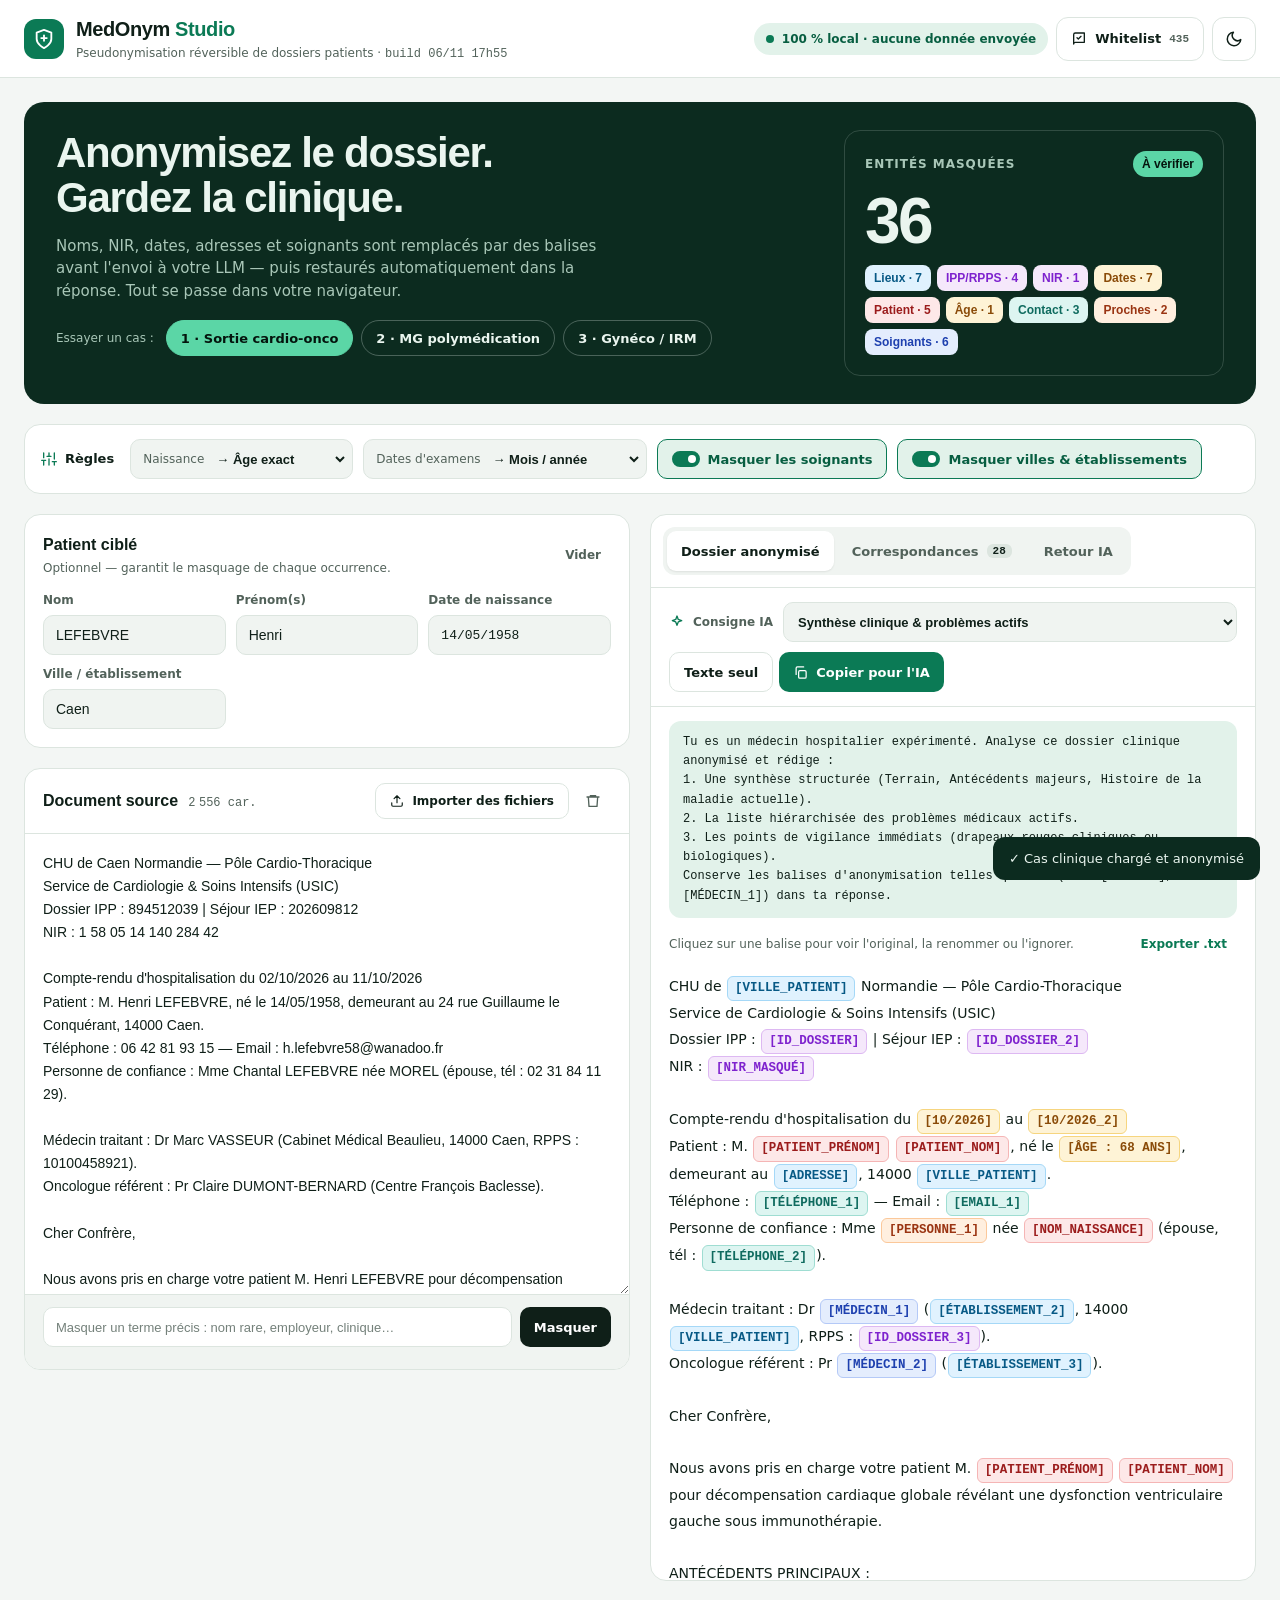
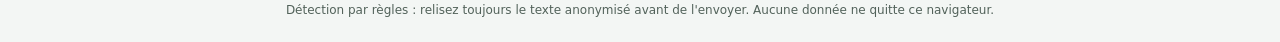
<file: medonym/index.html>
<!doctype html>
<html lang="fr">
<head>
<meta charset="utf-8">
<meta name="viewport" content="width=device-width, initial-scale=1">
<title>MedOnym Studio — Anonymisation clinique 100 % locale</title>
<meta name="description" content="Pseudonymisation réversible de dossiers patients avant envoi à une IA. Tout se passe dans votre navigateur.">
<link rel="icon" href="data:image/svg+xml,%3Csvg xmlns='http://www.w3.org/2000/svg' viewBox='0 0 24 24'%3E%3Crect width='24' height='24' rx='6' fill='%230B7A55'/%3E%3Cpath d='M12 19s5-2.5 5-6.5V7.5L12 5.5 7 7.5v5c0 4 5 6.5 5 6.5z' fill='none' stroke='white' stroke-width='1.6'/%3E%3C/svg%3E">


<script src="./pdf.min.js"></script>
<style>
.mo{--bg:#F3F6F4;--card:#FFFFFF;--ink:#0F1F18;--muted:#52625A;--line:#DCE5DF;--soft:#F0F4F1;--acc:#0B7A55;--acc-strong:#075E41;--acc-soft:#E2F2EA;--acc-ink:#FFFFFF;--hero:#0C2B1F;--hero-ink:#EAF5EF;--hero-muted:#A9C7B8;--hero-line:rgba(234,245,239,.16);
--pc-PATIENT-bg:#FDE8E8;--pc-PATIENT-fg:#9B1C1C;--pc-PATIENT-bd:#F5B5B5;
--pc-PERSONNE-bg:#FFEFDF;--pc-PERSONNE-fg:#9A3412;--pc-PERSONNE-bd:#FBC89A;
--pc-MEDECIN-bg:#E4EDFD;--pc-MEDECIN-fg:#1E40AF;--pc-MEDECIN-bd:#B4C9F7;
--pc-ID-bg:#F5E8FB;--pc-ID-fg:#7E22CE;--pc-ID-bd:#DDB8F2;
--pc-DATE-bg:#FEF3D6;--pc-DATE-fg:#8A4B08;--pc-DATE-bd:#F6D57F;
--pc-CONTACT-bg:#DDF5F1;--pc-CONTACT-fg:#0F6B5F;--pc-CONTACT-bd:#9FDDD2;
--pc-LIEU-bg:#E0F2FE;--pc-LIEU-fg:#075985;--pc-LIEU-bd:#A5D8F7;
--pc-CUSTOM-bg:#EEF1EF;--pc-CUSTOM-fg:#3A4741;--pc-CUSTOM-bd:#C5CEC9}
.mo.dark{--bg:#09130F;--card:#101C16;--ink:#E6EFEA;--muted:#9DB0A6;--line:#22342B;--soft:#15241D;--acc:#34C38F;--acc-strong:#5BD6A6;--acc-soft:#123528;--acc-ink:#04140D;--hero:#0F2A1F;
--pc-PATIENT-bg:#3A1717;--pc-PATIENT-fg:#FCA5A5;--pc-PATIENT-bd:#7F2A2A;
--pc-PERSONNE-bg:#3A2414;--pc-PERSONNE-fg:#FDBA74;--pc-PERSONNE-bd:#7C3F12;
--pc-MEDECIN-bg:#172440;--pc-MEDECIN-fg:#A9C2FA;--pc-MEDECIN-bd:#2F4C8A;
--pc-ID-bg:#2E1A3A;--pc-ID-fg:#E2C2F8;--pc-ID-bd:#5E2F80;
--pc-DATE-bg:#3A2C10;--pc-DATE-fg:#FCD98A;--pc-DATE-bd:#7A5A14;
--pc-CONTACT-bg:#10302B;--pc-CONTACT-fg:#9EE6D9;--pc-CONTACT-bd:#1F6157;
--pc-LIEU-bg:#10283A;--pc-LIEU-fg:#A8DCFB;--pc-LIEU-bd:#1F5577;
--pc-CUSTOM-bg:#1F2925;--pc-CUSTOM-fg:#D3DDD8;--pc-CUSTOM-bd:#3C4A43}
.mo button{cursor:pointer;font-family:inherit}
.mo button:hover{filter:brightness(.97)}
.mo.dark button:hover{filter:brightness(1.12)}
.mo input:focus,.mo textarea:focus,.mo select:focus{outline:2px solid var(--acc);outline-offset:1px}
.mo button:focus-visible{outline:2px solid var(--acc);outline-offset:2px}
.mo textarea::placeholder,.mo input::placeholder{color:var(--muted);opacity:.8}
a{color:var(--acc)}a:hover{color:var(--acc-strong)}

*{box-sizing:border-box}
body{margin:0}
.wrap{max-width:1440px;margin:0 auto}
.card{background:var(--card);border:1px solid var(--line);border-radius:16px}
.h2{margin:0;font-family:'Space Grotesk',Inter,sans-serif;font-size:16px;font-weight:600}
.sub{margin:2px 0 0;font-size:12px;color:var(--muted)}
.lbl{font-size:12px;font-weight:600;color:var(--muted)}
.inp{height:40px;padding:0 12px;border:1px solid var(--line);border-radius:10px;background:var(--soft);color:var(--ink);font:500 14px Inter,sans-serif;width:100%;min-width:0}
.mono{font-family:'JetBrains Mono',monospace}
.sr{position:absolute;width:1px;height:1px;overflow:hidden;clip:rect(0 0 0 0)}
.btn{height:40px;padding:0 14px;border-radius:10px;border:1px solid var(--line);background:var(--card);color:var(--ink);font-size:13px;font-weight:600;display:inline-flex;align-items:center;gap:8px;white-space:nowrap}
.btn-acc{border:0;background:var(--acc);color:var(--acc-ink)}
.btn-ghost{border:0;background:transparent;color:var(--acc);font-size:12px;height:32px;padding:0 10px}
.btn-icon{width:36px;height:36px;border-radius:10px;border:0;background:transparent;color:var(--muted);display:inline-flex;align-items:center;justify-content:center;padding:0}
.chip{display:inline-flex;align-items:center;height:26px;padding:0 9px;border-radius:8px;font:600 12px Inter,sans-serif}
.pill{display:inline;padding:1px 7px;margin:0 1px;border-radius:6px;border:1px solid;font:600 12.5px/1.7 'JetBrains Mono',monospace;cursor:pointer;vertical-align:baseline}
.sel{display:inline-flex;align-items:center;gap:8px;height:40px;padding:0 4px 0 12px;border-radius:10px;background:var(--soft);border:1px solid var(--line);font-size:12px;color:var(--muted)}
.sel select{height:36px;border:0;background:transparent;color:var(--ink);font:600 13px Inter,sans-serif}
.tog{height:40px;padding:0 14px;border-radius:10px;display:inline-flex;align-items:center;gap:8px;font-size:13px;font-weight:600;border:1px solid var(--line);background:var(--soft);color:var(--muted)}
.tog .sw{width:28px;height:16px;border-radius:999px;border:2px solid var(--muted);position:relative;transition:.15s}
.tog .sw::after{content:"";position:absolute;top:2px;left:2px;width:8px;height:8px;border-radius:50%;background:var(--muted);transition:.15s}
.tog[aria-pressed="true"]{border-color:var(--acc);background:var(--acc-soft);color:var(--acc-strong)}
.tog[aria-pressed="true"] .sw{border-color:var(--acc);background:var(--acc)}
.tog[aria-pressed="true"] .sw::after{left:14px;background:#fff}
.tab{height:40px;padding:0 14px;border-radius:9px;border:0;display:inline-flex;align-items:center;gap:8px;font-size:13px;font-weight:600;background:transparent;color:var(--muted)}
.tab[aria-selected="true"]{background:var(--card);color:var(--ink);box-shadow:0 1px 2px rgba(0,0,0,.08)}
.case{height:36px;padding:0 14px;border-radius:999px;font-size:13px;font-weight:600;border:1px solid rgba(234,245,239,.28);background:transparent;color:#EAF5EF}
.case.on{border-color:#5BD6A6;background:#5BD6A6;color:#04140D}
.hidden{display:none!important}
.modal{position:fixed;inset:0;z-index:50;background:rgba(6,18,12,.55);display:flex;align-items:center;justify-content:center;padding:16px}
.dlg{width:100%;background:var(--card);color:var(--ink);border:1px solid var(--line);border-radius:18px;padding:20px;display:flex;flex-direction:column;gap:14px}
.kv{display:flex;justify-content:space-between;gap:12px;padding:10px 12px;border-radius:10px;background:var(--soft)}
.drop{outline:2px dashed var(--acc);outline-offset:-6px}
table td,table th{padding:8px 12px}
</style>
</head>
<body>
<div id="app" class="mo" style="min-height:100vh;background:var(--bg);color:var(--ink);font-family:Inter,system-ui,sans-serif;font-size:14px;line-height:1.5">

<header style="border-bottom:1px solid var(--line);background:var(--card)">
<div class="wrap" style="padding:14px 24px;display:flex;flex-wrap:wrap;align-items:center;justify-content:space-between;gap:12px">
<div style="display:flex;align-items:center;gap:12px">
<div style="width:40px;height:40px;border-radius:12px;background:var(--acc);color:var(--acc-ink);display:flex;align-items:center;justify-content:center">
<svg aria-hidden="true" width="22" height="22" viewBox="0 0 24 24" fill="none" stroke="currentColor" stroke-width="2" stroke-linecap="round" stroke-linejoin="round"><path d="M12 22s8-4 8-10V5l-8-3-8 3v7c0 6 8 10 8 10z"/><path d="M12 8v6M9 11h6"/></svg>
</div>
<div style="display:flex;flex-direction:column">
<span style="font-family:'Space Grotesk',Inter,sans-serif;font-size:20px;font-weight:700;letter-spacing:-.02em">MedOnym<span style="color:var(--acc)"> Studio</span></span>
<span style="font-size:12px;color:var(--muted)">Pseudonymisation réversible de dossiers patients · <span class="mono">build 06/11 17h55</span></span>
</div>
</div>
<div style="display:flex;align-items:center;gap:8px;flex-wrap:wrap">
<span style="display:inline-flex;align-items:center;gap:8px;height:32px;padding:0 12px;border-radius:999px;background:var(--acc-soft);color:var(--acc-strong);font-size:12px;font-weight:600"><span style="width:8px;height:8px;border-radius:50%;background:var(--acc)"></span>100 % local · aucune donnée envoyée</span>
<button type="button" class="btn" id="open-wl" style="height:44px;border-radius:12px">
<svg aria-hidden="true" width="16" height="16" viewBox="0 0 24 24" fill="none" stroke="currentColor" stroke-width="2" stroke-linecap="round" stroke-linejoin="round"><path d="M4 19.5A2.5 2.5 0 0 1 6.5 17H20V3H6.5A2.5 2.5 0 0 0 4 5.5z"/><path d="M9 10l2 2 4-4"/></svg>
Whitelist <span class="mono" id="wl-count" style="font-size:11px;color:var(--muted)"></span></button>
<button type="button" class="btn" id="theme" aria-label="Basculer le thème clair ou sombre" style="width:44px;height:44px;padding:0;justify-content:center;border-radius:12px">
<svg id="ic-moon" aria-hidden="true" width="18" height="18" viewBox="0 0 24 24" fill="none" stroke="currentColor" stroke-width="2" stroke-linecap="round" stroke-linejoin="round"><path d="M21 12.8A9 9 0 1 1 11.2 3a7 7 0 0 0 9.8 9.8z"/></svg>
<svg id="ic-sun" class="hidden" aria-hidden="true" width="18" height="18" viewBox="0 0 24 24" fill="none" stroke="currentColor" stroke-width="2" stroke-linecap="round"><circle cx="12" cy="12" r="4"/><path d="M12 2v2M12 20v2M4.9 4.9l1.4 1.4M17.7 17.7l1.4 1.4M2 12h2M20 12h2M4.9 19.1l1.4-1.4M17.7 6.3l1.4-1.4"/></svg>
</button>
</div>
</div>
</header>

<main class="wrap" style="padding:24px;display:flex;flex-direction:column;gap:20px">

<section style="background:var(--hero);color:var(--hero-ink);border-radius:20px;padding:28px 32px;display:flex;flex-wrap:wrap;gap:28px;align-items:stretch;justify-content:space-between">
<div style="flex:1 1 520px;min-width:0;display:flex;flex-direction:column;gap:14px">
<h1 style="margin:0;font-family:'Space Grotesk',Inter,sans-serif;font-size:clamp(28px,3.4vw,42px);line-height:1.08;letter-spacing:-.03em;font-weight:600">Anonymisez le dossier.<br>Gardez la clinique.</h1>
<p style="margin:0;max-width:560px;color:var(--hero-muted);font-size:15px">Noms, NIR, dates, adresses et soignants sont remplacés par des balises avant l'envoi à votre LLM — puis restaurés automatiquement dans la réponse. Tout se passe dans votre navigateur.</p>
<div style="display:flex;flex-wrap:wrap;align-items:center;gap:8px;margin-top:4px">
<span style="font-size:12px;color:var(--hero-muted);margin-right:4px">Essayer un cas :</span>
<span id="cases" style="display:contents"></span>
</div>
</div>
<div style="flex:0 1 380px;min-width:260px;border:1px solid var(--hero-line);border-radius:16px;padding:20px;display:flex;flex-direction:column;gap:12px">
<div style="display:flex;align-items:center;justify-content:space-between;gap:8px">
<span style="font-size:12px;font-weight:600;text-transform:uppercase;letter-spacing:.08em;color:var(--hero-muted)">Entités masquées</span>
<span id="ready" class="chip" style="border-radius:999px"></span>
</div>
<div id="total" style="font-family:'Space Grotesk',Inter,sans-serif;font-size:64px;font-weight:600;line-height:1;letter-spacing:-.04em">0</div>
<div id="stats" style="display:flex;flex-wrap:wrap;gap:6px"></div>
</div>
</section>

<section class="card" aria-label="Règles cliniques" style="padding:14px 16px;display:flex;flex-wrap:wrap;align-items:center;gap:10px">
<span style="display:inline-flex;align-items:center;gap:8px;font-weight:600;font-size:13px;margin-right:6px"><svg aria-hidden="true" width="16" height="16" viewBox="0 0 24 24" fill="none" stroke="var(--acc)" stroke-width="2" stroke-linecap="round"><path d="M4 21v-7M4 10V3M12 21v-9M12 8V3M20 21v-5M20 12V3M1 14h6M9 8h6M17 16h6"/></svg>Règles</span>
<label class="sel" for="ddn-mode">Naissance
<select id="ddn-mode"><option value="age">→ Âge exact</option><option value="year">→ Année seule</option><option value="strict">→ Masquage strict</option></select></label>
<label class="sel" for="date-mode">Dates d'examens
<select id="date-mode"><option value="month_year">→ Mois / année</option><option value="shift">→ Décalage cohérent</option><option value="strict">→ Masquage strict</option><option value="keep">→ Conserver</option></select></label>
<button type="button" id="shift" class="hidden mono" style="height:40px;padding:0 12px;border-radius:10px;border:1px solid var(--pc-DATE-bd);background:var(--pc-DATE-bg);color:var(--pc-DATE-fg);font-size:12px;font-weight:600"></button>
<button type="button" class="tog" id="tog-docs" aria-pressed="true"><span class="sw"></span>Masquer les soignants</button>
<button type="button" class="tog" id="tog-places" aria-pressed="true"><span class="sw"></span>Masquer villes &amp; établissements</button>
</section>

<div style="display:flex;flex-wrap:wrap;gap:20px;align-items:flex-start">
<div style="flex:1 1 560px;min-width:0;display:flex;flex-direction:column;gap:20px">

<section class="card" style="padding:18px">
<div style="display:flex;align-items:center;justify-content:space-between;gap:8px;margin-bottom:14px">
<div><h2 class="h2">Patient ciblé</h2><p class="sub">Optionnel — garantit le masquage de chaque occurrence.</p></div>
<button type="button" class="btn-ghost" id="clear-ctx" style="color:var(--muted);border:0;background:transparent;font-weight:600">Vider</button>
</div>
<div style="display:grid;grid-template-columns:repeat(auto-fit,minmax(150px,1fr));gap:10px">
<div style="display:flex;flex-direction:column;gap:6px"><label class="lbl" for="ctx-nom">Nom</label><input class="inp ctx" id="ctx-nom" data-k="nom" placeholder="DUPONT"></div>
<div style="display:flex;flex-direction:column;gap:6px"><label class="lbl" for="ctx-prenom">Prénom(s)</label><input class="inp ctx" id="ctx-prenom" data-k="prenom" placeholder="Jean-Pierre"></div>
<div style="display:flex;flex-direction:column;gap:6px"><label class="lbl" for="ctx-ddn">Date de naissance</label><input class="inp ctx mono" id="ctx-ddn" data-k="ddn" placeholder="JJ/MM/AAAA" style="font-size:13px"></div>
<div style="display:flex;flex-direction:column;gap:6px"><label class="lbl" for="ctx-ville">Ville / établissement</label><input class="inp ctx" id="ctx-ville" data-k="ville" placeholder="Caen, CHU…"></div>
</div>
</section>

<section class="card" id="dropzone" style="overflow:hidden;display:flex;flex-direction:column">
<div style="padding:14px 18px;border-bottom:1px solid var(--line);display:flex;flex-wrap:wrap;align-items:center;justify-content:space-between;gap:8px">
<div style="display:flex;align-items:baseline;gap:10px"><h2 class="h2">Document source</h2><span class="mono" id="chars" style="font-size:12px;color:var(--muted)"></span></div>
<div style="display:flex;align-items:center;gap:6px">
<button type="button" id="mask-sel" class="hidden" style="height:36px;padding:0 12px;border-radius:10px;border:0;background:var(--pc-PATIENT-fg);color:#fff;font-size:12px;font-weight:600">Masquer « <span id="sel-prev"></span> »</button>
<label class="btn" style="height:36px;cursor:pointer;font-size:12px">
<svg aria-hidden="true" width="14" height="14" viewBox="0 0 24 24" fill="none" stroke="currentColor" stroke-width="2" stroke-linecap="round" stroke-linejoin="round"><path d="M21 15v4a2 2 0 0 1-2 2H5a2 2 0 0 1-2-2v-4M17 8l-5-5-5 5M12 3v12"/></svg>
Importer des fichiers<input type="file" id="file" accept=".txt,.md,.csv,.pdf" multiple class="sr"></label>
<button type="button" class="btn-icon" id="clear-text" aria-label="Effacer le texte source"><svg aria-hidden="true" width="16" height="16" viewBox="0 0 24 24" fill="none" stroke="currentColor" stroke-width="2" stroke-linecap="round" stroke-linejoin="round"><path d="M3 6h18M8 6V4h8v2M19 6l-1 14H6L5 6"/></svg></button>
</div>
</div>
<div id="pdf-banner" class="hidden" style="padding:8px 18px;background:var(--acc-soft);color:var(--acc-strong);font-size:12px;font-weight:600"></div>
<label for="source" class="sr">Document médical source</label>
<textarea id="source" placeholder="Collez un compte-rendu, une lettre de liaison, un résultat de biologie… ou glissez-déposez un ou plusieurs PDF / TXT : ils sont regroupés en un seul dossier, anonymisé avec des balises cohérentes.&#10;&#10;Astuce : sélectionnez un mot pour le masquer en un clic." style="width:100%;height:460px;padding:18px;border:0;background:transparent;color:var(--ink);font:400 14px/1.65 Inter,sans-serif;resize:vertical"></textarea>
<div style="padding:12px 18px;border-top:1px solid var(--line);background:var(--soft);display:flex;flex-direction:column;gap:10px">
<div style="display:flex;flex-wrap:wrap;gap:8px">
<label for="custom" class="sr">Terme à masquer</label>
<input class="inp" id="custom" placeholder="Masquer un terme précis : nom rare, employeur, clinique…" style="flex:1 1 240px;background:var(--card);font-size:13px">
<button type="button" id="add-custom" class="btn" style="border:0;background:var(--ink);color:var(--card)">Masquer</button>
</div>
<div id="custom-chips" style="display:flex;flex-wrap:wrap;gap:6px"></div>
</div>
</section>
</div>

<section class="card" style="flex:1 1 560px;min-width:0;overflow:hidden;display:flex;flex-direction:column">
<div style="padding:12px;border-bottom:1px solid var(--line)">
<div role="tablist" style="display:inline-flex;flex-wrap:wrap;gap:4px;padding:4px;background:var(--soft);border-radius:12px">
<button type="button" role="tab" class="tab" data-tab="out" aria-selected="true">Dossier anonymisé</button>
<button type="button" role="tab" class="tab" data-tab="map" aria-selected="false">Correspondances <span id="map-count" class="mono" style="font-size:11px;padding:1px 6px;border-radius:6px;background:var(--line);color:var(--ink)">0</span></button>
<button type="button" role="tab" class="tab" data-tab="rev" aria-selected="false">Retour IA</button>
</div>
</div>

<div id="pane-out" style="display:flex;flex-direction:column">
<div style="padding:14px 18px;border-bottom:1px solid var(--line);display:flex;flex-wrap:wrap;align-items:center;gap:10px">
<label for="prompt" class="lbl" style="display:inline-flex;align-items:center;gap:8px"><svg aria-hidden="true" width="16" height="16" viewBox="0 0 24 24" fill="none" stroke="var(--acc)" stroke-width="2" stroke-linecap="round" stroke-linejoin="round"><path d="M12 3l1.9 5.1L19 10l-5.1 1.9L12 17l-1.9-5.1L5 10l5.1-1.9z"/></svg>Consigne IA</label>
<select id="prompt" class="inp" style="flex:1 1 240px;width:auto;font-weight:600;font-size:13px;padding:0 10px">
<option value="none">Aucune — dossier seul</option>
<option value="synthese" selected>Synthèse clinique &amp; problèmes actifs</option>
<option value="diag">Diagnostic différentiel &amp; examens</option>
<option value="iatrogenie">Analyse d'ordonnance (STOPP/START)</option>
<option value="courrier">Courrier d'adressage à un confrère</option>
<option value="mdph">Argumentaire MDPH / ALD</option>
</select>
<div style="display:flex;gap:6px;flex-wrap:wrap">
<button type="button" class="btn" id="copy-plain">Texte seul</button>
<button type="button" class="btn btn-acc" id="copy-full"><svg aria-hidden="true" width="15" height="15" viewBox="0 0 24 24" fill="none" stroke="currentColor" stroke-width="2" stroke-linecap="round" stroke-linejoin="round"><rect x="9" y="9" width="12" height="12" rx="2"/><path d="M5 15V5a2 2 0 0 1 2-2h10"/></svg>Copier pour l'IA</button>
</div>
</div>
<div id="prompt-box" class="mono" style="margin:14px 18px 0;padding:12px 14px;border-radius:12px;background:var(--acc-soft);color:var(--ink);font-size:12px;line-height:1.6;white-space:pre-wrap"></div>
<div style="padding:10px 18px 0;display:flex;flex-wrap:wrap;align-items:center;justify-content:space-between;gap:8px;font-size:12px;color:var(--muted)">
<span>Cliquez sur une balise pour voir l'original, la renommer ou l'ignorer.</span>
<button type="button" class="btn-ghost" id="download" style="font-weight:600;border:0;background:transparent">Exporter .txt</button>
</div>
<div id="output" aria-live="polite" style="padding:14px 18px 22px;min-height:420px;max-height:620px;overflow-y:auto;white-space:pre-wrap;font-size:14px;line-height:1.85"></div>
</div>

<div id="pane-map" class="hidden" style="padding:18px;flex-direction:column;gap:12px">
<div><h3 class="h2">Table de correspondance</h3><p class="sub">En mémoire locale uniquement. Jamais incluse dans la copie vers l'IA.</p></div>
<div style="overflow-x:auto;border:1px solid var(--line);border-radius:12px">
<table style="width:100%;border-collapse:collapse;font-size:13px;min-width:560px">
<thead><tr style="background:var(--soft);text-align:left;font-size:11px;text-transform:uppercase;letter-spacing:.06em;color:var(--muted)"><th>Balise</th><th>Original</th><th>Règle</th><th style="text-align:right">Action</th></tr></thead>
<tbody id="rows"></tbody>
</table>
</div>
</div>

<div id="pane-rev" class="hidden" style="padding:18px;flex-direction:column;gap:14px">
<div style="padding:12px 14px;border-radius:12px;background:var(--acc-soft);font-size:13px"><strong>Ré-identification locale.</strong> Collez la réponse de l'IA contenant les balises : les vrais noms sont restaurés ici, prêts pour votre logiciel métier.</div>
<div style="display:flex;flex-direction:column;gap:6px">
<div style="display:flex;align-items:center;justify-content:space-between;gap:8px"><label for="rev-in" class="lbl">1 · Réponse de l'IA</label><button type="button" class="btn-ghost" id="sample-ai" style="font-weight:600;border:0;background:transparent">Charger un exemple</button></div>
<textarea id="rev-in" placeholder="Ex : Synthèse concernant [PATIENT], suivi par le [MÉDECIN_1]…" style="width:100%;height:170px;padding:12px;border:1px solid var(--line);border-radius:12px;background:var(--soft);color:var(--ink);font:400 13px/1.6 Inter,sans-serif;resize:vertical"></textarea>
</div>
<div style="display:flex;flex-direction:column;gap:6px">
<div style="display:flex;align-items:center;justify-content:space-between;gap:8px"><span class="lbl" style="color:var(--acc)">2 · Texte ré-identifié</span><button type="button" class="btn btn-acc" id="copy-rev" style="height:36px;font-size:12px">Copier pour mon logiciel</button></div>
<div id="rev-out" style="min-height:180px;max-height:320px;overflow-y:auto;padding:14px;border:1px solid var(--acc);border-radius:12px;white-space:pre-wrap;font-size:13px;line-height:1.75"></div>
</div>
</div>
</section>
</div>

<p style="margin:0;text-align:center;font-size:12px;color:var(--muted)">Détection par règles : relisez toujours le texte anonymisé avant de l'envoyer. Aucune donnée ne quitte ce navigateur.</p>
</main>

<div id="m-insp" class="modal hidden"><div class="dlg" role="dialog" aria-modal="true" aria-labelledby="insp-t" style="max-width:440px">
<div style="display:flex;align-items:center;justify-content:space-between"><h3 id="insp-t" class="h2" style="font-size:17px">Entité détectée</h3><button type="button" class="btn-icon close" aria-label="Fermer" style="background:var(--soft);color:var(--ink);font-size:18px">×</button></div>
<div style="display:flex;flex-direction:column;gap:8px;font-size:13px">
<div class="kv"><span style="color:var(--muted)">Original</span><span class="mono" id="insp-o" style="font-weight:600;color:var(--pc-PATIENT-fg);text-align:right"></span></div>
<div class="kv"><span style="color:var(--muted)">Balise</span><span class="mono" id="insp-k" style="font-weight:600;color:var(--acc-strong);text-align:right"></span></div>
<div class="kv"><span style="color:var(--muted)">Règle</span><span id="insp-r" style="font-weight:600;text-align:right"></span></div>
</div>
<div style="display:flex;flex-direction:column;gap:6px"><label for="ov" class="lbl">Renommer la balise</label>
<div style="display:flex;gap:8px"><input id="ov" class="inp mono" style="flex:1;font-size:13px"><button type="button" class="btn btn-acc" id="save-ov">Appliquer</button></div></div>
<button type="button" id="ignore-insp" style="height:44px;border-radius:12px;border:1px solid var(--pc-DATE-bd);background:var(--pc-DATE-bg);color:var(--pc-DATE-fg);font-size:13px;font-weight:600">Faux positif — toujours conserver ce terme</button>
</div></div>

<div id="m-wl" class="modal hidden"><div class="dlg" role="dialog" aria-modal="true" aria-labelledby="wl-t" style="max-width:720px;max-height:85vh">
<div style="display:flex;align-items:flex-start;justify-content:space-between;gap:12px"><div><h3 id="wl-t" class="h2" style="font-size:17px">Whitelist médicale</h3><p class="sub">Ces acronymes et termes ne sont jamais pris pour des noms de famille.</p></div><button type="button" class="btn-icon close" aria-label="Fermer" style="background:var(--soft);color:var(--ink);font-size:18px">×</button></div>
<div style="display:flex;gap:8px"><label for="wl-add" class="sr">Acronyme à protéger</label><input id="wl-add" class="inp mono" placeholder="Ajouter un acronyme : TAVI, EFR…" style="flex:1;font-size:13px"><button type="button" class="btn btn-acc" id="add-wl">Ajouter</button></div>
<div id="wl-chips" style="flex:1;overflow-y:auto;padding:12px;border-radius:12px;background:var(--soft);display:flex;flex-wrap:wrap;gap:6px;align-content:flex-start"></div>
</div></div>

<div id="toast" role="status" class="hidden" style="position:fixed;right:20px;bottom:20px;z-index:60;max-width:360px;padding:12px 16px;border-radius:12px;background:var(--hero);color:var(--hero-ink);font-size:13px;font-weight:500"></div>
</div>
<script>
var MO_WL = ['HTA','BPCO','DID','DNID','IRC','IRA','FA','ACFA','TVP','EP','IDM','SCA','AVC','AIT','OAP','SDRA','RGO','MICI','RCH','PR','SPA','LED','SLA','SEP','SAOS','SAS','SOPK','VIH','SIDA','VHB','VHC','CMV','EBV','HPV','BMR','BHRE','SARM','BLSE','EBLSE','TAG','EDC','TOC','TSPT','TDAH','TSA','VPPB','TV','FV','BAV','BBG','BBD','ESA','ESV','CMH','CMD','CIA','CIV','AOMI','AAA','HTAP','PID','DDB','PNO','PAC','PFLA','EABPCO',
'IRM','TDM','TEP','PET','ECG','ETT','ETO','EMG','EEG','EFR','FOGD','OCT','FO','LAF','BOM','PBF','PBR','PL','LCR','MAMMO','PANO','SCINTI','ECHO','DOPPLER','KT','CORO',
'NFS','CRP','VS','PCT','DFG','CKD','EPI','MDRD','ALAT','ASAT','GGT','PAL','TSH','T3','T4','PSA','HBA1C','INR','TCA','TP','TQ','BNP','NT-PROBNP','ECBU','PCR','BHC','IONO','GDS','LDH','CPK','TROPONINE','FERRITINE','CST','PTH','VITD','BHCG','FSH','LH','AMH','ACTH','IGE','IGG','IGA','IGM','FAN','ANCA','CCP','HLA','B27','VEMS','CVF','DLCO','CPT','IMC','BMI','PA','PAS','PAD','PAM','FC','FR','SPO2','SAO2','PAO2','PACO2','FIO2','EVA','EN','FEVG','FEVD','PAP','PAPS','PIO','OD','OG','ODG','CAE','MT',
'IPP','AINS','AVK','AOD','NACO','IEC','ARA2','ARAII','ISRS','IRSNA','BZD','ATB','CTC','VNI','PPC','CPAP','O2','OLD','TAVI','ATL','IVA','CX','CD','PICC','VVP','VVC','SNG','GPE','SAD','CBU','DIU','SIU','THS','PMA','IVG','IMG','FCU','RCP','PPS','LATA','NRP',
'MMSE','MOCA','IADL','ADL','GIR','OMS','KPS','NYHA','CCS','TNM','CHADS','HAS-BLED','WELLS','SOFA','QSOFA','IGS','GCS','NIHSS','RANKIN','BARTHEL','KATZ','MNA','STOPP','START','SCORE','STADE','GRADE','CLASSE','TYPE','IAH',
'CHU','CHR','CH','CHRU','APHP','AP-HP','HCL','APHM','EHPAD','USLD','SSR','SMR','HAD','SSIAD','SAMU','SMUR','SAU','USC','USI','USIC','REA','UHCD','CMP','CATTP','HDJ','HDS','ALD','MDPH','CPAM','MSA','MGEN','CMU','CSS','AME','AT','MP','RQTH','AAH','APA',
'ORL','HGE','MPR','GYN','OBS','PED','PSY','GER','ONC','HEM','DERM','OPHT','RHU','URO','IDE','IDEL','AS','AES','AMP','MK','MKDE','SF','PH','CCA','PU-PH','INTERNE','MG','CRAT','ANSM','HAS','ARS','INSERM','CNAM','RPPS','ADELI','FINESS','NIR','INS',
'I','II','III','IV','V','VI','VII','VIII','IX','X','ML','UI','MMHG','BPM','KG','CM','MM','MMOL','UMOL','NG','PG','UG','KCAL',
'MOTIF','ANTECEDENTS','ATCD','HISTOIRE','HDM','CLINIQUE','EXAMEN','BIOLOGIE','IMAGERIE','CONCLUSION','SYNTHESE','TRAITEMENT','ORDONNANCE','SORTIE','ENTREE','COMPTE','RENDU','URGENCES','CONSULTATION','HOSPITALISATION','CHIRURGIE','MEDICAL','NORMAL','RAS','NSP','OUI','NON','JOUR','NUIT','MATIN','MIDI','SOIR','SEMAINE','MOIS','ANS','DATE','NOM','PRENOM','PRENOMS',
'PATIENT','PATIENTE','MONSIEUR','MADAME','DOCTEUR','PROFESSEUR','INDICATION','INDICATIONS','RESULTAT','RESULTATS','TECHNIQUE','COMMENTAIRE','DIPLOME','INSEE',
'ECHOGRAPHIE','RADIOGRAPHIE','RADIO','SCANNER','SCANOGRAPHIE','MAMMOGRAPHIE','ECHO-DOPPLER','ANGIOSCANNER','ARTHROSCANNER','OSTEODENSITOMETRIE','ELECTROCARDIOGRAMME','FIBROSCOPIE','COLOSCOPIE','ENDOSCOPIE','BIOPSIE','CYTOPONCTION','ABDOMINALE','ABDOMINO-PELVIENNE','PELVIENNE','THORACIQUE','RENALE','HEPATIQUE','CERVICALE','LOMBAIRE','THYROIDIENNE','MAMMAIRE','MEDICALE','INTERVENTIONNELLE','NUCLEAIRE','OSTEO-ARTICULAIRE','PEDIATRIQUE','CEREBRALE','CARDIAQUE','VESICALE','PROSTATIQUE','ARTERIEL','VEINEUX','DROIT','GAUCHE','BILATERAL','BILATERALE'];

var MO_FIRST = new Set(['jean','pierre','michel','andre','philippe','rene','louis','alain','jacques','bernard','marcel','daniel','roger','robert','paul','claude','christian','henri','georges','nicolas','francois','patrick','gerard','christophe','joseph','julien','maurice','laurent','frederic','eric','david','stephane','pascal','sebastien','alexandre','thierry','olivier','thomas','antoine','maxime','lucas','hugo','arthur','marie','jeanne','francoise','monique','catherine','nathalie','isabelle','sylvie','martine','madeleine','suzanne','anne','valerie','christine','marguerite','jacqueline','sophie','sandrine','celine','veronique','chloe','camille','lea','manon','emma','sarah','laura','julie','mathilde','pauline','charlotte','amelie','claire','elise','helene','brigitte','genevieve','odette','simone','yvette','denise','paulette','colette','mireille','michele','chantal','dominique','patricia','aurelie','emilie','elodie','marine','lucie','alice','jean-pierre','jean-claude','jean-luc','jean-marc','jean-paul','jean-francois','jean-louis','jean-michel','jean-marie','marie-claire','marie-therese','marie-france','marie-laure','anne-marie']);

var MO_PROMPTS = {
none: '',
synthese: "Tu es un médecin hospitalier expérimenté. Analyse ce dossier clinique anonymisé et rédige :\n1. Une synthèse structurée (Terrain, Antécédents majeurs, Histoire de la maladie actuelle).\n2. La liste hiérarchisée des problèmes médicaux actifs.\n3. Les points de vigilance immédiats (drapeaux rouges cliniques ou biologiques).\nConserve les balises d'anonymisation telles quelles (ex : [PATIENT], [MÉDECIN_1]) dans ta réponse.",
diag: "Tu es un médecin interniste senior. À partir de ce dossier clinique anonymisé :\n1. Propose les hypothèses diagnostiques principales et le diagnostic différentiel argumenté.\n2. Indique les examens complémentaires les plus pertinents en première puis en seconde intention.\nConserve les balises d'anonymisation ([PATIENT], etc.) dans ta réponse.",
iatrogenie: "Tu es un pharmacien clinicien et gériatre expert des critères STOPP/START et des interactions médicamenteuses. À partir de ce dossier anonymisé :\n1. Analyse le traitement au regard de la fonction rénale (DFG), de l'âge et des comorbidités.\n2. Identifie toute iatrogénie potentielle, cascade médicamenteuse, surdosage ou contre-indication.\n3. Propose des pistes d'optimisation thérapeutique ou de déprescription argumentées.",
courrier: "À partir de ces notes cliniques anonymisées, rédige un courrier médical formel, clair et confraternel destiné à un confrère spécialiste ou au médecin traitant.\nUtilise exactement les balises présentes ([PATIENT], [MÉDECIN_1], [ÉTABLISSEMENT_1], etc.) afin que je puisse ré-identifier automatiquement le courrier.",
mdph: "À partir de ce dossier clinique anonymisé, rédige un argumentaire médical structuré et précis (retentissement fonctionnel, autonomie, périmètre de marche, besoins d'aide humaine/technique, évolution prévisible) destiné à appuyer une demande MDPH / APA / ALD."
};

var MO_CASES = {
cardio: { label: '1 · Sortie cardio-onco', ctx: { nom: 'LEFEBVRE', prenom: 'Henri', ddn: '14/05/1958', ville: 'Caen' }, text: `CHU de Caen Normandie — Pôle Cardio-Thoracique
Service de Cardiologie & Soins Intensifs (USIC)
Dossier IPP : 894512039 | Séjour IEP : 202609812
NIR : 1 58 05 14 140 284 42

Compte-rendu d'hospitalisation du 02/10/2026 au 11/10/2026
Patient : M. Henri LEFEBVRE, né le 14/05/1958, demeurant au 24 rue Guillaume le Conquérant, 14000 Caen.
Téléphone : 06 42 81 93 15 — Email : h.lefebvre58@wanadoo.fr
Personne de confiance : Mme Chantal LEFEBVRE née MOREL (épouse, tél : 02 31 84 11 29).

Médecin traitant : Dr Marc VASSEUR (Cabinet Médical Beaulieu, 14000 Caen, RPPS : 10100458921).
Oncologue référent : Pr Claire DUMONT-BERNARD (Centre François Baclesse).

Cher Confrère,

Nous avons pris en charge votre patient M. Henri LEFEBVRE pour décompensation cardiaque globale révélant une dysfonction ventriculaire gauche sous immunothérapie.

ANTÉCÉDENTS PRINCIPAUX :
- HTA essentielle et DNID bien équilibré (HbA1c 6,7% le 18/08/2026).
- ACFA paroxystique connue depuis 2023 (Score CHA2DS2-VASc = 4, HAS-BLED = 2) sous AOD.
- BPCO post-tabagique GOLD II (VEMS 64% à l'EFR de 2025), appareillé pour SAOS sévère par PPC nocturne.
- Adénocarcinome pulmonaire lobaire supérieur droit (T2bN1M0) pris en charge au CHU de Caen.

HISTOIRE DE LA MALADIE & ÉVOLUTION :
Admission au SAU le 02/10/2026 pour dyspnée stade NYHA III-IV et OAP.
À l'entrée : PA 154/92 mmHg, FC 118 bpm irrégulière, SpO2 89% en air ambiant, IMC 28 kg/m².
ECG : FA rapide à 120/min, BBG complet connu.
Biologie : NT-proBNP à 6 450 pg/mL, Troponine HS à 48 ng/L, CRP 14 mg/L, NFS normale (Hb 13,2 g/dL), DFG CKD-EPI à 52 mL/min (Créatinine 128 µmol/L), Kaliémie 4,3 mmol/L, TSH normale.
ETT réalisée le 04/10/2026 par le Dr Sophie GARNIER : FEVG abaissée à 38% (contre 55% en mai 2026), hypokinésie globale sans valvulopathie mitrale ou aortique sévère, PAPs estimée à 42 mmHg.
IRM myocardique du 08/10/2026 : pas de myocardite aiguë nécrosante, aspect de cardiomyopathie dilatée débutante.

TRAITEMENT DE SORTIE :
1. APIXABAN (ELIQUIS) 5 mg : 1 cp matin et soir
2. FUROSEMIDE 40 mg : 1 cp le matin (surveillance poids + ionogramme et DFG par l'IDE à domicile Mme Julie LEMOINE)
3. SACUBITRIL/VALSARTAN (ENTRESTO) 24/26 mg : 1 cp matin et soir
4. BISOPROLOL 2,5 mg : 1 cp le matin
5. DAPAGLIFLOZINE (FORXIGA) 10 mg : 1 cp le matin
6. METFORMINE 1000 mg : 1 cp matin et soir

Consultation de contrôle programmée le 19/11/2026 avec le Dr Marc VASSEUR puis en Cardio-Oncologie avec le Pr Claire DUMONT-BERNARD.

Bien confraternellement,
Dr Lucas CHEVALIER, Chef de Clinique Assistant (RPPS 10101894512)` },
geriatrie: { label: '2 · MG polymédication', ctx: { nom: 'ROUSSEAU', prenom: 'Simone', ddn: '22/11/1939', ville: 'Lyon' }, text: `Cabinet Médical des Brotteaux — Médecine Générale & Gériatrie
Compte-rendu de visite en EHPAD du 28/10/2026

Patiente : Mme Simone ROUSSEAU née BLANCHARD, née le 22/11/1939 (NIR : 2 39 11 69 123 045 18).
Résidente à l'EHPAD Les Acacias, 118 cours Lafayette, 69006 Lyon.
Fille et tutrice : Mme Valérie ROUSSEAU-GIRAUD (Tél : 06 11 28 49 70, email : v.giraud69@gmail.com).
Kinésithérapeute : M. Thomas MERCIER.

MOTIF : Réévaluation gériatrique globale et bilan de chutes à répétition (2 chutes mécaniques le 14/10/2026 et le 25/10/2026 sans traumatisme crânien).

TERRAIN & AUTONOMIE :
- Troubles neurocognitifs mixtes (MMSE à 19/30 en mars 2026, GIR 3).
- HTA, IRC modérée, ostéoporose fracturaire (T-score -3,1), RGO, insomnie chronique.
- Pas d'allergie médicamenteuse connue.

EXAMEN CLINIQUE :
Poids : 51 kg (perte de 3 kg en 4 mois, IMC 19,4 kg/m², MNA à 16/30).
PA couchée : 138/76 mmHg ; PA debout à 3 min : 108/62 mmHg (hypotension orthostatique franche symptomatique), FC 64 bpm.
Auscultation cardio-pulmonaire libre, pas de signe d'insuffisance cardiaque droite ou gauche.

BIOLOGIE DU 26/10/2026 (Laboratoire BioRhône) :
- NFS : Hb 11,4 g/dL, VGM 88 fL, Plaquettes 215 G/L.
- Ionogramme : Na 133 mmol/L (hyponatrémie légère), K 4,1 mmol/L, Créatinine 112 µmol/L soit DFG CKD-EPI à 39 mL/min, Clairance Cockcroft à 32 mL/min.
- Albumine : 31 g/L, Pré-albumine : 0,18 g/L, Vitamine D : 14 ng/mL, TSH : 2,4 mUI/L, HbA1c : 6,1%.
- ECBU négatif.

ORDONNANCE ACTUELLE À RÉÉVALUER (Polymédication) :
- ZOLPIDEM 10 mg : 1 cp au coucher
- OXAZEPAM (SERESTA) 10 mg : 1 cp matin, midi et soir
- AMLODIPINE 10 mg : 1 cp le matin
- PERINDOPRIL 8 mg : 1 cp le matin
- HYDROCHLOROTHIAZIDE 25 mg : 1 cp le matin
- OMEPRAZOLE 20 mg : 1 gélule le matin (au long cours depuis 2019 sans fibroscopie récente)
- TRAMADOL LP 100 mg : 1 cp matin et soir pour arthrose lombaire
- GLIMEPRIDE (AMAREL) 2 mg : 1 cp le matin

Avis gériatrique demandé au Dr Antoine DELACROIX (Hôpital Édouard Herriot, HCL) concernant la déprescription des psychotropes et le bilan d'hypotension orthostatique.` },
gyneco: { label: '3 · Gynéco / IRM', ctx: { nom: 'MARTINEZ', prenom: 'Camille', ddn: '09/07/1994', ville: 'Bordeaux' }, text: `Clinique Mutualiste de Bordeaux — Service de Gynécologie-Obstétrique
Consultation spécialisée Endométriose & Douleurs Pelviennes du 03/11/2026

Patiente : Mme Camille MARTINEZ, née le 09/07/1994 (NIR : 2 94 07 33 063 118 74).
Adresse : 45 avenue Thiers, 33100 Bordeaux — Tél : 07 82 45 19 63.
Compagnon : M. Julien FAURE.
Adressée par sa sage-femme Mme Élodie LAURENT et son médecin traitant le Dr Pierre-Jean BERNARD.

MOTIF DE CONSULTATION :
Dysménorrhées sévères (EVA 8/10) résistantes aux AINS, dyspareunies profondes et désir de grossesse primaire depuis 18 mois (arrêt DIU cuivre en avril 2025).

ANTÉCÉDENTS :
- G0P0. Ménarche à 12 ans, cycles réguliers de 28 jours.
- FCU du 12/01/2026 normal, test HPV négatif.
- Appendicectomie en 2011. Pas d'antécédent thrombo-embolique familial, pas de SOPK.

EXAMENS COMPLÉMENTAIRES :
1. Bilan hormonal à J3 du 15/09/2026 : FSH 6,4 UI/L, LH 5,2 UI/L, Oestradiol 42 pg/mL, AMH à 2,8 ng/mL, TSH et Prolactine normales. BHCG négatif.
2. Échographie pelvienne endovaginale et IRM pelvienne réalisées le 14/10/2026 par le Dr Nathalie ROCHE (Imagerie Tourny, Bordeaux) :
   - Utérus antéversé de taille normale, adénomyose focale de la zone jonctionnelle postérieure.
   - Endométriome ovarien gauche de 32 x 28 mm typique en hypersignal T1 et shading T2.
   - Épaississement nodulaire des ligaments utéro-sacrés (LUS) prédominant à gauche et du torus utérin, sans atteinte digestive transpariétale ni urétérale.
   - Compte des follicules antraux (CFA) : 11 à droite, 7 à gauche.

CONCLUSION :
Endométriose pelvienne profonde avec endométriome ovarien gauche chez Mme Camille MARTINEZ associée à une infertilité primaire de 18 mois.
Présentation du dossier en RCP Endométriose & PMA le 18/11/2026 avec le Dr Olivier MASSON (Chirurgien Gynécologue) et le Dr Hélène PERRIN (Biologiste PMA).` }
};

var MO_SAMPLE_AI = "Synthèse clinique & problèmes actifs — Dossier [PATIENT] ([PATIENT_PRÉNOM] [PATIENT_NOM])\n\n1. Terrain :\nPatient de [ÂGE : 68 ANS] suivi par son médecin traitant le [MÉDECIN_1] et pris en charge au [ÉTABLISSEMENT_1].\n\n2. Problématique principale :\nDécompensation cardiaque globale à FEVG réduite (38 % à l'ETT réalisée par le [MÉDECIN_3]) dans un contexte d'immunothérapie suivie par le [MÉDECIN_2].\n\n3. Conduite à tenir proposée au [MÉDECIN_1] :\n- Surveillance biologique hebdomadaire (ionogramme, créatinine/DFG, NT-proBNP) à domicile par [SOIGNANT_5].\n- Réévaluation cardiologique avec le [MÉDECIN_1] puis le [MÉDECIN_2].";

var MO_CAT_LABEL = { PATIENT: 'Patient', PERSONNE: 'Proches', MEDECIN: 'Soignants', NIR: 'NIR', ID: 'IPP/RPPS', AGE: 'Âge', DATE: 'Dates', CONTACT: 'Contact', LIEU: 'Lieux', CUSTOM: 'Perso' };
var MO_CAT_VAR = { PATIENT: 'PATIENT', PERSONNE: 'PERSONNE', MEDECIN: 'MEDECIN', NIR: 'ID', ID: 'ID', AGE: 'DATE', DATE: 'DATE', CONTACT: 'CONTACT', LIEU: 'LIEU', CUSTOM: 'CUSTOM' };

function moStrip(s) { return s.normalize('NFD').replace(/[̀-ͯ]/g, ''); }
function moEsc(s) { return s.replace(/[.*+?^${}()|[\]\\]/g, '\\$&'); }
function moPat(input) {
  var map = { a: '[aàâäáã]', e: '[eéèêë]', i: '[iîïí]', o: '[oôöóõ]', u: '[uùûüú]', y: '[yÿý]', c: '[cç]', n: '[nñ]' };
  var clean = moStrip(input.trim()).toLowerCase(), p = '';
  for (var k = 0; k < clean.length; k++) {
    var ch = clean[k];
    if (map[ch]) p += map[ch];
    else if (/\s/.test(ch)) p += '\\s+';
    else if (ch === '-' || ch === "'") p += "[-'\\s]+";
    else p += moEsc(ch);
  }
  return p;
}
function moIsWl(word, wl) {
  if (!word) return false;
  var c = word.replace(/^[.,;:()[\]'"«»]+|[.,;:()[\]'"«»]+$/g, '').trim();
  if (!c) return true;
  return wl.has(moStrip(c).toUpperCase()) || wl.has(c.toUpperCase());
}
function moAge(d, m, y) {
  var now = new Date(), yy = parseInt(y, 10);
  if (yy < 100) yy += (yy > (now.getFullYear() % 100) ? 1900 : 2000);
  var age = now.getFullYear() - yy, mm = parseInt(m, 10), dd = parseInt(d, 10);
  if (now.getMonth() + 1 < mm || (now.getMonth() + 1 === mm && now.getDate() < dd)) age--;
  return Math.max(0, Math.min(125, age));
}
function moShift(d, m, y, off) {
  var yy = parseInt(y, 10);
  if (yy < 100) yy += (yy > 26 ? 1900 : 2000);
  var dt = new Date(yy, parseInt(m, 10) - 1, parseInt(d, 10));
  if (isNaN(dt.getTime())) return d + '/' + m + '/' + y;
  dt.setDate(dt.getDate() + off);
  return String(dt.getDate()).padStart(2, '0') + '/' + String(dt.getMonth() + 1).padStart(2, '0') + '/' + dt.getFullYear();
}

function moAnonymize(src, o) {
  var matches = [], m;
  var personMap = new Map(), docMap = new Map(), placeMap = new Map(), phoneMap = new Map(), mailMap = new Map();
  var pc = 1, dc = 1, lc = 1, tc = 1, ec = 1;
  function add(start, end, category, token, original, reason, priority) {
    if (start >= end) return;
    var co = original.trim();
    if (!co) return;
    var key = moStrip(co).toLowerCase();
    if (o.overrides[key]) token = o.overrides[key];
    matches.push({ start: start, end: end, category: category, token: token, original: original, reason: reason, priority: priority });
  }
  function each(re, fn) { re.lastIndex = 0; while ((m = re.exec(src)) !== null) { fn(m); if (m[0].length === 0) re.lastIndex++; } }
  var ctx = o.ctx;

  if (ctx.nom && ctx.nom.length >= 2) ctx.nom.split(/[\s,/;-]+/).filter(function (p) { return p.length >= 2; }).forEach(function (part) {
    each(new RegExp('(?<![\\p{L}\\p{N}_])' + moPat(part) + '(?![\\p{L}\\p{N}_])', 'giu'), function (x) { add(x.index, x.index + x[0].length, 'PATIENT', '[PATIENT_NOM]', x[0], 'Ciblage prioritaire — nom', 10); });
  });
  if (ctx.prenom && ctx.prenom.length >= 2) ctx.prenom.split(/[\s,/;]+/).filter(function (p) { return p.length >= 2; }).forEach(function (part) {
    each(new RegExp('(?<![\\p{L}\\p{N}_])' + moPat(part) + '(?![\\p{L}\\p{N}_])', 'giu'), function (x) { add(x.index, x.index + x[0].length, 'PATIENT', '[PATIENT_PRÉNOM]', x[0], 'Ciblage prioritaire — prénom', 10); });
  });
  if (ctx.ddn && ctx.ddn.length >= 6) {
    var dm = ctx.ddn.match(/(\d{1,2})[\/.\-−–](\d{1,2})[\/.\-−–](\d{2,4})/);
    each(new RegExp(moEsc(ctx.ddn), 'gi'), function (x) {
      var tok = '[DATE_NAISSANCE]';
      if (dm && o.ddnMode === 'age') tok = '[ÂGE : ' + moAge(dm[1], dm[2], dm[3]) + ' ANS]';
      else if (dm && o.ddnMode === 'year') tok = '[NÉ(E) EN ' + dm[3] + ']';
      add(x.index, x.index + x[0].length, 'AGE', tok, x[0], 'Ciblage prioritaire — naissance', 10);
    });
  }
  if (ctx.ville && ctx.ville.length >= 2) ctx.ville.split(/[,;]+/).map(function (s) { return s.trim(); }).filter(function (s) { return s.length >= 2; }).forEach(function (part) {
    each(new RegExp('(?<![\\p{L}\\p{N}_])' + moPat(part) + '(?![\\p{L}\\p{N}_])', 'giu'), function (x) { add(x.index, x.index + x[0].length, 'LIEU', '[VILLE_PATIENT]', x[0], 'Ciblage prioritaire — lieu', 10); });
  });

  o.customMasks.forEach(function (term) {
    if (term.length < 2) return;
    each(new RegExp(moPat(term), 'gi'), function (x) { add(x.index, x.index + x[0].length, 'CUSTOM', '[TERME_MASQUÉ]', x[0], 'Terme masqué manuellement', 9); });
  });

  each(/\b[123478]\s?\d{2}\s?(?:0[1-9]|1[0-2]|[2-9]\d)\s?(?:\d{2}|2[ABab])\s?\d{3}\s?\d{3}(?:[\s-]?\d{2}){0,2}\b/g, function (x) {
    add(x.index, x.index + x[0].length, 'NIR', '[NIR_MASQUÉ]', x[0], 'Numéro de sécurité sociale', 9);
  });
  each(/\b(?:RPPS|ADELI|FINESS|IPP|IEP|NDA|N°\s*INS|INS|Lieu\s+INSEE|Code\s+INSEE|INSEE|(?:Votre\s+)?(?:Num[ée]ro|N°)\s+(?:de\s+)?(?:dossier|patient|examen)|Dossier\s*n°?|Séjour\s*n°?|N°\s*(?:de\s+)?s[ée]jour|Accession|accr[ée]dit[ée]e?\s+n°|Cofrac\s+n°)(?![A-Za-zÀ-ÿ])\s*[:#\-−]?\s*([A-Z0-9][A-Z0-9.\/\-−]{2,24})(?![\w])/gi, function (x) {
    var s = x.index + x[0].lastIndexOf(x[1]);
    add(s, s + x[1].length, 'ID', '[ID_DOSSIER]', x[1], 'Identifiant administratif / RPPS', 8);
  });
  each(/(?<![\w.])(?:[A-Z]{1,3}[\-−]?)?\d{8,15}(?![\d.,])/g, function (x) {
    add(x.index, x.index + x[0].length, 'ID', '[NUMÉRO]', x[0], 'Long numéro isolé (RPPS / ADELI / FINESS ?)', 5);
  });
  each(/\b(?:https?:\/\/|www\.)[^\s)>\]"«»;]+|(?<![@.\w])[a-z0-9][a-z0-9-]{2,}\.(?:fr|com|net|org|eu|bzh|re|be|ch)\b(?!@)/gi, function (x) {
    add(x.index, x.index + x[0].length, 'CONTACT', '[SITE_WEB]', x[0], 'Site web (identifie la structure)', 7);
  });
  each(/(?:(?:\+|00)33[\s.\-−]?|0)[1-9](?:[\s.\-−]?\d{2}){4}\b/g, function (x) {
    var n = x[0].replace(/[\s.\-−]/g, '');
    if (!phoneMap.has(n)) phoneMap.set(n, '[TÉLÉPHONE_' + (tc++) + ']');
    add(x.index, x.index + x[0].length, 'CONTACT', phoneMap.get(n), x[0], 'Téléphone', 8);
  });
  each(/\b[A-Za-z0-9._%+-]+@[A-Za-z0-9.-]+\.[A-Za-z]{2,}\b/g, function (x) {
    var n = x[0].toLowerCase();
    if (!mailMap.has(n)) mailMap.set(n, '[EMAIL_' + (ec++) + ']');
    add(x.index, x.index + x[0].length, 'CONTACT', mailMap.get(n), x[0], 'Adresse e-mail', 8);
  });

  if (o.maskDocs) each(/\b(Dr\.?|Docteur|DOCTEUR|Pr\.?|Professeur|Me|Maître|IDE\b|Infirmi(?:er|ère)|Kinésithérapeute|Kiné|Sage-femme)[ \t]+([A-ZÀ-Ÿ][A-ZÀ-Ÿa-zà-ÿ'’-]+(?:[ \t]+[A-ZÀ-Ÿ][A-ZÀ-Ÿa-zà-ÿ'’-]+){0,2})/g, function (x) {
    var parts = x[2].trim().split(/[ \t]+/), kept = [];
    for (var q = 0; q < parts.length; q++) { if (moIsWl(parts[q], o.wl) || /^(?:Compte|Rendu|Service|Cabinet|Centre)$/i.test(parts[q])) break; kept.push(parts[q]); }
    var name = kept.join(' ');
    if (!name || moIsWl(name, o.wl)) return;
    var s = x.index + x[0].indexOf(name), k = moStrip(name).toLowerCase();
    if (!docMap.has(k)) docMap.set(k, /^(IDE|Infirmi|Kiné|Sage)/i.test(x[1]) ? '[SOIGNANT_' + (dc++) + ']' : '[MÉDECIN_' + (dc++) + ']');
    add(s, s + name.length, 'MEDECIN', docMap.get(k), name, 'Professionnel de santé (' + x[1] + ')', 8);
  });

  each(/\b(M\.|Mr\.?|Monsieur|Mme\.?|Madame|Mlle\.?|Mademoiselle|Enfant|Patient(?:e)?\s*:|Nom\s*:|Personne de confiance\s*:|Compagnon\s*:|Époux\s*:|Épouse\s*:)\s*([A-ZÀ-Ÿ][A-ZÀ-Ÿa-zà-ÿ-]+(?:\s+[A-ZÀ-Ÿ][A-ZÀ-Ÿa-zà-ÿ-]+){0,2})/g, function (x) {
    var name = x[2].trim().replace(/^(?:M\.|Mme\.?|Mlle\.?|Monsieur|Madame)\s+/, '').replace(/\s+(?:né|née|épouse|ép\.|demeurant|habitant|hospitalisé|hospitalisée|suivi|suivie|adressé|adressée|pour|au|du|le|la)\b.*$/i, '').trim();
    if (!name || moIsWl(name, o.wl)) return;
    var s = x.index + x[0].indexOf(name), k = moStrip(name).toLowerCase();
    var hasNom = !!(ctx.nom && k.includes(moStrip(ctx.nom).toLowerCase())), hasPre = !!(ctx.prenom && k.includes(moStrip(ctx.prenom).toLowerCase()));
    var isTarget = (hasNom && (hasPre || k.split(/\s+/).length === 1)) || (hasPre && !hasNom && k.split(/\s+/).length === 1) || (hasNom && hasPre) || /Patient/i.test(x[1]);
    var tok, prio = 8;
    if (hasNom && !isTarget) prio = 11;
    if (isTarget) tok = '[PATIENT]';
    else {
      if (!personMap.has(k)) { personMap.set(k, pc === 1 && !ctx.nom && !ctx.prenom ? '[PATIENT]' : '[PERSONNE_' + pc + ']'); pc++; }
      tok = personMap.get(k);
    }
    if (isTarget) return;
    add(s, s + name.length, tok === '[PATIENT]' ? 'PATIENT' : 'PERSONNE', tok, name, 'Identité après civilité (' + x[1].trim() + ')', prio);
  });
  each(/(?:^|[^A-Za-zÀ-ÿ])(Patient(?:e|\(e\))?[ \t]*:|Nom[ \t]*:|Pr[ée]noms?(?:\(s\))?[ \t]*:|(?:Nom|NOM)(?:[ \t]+et[ \t]+pr[ée]noms?)?[ \t]+(?:de[ \t]+naissance|d['’]usage|de[ \t]+famille|marital|utilis[ée]s?|du[ \t]+patient(?:e|\(e\))?)[ \t]*:?|(?:Premier[ \t]+)?[Pp]r[ée]noms?(?:\(s\))?[ \t]+(?:de[ \t]+naissance|utilis[ée]s?|usuel)[ \t]*:?)[ \t]*([A-ZÀ-Ÿ][A-ZÀ-Ÿa-zà-ÿ'’-]+(?:[ \t]+[A-ZÀ-Ÿ][A-ZÀ-Ÿa-zà-ÿ'’-]+){0,4})/g, function (x) {
    var parts = x[2].trim().split(/[ \t]+/), kept = [];
    for (var q = 0; q < parts.length; q++) { if (moIsWl(parts[q], o.wl)) break; kept.push(parts[q]); }
    var name = kept.join(' ');
    if (!name) return;
    var s = x.index + x[0].lastIndexOf(x[2]);
    var tok = /^(?:Premier[ \t]+)?Pr/i.test(x[1]) ? '[PATIENT_PRÉNOM]' : /pr[ée]nom/i.test(x[1]) ? '[PATIENT]' : /naissance/i.test(x[1]) ? '[NOM_NAISSANCE]' : '[PATIENT_NOM]';
    var lbl = x[1].replace(/[ \t]*:$/, '');
    add(s, s + name.length, 'PATIENT', tok, name, 'Identité après libellé (' + lbl + ')', 9);
  });
  each(/(?:^|[^A-Za-zÀ-ÿ])([Nn][ée]\(e\)|[Nn]ée|[Nn]é|[ÉéE]pouse|[ÉéE]p\.|[Vv]euve|[Nn]om[ \t]+de[ \t]+jeune[ \t]+fille)(?:[ \t]*:)?[ \t]+([A-ZÀ-Ÿ]{2,}(?:[-'’ ][A-ZÀ-Ÿ]{2,})?)(?![a-zà-ÿ])/g, function (x) {
    var fam = x[2].trim();
    if (moIsWl(fam, o.wl)) return;
    var s = x.index + x[0].lastIndexOf(fam);
    add(s, s + fam.length, 'PATIENT', '[NOM_NAISSANCE]', fam, 'Nom de naissance / d\'usage (' + x[1] + ')', 8);
  });
  each(/\b([A-ZÀ-Ÿ][a-zà-ÿ]{2,}(?:-[A-ZÀ-Ÿ][a-zà-ÿ]{2,})?)\s+([A-ZÀ-Ÿ]{3,}(?:-[A-ZÀ-Ÿ]{2,})?)\b/g, function (x) {
    if (!MO_FIRST.has(moStrip(x[1]).toLowerCase())) return;
    if (moIsWl(x[2], o.wl) || moIsWl(x[1], o.wl)) return;
    var full = x[1] + ' ' + x[2], k = moStrip(full).toLowerCase();
    if (docMap.has(k)) add(x.index, x.index + x[0].length, 'MEDECIN', docMap.get(k), full, 'Rappel nom de soignant', 6);
    else {
      if (!personMap.has(k)) personMap.set(k, '[PERSONNE_' + (pc++) + ']');
      add(x.index, x.index + x[0].length, 'PERSONNE', personMap.get(k), full, 'Prénom + NOM en majuscules', 6);
    }
  });

  each(/\b(né\(e\)\s+le|née\s+le|né\s+le|date de naissance\s*:?|DDN\s*:?)\s*(\d{1,2})[\/.\-−–](\d{1,2})[\/.\-−–](\d{2,4})\b/gi, function (x) {
    var s = x.index + x[0].lastIndexOf(x[2]), tok = '[DATE_NAISSANCE]';
    if (o.ddnMode === 'age') tok = '[ÂGE : ' + moAge(x[2], x[3], x[4]) + ' ANS]';
    else if (o.ddnMode === 'year') tok = '[NÉ(E) EN ' + x[4] + ']';
    add(s, x.index + x[0].length, 'AGE', tok, x[0].slice(s - x.index), 'Date de naissance → âge', 9);
  });
  if (o.dateMode !== 'keep') {
    each(/\b(0?[1-9]|[12]\d|3[01])[\/.\-−–](0?[1-9]|1[0-2])[\/.\-−–]((?:19|20)\d{2})\b/g, function (x) {
      var tok = '[DATE]';
      if (o.dateMode === 'month_year') tok = '[' + String(x[2]).padStart(2, '0') + '/' + x[3] + ']';
      else if (o.dateMode === 'shift') tok = '[' + moShift(x[1], x[2], x[3], o.shift) + ']';
      add(x.index, x.index + x[0].length, 'DATE', tok, x[0], 'Date clinique', 6);
    });
    each(/\b(\d{1,2}|1er)\s+(janvier|février|fevrier|mars|avril|mai|juin|juillet|août|aout|septembre|octobre|novembre|décembre|decembre)\s+((?:19|20)\d{2})\b/gi, function (x) {
      var months = ['janvier', 'fevrier', 'mars', 'avril', 'mai', 'juin', 'juillet', 'aout', 'septembre', 'octobre', 'novembre', 'decembre'];
      var month = months.indexOf(moStrip(x[2]).toLowerCase()) + 1;
      var tok = o.dateMode === 'strict' ? '[DATE]' : o.dateMode === 'shift' ? '[' + moShift(x[1] === '1er' ? '1' : x[1], month, x[3], o.shift) + ']' : '[' + x[2] + ' ' + x[3] + ']';
      add(x.index, x.index + x[0].length, 'DATE', tok, x[0], 'Date en toutes lettres', 6);
    });
  }

  if (o.maskPlaces) {
    each(/\b\d{1,4}(?:[ \t]*,)?[ \t]+(?:bis[ \t]+|ter[ \t]+)?(?:rue|avenue|av\.|boulevard|bd\.?|impasse|allée|place|route|chemin|cours|quai|square|passage|esplanade|faubourg|hameau|lieu-dit|résidence|rond-point|voie)[ \t]+[A-ZÀ-Ÿa-zà-ÿ0-9 \t'’-]{2,40}?(?=[,.;\n]|$|[ \t]+\d{5}|[ \t]+[-–—])/gim, function (x) {
      add(x.index, x.index + x[0].length, 'LIEU', '[ADRESSE]', x[0], 'Adresse postale', 7);
    });
    each(/\b((?:0[1-9]|[1-8]\d|9[0-5]|97[1-6])\d{3})[ \t]+((?!(?:Patient|Nom|Pr[ée]nom|T[ée]l|Fax|Email|Mail)\b)[A-ZÀ-Ÿ][A-ZÀ-Ÿa-zà-ÿ'’-]+(?:[ \t-]+(?!(?:Patient|Nom|Pr[ée]nom|T[ée]l|Fax|Email|Mail|CEDEX\b)\b)(?:sur|sous|en|le|la|les|lès|de|du|des|[A-ZÀ-Ÿ][A-ZÀ-Ÿa-zà-ÿ'’-]+)){0,3}(?:[ \t]+CEDEX(?:[ \t]+\d+)?)?)/g, function (x) {
      add(x.index, x.index + x[0].length, 'LIEU', '[VILLE_DÉPT_' + x[1].slice(0, 2) + ']', x[0], 'Code postal + ville (département conservé)', 7);
    });
    each(/(?:^|[^A-Za-zÀ-ÿ.])((?:CHU|C\.H\.U\.?|CHRU|CHR|CH|H[ôo]pital|H[ÔO]PITAL|Polyclinique|POLYCLINIQUE|Clinique(?:[ \t]+Mutualiste)?|CLINIQUE|EHPAD|Centre(?:[ \t]+[Hh]ospitalier)?|CENTRE(?:[ \t]+HOSPITALIER)?|Cabinet(?:[ \t]+[Mm]édical)?|CABINET(?:[ \t]+M[ÉE]DICAL)?|Laboratoire|LABORATOIRE|Imagerie|IMAGERIE|Radiologie|RADIOLOGIE|Institut|INSTITUT|Maison[ \t]+de[ \t]+[Ss]anté|SELARL|SELAS|SCM|SCP)(?:[ \t]+(?:de|du|des|les|DE|DU|DES|LES)[ \t]+|[ \t]+[dDlL]['’][ \t]*|[ \t]+)[A-ZÀ-Ÿ][A-ZÀ-Ÿa-zà-ÿ'’-]+(?:[ \t]+(?:(?:de|du|des|et|DE|DU|DES|ET)[ \t]+|[dDlL]['’])?[A-ZÀ-Ÿ][A-ZÀ-Ÿa-zà-ÿ'’-]+){0,3})/g, function (x) {
      var fac = x[1].trim(), k = moStrip(fac).toLowerCase(), fs = x.index + x[0].indexOf(x[1]);
      if (/(?:chef\s+de|dipl[ôo]me\s+(?:d['’]|de\s+|en\s+)|\bD\.?E\.?S\.?\s+[\wÀ-ÿ\s]*|\bD\.?I?\.?U\.?\s+(?:d['’]|de\s+)?)\s*$/i.test(src.slice(Math.max(0, fs - 40), fs))) return;
      if (fac.split(/[\s'’]+/).slice(1).filter(function (w) { return !/^(?:de|du|des|d|l|et)$/i.test(w); }).every(function (w) { return moIsWl(w, o.wl); })) return;
      if (/^(?:imagerie|radiologie|centre|cabinet|laboratoire|clinique)\s+(?:m[ée]dicale?|interventionnelle|assistant|associ[ée]e?)$/i.test(fac)) return;
      if (!placeMap.has(k)) placeMap.set(k, '[ÉTABLISSEMENT_' + (lc++) + ']');
      add(fs, fs + fac.length, 'LIEU', placeMap.get(k), fac, 'Établissement de santé', 6);
    });
  }

  if (o.maskDocs) each(/\b(?:[Vv]alid[ée]e?|[Ss]ign[ée]e?|[Dd]ict[ée]e?|[Ii]nterpr[ée]t[ée]e?|[Rr]elu(?:e)?|[Rr]éalis[ée]e?|[Pp]rescrit(?:e)?)[ \t]+par[ \t]+(?:(?:le[ \t]+)?(?:Dr\.?|Docteur|Pr\.?|Professeur|M\.|Mme\.?)[ \t]+)?([A-ZÀ-Ÿ][A-ZÀ-Ÿa-zà-ÿ'’-]+(?:[ \t]+[A-ZÀ-Ÿ][A-ZÀ-Ÿa-zà-ÿ'’-]+){0,2})/g, function (x) {
    var parts = x[1].split(/[ \t]+/), kept = [];
    for (var q = 0; q < parts.length; q++) { if (moIsWl(parts[q], o.wl)) break; kept.push(parts[q]); }
    var name = kept.join(' '); if (!name) return;
    var s = x.index + x[0].lastIndexOf(x[1]), k = moStrip(name).toLowerCase();
    if (!docMap.has(k)) docMap.set(k, '[MÉDECIN_' + (dc++) + ']');
    add(s, s + name.length, 'MEDECIN', docMap.get(k), name, 'Signataire (validé / prescrit par)', 8);
  });
  if (o.maskPlaces) {
    each(/\b(?:Labo(?:ratoire)?\.?[ \t]+(?:ex[ée]cutant|pr[ée]leveur|sous-traitant)|Site[ \t]+(?:ex[ée]cutant|de[ \t]+pr[ée]l[èe]vement))[ \t]*:?[ \t]*([A-ZÀ-Ÿ][A-ZÀ-Ÿa-zà-ÿ'’-]+(?:[ \t]+[A-ZÀ-Ÿ][A-ZÀ-Ÿa-zà-ÿ'’-]+){0,3})/g, function (x) {
      var s = x.index + x[0].lastIndexOf(x[1]);
      add(s, s + x[1].length, 'LIEU', '[LABORATOIRE]', x[1], 'Laboratoire exécutant', 7);
    });
    each(/(?:\b[Nn][ée](?:\(e\))?[ \t]+le[ \t]+|\bnaissance[ \t]*:?[ \t]*)\d{1,2}[\/.\-−–]\d{1,2}[\/.\-−–]\d{2,4}[ \t]+(?:à|a)[ \t]+([A-ZÀ-Ÿ][A-Za-zà-ÿ'’-]+(?:[ \t-]+(?:sur|sous|en|le|la|lès|[A-ZÀ-Ÿ][A-Za-zà-ÿ'’-]+)){0,3}?)(?=[ \t]*(?:\(|INSEE|$|\n|,|;|[ \t]+[A-Z]{2,}))|\bLieu[ \t]+de[ \t]+naissance[ \t]*:?[ \t]*([A-ZÀ-Ÿ][A-Za-zà-ÿ'’-]+(?:[ \t-]+[A-ZÀ-Ÿ][A-Za-zà-ÿ'’-]+){0,3})/gm, function (x) {
      var v = x[1] || x[2], s = x.index + x[0].lastIndexOf(v);
      add(s, s + v.length, 'LIEU', '[LIEU_NAISSANCE]', v, 'Lieu de naissance', 8);
    });
    each(/\b(CPTS|MSP|PTA|DAC|GHT|CLS)[ \t]+((?:de[ \t]+|du[ \t]+|des[ \t]+|d['’])?[A-ZÀ-Ÿ][A-Za-zà-ÿ'’-]+(?:[ \t\n]+(?:(?:et|de|du|des)[ \t]+)?[A-ZÀ-Ÿ][A-Za-zà-ÿ'’-]+){0,3})/g, function (x) {
      var parts = x[2].split(/\s+/), kept = [];
      for (var q = 0; q < parts.length; q++) { if (moIsWl(parts[q], o.wl) || /^(?:Et|Le|La|Les)$/.test(parts[q])) break; kept.push(parts[q]); }
      if (!kept.length) return;
      var v = kept.join(' '); v = x[2].slice(0, x[2].indexOf(kept[kept.length - 1]) + kept[kept.length - 1].length);
      var s = x.index + x[0].indexOf(x[2]);
      add(s, s + v.length, 'LIEU', '[TERRITOIRE]', v, 'Structure territoriale (' + x[1] + ')', 6);
    });
    each(/^[ \t]*([A-ZÀ-Ÿ][A-ZÀ-Ÿ'’ \-]{2,48}[A-ZÀ-Ÿ])[ \t]*\n(?:[ \t]*\n){0,2}(?=[ \t]*(?:\d{1,4}(?:[ \t]*,)?[ \t]+(?:bis[ \t]+|ter[ \t]+)?(?:[Rr]ue|RUE|[Aa]venue|AVENUE|[Bb]oulevard|BOULEVARD|[Bb]d|[Pp]lace|PLACE|[Qq]uai|QUAI|[Cc]hemin|[Rr]oute|[Ii]mpasse|[Aa]llée|[Cc]ours|[Ss]quare|[Rr]ésidence)\b|(?:0[1-9]|[1-8]\d|9[0-5]|97[1-6])\d{3}[ \t]))/gm, function (x) {
      var v = x[1].trim();
      if (v.split(/\s+/).every(function (w) { return moIsWl(w, o.wl); })) return;
      var s = x.index + x[0].indexOf(v);
      if (!placeMap.has(moStrip(v).toLowerCase())) placeMap.set(moStrip(v).toLowerCase(), '[ÉTABLISSEMENT_' + (lc++) + ']');
      add(s, s + v.length, 'LIEU', placeMap.get(moStrip(v).toLowerCase()), v, 'En-tête au-dessus d\'une adresse', 7);
    });
  }
  if (o.maskPlaces) each(/(?:^|\n)[ \t]*([A-ZÀ-Ÿ][A-Za-zà-ÿ'’-]+(?:[ \t-]+(?:sur|sous|en|le|la|lès|[A-ZÀ-Ÿ][A-Za-zà-ÿ'’-]+)){0,3})[ \t]*,[ \t]*le[ \t]+(?=\d|1er|\w+[ \t]+\d{1,2})/g, function (x) {
    var s = x.index + x[0].indexOf(x[1]);
    add(s, s + x[1].length, 'LIEU', '[VILLE]', x[1], 'Ville de rédaction (« Ville, le … »)', 7);
  });

  matches.sort(function (a, b) {
    if (b.priority !== a.priority) return b.priority - a.priority;
    var lb = b.end - b.start, la = a.end - a.start;
    if (lb !== la) return lb - la;
    return a.start - b.start;
  });
  var occ = new Uint8Array(src.length), acc = [];
  matches.forEach(function (it) {
    if (it.priority < 9 && moIsWl(it.original, o.wl)) return;
    for (var i = it.start; i < it.end; i++) if (occ[i]) return;
    for (var j = it.start; j < it.end; j++) occ[j] = 1;
    acc.push(it);
  });
  acc.sort(function (a, b) { return a.start - b.start; });
  // A token must identify exactly one original value for reliable restoration.
  var reserved = new Set(acc.map(function (it) { return it.token; }));
  var assigned = new Map(), values = new Map();
  acc.forEach(function (it) {
    var base = it.token, key = JSON.stringify([base, it.original]);
    if (assigned.has(key)) { it.token = assigned.get(key); return; }
    var token = base;
    if (values.has(token) && values.get(token) !== it.original) {
      var n = 2;
      do { token = /\]$/.test(base) ? base.slice(0, -1) + '_' + n++ + ']' : base + '_' + n++; } while (reserved.has(token) || values.has(token));
    }
    assigned.set(key, token); values.set(token, it.original); it.token = token;
  });
  return acc;
}

function moPill(cat) {
  var v = MO_CAT_VAR[cat] || 'CUSTOM';
  return 'display: inline; padding: 1px 7px; margin: 0 1px; border-radius: 6px; border: 1px solid var(--pc-' + v + '-bd); background: var(--pc-' + v + '-bg); color: var(--pc-' + v + '-fg); font: 600 12.5px/1.7 \'JetBrains Mono\', monospace; cursor: pointer; vertical-align: baseline';
}


(function () {
  var $ = function (id) { return document.getElementById(id); };
  var esc = function (s) { return String(s).replace(/&/g, '&amp;').replace(/</g, '&lt;').replace(/>/g, '&gt;').replace(/"/g, '&quot;'); };
  var S = {
    ctx: { nom: '', prenom: '', ddn: '', ville: '' }, customMasks: [], overrides: {}, wlAdd: [], wlRemoved: [],
    shift: -47, tab: 'out', inspect: null, ents: [], rev: {}
  };
  var dark = false;
  try { dark = localStorage.getItem('medonym-theme') === 'dark' || (localStorage.getItem('medonym-theme') === null && matchMedia('(prefers-color-scheme: dark)').matches); } catch (e) {}

  function wlSet() {
    var set = new Set(MO_WL);
    S.wlAdd.forEach(function (w) { set.add(w); });
    S.wlRemoved.forEach(function (w) { set.delete(w); });
    return set;
  }
  var toastT;
  function flash(msg) {
    var t = $('toast'); t.textContent = '✓  ' + msg; t.classList.remove('hidden');
    clearTimeout(toastT); toastT = setTimeout(function () { t.classList.add('hidden'); }, 2600);
  }
  function copy(text, msg) {
    if (navigator.clipboard && window.isSecureContext) navigator.clipboard.writeText(text).then(function () { flash(msg); }, fallback);
    else fallback();
    function fallback() {
      var ta = document.createElement('textarea'); ta.value = text; ta.style.position = 'fixed'; ta.style.opacity = '0';
      document.body.appendChild(ta); ta.select(); try { flash(document.execCommand('copy') ? msg : 'Copie impossible'); } catch (e) { flash('Copie impossible'); } ta.remove();
    }
  }
  function plain() {
    var src = $('source').value, out = '', cur = 0;
    S.ents.forEach(function (e) { if (e.start > cur) out += src.slice(cur, e.start); out += e.token; cur = e.end; });
    return out + src.slice(cur);
  }

  function run() {
    var src = $('source').value;
    var wl = wlSet();
    $('chars').textContent = src.length.toLocaleString('fr-FR') + ' car.';
    $('wl-count').textContent = wl.size;
    S.ents = src.trim() ? moAnonymize(src, {
      ctx: S.ctx, ddnMode: $('ddn-mode').value, dateMode: $('date-mode').value,
      maskDocs: $('tog-docs').getAttribute('aria-pressed') === 'true', maskPlaces: $('tog-places').getAttribute('aria-pressed') === 'true',
      customMasks: S.customMasks, overrides: S.overrides, wl: wl, shift: S.shift
    }) : [];
    var ents = S.ents;

    var html = '', cur = 0;
    ents.forEach(function (e, i) {
      if (e.start > cur) html += esc(src.slice(cur, e.start));
      html += '<button type="button" class="pill" data-i="' + i + '" style="' + moPill(e.category) + '" title="Original : ' + esc(e.original) + ' — ' + esc(e.reason) + '">' + esc(e.token) + '</button>';
      cur = e.end;
    });
    html += esc(src.slice(cur));
    $('output').innerHTML = src.trim() ? html : '<span style="color:var(--muted)">Collez un document à gauche, importez un PDF ou essayez l\'un des cas cliniques.</span>';

    var counts = {};
    ents.forEach(function (e) { counts[e.category] = (counts[e.category] || 0) + 1; });
    $('stats').innerHTML = Object.keys(counts).map(function (k) {
      var v = MO_CAT_VAR[k];
      return '<span class="chip" style="background:var(--pc-' + v + '-bg);color:var(--pc-' + v + '-fg)">' + (MO_CAT_LABEL[k] || k) + ' · ' + counts[k] + '</span>';
    }).join('');
    $('total').textContent = ents.length;
    var r = $('ready');
    r.textContent = ents.length ? 'À vérifier' : 'En attente';
    r.style.background = ents.length ? '#5BD6A6' : 'rgba(234,245,239,.14)';
    r.style.color = ents.length ? '#04140D' : '#EAF5EF';

    S.rev = {}; var uniq = new Map();
    ents.forEach(function (e, i) {
      if (!S.rev[e.token]) S.rev[e.token] = e.original;
      var key = e.token + '||' + e.original;
      if (!uniq.has(key)) uniq.set(key, { e: e, i: i, n: 1 }); else uniq.get(key).n++;
    });
    $('map-count').textContent = uniq.size;
    $('rows').innerHTML = uniq.size ? Array.from(uniq.values()).map(function (u) {
      return '<tr style="border-top:1px solid var(--line)"><td><button type="button" class="pill" data-i="' + u.i + '" style="' + moPill(u.e.category) + '">' + esc(u.e.token) + '</button>' +
        (u.n > 1 ? '<span class="mono" style="font-size:11px;color:var(--muted);margin-left:4px">×' + u.n + '</span>' : '') + '</td>' +
        '<td class="mono" style="font-size:12px;font-weight:600;color:var(--pc-PATIENT-fg)">' + esc(u.e.original) + '</td>' +
        '<td style="color:var(--muted);font-size:12px">' + esc(u.e.reason) + '</td>' +
        '<td style="text-align:right"><button type="button" data-ignore="' + u.i + '" style="height:32px;padding:0 10px;border-radius:8px;border:1px solid var(--pc-DATE-bd);background:var(--pc-DATE-bg);color:var(--pc-DATE-fg);font-size:12px;font-weight:600">Ignorer</button></td></tr>';
    }).join('') : '<tr><td colspan="4" style="padding:28px;text-align:center;color:var(--muted)">Aucune entité détectée.</td></tr>';

    Array.prototype.forEach.call(document.querySelectorAll('.case'), function (b) { b.classList.toggle('on', MO_CASES[b.dataset.k].text === src); });
    $('custom-chips').innerHTML = S.customMasks.map(function (t, i) {
      return '<span class="mono" style="display:inline-flex;align-items:center;gap:2px;padding:0 2px 0 9px;border-radius:8px;background:var(--pc-PATIENT-bg);color:var(--pc-PATIENT-fg);border:1px solid var(--pc-PATIENT-bd);font-size:12px;font-weight:600">' + esc(t) +
        '<button type="button" data-rmc="' + i + '" aria-label="Retirer ce terme" style="width:28px;height:28px;border:0;background:transparent;color:inherit;font-size:16px">×</button></span>';
    }).join('');
    runRev();
  }

  function runRev() {
    var t = $('rev-in').value, out = $('rev-out');
    if (!t.trim()) { out.innerHTML = '<span style="color:var(--muted)">Le texte avec les vrais noms apparaîtra ici.</span>'; return; }
    var toks = Object.keys(S.rev).sort(function (a, b) { return b.length - a.length; });
    if (!toks.length) { out.textContent = t; return; }
    var re = new RegExp(toks.map(moEsc).join('|'), 'g'), last = 0, m, h = '';
    while ((m = re.exec(t)) !== null) {
      h += esc(t.slice(last, m.index)) + '<mark title="Restauré depuis ' + esc(m[0]) + '" style="padding:1px 6px;border-radius:6px;background:var(--acc-soft);color:var(--acc-strong);font-weight:600">' + esc(S.rev[m[0]]) + '</mark>';
      last = m.index + m[0].length;
    }
    out.innerHTML = h + esc(t.slice(last));
  }

  function renderWl() {
    $('wl-chips').innerHTML = Array.from(wlSet()).sort().map(function (t) {
      return '<span class="mono" style="display:inline-flex;align-items:center;gap:2px;padding:0 2px 0 8px;border-radius:8px;background:var(--card);border:1px solid var(--line);font-size:12px">' + esc(t) +
        '<button type="button" data-rmw="' + esc(t) + '" aria-label="Retirer de la whitelist" style="width:26px;height:26px;border:0;background:transparent;color:var(--muted);font-size:15px">×</button></span>';
    }).join('');
  }
  function ignoreWord(w) {
    w = w.trim(); if (!w) return;
    var a = moStrip(w).toUpperCase(), b = w.toUpperCase();
    S.wlAdd.push(a, b);
    S.wlRemoved = S.wlRemoved.filter(function (x) { return x !== a && x !== b; });
    S.customMasks = S.customMasks.filter(function (x) { return x !== w; });
    flash('« ' + w + ' » ne sera plus masqué');
    run();
  }
  function openInspect(i) {
    var e = S.ents[i]; if (!e) return;
    S.inspect = e;
    $('insp-o').textContent = e.original; $('insp-k').textContent = e.token; $('insp-r').textContent = e.reason; $('ov').value = e.token;
    $('m-insp').classList.remove('hidden');
  }
  function closeModals() { $('m-insp').classList.add('hidden'); $('m-wl').classList.add('hidden'); }
  function setCtx(c) { S.ctx = Object.assign({}, c); Array.prototype.forEach.call(document.querySelectorAll('.ctx'), function (el) { el.value = S.ctx[el.dataset.k] || ''; }); }
  function loadCase(k) {
    var c = MO_CASES[k]; $('source').value = c.text; setCtx(c.ctx); setTab('out'); run(); flash('Cas clinique chargé et anonymisé');
  }
  function setTab(t) {
    S.tab = t;
    ['out', 'map', 'rev'].forEach(function (k) {
      var p = $('pane-' + k); p.classList.toggle('hidden', k !== t); if (k === t) p.style.display = 'flex'; else p.style.display = '';
    });
    Array.prototype.forEach.call(document.querySelectorAll('.tab'), function (b) { b.setAttribute('aria-selected', b.dataset.tab === t ? 'true' : 'false'); });
  }
  function applyTheme() {
    $('app').classList.toggle('dark', dark);
    document.body.style.background = dark ? '#09130F' : '#F3F6F4';
    $('ic-moon').classList.toggle('hidden', dark); $('ic-sun').classList.toggle('hidden', !dark);
  }
  function updatePrompt() {
    var p = MO_PROMPTS[$('prompt').value] || '';
    $('prompt-box').textContent = p; $('prompt-box').classList.toggle('hidden', !p);
  }
  function addCustom(v) {
    v = (v || '').trim();
    if (v.length >= 2 && S.customMasks.indexOf(v) < 0) { S.customMasks.push(v); run(); flash('« ' + v + ' » masqué dans tout le document'); }
  }

  async function extractText(file, label) {
    var ext = file.name.split('.').pop().toLowerCase(), banner = $('pdf-banner');
    if (ext === 'pdf') {
      if (!window.pdfjsLib) throw new Error('pdfjs');
      pdfjsLib.GlobalWorkerOptions.workerSrc = './pdf.worker.min.js';
      var pdf = await pdfjsLib.getDocument({ data: await file.arrayBuffer(), isEvalSupported: false }).promise, txt = '';
      for (var n = 1; n <= pdf.numPages; n++) {
        banner.textContent = 'Extraction locale — ' + label + ', page ' + n + '/' + pdf.numPages + '…';
        var page = await pdf.getPage(n), content = await page.getTextContent(), line = '', lastY = null;
        content.items.forEach(function (it) {
          var y = it.transform ? it.transform[5] : null;
          if (lastY !== null && y !== null && Math.abs(y - lastY) > 2) { txt += line.trimEnd() + '\n'; line = ''; }
          line += it.str + (it.hasEOL ? '\n' : ''); lastY = y;
        });
        txt += line + '\n\n';
      }
      return txt.replace(/\n{3,}/g, '\n\n').trim();
    }
    return (await file.text()).trim();
  }
  function isDemoOrEmpty() {
    var v = $('source').value.trim();
    return !v || Object.keys(MO_CASES).some(function (k) { return MO_CASES[k].text.trim() === v; });
  }
  // Several files at once: each becomes a numbered DOCUMENT block. File names are never
  // written into the text, since they often contain the patient's name.
  async function loadFiles(list) {
    var files = Array.prototype.slice.call(list || []).filter(function (f) { return /\.(pdf|txt|md|csv)$/i.test(f.name); });
    if (!files.length) { flash('Formats acceptés : PDF, TXT, MD, CSV'); return; }
    var banner = $('pdf-banner'), replace = isDemoOrEmpty();
    var existing = replace ? '' : $('source').value.trim();
    var already = replace ? 0 : (existing.match(/^===== DOCUMENT \d+/gm) || []).length;
    if (!replace && already === 0) { existing = '===== DOCUMENT 1 =====\n' + existing; already = 1; }
    banner.classList.remove('hidden');
    var blocks = [], failed = 0;
    for (var i = 0; i < files.length; i++) {
      var num = already + blocks.length + 1;
      try {
        banner.textContent = 'Extraction locale du fichier ' + (i + 1) + '/' + files.length + '…';
        var t = await extractText(files[i], 'fichier ' + (i + 1) + '/' + files.length);
        if (t) blocks.push('===== DOCUMENT ' + num + ' =====\n' + t);
      } catch (e) { console.error(e); failed++; }
    }
    banner.classList.add('hidden');
    if (!blocks.length) { flash('Aucun fichier lisible'); return; }
    var single = replace && blocks.length === 1;
    var body = single ? blocks[0].replace(/^===== DOCUMENT 1 =====\n/, '') : blocks.join('\n\n');
    $('source').value = existing ? existing + '\n\n' + body : body;
    run();
    var total = already + blocks.length;
    flash((replace ? '' : 'Ajouté : ') + blocks.length + ' fichier' + (blocks.length > 1 ? 's' : '') + ' extrait' + (blocks.length > 1 ? 's' : '') + ' localement' + (total > 1 ? ' — ' + total + ' documents au total' : '') + (failed ? ' (' + failed + ' illisible' + (failed > 1 ? 's' : '') + ')' : ''));
  }

  // --- wiring ---
  $('cases').innerHTML = Object.keys(MO_CASES).map(function (k) { return '<button type="button" class="case" data-k="' + k + '">' + esc(MO_CASES[k].label) + '</button>'; }).join('');
  document.addEventListener('click', function (e) {
    var t = e.target.closest('button'); if (!t) { if (e.target.classList.contains('modal')) closeModals(); return; }
    if (t.classList.contains('case')) return loadCase(t.dataset.k);
    if (t.dataset.i !== undefined) return openInspect(+t.dataset.i);
    if (t.dataset.ignore !== undefined) return ignoreWord(S.ents[+t.dataset.ignore].original);
    if (t.dataset.rmc !== undefined) { S.customMasks.splice(+t.dataset.rmc, 1); return run(); }
    if (t.dataset.rmw !== undefined) { var w = t.dataset.rmw; S.wlRemoved.push(w); S.wlAdd = S.wlAdd.filter(function (x) { return x !== w; }); renderWl(); return run(); }
    if (t.dataset.tab) return setTab(t.dataset.tab);
    if (t.classList.contains('tog')) { t.setAttribute('aria-pressed', t.getAttribute('aria-pressed') === 'true' ? 'false' : 'true'); return run(); }
    if (t.classList.contains('close')) return closeModals();
  });
  document.addEventListener('keydown', function (e) { if (e.key === 'Escape') closeModals(); });
  $('source').addEventListener('input', run);
  ['ddn-mode'].forEach(function (id) { $(id).addEventListener('change', run); });
  $('date-mode').addEventListener('change', function () {
    var on = this.value === 'shift'; $('shift').classList.toggle('hidden', !on);
    $('shift').textContent = (S.shift > 0 ? '+' : '−') + Math.abs(S.shift) + ' j ↻'; run();
  });
  $('shift').addEventListener('click', function () {
    S.shift = (Math.random() < .5 ? -1 : 1) * (Math.floor(Math.random() * 120) + 14);
    this.textContent = (S.shift > 0 ? '+' : '−') + Math.abs(S.shift) + ' j ↻'; run(); flash('Nouveau décalage : ' + S.shift + ' jours');
  });
  Array.prototype.forEach.call(document.querySelectorAll('.ctx'), function (el) { el.addEventListener('input', function () { S.ctx[el.dataset.k] = el.value; run(); }); });
  $('clear-ctx').addEventListener('click', function () { setCtx({ nom: '', prenom: '', ddn: '', ville: '' }); run(); });
  $('clear-text').addEventListener('click', function () { $('source').value = ''; setCtx({ nom: '', prenom: '', ddn: '', ville: '' }); $('mask-sel').classList.add('hidden'); run(); });
  function checkSel() {
    var ta = $('source'), v = ta.value.substring(ta.selectionStart, ta.selectionEnd).trim(), ok = v.length >= 2 && v.length <= 45 && v.indexOf('\n') < 0;
    $('mask-sel').classList.toggle('hidden', !ok); if (ok) { $('sel-prev').textContent = v.length > 18 ? v.slice(0, 18) + '…' : v; $('mask-sel').dataset.v = v; }
  }
  ['mouseup', 'keyup', 'select'].forEach(function (ev) { $('source').addEventListener(ev, checkSel); });
  $('mask-sel').addEventListener('click', function () { addCustom(this.dataset.v); this.classList.add('hidden'); });
  $('add-custom').addEventListener('click', function () { addCustom($('custom').value); $('custom').value = ''; });
  $('custom').addEventListener('keydown', function (e) { if (e.key === 'Enter') { addCustom(this.value); this.value = ''; } });
  $('file').addEventListener('change', function (e) { loadFiles(e.target.files).then(function () { e.target.value = ''; }); });
  var dz = $('dropzone');
  dz.addEventListener('dragover', function (e) { e.preventDefault(); dz.classList.add('drop'); });
  dz.addEventListener('dragleave', function () { dz.classList.remove('drop'); });
  dz.addEventListener('drop', function (e) { e.preventDefault(); dz.classList.remove('drop'); if (e.dataTransfer.files.length) loadFiles(e.dataTransfer.files); });
  $('prompt').addEventListener('change', updatePrompt);
  $('copy-plain').addEventListener('click', function () { if ($('source').value.trim()) copy(plain(), 'Dossier anonymisé copié (' + S.ents.length + ' entités)'); });
  $('copy-full').addEventListener('click', function () {
    if (!$('source').value.trim()) return;
    var p = MO_PROMPTS[$('prompt').value] || '', body = plain();
    copy(p ? p + '\n\n--- DÉBUT DU DOSSIER MÉDICAL ANONYMISÉ ---\n' + body + '\n--- FIN DU DOSSIER MÉDICAL ANONYMISÉ ---' : body, 'Consigne + dossier copiés (' + S.ents.length + ' entités masquées)');
  });
  $('download').addEventListener('click', function () {
    if (!$('source').value.trim()) return;
    var url = URL.createObjectURL(new Blob([plain()], { type: 'text/plain;charset=utf-8' })), a = document.createElement('a');
    a.href = url; a.download = 'dossier-anonymise-' + new Date().toISOString().slice(0, 10) + '.txt'; a.click(); URL.revokeObjectURL(url);
  });
  $('rev-in').addEventListener('input', runRev);
  $('sample-ai').addEventListener('click', function () { $('rev-in').value = MO_SAMPLE_AI; runRev(); flash('Exemple de réponse IA chargé'); });
  $('copy-rev').addEventListener('click', function () { var t = $('rev-out').innerText; if ($('rev-in').value.trim()) copy(t, 'Texte ré-identifié copié'); });
  $('save-ov').addEventListener('click', function () {
    var v = $('ov').value.trim(); if (!S.inspect || !v) return;
    S.overrides[moStrip(S.inspect.original.trim()).toLowerCase()] = v; closeModals(); run(); flash('Balise renommée : ' + v);
  });
  $('ignore-insp').addEventListener('click', function () { if (S.inspect) { closeModals(); ignoreWord(S.inspect.original); } });
  $('open-wl').addEventListener('click', function () { renderWl(); $('m-wl').classList.remove('hidden'); });
  function addWl() { var v = $('wl-add').value.trim().toUpperCase(); if (!v) return; S.wlAdd.push(v); S.wlRemoved = S.wlRemoved.filter(function (x) { return x !== v; }); $('wl-add').value = ''; renderWl(); run(); flash('« ' + v + ' » protégé'); }
  $('add-wl').addEventListener('click', addWl);
  $('wl-add').addEventListener('keydown', function (e) { if (e.key === 'Enter') addWl(); });
  new MutationObserver(() => {
    const mode = document.documentElement.dataset.theme;
    if (mode === 'dark' || mode === 'light') { dark = mode === 'dark'; applyTheme(); }
  }).observe(document.documentElement, {attributes:true, attributeFilter:['data-theme']});
  $('theme').addEventListener('click', function () { dark = !dark; try { localStorage.setItem('medonym-theme', dark ? 'dark' : 'light'); } catch (e) {} applyTheme(); });

  applyTheme(); updatePrompt(); loadCase('cardio');
})();

</script>
<script src="portail-theme.js"></script></body>
</html>
</file>
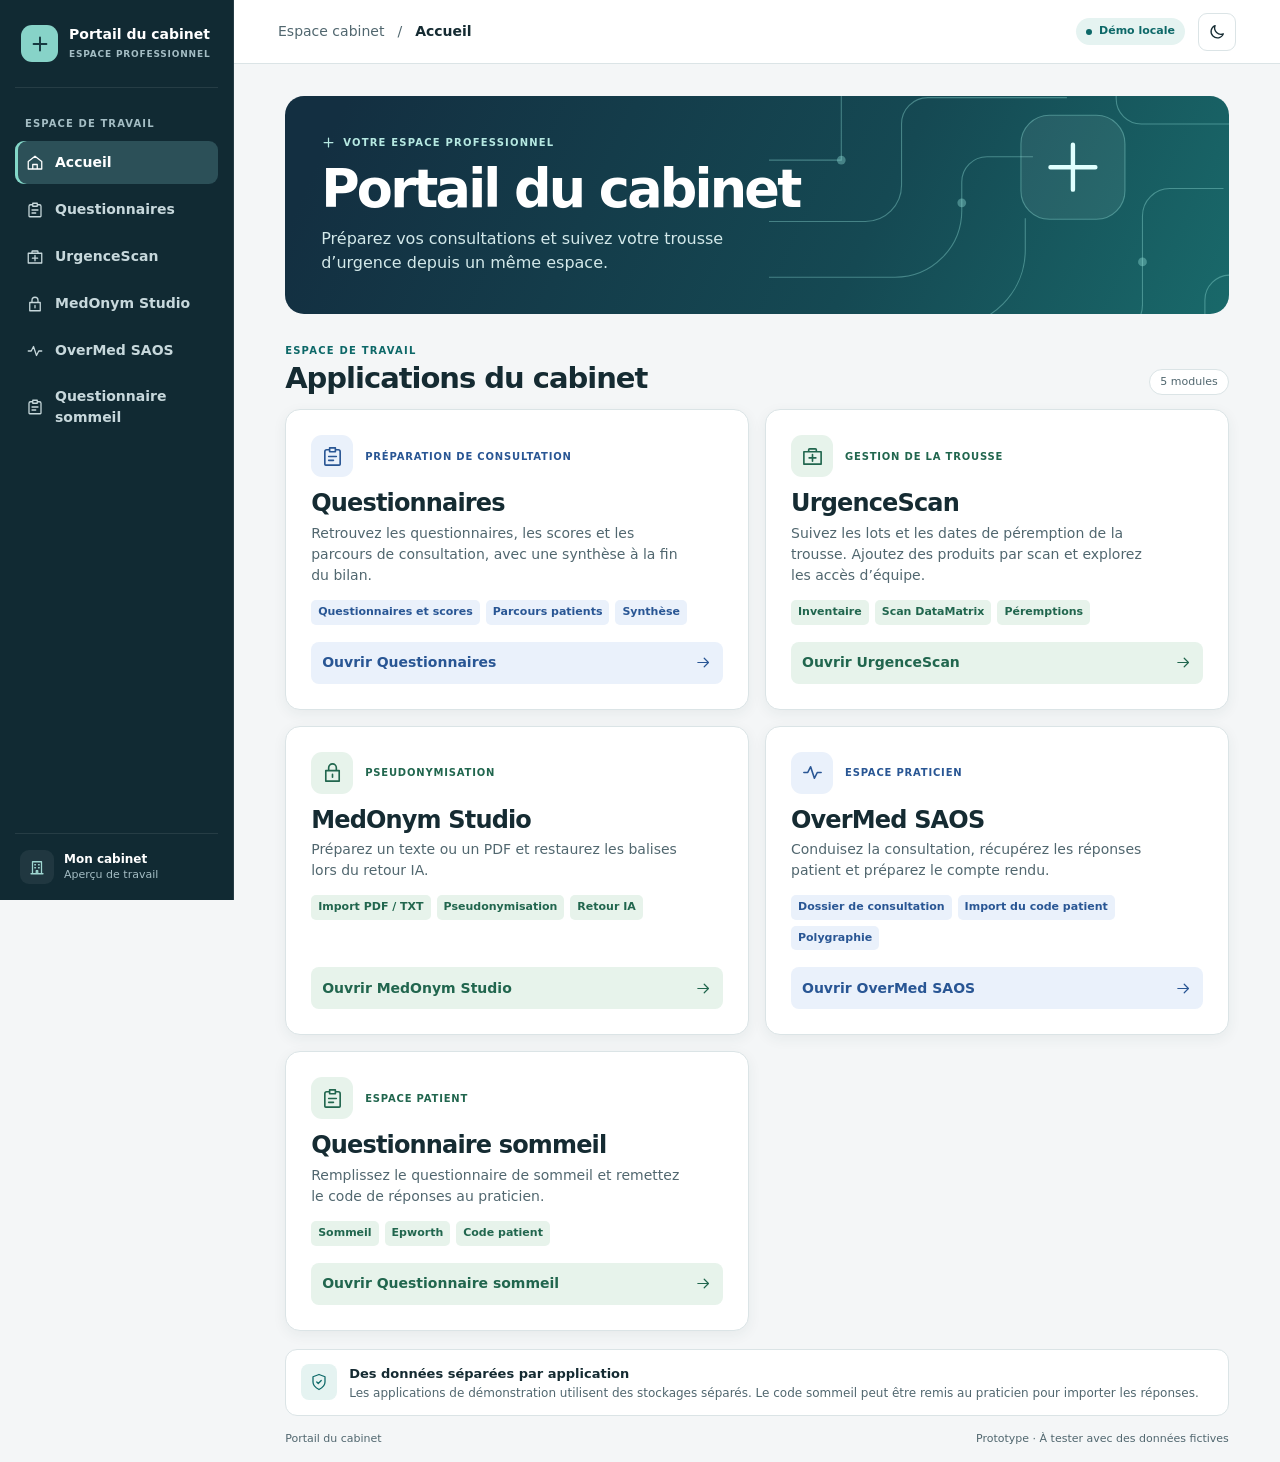
<file: portail/index.html>
<!doctype html>
<html lang="fr">
<head>
  <meta charset="utf-8">
  <meta name="viewport" content="width=device-width, initial-scale=1">
  <meta name="description" content="Portail modulaire des applications du cabinet">
  <title>Portail du cabinet</title>
  <link rel="icon" href="icone.svg" type="image/svg+xml">
  <link rel="stylesheet" href="portail.css">
  <script src="theme.js"></script>
  <script type="module" src="portail.js"></script>
</head>
<body>
  <a class="skip" href="#contenu">Aller au contenu</a>
  <div id="layout">
    <aside class="sidebar" id="sidebar" aria-label="Navigation du cabinet">
      <a class="brand" href="#accueil">
        <span class="brand-icon" data-icon="cross"></span>
        <span><strong>Portail du cabinet</strong><small>ESPACE PROFESSIONNEL</small></span>
      </a>
      <nav aria-label="Navigation principale">
        <p class="nav-label">ESPACE DE TRAVAIL</p>
        <a class="nav-link" href="#accueil" data-route="accueil"><span data-icon="home"></span>Accueil</a>
        <div id="module-nav"></div>
        <p class="nav-label upcoming-label">EMPLACEMENTS FUTURS</p>
        <div id="future-nav"></div>
      </nav>
      <div class="sidebar-foot">
        <span class="side-avatar" data-icon="building"></span>
        <div><strong>Mon cabinet</strong><small>Aperçu de travail</small></div>
      </div>
    </aside>
    <button id="scrim" aria-label="Fermer le menu" hidden></button>
    <div class="workspace">
      <header class="topbar">
        <div class="breadcrumb">
          <button class="icon-button menu-button" id="menu" type="button" aria-label="Ouvrir le menu" aria-controls="sidebar" aria-expanded="false"><span data-icon="menu"></span></button>
          <span class="breadcrumb-root">Espace cabinet</span><span class="crumb-separator" aria-hidden="true">/</span>
          <strong id="breadcrumb">Accueil</strong>
        </div>
        <div class="top-actions">
          <span class="badge"><span></span>Démo locale</span>
          <button id="theme" class="icon-button" type="button" aria-label="Mode sombre" aria-pressed="false"></button>
        </div>
      </header>
      <main id="contenu" tabindex="-1">
        <section id="accueil" class="home-view" aria-labelledby="hero-title">
          <div class="content">
            <div class="hero">
              <svg class="hero-pattern" viewBox="0 0 420 310" fill="none" aria-hidden="true">
                <path d="M260 3H89a23 23 0 0 0-23 23v88H-22m-35 56H88a33 33 0 0 0 33-33V81a24 24 0 0 1 24-24h127M-5 221h120a61 61 0 0 0 61-61v-26a23 23 0 0 1 23-23h42m-149 196v-16a25 25 0 0 1 25-25h47a70 70 0 0 0 70-70v-29m-32 140v-10a25 25 0 0 1 25-25h88a26 26 0 0 0 26-26v-81a25 25 0 0 1 25-25h49M317 1v57a23 23 0 0 0 23 23h89m-31 226v-65a23 23 0 0 1 23-23" stroke="currentColor"/>
                <circle cx="66" cy="114" r="4" fill="currentColor"/><circle cx="176" cy="153" r="4" fill="currentColor"/><circle cx="341" cy="207" r="4" fill="currentColor"/><circle cx="317" cy="40" r="4" fill="currentColor"/>
                <rect x="230" y="73" width="95" height="95" rx="26" fill="#ffffff12" stroke="currentColor"/>
                <path d="M277.5 100v41m-20.5-20.5h41" stroke="#e0fffe" stroke-width="4" stroke-linecap="round"/>
              </svg>
              <div class="hero-copy">
                <p class="eyebrow hero-label"><span data-icon="cross"></span> VOTRE ESPACE PROFESSIONNEL</p>
                <h1 id="hero-title">Portail du cabinet</h1>
                <p>Préparez vos consultations et suivez votre trousse d’urgence depuis un même espace.</p>
              </div>
            </div>
            <section class="apps" aria-labelledby="apps-title">
              <div class="section-heading">
                <div><p class="eyebrow">ESPACE DE TRAVAIL</p><h2 id="apps-title">Applications du cabinet</h2></div>
                <span class="section-count" id="module-count"></span>
              </div>
              <div class="app-grid" id="module-cards"></div>
            </section>
            <div class="data-note">
              <span class="note-icon" data-icon="shield"></span>
              <div><strong>Des données séparées par application</strong><p>Les applications de démonstration utilisent des stockages séparés. Le code sommeil peut être remis au praticien pour importer les réponses.</p></div>
            </div>
            <footer class="footer"><span>Portail du cabinet</span><span>Prototype · À tester avec des données fictives</span></footer>
          </div>
        </section>
        <div id="module-views"></div>
      </main>
    </div>
  </div>
</body>
</html>
</file>
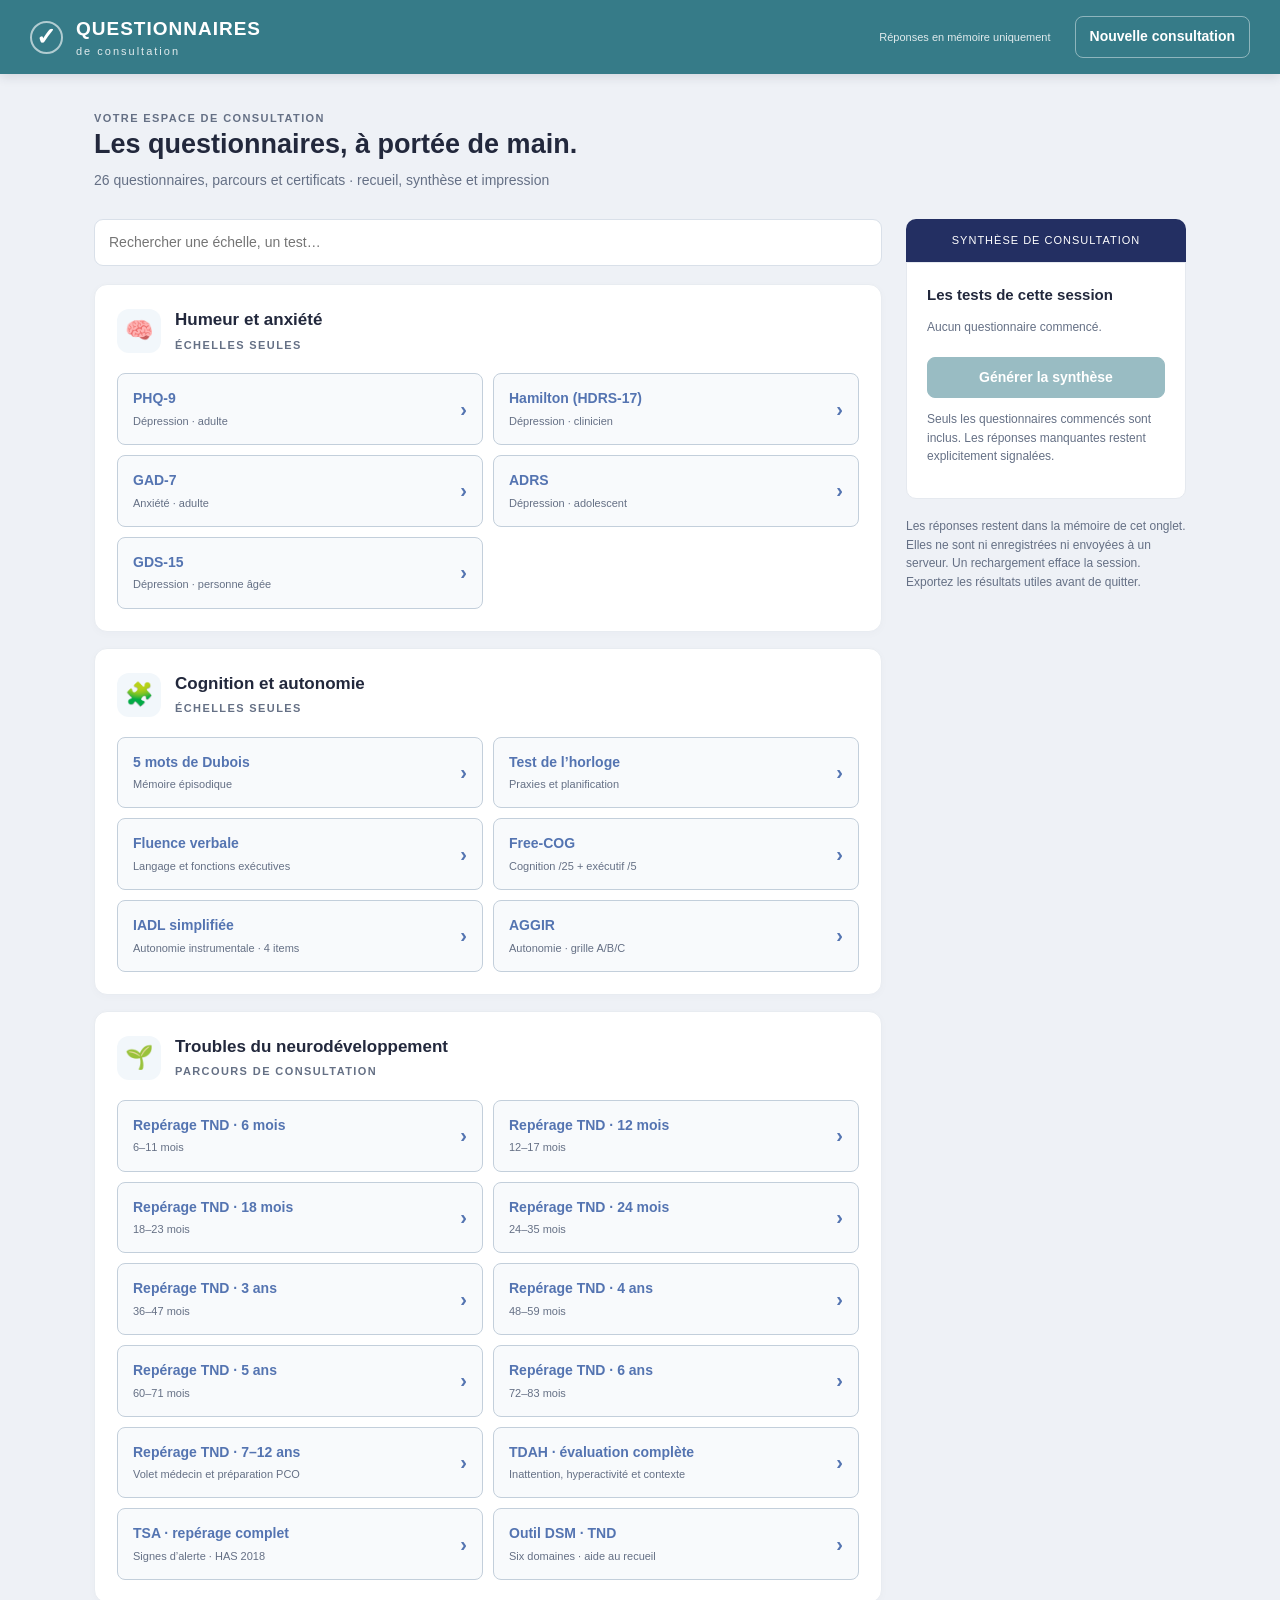
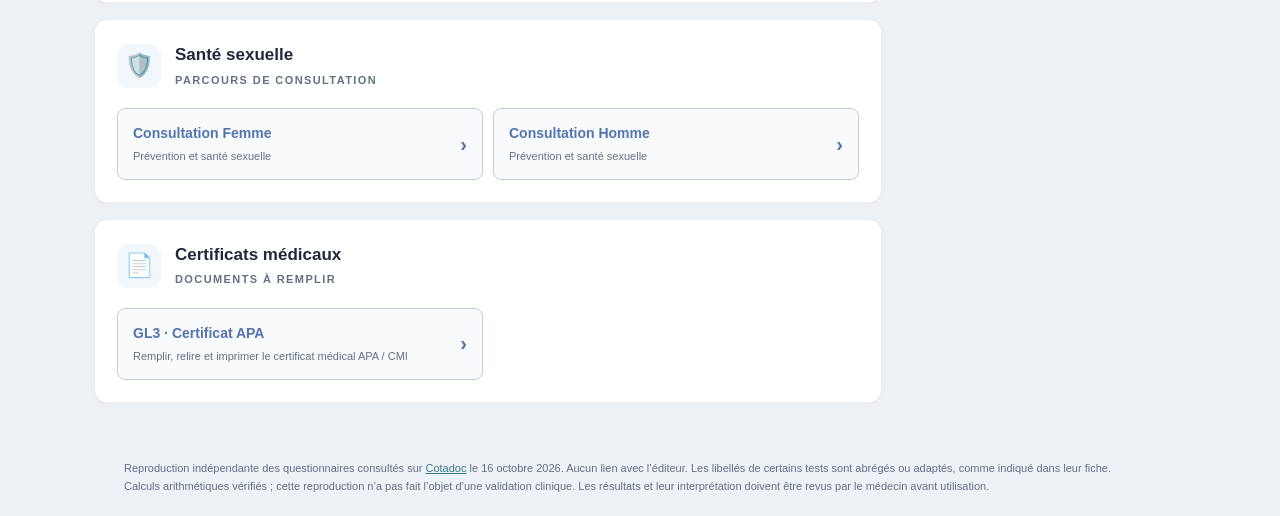
<file: questionnaires/index.html>
<!doctype html><html lang="fr"><head><meta charset="utf-8"><meta name="viewport" content="width=device-width,initial-scale=1"><meta name="description" content="Questionnaires et parcours de consultation, scores et synthèse. Réponses conservées uniquement en mémoire dans votre navigateur."><meta http-equiv="Content-Security-Policy" content="default-src 'self' data: blob:; script-src 'self' 'unsafe-inline'; style-src 'self' 'unsafe-inline'; connect-src 'none'; object-src 'none'; base-uri 'none'; form-action 'none'"><title>Questionnaires de consultation</title><link rel="stylesheet" href="style.css"><link rel="stylesheet" href="integration.css"></head><body>
<header><button id="home" class="brand" aria-label="Accueil des questionnaires"><span class="brand-mark">✓</span><span>QUESTIONNAIRES<small>de consultation</small></span></button><span class="local-tag">Réponses en mémoire uniquement</span><button id="new" class="header-button">Nouvelle consultation</button></header>
<main id="main"></main><footer>Reproduction indépendante des questionnaires consultés sur <a href="https://www.cotadoc.fr/app" target="_blank" rel="noopener noreferrer">Cotadoc</a> le 16 octobre 2026. Aucun lien avec l’éditeur. Les libellés de certains tests sont abrégés ou adaptés, comme indiqué dans leur fiche.<br>Calculs arithmétiques vérifiés ; cette reproduction n’a pas fait l’objet d’une validation clinique. Les résultats et leur interprétation doivent être revus par le médecin avant utilisation.</footer>
<div id="toast" role="status" aria-live="polite"></div><dialog id="confirm"><h2 id="confirm-title"></h2><p id="confirm-text"></p><div class="actions"><button id="cancel">Annuler</button><button id="confirm-yes" class="primary">Effacer</button></div></dialog>
<script src="data.js"></script><script src="pathways.js"></script><script src="pathway-ui.js"></script><script src="pdf-lib.min.js"></script><script src="fontkit.min.js"></script><script src="pdf.worker.min.js"></script><script src="pdf.min.js"></script><script src="apa-template.js"></script><script src="apa-font.js"></script><script src="apa-pdf.js"></script><script src="apa.js"></script><script src="app.js"></script><script src="portail-theme.js"></script></body></html>
</file>
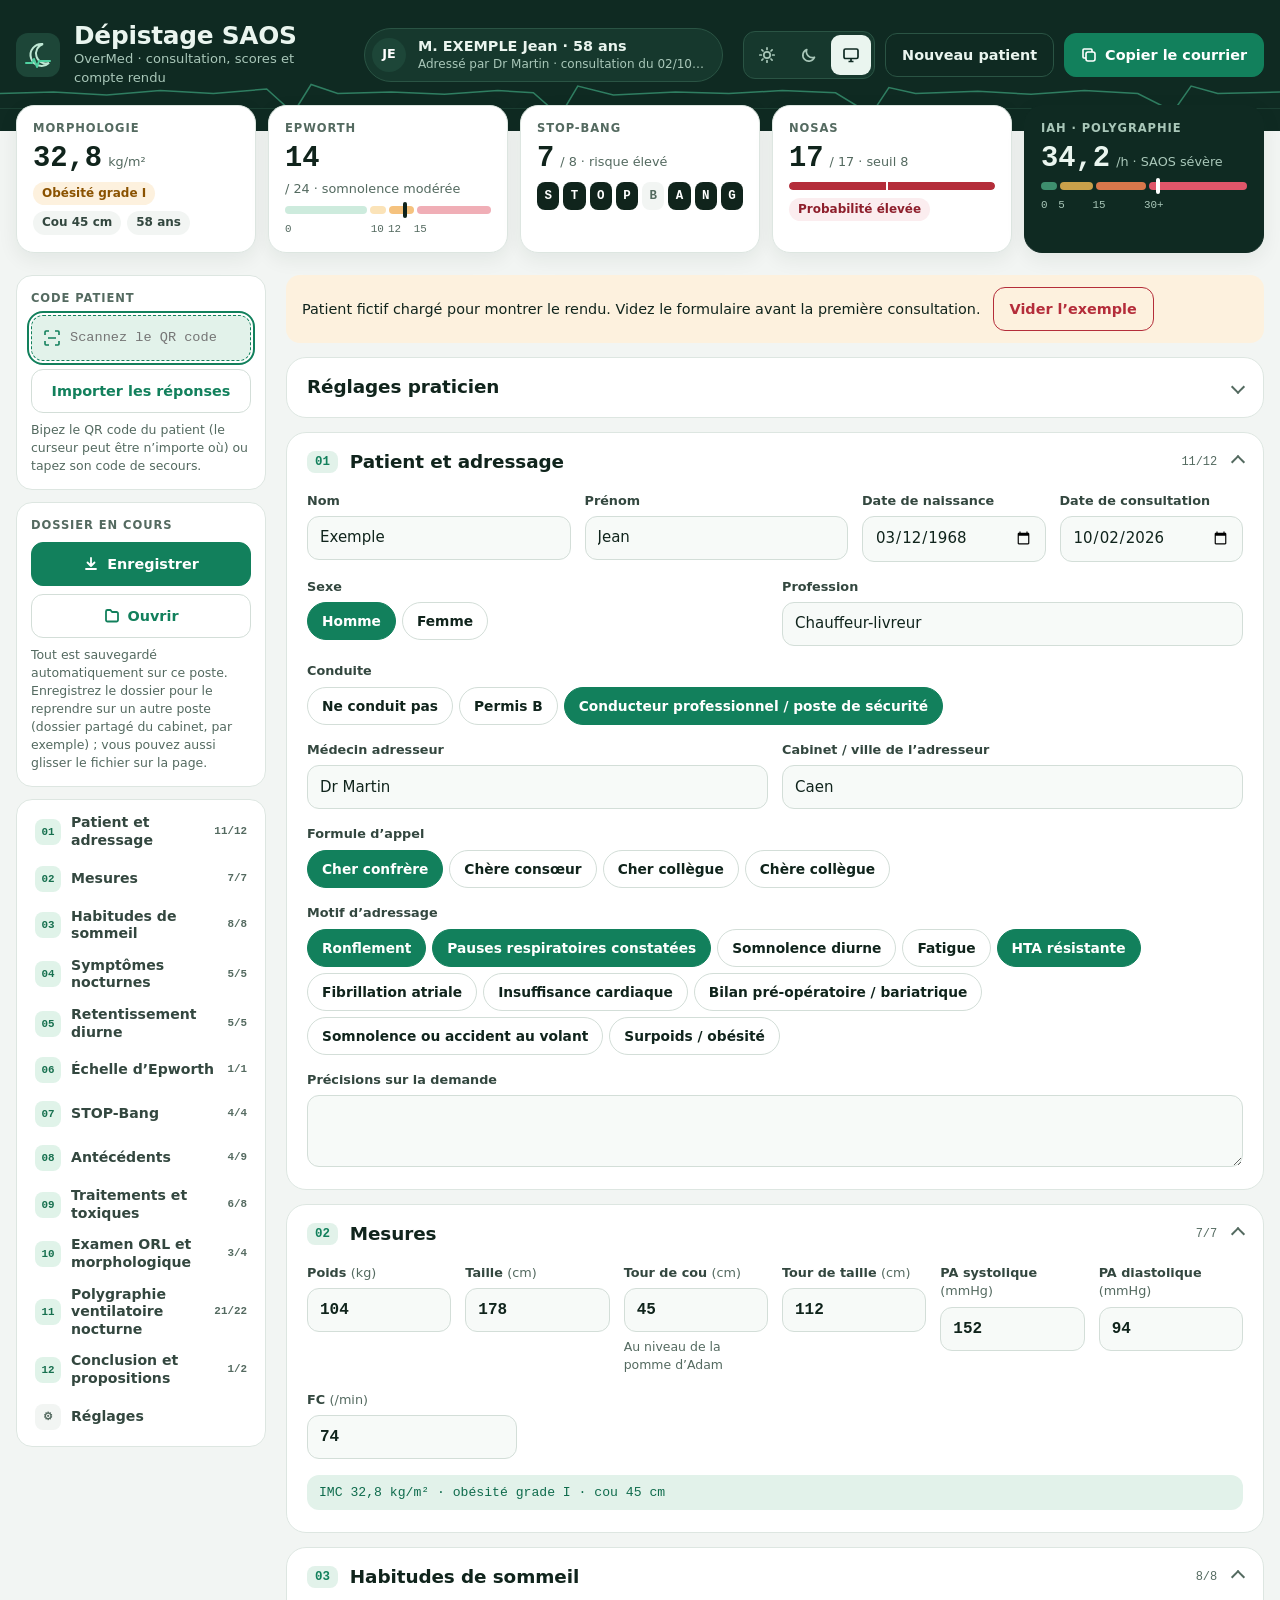
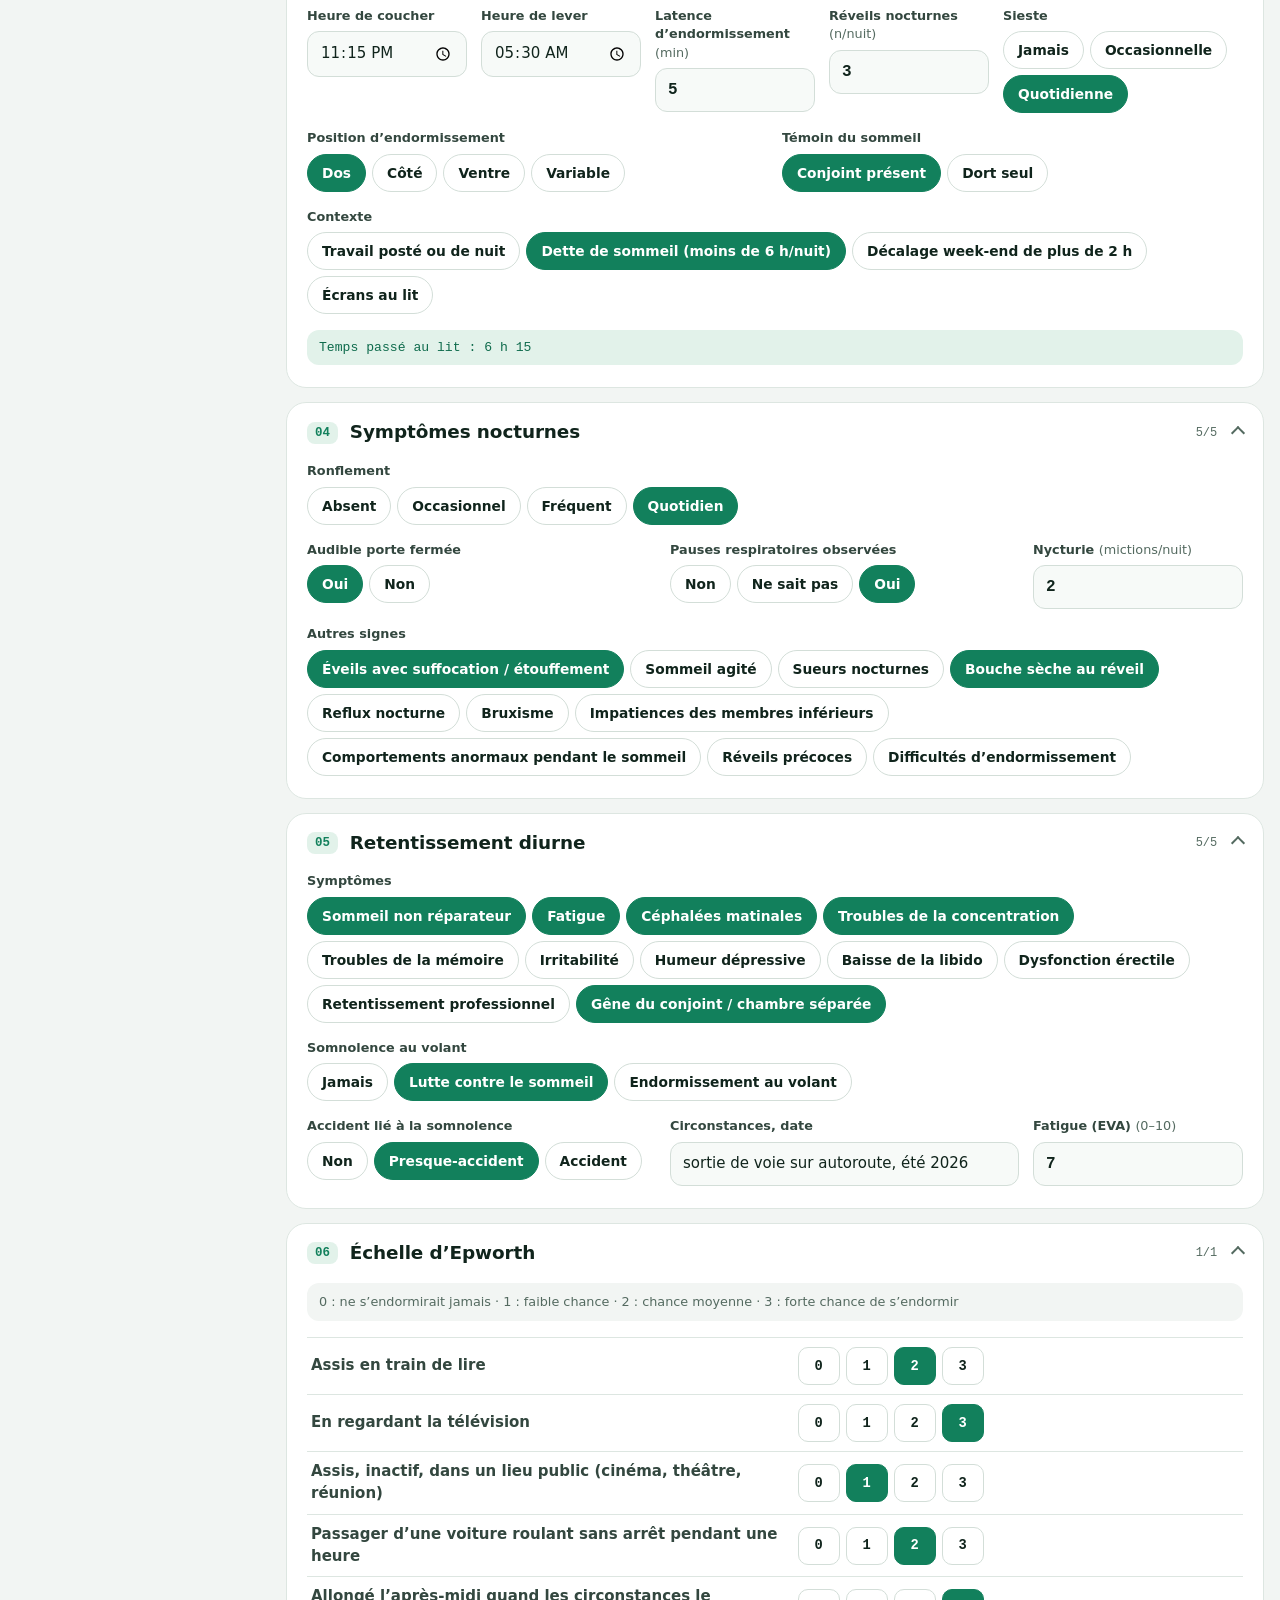
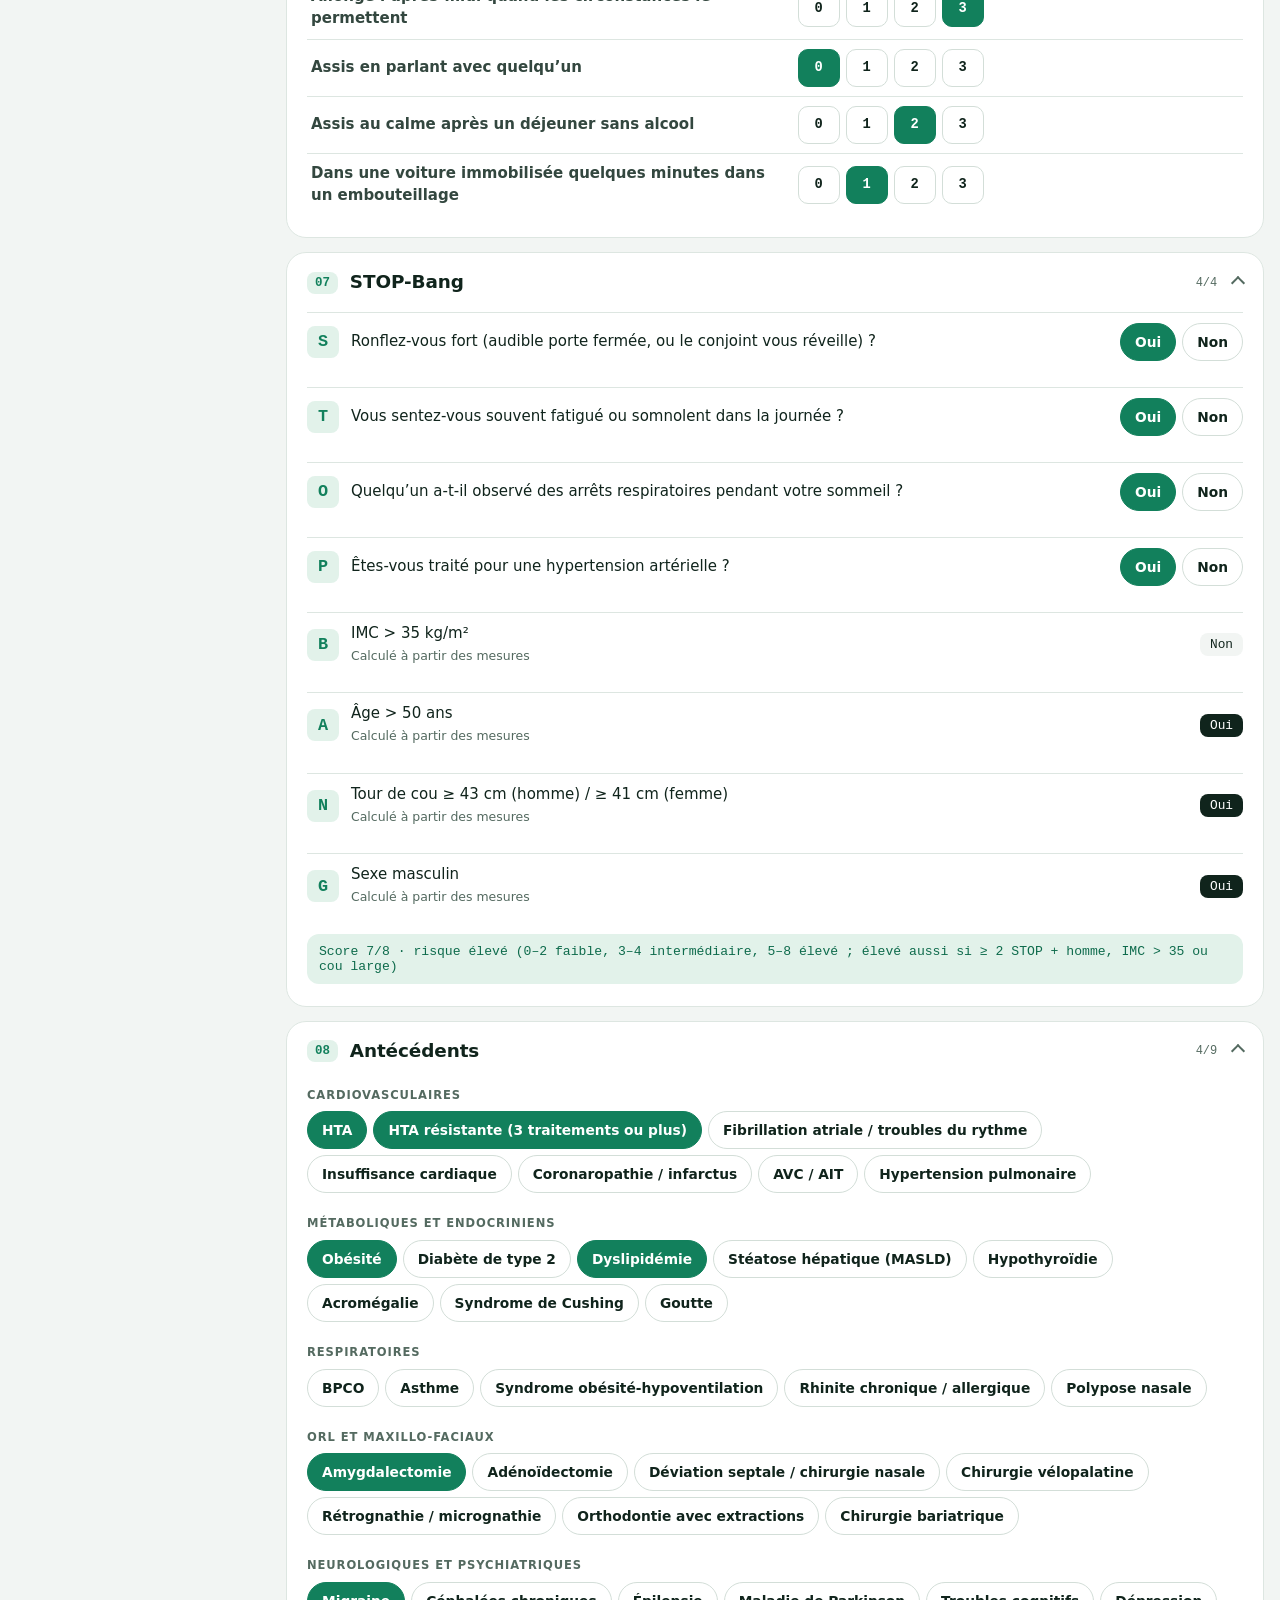
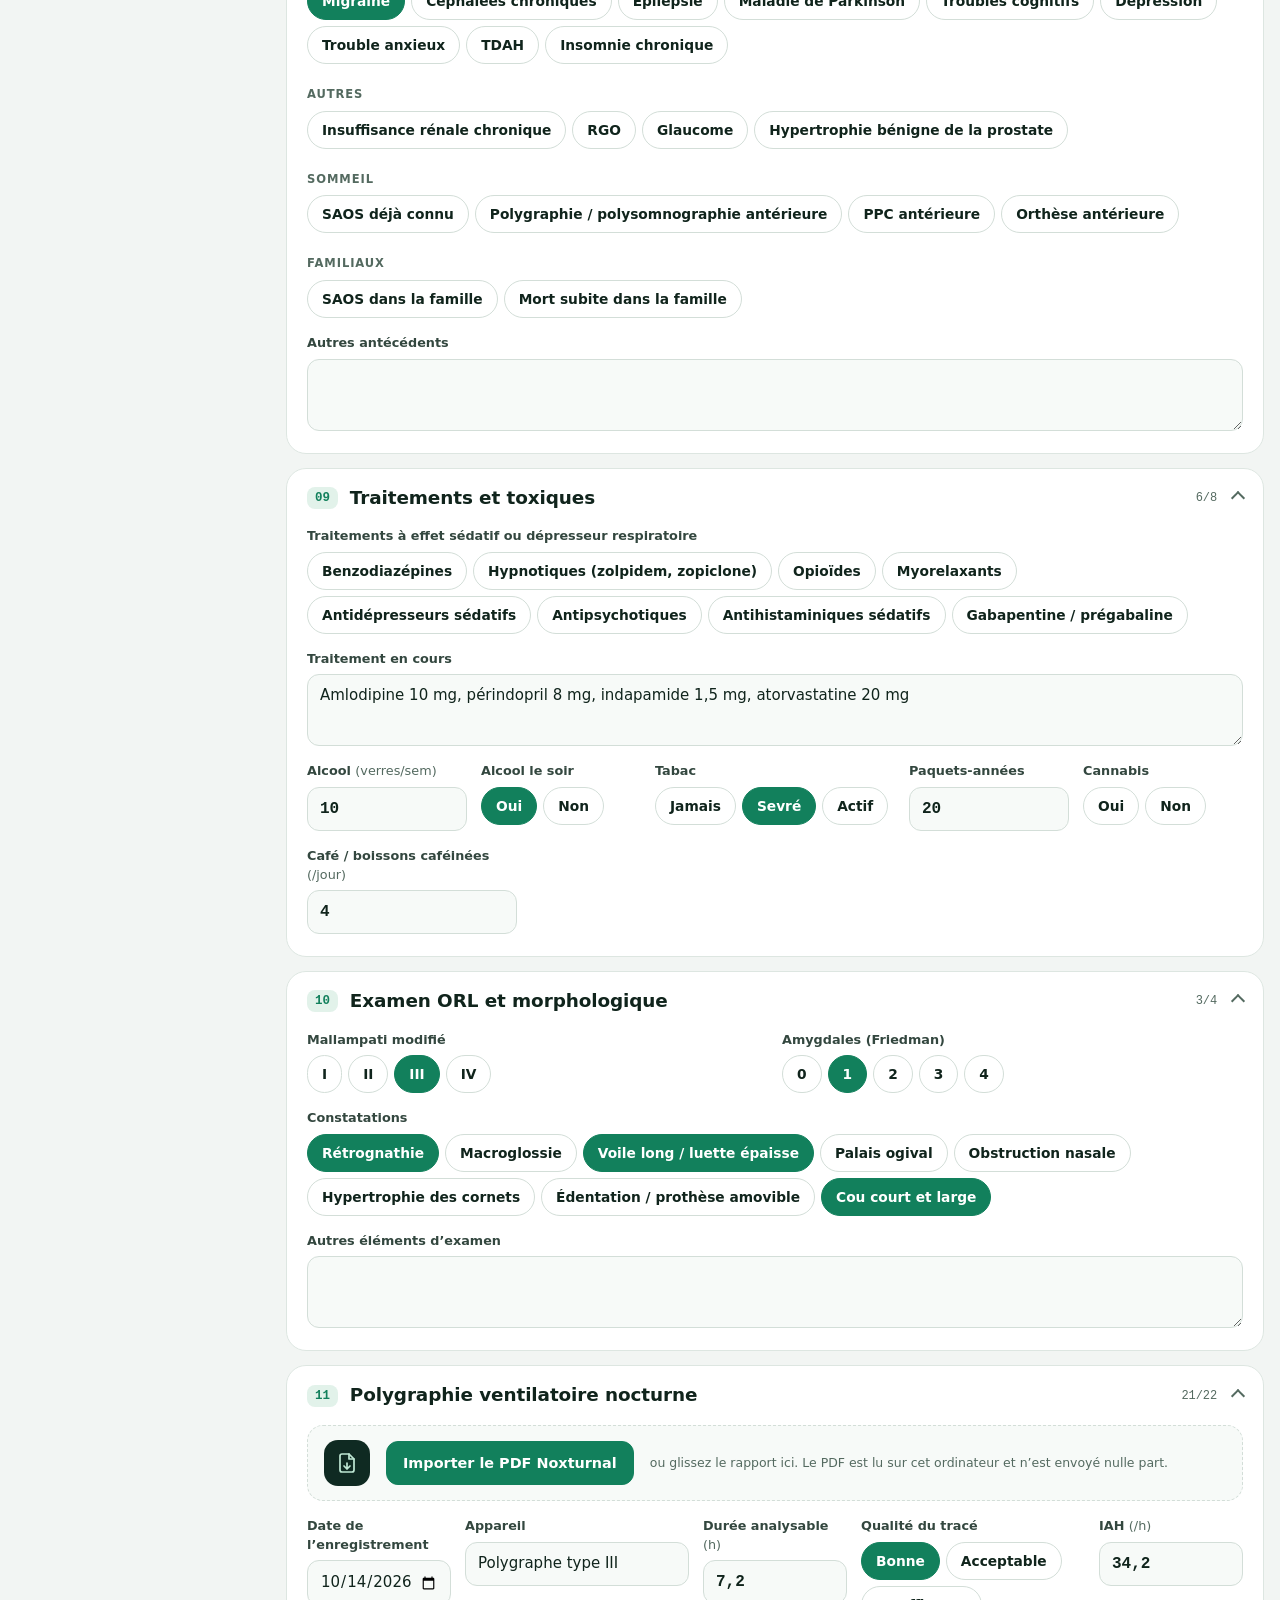
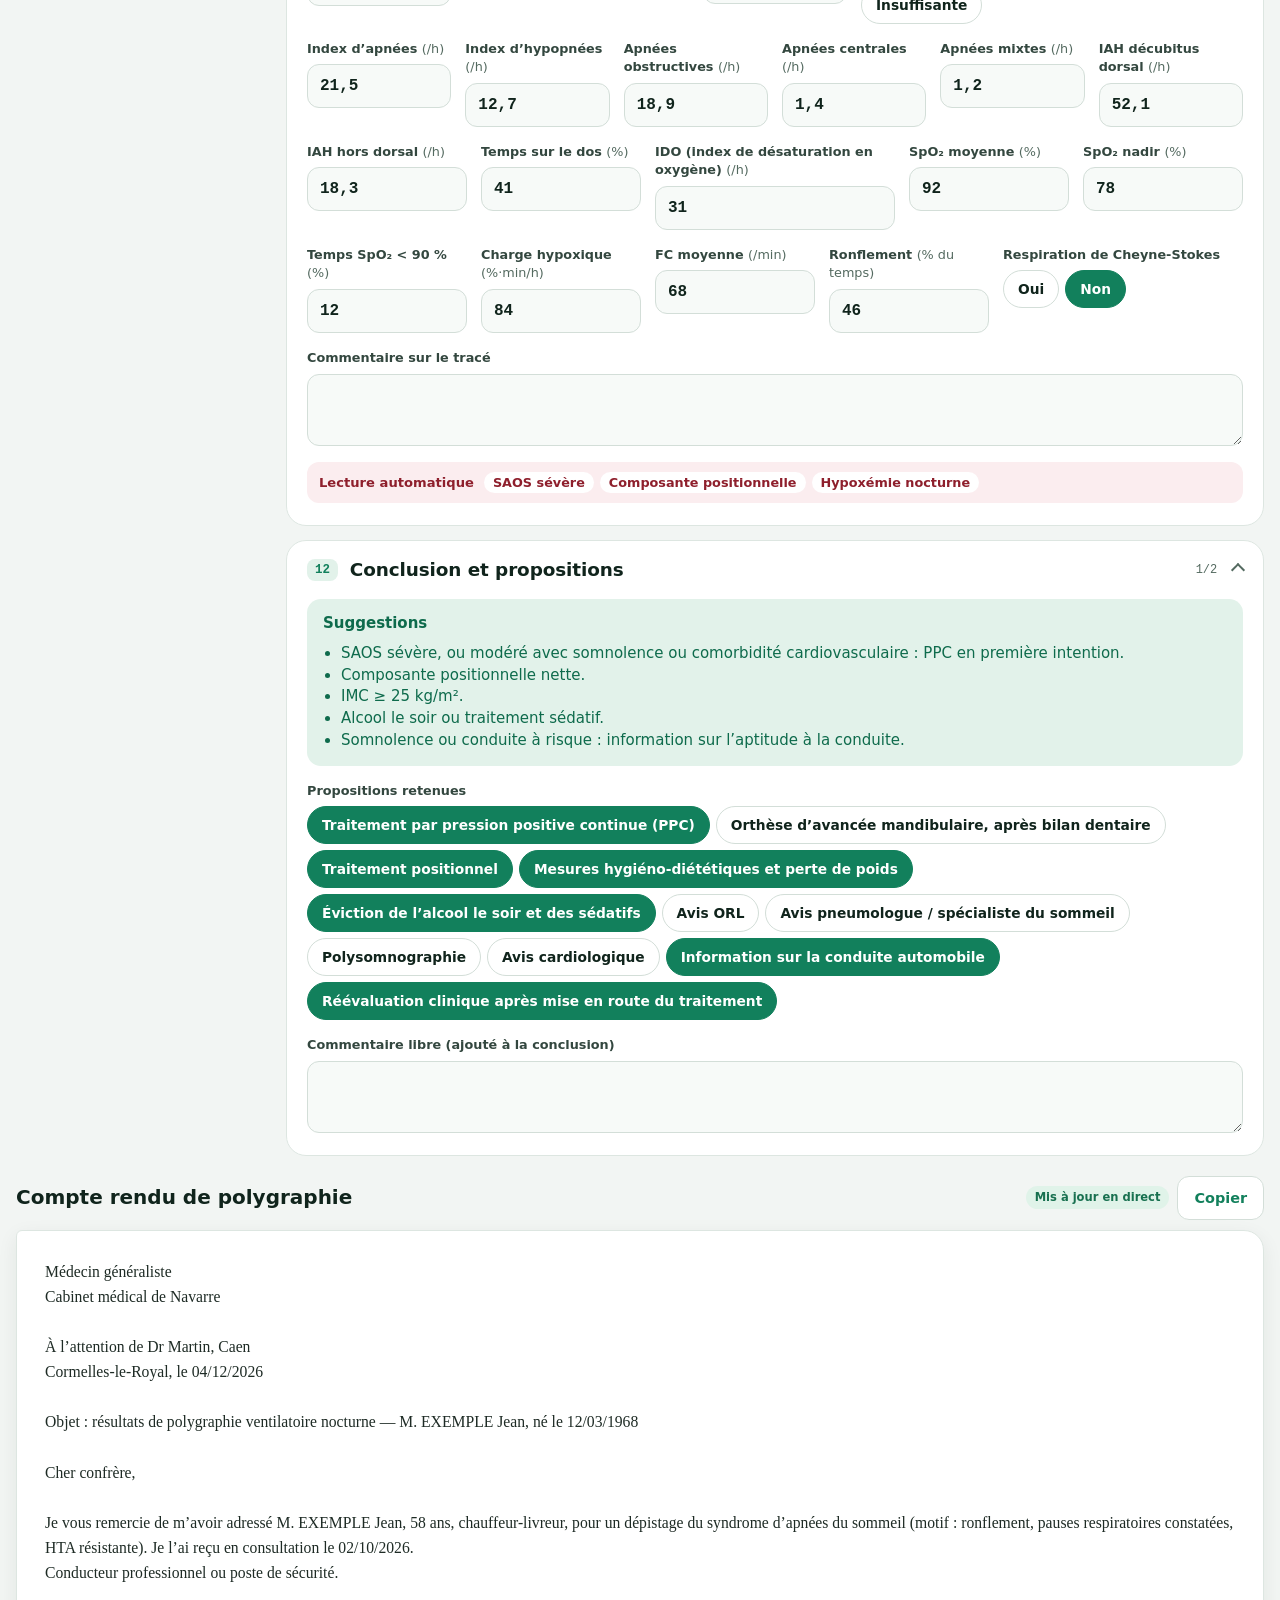
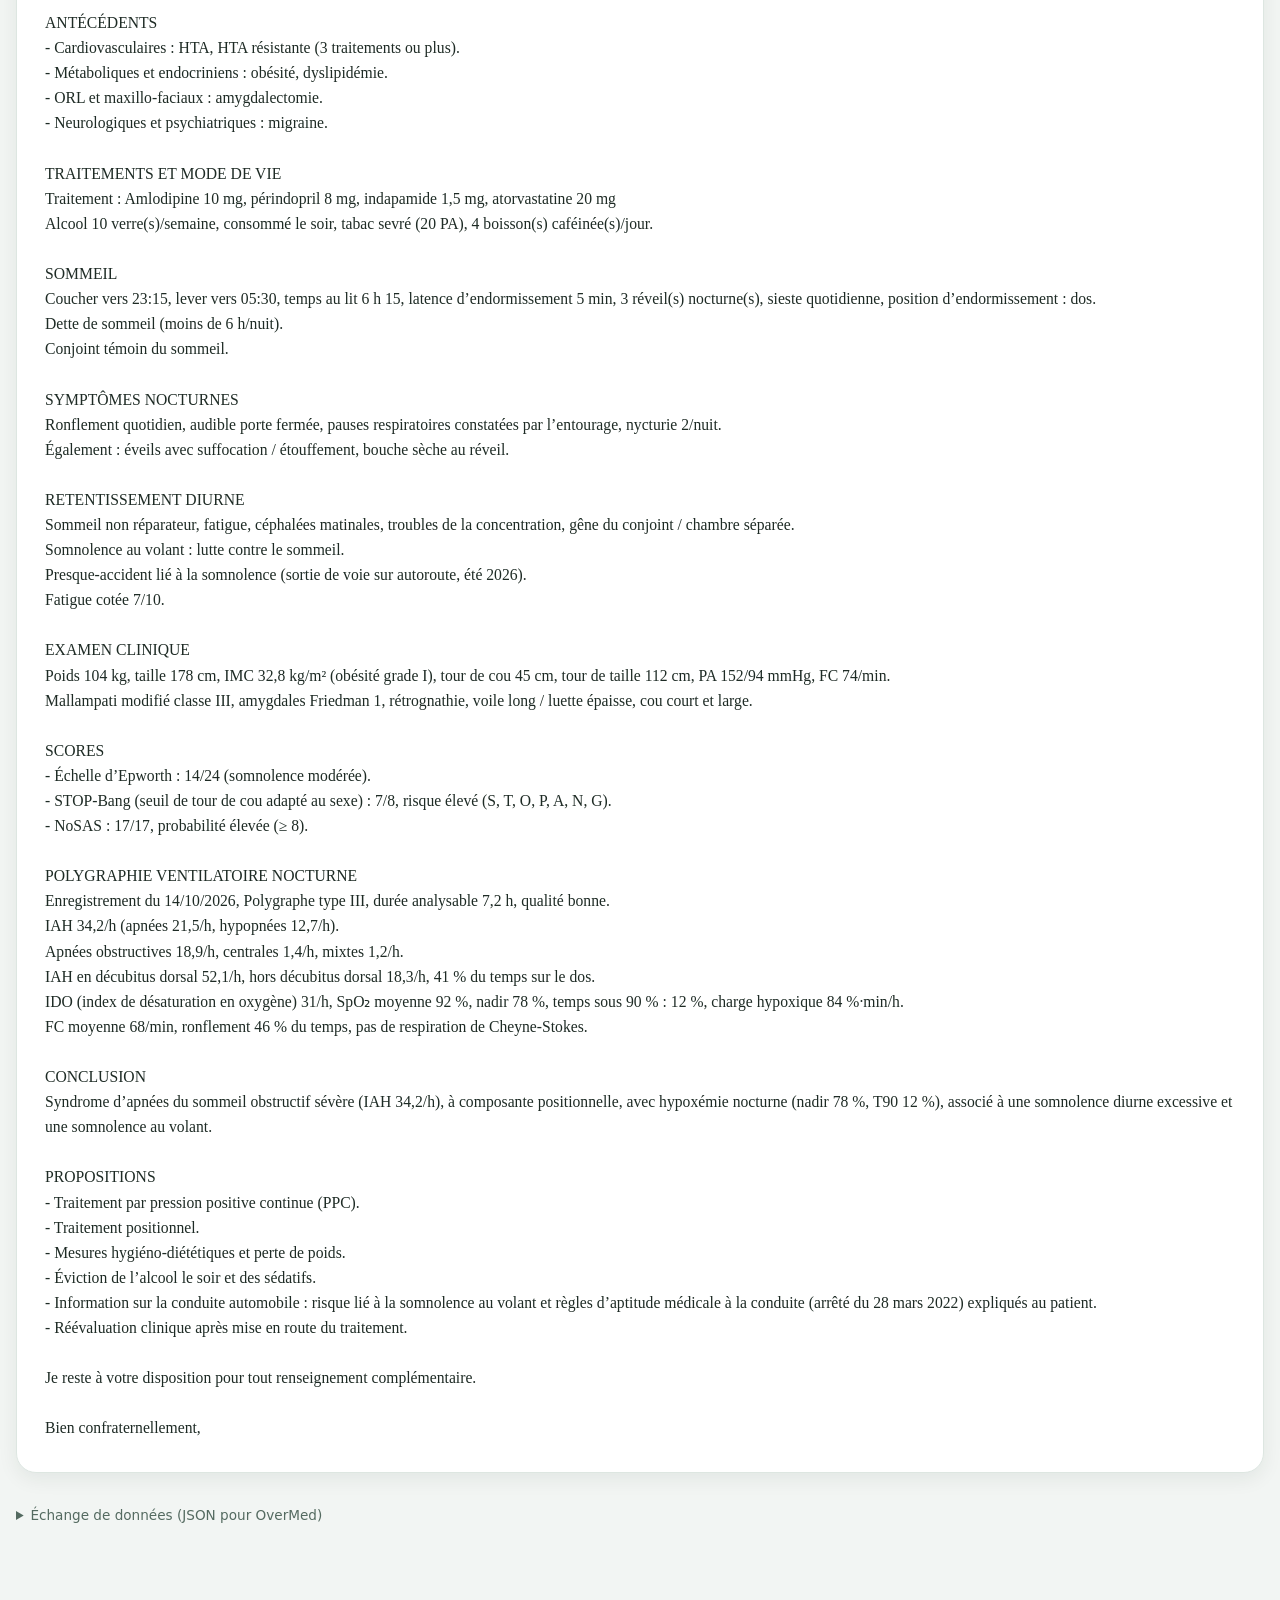
<file: saos/index.html>
<!doctype html>
<html lang="fr">
<head>
<meta charset="utf-8">
<meta name="viewport" content="width=device-width,initial-scale=1,viewport-fit=cover">
</head>
<body style="margin:0">
<title>OverMed — Dépistage SAOS</title>
<meta name="claude:viewport-fit-sides" content="cover">


<style>
/* Nuit claire : bandeau nuit + cartes de scores ; rail d'étapes | formulaire | courrier */
:root{
  --bg:#F2F5F3; --surface:#FFFFFF; --sunk:#F7FAF8; --ink:#10241C; --ink2:#33473F; --muted:#546A60; --line:#DDE6E1; --line2:#D3DED8;
  --accent:#12805C; --accent-soft:#E2F2EA; --accent-ink:#0E6B4C; --on-accent:#FFFFFF;
  --night:#0F2A22; --night2:#16382D; --night-line:#2A5444; --on-night:#EAF5EF; --night-muted:#A9C7B9; --trace:#4FD1A0;
  --logo-bg:#1D4638; --logo-moon:#BFE8D4; --theme-on:#EAF5EF; --theme-on-ink:#0F2A22;
  --hi-bg:#0F2A22; --hi-line:#0F2A22; --next:#0F2A22; --on-next:#FFFFFF;
  --seg:#2A5444; --seg-done:#7FD9B0;
  --paper:#FFFFFF; --paper-ink:#1E2B25;
  --ok:#17704F; --ok-bg:#E0F3E9; --warn:#8A5200; --warn-bg:#FDF1DE; --bad:#8E1F2C; --bad-strong:#B42D3A; --bad-bg:#FBEDEF;
  --shadow:0 6px 20px rgba(15,42,34,.07);
  --f-body:Figtree,system-ui,-apple-system,"Segoe UI",sans-serif;
  --f-head:"Bricolage Grotesque",Figtree,system-ui,sans-serif;
  --f-num:"JetBrains Mono",ui-monospace,Menlo,monospace;
  --f-letter:"Source Serif 4",Georgia,"Times New Roman",serif;
}
@media (prefers-color-scheme: dark){:root:not([data-theme="light"]){
  --bg:#0B1411; --surface:#14211C; --sunk:#101A16; --ink:#E6F0EB; --ink2:#C2D3CB; --muted:#94ADA2; --line:#24382F; --line2:#2E463B;
  --accent:#3DDC97; --accent-soft:#163A2C; --accent-ink:#7FEBBE; --on-accent:#06281C;
  --night:#10241D; --night2:#17332A; --night-line:#2C5A48; --on-night:#EAF5EF; --night-muted:#9DC3B2; --trace:#5BF0B4;
  --logo-bg:#1F4A3B; --logo-moon:#C8F2DE; --theme-on:#3DDC97; --theme-on-ink:#06281C;
  --hi-bg:#163A2C; --hi-line:#3DDC97; --next:#3DDC97; --on-next:#06281C;
  --seg:#2C5A48; --seg-done:#3DDC97;
  --paper:#17251F; --paper-ink:#E3EDE8;
  --ok:#7FE0B4; --ok-bg:#173428; --warn:#F0B865; --warn-bg:#352816; --bad:#F59AA6; --bad-strong:#E8687A; --bad-bg:#3A1C24;
  --shadow:0 8px 24px rgba(0,0,0,.35); color-scheme:dark}}
:root[data-theme="dark"]{
  --bg:#0B1411; --surface:#14211C; --sunk:#101A16; --ink:#E6F0EB; --ink2:#C2D3CB; --muted:#94ADA2; --line:#24382F; --line2:#2E463B;
  --accent:#3DDC97; --accent-soft:#163A2C; --accent-ink:#7FEBBE; --on-accent:#06281C;
  --night:#10241D; --night2:#17332A; --night-line:#2C5A48; --on-night:#EAF5EF; --night-muted:#9DC3B2; --trace:#5BF0B4;
  --logo-bg:#1F4A3B; --logo-moon:#C8F2DE; --theme-on:#3DDC97; --theme-on-ink:#06281C;
  --hi-bg:#163A2C; --hi-line:#3DDC97; --next:#3DDC97; --on-next:#06281C;
  --seg:#2C5A48; --seg-done:#3DDC97;
  --paper:#17251F; --paper-ink:#E3EDE8;
  --ok:#7FE0B4; --ok-bg:#173428; --warn:#F0B865; --warn-bg:#352816; --bad:#F59AA6; --bad-strong:#E8687A; --bad-bg:#3A1C24;
  --shadow:0 8px 24px rgba(0,0,0,.35); color-scheme:dark}
*{box-sizing:border-box}
[hidden]{display:none!important}
body{background:var(--bg);color:var(--ink);font-family:var(--f-body);font-size:15px;line-height:1.45}
body::before{content:"";position:fixed;inset:0 0 auto;height:env(safe-area-inset-top,0px);z-index:10;background:var(--night)}
.gut{padding-left:max(16px,env(safe-area-inset-left,0px));padding-right:max(16px,env(safe-area-inset-right,0px))}
.wrap{max-width:1400px;margin:0 auto}
/* bandeau */
header.hero{background:var(--night);color:var(--on-night);position:relative;overflow:hidden;padding-block:22px 44px}
.hero .trace{position:absolute;left:0;bottom:0;width:100%;height:90px;opacity:.5;pointer-events:none}
.hero .wrap{position:relative;display:flex;flex-wrap:wrap;align-items:center;gap:16px 20px}
.brand{display:flex;align-items:center;gap:14px;flex:1 1 300px;min-width:0}
.brand h1{margin:0;font-family:var(--f-head);font-weight:700;font-size:1.55rem;letter-spacing:-.01em;line-height:1.1}
.brand small{display:block;font-size:.82rem;color:var(--night-muted)}
.pchip{display:flex;align-items:center;gap:12px;padding:7px 16px 7px 7px;border-radius:999px;background:var(--night2);border:1px solid var(--night-line);min-width:0;max-width:100%}
.pchip .av{flex:0 0 34px;height:34px;border-radius:50%;background:var(--logo-bg);display:grid;place-items:center;font-weight:700;font-size:.8rem;color:#fff}
.pchip strong{display:block;font-size:.9rem;white-space:nowrap;overflow:hidden;text-overflow:ellipsis}
.pchip span.sub{display:block;font-size:.75rem;color:var(--night-muted);white-space:nowrap;overflow:hidden;text-overflow:ellipsis}
.hero .acts{display:flex;gap:10px;flex-wrap:wrap;align-items:center}
.btn{font:700 .9rem var(--f-body);border-radius:12px;padding:0 16px;min-height:44px;cursor:pointer;border:1px solid var(--accent);background:var(--accent);color:var(--on-accent);display:inline-flex;align-items:center;justify-content:center;gap:8px;text-decoration:none}
.btn.ghost{background:transparent;color:var(--accent)}
.btn.soft{background:var(--surface);color:var(--accent);border-color:var(--line2)}
.btn.onnight{background:transparent;color:var(--on-night);border-color:var(--night-line);font-weight:600}
.btn.danger{border-color:var(--bad-strong);background:transparent;color:var(--bad-strong)}
.btn.danger.armed,.btn.onnight.armed{background:var(--bad-strong);border-color:var(--bad-strong);color:#fff}
/* scores */
.scores{position:relative;margin-top:-26px}
.scores-in{display:grid;grid-template-columns:repeat(auto-fit,minmax(190px,1fr));gap:12px}
.sc{background:var(--surface);border:1px solid var(--line);border-radius:18px;padding:14px 16px;display:flex;flex-direction:column;gap:8px;box-shadow:var(--shadow);min-width:0}
.sc .k{font-size:.72rem;font-weight:700;letter-spacing:.08em;text-transform:uppercase;color:var(--muted)}
.sc .v{display:flex;align-items:baseline;gap:6px;flex-wrap:wrap}
.sc .v b{font-family:var(--f-num);font-weight:700;font-size:1.8rem;line-height:1;font-variant-numeric:tabular-nums}
.sc .v span{font-size:.8rem;color:var(--muted)}
.sc .tags{display:flex;gap:6px;flex-wrap:wrap}
.tag{font-size:.75rem;font-weight:600;padding:3px 9px;border-radius:999px;background:var(--bg);color:var(--ink2)}
.tag.ok{background:var(--ok-bg);color:var(--ok)}.tag.warn{background:var(--warn-bg);color:var(--warn)}.tag.bad{background:var(--bad-bg);color:var(--bad)}
.gauge{position:relative;display:grid;gap:3px;height:8px}
.gauge i{border-radius:4px}
.gauge .mk{position:absolute;top:-4px;width:4px;height:16px;border-radius:2px;background:var(--ink);transform:translateX(-2px)}
.ticks{display:grid;font-family:var(--f-num);font-size:.68rem;color:var(--muted)}
.sbdots{display:grid;grid-template-columns:repeat(8,minmax(0,1fr));gap:4px}
.sbdots span{height:28px;border-radius:8px;display:grid;place-items:center;font:700 .78rem var(--f-num);background:var(--bg);color:var(--muted)}
.sbdots span.on{background:var(--ink);color:var(--surface)}
.bar{height:8px;border-radius:4px;background:var(--bg);position:relative;overflow:hidden}
.bar i{position:absolute;inset:0 auto 0 0;border-radius:4px}
.bar u{position:absolute;top:0;bottom:0;width:2px;background:var(--surface)}
.sc.dark{background:var(--hi-bg);border-color:var(--hi-line);color:var(--on-night);box-shadow:var(--shadow)}
.sc.dark .k,.sc.dark .v span,.sc.dark .ticks{color:var(--night-muted)}
.sc.dark .gauge .mk{background:#fff}
/* mise en page */
.layout{display:grid;grid-template-columns:minmax(0,1fr);gap:20px;padding-block:22px 64px;align-items:start}
@media (min-width:1100px){.layout{grid-template-columns:250px minmax(0,1fr)}.report{grid-column:1 / -1}}
@media (min-width:1360px){.layout{grid-template-columns:250px minmax(0,1fr) minmax(0,440px)}.report{grid-column:auto;position:sticky;top:16px;max-height:calc(100vh - 32px);display:flex;flex-direction:column}.rail{position:sticky;top:16px}}
.rail{display:flex;flex-direction:column;gap:12px;min-width:0}
.card{background:var(--surface);border:1px solid var(--line);border-radius:16px}
.qbox{padding:14px;display:flex;flex-direction:column;gap:8px}
.qfield{display:flex;align-items:center;gap:8px;border:1.5px dashed var(--accent);border-radius:12px;padding:0 6px 0 10px;background:var(--accent-soft)}
.qfield input{border:0;background:transparent;font:500 .85rem var(--f-num);min-height:44px;padding:0}
.qfield input:focus-visible{outline:none}
.qfield:focus-within{outline:2px solid var(--accent);outline-offset:2px}
.steps{list-style:none;margin:0;padding:8px;display:none;flex-direction:column;gap:2px}
@media (min-width:1100px){.steps{display:flex}}
.steps a{display:flex;align-items:center;gap:10px;min-height:42px;padding:0 10px;border-radius:10px;text-decoration:none;font-size:.88rem;font-weight:600;color:var(--ink2)}
.steps a:hover{background:var(--bg)}
.steps a .n{flex:0 0 26px;height:26px;border-radius:8px;display:grid;place-items:center;font:700 .68rem var(--f-num);background:var(--bg);color:var(--muted)}
.steps a.done .n{background:var(--ok-bg);color:var(--ok)}
.steps a .c{margin-left:auto;font-family:var(--f-num);font-size:.68rem;color:var(--muted)}
.steps a .t{min-width:0;line-height:1.25;padding-block:6px}
.banner{background:var(--warn-bg);color:var(--ink);border-radius:14px;padding:12px 16px;display:flex;gap:12px;align-items:center;flex-wrap:wrap;font-size:.9rem}
form{display:flex;flex-direction:column;gap:14px;min-width:0}
#sections{display:flex;flex-direction:column;gap:14px}
details.sec{background:var(--surface);border:1px solid var(--line);border-radius:20px;scroll-margin-top:16px}
details.sec>summary{list-style:none;cursor:pointer;display:flex;align-items:center;gap:12px;padding:16px 20px;font-family:var(--f-head);font-weight:700;font-size:1.15rem;letter-spacing:-.005em;border-radius:20px}
details.sec>summary::-webkit-details-marker{display:none}
details.sec>summary .num{font:700 .78rem var(--f-num);color:var(--accent);background:var(--accent-soft);border-radius:8px;padding:4px 8px}
details.sec>summary::after{content:"";width:8px;height:8px;border-right:2px solid var(--muted);border-bottom:2px solid var(--muted);transform:rotate(45deg);margin-left:4px;transition:transform .15s}
details.sec[open]>summary::after{transform:rotate(-135deg)}
.cnt{margin-left:auto;font:500 .75rem var(--f-num);color:var(--muted)}
.sec .body{padding:0 20px 22px;display:flex;flex-wrap:wrap;gap:16px 14px}
.fld{display:flex;flex-direction:column;gap:6px;min-width:0}
.w-s{flex:1 1 140px;max-width:210px}.w-m{flex:1 1 220px}.w-l{flex:1 1 100%}
.lab{font-size:.8rem;color:var(--ink2);font-weight:600}
.lab em{font-style:normal;font-weight:500;color:var(--muted)}
.hint{font-size:.78rem;color:var(--muted)}
input,textarea{font:inherit;color:var(--ink);background:var(--sunk);border:1px solid var(--line2);border-radius:12px;padding:10px 12px;width:100%;min-width:0;min-height:44px}
input[inputmode="decimal"]{font:700 1rem var(--f-num);font-variant-numeric:tabular-nums}
input:focus-visible,textarea:focus-visible,button:focus-visible,summary:focus-visible,a:focus-visible{outline:2px solid var(--accent);outline-offset:2px}
textarea{min-height:72px;resize:vertical}
.chips{display:flex;flex-wrap:wrap;gap:6px}
.chip{font:600 .86rem var(--f-body);border:1px solid var(--line2);background:var(--surface);color:var(--ink);border-radius:999px;padding:8px 14px;min-height:38px;cursor:pointer;text-align:left}
.chip:hover{border-color:var(--accent)}
.chip[aria-pressed="true"]{background:var(--accent);color:var(--on-accent);border-color:var(--accent)}
.grp{width:100%;display:flex;flex-direction:column;gap:8px}
.grp h4{margin:6px 0 0;font-size:.72rem;text-transform:uppercase;letter-spacing:.08em;color:var(--muted)}
.calc{font:500 .82rem var(--f-num);background:var(--accent-soft);color:var(--accent-ink);border-radius:12px;padding:10px 12px;width:100%;display:flex;flex-wrap:wrap;gap:6px;align-items:center}
.calc.read{background:var(--bad-bg);color:var(--bad);font-family:var(--f-body)}
.calc.read strong{margin-right:4px}
.calc.read .tag{background:var(--surface);color:var(--bad);font-size:.8rem}
table.eps{width:100%;border-collapse:collapse}
.eps td{padding:9px 4px;border-top:1px solid var(--line);vertical-align:middle}
.eps td:first-child{width:52%;padding-right:12px;font-weight:600;color:var(--ink2)}
.eps .chips{flex-wrap:nowrap}
.eps .chip{min-width:42px;text-align:center;font-family:var(--f-num);border-radius:10px}
.eps-leg{font-size:.8rem;color:var(--muted);width:100%;background:var(--bg);border-radius:12px;padding:10px 12px}
@media (max-width:560px){.eps tr{display:flex;flex-direction:column}.eps td:first-child{width:auto;border-top:1px solid var(--line);padding-bottom:2px}.eps td+td{border-top:0}}
.sbrow{display:grid;grid-template-columns:32px minmax(0,1fr) auto;gap:12px;align-items:center;padding:10px 0;border-top:1px solid var(--line);width:100%}
.sbrow .L{font:700 1.05rem var(--f-num);color:var(--accent);background:var(--accent-soft);border-radius:8px;height:32px;display:grid;place-items:center}
.sbrow .auto{font:500 .8rem var(--f-num);padding:4px 10px;border-radius:8px;background:var(--bg)}
.sbrow .auto.y{background:var(--ink);color:var(--surface)}
.sugg{width:100%;background:var(--accent-soft);color:var(--accent-ink);border-radius:14px;padding:14px 16px;display:flex;flex-direction:column;gap:8px}
.sugg p{margin:0}.sugg ul{margin:0;padding-left:18px}
.nox{width:100%;border:1.5px dashed var(--line2);border-radius:16px;padding:14px 16px;display:flex;flex-wrap:wrap;gap:12px 16px;align-items:center;background:var(--sunk)}
.nox.over{border-color:var(--accent);background:var(--accent-soft)}
.nox input[type=file]{position:absolute;width:1px;height:1px;opacity:0;min-height:0;padding:0}
.nox .ic{flex:0 0 46px;height:46px;border-radius:14px;background:var(--night);display:grid;place-items:center}
.nox .hint{flex:1 1 240px}
/* courrier */
.report{background:transparent;min-width:0;display:flex;flex-direction:column;gap:10px}
.rhead{display:flex;flex-wrap:wrap;gap:8px;align-items:center}
.rhead h2{margin:0 auto 0 0;font-family:var(--f-head);font-size:1.25rem}
.live{font-size:.72rem;font-weight:600;padding:3px 9px;border-radius:999px;background:var(--ok-bg);color:var(--ok)}
.letter{background:var(--paper);color:var(--paper-ink);border:1px solid var(--line);border-radius:6px 20px 20px 20px;box-shadow:var(--shadow);font-family:var(--f-letter);font-size:.98rem;line-height:1.6;white-space:pre-wrap;word-wrap:break-word;padding:28px 28px 32px;margin:0;overflow:auto;flex:1;min-height:200px}
.status{font-size:.82rem;color:var(--ok);min-height:1.1em}
.tools{display:flex;flex-direction:column;gap:8px}
.tools summary{cursor:pointer;font-size:.85rem;color:var(--muted);min-height:32px}
@media (max-width:640px){.scores-in{display:flex;overflow-x:auto;scroll-snap-type:x mandatory;padding-bottom:6px}.sc{flex:0 0 82%;scroll-snap-align:start}}
.theme{display:flex;gap:2px;padding:3px;border-radius:12px;background:var(--night2);border:1px solid var(--night-line)}
.theme button{width:40px;height:40px;border:0;border-radius:9px;background:transparent;color:var(--night-muted);display:grid;place-items:center;cursor:pointer;padding:0}
.theme button:hover{color:var(--on-night)}
.theme button[aria-pressed="true"]{background:var(--theme-on);color:var(--theme-on-ink)}
@media (prefers-reduced-motion:reduce){*{transition:none!important}}
</style>

<header class="hero gut">
  <svg class="trace" aria-hidden="true" viewBox="0 0 1440 120" preserveAspectRatio="none"><polyline fill="none" style="stroke:var(--trace)" stroke-width="1.5" vector-effect="non-scaling-stroke" points="0,70 60,68 120,72 180,66 240,70 300,64 330,96 350,58 380,70 440,68 500,71 560,66 600,69 630,100 650,60 690,72 760,68 820,70 880,66 940,69 980,98 1000,62 1030,70 1100,67 1160,71 1220,66 1280,70 1320,94 1340,60 1370,70 1440,68"></polyline><polyline fill="none" style="stroke:var(--night-line)" stroke-width="1" vector-effect="non-scaling-stroke" points="0,90 1440,90"></polyline></svg>
  <div class="wrap">
    <div class="brand">
      <svg aria-hidden="true" width="44" height="44" viewBox="0 0 44 44" style="flex:0 0 44px"><rect width="44" height="44" rx="12" style="fill:var(--logo-bg)"></rect><path d="M27 11a11 11 0 1 0 6 19 9 9 0 0 1-6-19z" fill="none" style="stroke:var(--logo-moon)" stroke-width="2"></path><path d="M10 30h6l2-4 3 8 2-6h11" fill="none" style="stroke:var(--trace)" stroke-width="2" stroke-linecap="round" stroke-linejoin="round"></path></svg>
      <div><h1>Dépistage SAOS</h1><small>OverMed · consultation, scores et compte rendu</small></div>
    </div>
    <div class="pchip" id="pchip"><span class="av" id="pAv">—</span><span style="min-width:0"><strong id="pName">Nouveau patient</strong><span class="sub" id="pSub">Saisissez l’identité ou scannez le code patient</span></span></div>
    <div class="acts">
      <div class="theme" role="group" aria-label="Apparence"><button type="button" data-theme-set="light" aria-pressed="false" aria-label="Mode clair" title="Mode clair"><svg aria-hidden="true" width="18" height="18" viewBox="0 0 18 18" fill="none" stroke="currentColor" stroke-width="1.7" stroke-linecap="round"><circle cx="9" cy="9" r="3.2"></circle><path d="M9 1.8v1.6M9 14.6v1.6M1.8 9h1.6M14.6 9h1.6M3.9 3.9l1.1 1.1M13 13l1.1 1.1M3.9 14.1L5 13M13 5l1.1-1.1"></path></svg></button><button type="button" data-theme-set="dark" aria-pressed="false" aria-label="Mode sombre" title="Mode sombre"><svg aria-hidden="true" width="18" height="18" viewBox="0 0 18 18" fill="none" stroke="currentColor" stroke-width="1.7" stroke-linejoin="round"><path d="M14.5 11.2A6 6 0 0 1 6.8 3.5a6 6 0 1 0 7.7 7.7z"></path></svg></button><button type="button" data-theme-set="auto" aria-pressed="false" aria-label="Automatique, comme l’appareil" title="Automatique, comme l’appareil"><svg aria-hidden="true" width="18" height="18" viewBox="0 0 18 18" fill="none" stroke="currentColor" stroke-width="1.7" stroke-linejoin="round"><rect x="2" y="3" width="14" height="9.5" rx="1.5"></rect><path d="M6.5 15.5h5M9 12.5v3"></path></svg></button></div>
      <button type="button" class="btn onnight" id="reset">Nouveau patient</button>
      <button type="button" class="btn" id="copyTxt"><svg aria-hidden="true" width="16" height="16" viewBox="0 0 16 16" fill="none" stroke="currentColor" stroke-width="1.6"><rect x="5" y="5" width="9" height="9" rx="2"></rect><path d="M11 5V3a1 1 0 0 0-1-1H3a1 1 0 0 0-1 1v7a1 1 0 0 0 1 1h2"></path></svg>Copier le courrier</button>
    </div>
  </div>
</header>
<section class="scores gut" aria-label="Scores"><div class="wrap scores-in" id="strip"></div></section>

<div class="layout gut wrap">
  <nav class="rail" aria-label="Étapes de la consultation">
    <div class="card qbox"><label for="qcode" class="lab" style="text-transform:uppercase;letter-spacing:.08em;font-size:.72rem;color:var(--muted)">Code patient</label>
      <div class="qfield"><svg aria-hidden="true" width="20" height="20" viewBox="0 0 20 20" fill="none" stroke="currentColor" stroke-width="1.6" style="color:var(--accent);flex:0 0 20px"><path d="M3 7V4a1 1 0 0 1 1-1h3M13 3h3a1 1 0 0 1 1 1v3M17 13v3a1 1 0 0 1-1 1h-3M7 17H4a1 1 0 0 1-1-1v-3M6 10h8"></path></svg><input id="qcode" placeholder="Scannez le QR code"></div><button type="button" class="btn soft" id="qimport">Importer les réponses</button>
      <span class="hint" id="qmsg">Bipez le QR code du patient (le curseur peut être n’importe où) ou tapez son code de secours.</span>
    </div>
    <div class="card qbox" id="dossierBox"><span class="lab" style="text-transform:uppercase;letter-spacing:.08em;font-size:.72rem;color:var(--muted)">Dossier en cours</span>
      <div style="display:flex;gap:8px;flex-wrap:wrap">
        <button type="button" class="btn" id="dSave" style="flex:1 1 100px" hidden><svg aria-hidden="true" width="16" height="16" viewBox="0 0 16 16" fill="none" stroke="currentColor" stroke-width="1.8" stroke-linecap="round" stroke-linejoin="round"><path d="M8 2v8M4.5 6.5L8 10l3.5-3.5M3 13h10"></path></svg>Enregistrer</button>
        <label class="btn soft" for="dFile" style="flex:1 1 100px"><svg aria-hidden="true" width="16" height="16" viewBox="0 0 16 16" fill="none" stroke="currentColor" stroke-width="1.8" stroke-linecap="round" stroke-linejoin="round"><path d="M2 5V3.5A1.5 1.5 0 0 1 3.5 2h3l1.5 2h4.5A1.5 1.5 0 0 1 14 5.5V12a1.5 1.5 0 0 1-1.5 1.5h-9A1.5 1.5 0 0 1 2 12z"></path></svg>Ouvrir</label>
        <input type="file" id="dFile" accept=".json,application/json" style="position:absolute;width:1px;height:1px;opacity:0;min-height:0;padding:0">
      </div>
      <span class="hint" id="dMsg">Tout est sauvegardé automatiquement sur ce poste. Enregistrez le dossier pour le reprendre sur un autre poste (dossier partagé du cabinet, par exemple) ; vous pouvez aussi glisser le fichier sur la page.</span>
      <div id="dConfirm" class="banner" style="padding:10px 12px" hidden><span style="flex:1 1 140px">Remplacer le dossier affiché par celui du fichier ?</span><button type="button" class="btn danger" id="dYes" style="min-height:36px">Remplacer</button><button type="button" class="btn soft" id="dNo" style="min-height:36px">Annuler</button></div>
    </div>
    <ol class="card steps" id="stepNav"></ol>
  </nav>
  <form id="form" autocomplete="off" novalidate>
    <div class="banner" id="draftBanner" style="background:var(--accent-soft);color:var(--accent-ink)" hidden><span id="draftTxt" style="flex:1 1 260px"></span><button type="button" class="btn" id="draftYes">Reprendre</button><button type="button" class="btn soft" id="draftNo">Ignorer</button></div>
    <div class="banner" id="exBanner" hidden><span>Patient fictif chargé pour montrer le rendu. Videz le formulaire avant la première consultation.</span><button type="button" class="btn danger" id="exClear">Vider l’exemple</button></div>
    <div id="sections"></div>
  </form>
  <aside class="report" id="cr">
    <div class="rhead"><h2 id="crTitle">Compte rendu</h2><span class="live">Mis à jour en direct</span>
      <button type="button" class="btn soft" id="copyTxt2">Copier</button>
    </div>
    <pre class="letter" id="letter"></pre>
    <div class="tools">
      <div class="status" id="status" aria-live="polite"></div>
      <details><summary>Échange de données (JSON pour OverMed)</summary>
        <div style="display:flex;flex-direction:column;gap:8px;margin-top:8px">
          <button type="button" class="btn ghost" id="copyJson">Copier les données JSON</button>
          <textarea id="importBox" placeholder="Collez ici un JSON exporté pour recharger un patient"></textarea>
          <button type="button" class="btn ghost" id="importBtn">Charger ce JSON</button>
        </div>
      </details>
    </div>
  </aside>
</div>

<script>
const YN=['Oui','Non'];
const isM=d=>d.sexe!=='Femme', isF=d=>d.sexe!=='Homme';
const EPS=['Assis en train de lire','En regardant la télévision','Assis, inactif, dans un lieu public (cinéma, théâtre, réunion)','Passager d’une voiture roulant sans arrêt pendant une heure','Allongé l’après-midi quand les circonstances le permettent','Assis en parlant avec quelqu’un','Assis au calme après un déjeuner sans alcool','Dans une voiture immobilisée quelques minutes dans un embouteillage'];
const PROPS=['Traitement par pression positive continue (PPC)','Orthèse d’avancée mandibulaire, après bilan dentaire','Traitement positionnel','Mesures hygiéno-diététiques et perte de poids','Éviction de l’alcool le soir et des sédatifs','Avis ORL','Avis pneumologue / spécialiste du sommeil','Polysomnographie','Avis cardiologique','Information sur la conduite automobile','Réévaluation clinique après mise en route du traitement'];

const S=[
 {id:'praticien',t:'Réglages praticien',closed:true,f:[
  {k:'doc_nom',l:'Nom et titre',type:'text',ph:'Dr …',pr:1},
  {k:'doc_titre',l:'Spécialité',type:'text',ph:'Médecin généraliste',pr:1},
  {k:'doc_cab',l:'Cabinet',type:'text',pr:1},
  {k:'doc_ville',l:'Ville (date du courrier)',type:'text',pr:1},
  {k:'doc_contact',l:'Coordonnées (téléphone, RPPS…)',type:'text',w:'l',pr:1},
  {type:'note',l:'Ces réglages restent dans ce navigateur. Le brouillon patient est conservé dans ce navigateur.'}]},
 {id:'pat',t:'Patient et adressage',f:[
  {k:'nom',l:'Nom',type:'text'},{k:'prenom',l:'Prénom',type:'text'},
  {k:'ddn',l:'Date de naissance',type:'date',w:'s'},{k:'date_cs',l:'Date de consultation',type:'date',w:'s'},
  {k:'sexe',l:'Sexe',type:'radio',o:['Homme','Femme'],w:'m'},
  {k:'prof',l:'Profession',type:'text'},
  {k:'conduite',l:'Conduite',type:'radio',o:['Ne conduit pas','Permis B','Conducteur professionnel / poste de sécurité'],w:'l'},
  {k:'adr_nom',l:'Médecin adresseur',type:'text',ph:'Dr …'},{k:'adr_ville',l:'Cabinet / ville de l’adresseur',type:'text'},
  {k:'adr_formule',l:'Formule d’appel',type:'radio',o:['Cher confrère','Chère consœur','Cher collègue','Chère collègue'],w:'l'},
  {k:'motif',l:'Motif d’adressage',type:'multi',o:['Ronflement','Pauses respiratoires constatées','Somnolence diurne','Fatigue','HTA résistante','Fibrillation atriale','Insuffisance cardiaque','Bilan pré-opératoire / bariatrique','Somnolence ou accident au volant','Surpoids / obésité']},
  {k:'motif_txt',l:'Précisions sur la demande',type:'area'}]},
 {id:'mes',t:'Mesures',f:[
  {k:'poids',l:'Poids',u:'kg',type:'num',w:'s'},{k:'taille',l:'Taille',u:'cm',type:'num',w:'s'},
  {k:'cou',l:'Tour de cou',u:'cm',type:'num',w:'s',hint:'Au niveau de la pomme d’Adam'},{k:'tt',l:'Tour de taille',u:'cm',type:'num',w:'s'},
  {k:'pas',l:'PA systolique',u:'mmHg',type:'num',w:'s'},{k:'pad',l:'PA diastolique',u:'mmHg',type:'num',w:'s'},{k:'fc',l:'FC',u:'/min',type:'num',w:'s'},
  {type:'calc',id:'calcMes'}]},
 {id:'som',t:'Habitudes de sommeil',f:[
  {k:'coucher',l:'Heure de coucher',type:'time',w:'s'},{k:'lever',l:'Heure de lever',type:'time',w:'s'},
  {k:'latence',l:'Latence d’endormissement',u:'min',type:'num',w:'s'},{k:'reveils',l:'Réveils nocturnes',u:'n/nuit',type:'num',w:'s'},
  {k:'sieste',l:'Sieste',type:'radio',o:['Jamais','Occasionnelle','Quotidienne'],w:'m'},
  {k:'position',l:'Position d’endormissement',type:'radio',o:['Dos','Côté','Ventre','Variable'],w:'m'},
  {k:'temoin',l:'Témoin du sommeil',type:'radio',o:['Conjoint présent','Dort seul'],w:'m'},
  {k:'som_x',l:'Contexte',type:'multi',o:['Travail posté ou de nuit','Dette de sommeil (moins de 6 h/nuit)','Décalage week-end de plus de 2 h','Écrans au lit']},
  {type:'calc',id:'calcSom'}]},
 {id:'noc',t:'Symptômes nocturnes',f:[
  {k:'ronfl',l:'Ronflement',type:'radio',o:['Absent','Occasionnel','Fréquent','Quotidien'],w:'l'},
  {k:'ronfl_fort',l:'Audible porte fermée',type:'radio',o:YN,w:'m'},
  {k:'pauses',l:'Pauses respiratoires observées',type:'radio',o:['Non','Ne sait pas','Oui'],w:'m'},
  {k:'nycturie',l:'Nycturie',u:'mictions/nuit',type:'num',w:'s'},
  {k:'noc',l:'Autres signes',type:'multi',o:['Éveils avec suffocation / étouffement','Sommeil agité','Sueurs nocturnes','Bouche sèche au réveil','Reflux nocturne','Bruxisme','Impatiences des membres inférieurs','Comportements anormaux pendant le sommeil','Réveils précoces','Difficultés d’endormissement']}]},
 {id:'diu',t:'Retentissement diurne',f:[
  {k:'diu',l:'Symptômes',type:'multi',o:['Sommeil non réparateur','Fatigue','Céphalées matinales','Troubles de la concentration','Troubles de la mémoire','Irritabilité','Humeur dépressive','Baisse de la libido','Dysfonction érectile','Retentissement professionnel','Gêne du conjoint / chambre séparée'],hide:{'Dysfonction érectile':isM}},
  {k:'vol',l:'Somnolence au volant',type:'radio',o:['Jamais','Lutte contre le sommeil','Endormissement au volant'],w:'l'},
  {k:'accident',l:'Accident lié à la somnolence',type:'radio',o:['Non','Presque-accident','Accident'],w:'m'},
  {k:'accident_txt',l:'Circonstances, date',type:'text'},
  {k:'eva',l:'Fatigue (EVA)',u:'0–10',type:'num',w:'s'}]},
 {id:'eps',t:'Échelle d’Epworth',f:[{k:'eps',type:'eps'}]},
 {id:'sb',t:'STOP-Bang',f:[{k:'sb',type:'sb'}]},
 {id:'atcd',t:'Antécédents',f:[
  {k:'a_cv',g:'Cardiovasculaires',type:'multi',o:['HTA','HTA résistante (3 traitements ou plus)','Fibrillation atriale / troubles du rythme','Insuffisance cardiaque','Coronaropathie / infarctus','AVC / AIT','Hypertension pulmonaire']},
  {k:'a_met',g:'Métaboliques et endocriniens',type:'multi',o:['Obésité','Diabète de type 2','Dyslipidémie','Stéatose hépatique (MASLD)','Hypothyroïdie','Acromégalie','Syndrome de Cushing','SOPK','Goutte'],hide:{'SOPK':isF}},
  {k:'a_resp',g:'Respiratoires',type:'multi',o:['BPCO','Asthme','Syndrome obésité-hypoventilation','Rhinite chronique / allergique','Polypose nasale']},
  {k:'a_orl',g:'ORL et maxillo-faciaux',type:'multi',o:['Amygdalectomie','Adénoïdectomie','Déviation septale / chirurgie nasale','Chirurgie vélopalatine','Rétrognathie / micrognathie','Orthodontie avec extractions','Chirurgie bariatrique']},
  {k:'a_neuro',g:'Neurologiques et psychiatriques',type:'multi',o:['Migraine','Céphalées chroniques','Épilepsie','Maladie de Parkinson','Troubles cognitifs','Dépression','Trouble anxieux','TDAH','Insomnie chronique']},
  {k:'a_autre',g:'Autres',type:'multi',o:['Insuffisance rénale chronique','RGO','Glaucome','Hypertrophie bénigne de la prostate','Grossesse en cours','Ménopause'],hide:{'Hypertrophie bénigne de la prostate':isM,'Grossesse en cours':isF,'Ménopause':isF}},
  {k:'a_som',g:'Sommeil',type:'multi',o:['SAOS déjà connu','Polygraphie / polysomnographie antérieure','PPC antérieure','Orthèse antérieure']},
  {k:'a_fam',g:'Familiaux',type:'multi',o:['SAOS dans la famille','Mort subite dans la famille']},
  {k:'a_txt',l:'Autres antécédents',type:'area'}]},
 {id:'ttt',t:'Traitements et toxiques',f:[
  {k:'ttt_sed',l:'Traitements à effet sédatif ou dépresseur respiratoire',type:'multi',o:['Benzodiazépines','Hypnotiques (zolpidem, zopiclone)','Opioïdes','Myorelaxants','Antidépresseurs sédatifs','Antipsychotiques','Antihistaminiques sédatifs','Gabapentine / prégabaline']},
  {k:'ttt_txt',l:'Traitement en cours',type:'area'},
  {k:'alcool',l:'Alcool',u:'verres/sem',type:'num',w:'s'},
  {k:'alcool_soir',l:'Alcool le soir',type:'radio',o:YN,w:'s'},
  {k:'tabac',l:'Tabac',type:'radio',o:['Jamais','Sevré','Actif'],w:'m'},
  {k:'pa',l:'Paquets-années',type:'num',w:'s'},
  {k:'cannabis',l:'Cannabis',type:'radio',o:YN,w:'s'},
  {k:'cafe',l:'Café / boissons caféinées',u:'/jour',type:'num',w:'s'}]},
 {id:'exa',t:'Examen ORL et morphologique',f:[
  {k:'mallampati',l:'Mallampati modifié',type:'radio',o:['I','II','III','IV'],w:'m'},
  {k:'friedman',l:'Amygdales (Friedman)',type:'radio',o:['0','1','2','3','4'],w:'m'},
  {k:'exa',l:'Constatations',type:'multi',o:['Rétrognathie','Macroglossie','Voile long / luette épaisse','Palais ogival','Obstruction nasale','Hypertrophie des cornets','Édentation / prothèse amovible','Cou court et large']},
  {k:'exa_txt',l:'Autres éléments d’examen',type:'area'}]},
 {id:'pv',t:'Polygraphie ventilatoire nocturne',f:[
  {type:'nox'},
  {k:'pv_date',l:'Date de l’enregistrement',type:'date',w:'s'},{k:'pv_app',l:'Appareil',type:'text'},
  {k:'pv_duree',l:'Durée analysable',u:'h',type:'num',w:'s'},
  {k:'pv_qual',l:'Qualité du tracé',type:'radio',o:['Bonne','Acceptable','Insuffisante'],w:'m'},
  {k:'iah',l:'IAH',u:'/h',type:'num',w:'s'},{k:'ia',l:'Index d’apnées',u:'/h',type:'num',w:'s'},{k:'ih',l:'Index d’hypopnées',u:'/h',type:'num',w:'s'},
  {k:'iao',l:'Apnées obstructives',u:'/h',type:'num',w:'s'},{k:'iac',l:'Apnées centrales',u:'/h',type:'num',w:'s'},{k:'iam',l:'Apnées mixtes',u:'/h',type:'num',w:'s'},
  {k:'iah_dos',l:'IAH décubitus dorsal',u:'/h',type:'num',w:'s'},{k:'iah_nd',l:'IAH hors dorsal',u:'/h',type:'num',w:'s'},{k:'pct_dos',l:'Temps sur le dos',u:'%',type:'num',w:'s'},
  {k:'odi',l:'IDO (index de désaturation en oxygène)',u:'/h',type:'num',w:'m'},{k:'spo2_moy',l:'SpO₂ moyenne',u:'%',type:'num',w:'s'},{k:'spo2_min',l:'SpO₂ nadir',u:'%',type:'num',w:'s'},{k:'t90',l:'Temps SpO₂ < 90 %',u:'%',type:'num',w:'s'},{k:'hb',l:'Charge hypoxique',u:'%·min/h',type:'num',w:'s'},
  {k:'fc_moy',l:'FC moyenne',u:'/min',type:'num',w:'s'},{k:'ronfl_pct',l:'Ronflement',u:'% du temps',type:'num',w:'s'},
  {k:'csr',l:'Respiration de Cheyne-Stokes',type:'radio',o:YN,w:'m'},
  {k:'pv_txt',l:'Commentaire sur le tracé',type:'area'},
  {type:'calc',id:'calcPv'}]},
 {id:'ccl',t:'Conclusion et propositions',f:[
  {type:'sugg',id:'sugg'},
  {k:'prop',l:'Propositions retenues',type:'multi',o:PROPS},
  {k:'ccl_txt',l:'Commentaire libre (ajouté à la conclusion)',type:'area'}]}
];

let D={}, PR={};
const PRKEY='overmed_saos_praticien';
const ALLF=S.flatMap(s=>s.f.map(f=>({...f,sec:s.id})));
const num=k=>{const v=D[k];if(v==null||v==='')return null;const n=parseFloat(String(v).replace(',','.'));return isNaN(n)?null:n};
const arr=k=>Array.isArray(D[k])?D[k]:[];
const filled=v=>Array.isArray(v)?v.some(x=>x!=null&&x!==''):(v!=null&&v!=='');
const fx=(n,d=1)=>n==null?'':(Math.round(n*10**d)/10**d).toString().replace('.',',');
const fr=s=>{if(!s)return'';const[y,m,d]=s.split('-');return `${d}/${m}/${y}`};
const lc=s=>{if(!s)return s;const w=s.split(/[\s/(]/)[0].slice(1);return w&&w===w.toLowerCase()?s[0].toLowerCase()+s.slice(1):s};
const cap=s=>s?s[0].toUpperCase()+s.slice(1):s;
const esc=s=>String(s).replace(/[&<>"]/g,c=>({'&':'&amp;','<':'&lt;','>':'&gt;','"':'&quot;'}[c]));
const todayISO=()=>{const t=new Date();return new Date(t-t.getTimezoneOffset()*6e4).toISOString().slice(0,10)};
const visOpts=f=>f.o.filter(o=>!(f.hide&&f.hide[o]&&!f.hide[o](D)));

/* ---------- rendu du formulaire ---------- */
function fieldHTML(f){
  const id=f.k?`f_${f.k}`:'';
  const lab=f.l?`<span class="lab">${esc(f.l)}${f.u?` <em>(${esc(f.u)})</em>`:''}</span>`:'';
  const hint=f.hint?`<span class="hint">${esc(f.hint)}</span>`:'';
  const w=`w-${f.w||'m'}`;
  switch(f.type){
    case 'text': case 'date': case 'time':
      return `<label class="fld ${w}">${lab}<input id="${id}" data-k="${f.k}" type="${f.type}" placeholder="${esc(f.ph||'')}">${hint}</label>`;
    case 'num':
      return `<label class="fld ${w}">${lab}<input id="${id}" data-k="${f.k}" type="text" inputmode="decimal">${hint}</label>`;
    case 'area':
      return `<label class="fld w-l">${lab}<textarea id="${id}" data-k="${f.k}"></textarea></label>`;
    case 'radio': case 'multi':{
      const head=f.g?`<h4>${esc(f.g)}</h4>`:lab;
      return `<div class="${f.g?'grp':'fld '+(f.type==='multi'?'w-l':w)}" role="group">${head}<div class="chips">${f.o.map(o=>`<button type="button" class="chip" data-k="${f.k}" data-v="${esc(o)}" data-mode="${f.type}" aria-pressed="false">${esc(o)}</button>`).join('')}</div>${hint}</div>`;}
    case 'eps':
      return `<span class="eps-leg">0 : ne s’endormirait jamais · 1 : faible chance · 2 : chance moyenne · 3 : forte chance de s’endormir</span><table class="eps"><tbody>${EPS.map((q,i)=>`<tr><td>${esc(q)}</td><td><div class="chips">${[0,1,2,3].map(n=>`<button type="button" class="chip" data-eps="${i}" data-v="${n}" aria-pressed="false">${n}</button>`).join('')}</div></td></tr>`).join('')}</tbody></table>`;
    case 'sb':{
      const q=[['S','sb_s','Ronflez-vous fort (audible porte fermée, ou le conjoint vous réveille) ?'],['T','sb_t','Vous sentez-vous souvent fatigué ou somnolent dans la journée ?'],['O','sb_o','Quelqu’un a-t-il observé des arrêts respiratoires pendant votre sommeil ?'],['P','sb_p','Êtes-vous traité pour une hypertension artérielle ?']];
      return q.map(([L,k,t])=>`<div class="sbrow"><span class="L">${L}</span><span>${t}<br><span class="hint" id="h_${k}"></span></span><div class="chips">${YN.map(o=>`<button type="button" class="chip" data-k="${k}" data-v="${o}" data-mode="radio" aria-pressed="false">${o}</button>`).join('')}</div></div>`).join('')
       +[['B','IMC > 35 kg/m²'],['A','Âge > 50 ans'],['N','Tour de cou ≥ 43 cm (homme) / ≥ 41 cm (femme)'],['G','Sexe masculin']].map(([L,t])=>`<div class="sbrow"><span class="L">${L}</span><span>${t}<br><span class="hint">Calculé à partir des mesures</span></span><span class="auto" id="sbauto_${L}">—</span></div>`).join('')
       +`<div class="calc" id="calcSb"></div>`;}
    case 'calc': return `<div class="calc" id="${f.id}"></div>`;
    case 'sugg': return `<div class="sugg" id="${f.id}"></div>`;
    case 'nox': return `<div class="nox" id="noxDrop"><span class="ic" aria-hidden="true"><svg width="24" height="24" viewBox="0 0 24 24" fill="none" style="stroke:var(--logo-moon)" stroke-width="1.7" stroke-linecap="round" stroke-linejoin="round"><path d="M14 3H7a2 2 0 0 0-2 2v14a2 2 0 0 0 2 2h10a2 2 0 0 0 2-2V8z"></path><path d="M14 3v5h5M12 18v-6M9 15l3 3 3-3"></path></svg></span><label class="btn" for="noxFile">Importer le PDF Noxturnal</label><input type="file" id="noxFile" accept="application/pdf,.pdf"><span class="hint" id="noxMsg">ou glissez le rapport ici. Le PDF est lu sur cet ordinateur et n’est envoyé nulle part.</span></div>`;
    case 'note': return `<p class="hint w-l" style="margin:0">${esc(f.l)}</p>`;
  }
  return '';
}
function render(){
  let n=0;document.getElementById('sections').innerHTML=S.map(s=>`<details class="sec" id="sec_${s.id}" ${s.closed?'':'open'}><summary>${s.id==='praticien'?'':`<span class="num">${String(++n).padStart(2,'0')}</span>`}${esc(s.t)}<span class="cnt" id="cnt_${s.id}"></span></summary><div class="body">${s.f.map(fieldHTML).join('')}</div></details>`).join('');
}
function syncInputs(){
  document.querySelectorAll('[data-k]').forEach(el=>{
    const k=el.dataset.k, src=k.startsWith('doc_')?PR:D;
    if(el.classList.contains('chip')){
      const v=src[k]; el.setAttribute('aria-pressed',String(el.dataset.mode==='multi'?Array.isArray(v)&&v.includes(el.dataset.v):v===el.dataset.v));
    } else el.value=src[k]??'';
  });
  document.querySelectorAll('[data-eps]').forEach(el=>{const a=D.eps||[];el.setAttribute('aria-pressed',String(a[+el.dataset.eps]===+el.dataset.v))});
}

/* ---------- calculs ---------- */
function age(){if(!D.ddn)return null;const b=new Date(D.ddn),r=D.date_cs?new Date(D.date_cs):new Date();let a=r.getFullYear()-b.getFullYear();const m=r.getMonth()-b.getMonth();if(m<0||(m===0&&r.getDate()<b.getDate()))a--;return a>=0&&a<130?a:null}
function imc(){const p=num('poids'),t=num('taille');return p&&t?p/((t/100)**2):null}
function imcCls(i){return i<18.5?'maigreur':i<25?'corpulence normale':i<30?'surpoids':i<35?'obésité grade I':i<40?'obésité grade II':'obésité grade III'}
function epw(){const a=D.eps||[];let s=0,n=0;for(let i=0;i<8;i++)if(a[i]!=null){s+=a[i];n++}return n?{s,n,cls:s<=10?'normale':s<=12?'somnolence légère':s<=15?'somnolence modérée':'somnolence sévère'}:null}
function stopbang(){
  const male=D.sexe==='Homme',fem=D.sexe==='Femme',I=imc(),A=age(),c=num('cou');
  const it={S:D.sb_s==='Oui',T:D.sb_t==='Oui',O:D.sb_o==='Oui',P:D.sb_p==='Oui',
    B:I!=null&&I>35,A:A!=null&&A>50,N:c!=null&&(male?c>=43:fem?c>=41:false),G:male};
  const answered=['sb_s','sb_t','sb_o','sb_p'].filter(k=>D[k]).length;
  if(!answered&&I==null&&A==null&&c==null&&!D.sexe)return null;
  const s=Object.values(it).filter(Boolean).length, stop=it.S+it.T+it.O+it.P;
  let risk=s<=2?'faible':s<=4?'intermédiaire':'élevé';
  if(risk==='intermédiaire'&&stop>=2&&(it.G||it.B||it.N))risk='élevé';
  const missing=[];if(answered<4)missing.push(`${4-answered} question(s) STOP`);if(I==null)missing.push('IMC');if(A==null)missing.push('âge');if(c==null)missing.push('tour de cou');if(!D.sexe)missing.push('sexe');
  return{s,it,risk,missing};
}
function nosas(){
  const I=imc(),A=age(),c=num('cou');
  const snore=(D.ronfl&&D.ronfl!=='Absent')||D.sb_s==='Oui';
  if(I==null&&A==null&&c==null&&!D.sexe&&!D.ronfl)return null;
  const s=(c!=null&&c>40?4:0)+(I!=null?(I>=30?5:I>=25?3:0):0)+(snore?2:0)+(A!=null&&A>55?4:0)+(D.sexe==='Homme'?2:0);
  return{s,high:s>=8,full:c!=null&&I!=null&&A!=null&&!!D.sexe&&!!(D.ronfl||D.sb_s)};
}
function sev(){const i=num('iah');if(i==null)return null;return i<5?{t:'absence de SAOS significatif',c:'ok',k:0}:i<15?{t:'SAOS léger',c:'warn',k:1}:i<30?{t:'SAOS modéré',c:'bad',k:2}:{t:'SAOS sévère',c:'bad',k:3}}
function pvFlags(){
  const iah=num('iah'),ia=num('ia'),iac=num('iac'),iao=num('iao'),iam=num('iam'),dos=num('iah_dos'),nd=num('iah_nd'),t90=num('t90'),nad=num('spo2_min');
  const totA=ia??((iao||0)+(iac||0)+(iam||0)||null);
  return{
    central:iac!=null&&totA&&iac/totA>0.5&&iac>=5,
    positional:dos!=null&&nd!=null&&dos>=2*Math.max(nd,0.1)&&dos>=5,
    posExclusive:dos!=null&&nd!=null&&dos>=2*Math.max(nd,0.1)&&nd<5,
    hypox:(t90!=null&&t90>=10)||(nad!=null&&nad<85),
    csr:D.csr==='Oui',iah,dos,nd,t90,nad
  };
}
const CV=['HTA résistante (3 traitements ou plus)','Fibrillation atriale / troubles du rythme','Insuffisance cardiaque','Coronaropathie / infarctus','AVC / AIT'];
function suggestions(){
  const out=[],sv=sev(),p=pvFlags(),E=epw(),sb=stopbang(),I=imc();
  const cv=arr('a_cv').some(x=>CV.includes(x));
  const sleepy=(E&&E.s>10)||D.vol==='Lutte contre le sommeil'||D.vol==='Endormissement au volant';
  if(!sv){
    if(sb&&sb.risk==='élevé')out.push(['Probabilité clinique élevée : la polygraphie est justifiée.',null]);
    if(arr('a_neuro').includes('Insomnie chronique')||arr('noc').includes('Difficultés d’endormissement'))out.push(['Insomnie associée : penser au COMISA (insomnie + apnées).',null]);
    return out;
  }
  if(sv.k===0){
    if((sb&&sb.risk==='élevé')||sleepy)out.push(['IAH normal malgré une forte suspicion clinique : la polygraphie peut sous-estimer l’IAH.',PROPS[7]]);
    if(sleepy)out.push(['Somnolence inexpliquée : avis spécialisé du sommeil.',PROPS[6]]);
    if(I!=null&&I>=25)out.push(['Surcharge pondérale.',PROPS[3]]);
    return out;
  }
  if(p.central||p.csr){out.push(['Composante centrale ou Cheyne-Stokes : bilan cardiaque et avis spécialisé avant tout appareillage.',PROPS[8]]);out.push(['',PROPS[6]]);}
  if(sv.k===3||(sv.k===2&&(cv||sleepy)))out.push(['SAOS sévère, ou modéré avec somnolence ou comorbidité cardiovasculaire : PPC en première intention.',PROPS[0]]);
  else if(sv.k>=1){out.push(['SAOS léger à modéré : l’orthèse d’avancée mandibulaire est une option de première intention.',PROPS[1]]);}
  if(p.positional)out.push([p.posExclusive?'SAOS positionnel (IAH hors dorsal < 5/h) : le traitement positionnel peut suffire.':'Composante positionnelle nette.',PROPS[2]]);
  if(I!=null&&I>=25)out.push(['IMC ≥ 25 kg/m².',PROPS[3]]);
  if(D.alcool_soir==='Oui'||arr('ttt_sed').length)out.push(['Alcool le soir ou traitement sédatif.',PROPS[4]]);
  if(+D.friedman>=3||arr('exa').includes('Obstruction nasale')||arr('exa').includes('Hypertrophie des cornets'))out.push(['Obstacle ORL possiblement accessible à un traitement.',PROPS[5]]);
  if(sv.k>=1&&(sleepy||D.conduite==='Conducteur professionnel / poste de sécurité'||D.accident&&D.accident!=='Non'))out.push(['Somnolence ou conduite à risque : information sur l’aptitude à la conduite.',PROPS[9]]);
  if(sv.k>=1)out.push(['',PROPS[10]]);
  return out;
}

/* ---------- courrier ---------- */
function buildReport(){
  const male=D.sexe==='Homme',fem=D.sexe==='Femme';
  const civ=male?'M.':fem?'Mme':'';
  const name=(D.nom||D.prenom)?[civ,(D.nom||'').toUpperCase(),D.prenom].filter(Boolean).join(' '):'';
  const pat=name||(fem?'votre patiente':'votre patient');
  const a=age(),I=imc(),E=epw(),sb=stopbang(),ns=nosas(),sv=sev(),p=pvFlags();
  const L=[],sec=(t,lines)=>{lines=lines.filter(Boolean);if(lines.length){L.push('',t.toUpperCase(),...lines)}};
  const list=xs=>xs.map((x,i)=>i?lc(x):x).join(', ');
  const llist=xs=>xs.map(lc).join(', ');
  const head=[PR.doc_nom,PR.doc_titre,PR.doc_cab,PR.doc_contact].filter(Boolean);
  if(head.length)L.push(...head,'');
  if(D.adr_nom)L.push(`À l’attention de ${D.adr_nom}${D.adr_ville?', '+D.adr_ville:''}`);
  L.push(`${PR.doc_ville?PR.doc_ville+', ':''}le ${fr(todayISO())}`,'');
  const ne=fem?'née':'né';
  L.push(`Objet : ${sv?'résultats de polygraphie ventilatoire nocturne':'consultation de dépistage du syndrome d’apnées du sommeil'}${name?' — '+name:''}${D.ddn?`, ${ne} le ${fr(D.ddn)}`:''}`,'');
  L.push(`${D.adr_formule||'Cher confrère'},`,'');
  const mot=arr('motif');
  L.push(`Je vous remercie de m’avoir adressé${fem?'e':''} ${pat}${a!=null?`, ${a} ans`:''}${D.prof?`, ${lc(D.prof)}`:''}, pour un dépistage du syndrome d’apnées du sommeil${mot.length?` (motif : ${llist(mot)})`:''}.${D.motif_txt?' '+D.motif_txt.trim():''}${D.date_cs?` Je l${fem?'’ai reçue':'’ai reçu'} en consultation le ${fr(D.date_cs)}.`:''}`);
  if(D.conduite&&D.conduite!=='Ne conduit pas')L.push(D.conduite==='Permis B'?'Titulaire du permis B.':'Conducteur professionnel ou poste de sécurité.');

  const G=[['a_cv','Cardiovasculaires'],['a_met','Métaboliques et endocriniens'],['a_resp','Respiratoires'],['a_orl','ORL et maxillo-faciaux'],['a_neuro','Neurologiques et psychiatriques'],['a_autre','Autres'],['a_som','Sommeil'],['a_fam','Familiaux']];
  sec('Antécédents',[...G.filter(([k])=>arr(k).length).map(([k,t])=>`- ${t} : ${llist(arr(k))}.`),D.a_txt?`- ${D.a_txt.trim()}`:'']);

  const tox=[];
  if(num('alcool')!=null)tox.push(num('alcool')===0?'pas d’alcool':`alcool ${fx(num('alcool'))} verre(s)/semaine${D.alcool_soir==='Oui'?', consommé le soir':''}`);
  else if(D.alcool_soir==='Oui')tox.push('consommation d’alcool le soir');
  if(D.tabac)tox.push(D.tabac==='Jamais'?'non-fumeur':`tabac ${D.tabac==='Sevré'?'sevré':'actif'}${num('pa')!=null?` (${fx(num('pa'))} PA)`:''}`);
  if(D.cannabis==='Oui')tox.push('cannabis');
  if(num('cafe')!=null)tox.push(`${fx(num('cafe'))} boisson(s) caféinée(s)/jour`);
  sec('Traitements et mode de vie',[D.ttt_txt?`Traitement : ${D.ttt_txt.trim()}`:'',arr('ttt_sed').length?`Traitements sédatifs : ${llist(arr('ttt_sed'))}.`:'',tox.length?cap(list(tox))+'.':'']);

  const sl=[];
  if(D.coucher)sl.push(`coucher vers ${D.coucher}`);if(D.lever)sl.push(`lever vers ${D.lever}`);{const d=tib();if(d)sl.push(`temps au lit ${d}`)}
  if(num('latence')!=null)sl.push(`latence d’endormissement ${fx(num('latence'),0)} min`);
  if(num('reveils')!=null)sl.push(`${fx(num('reveils'),0)} réveil(s) nocturne(s)`);
  if(D.sieste)sl.push(`sieste ${lc(D.sieste)}`);
  if(D.position)sl.push(`position d’endormissement : ${lc(D.position)}`);
  sec('Sommeil',[sl.length?cap(list(sl))+'.':'',arr('som_x').length?llist(arr('som_x')).replace(/^./,c=>c.toUpperCase())+'.':'',D.temoin?(D.temoin==='Dort seul'?'Dort seul, pas de témoin du sommeil.':'Conjoint témoin du sommeil.'):'']);

  const n=[];
  if(D.ronfl)n.push(D.ronfl==='Absent'?'Pas de ronflement rapporté':`Ronflement ${lc(D.ronfl)}${D.ronfl_fort==='Oui'?', audible porte fermée':''}`);
  if(D.pauses)n.push(D.pauses==='Oui'?'pauses respiratoires constatées par l’entourage':D.pauses==='Non'?'pas de pause respiratoire constatée':'pauses respiratoires : pas de témoin fiable');
  if(num('nycturie')!=null)n.push(`nycturie ${fx(num('nycturie'),0)}/nuit`);
  sec('Symptômes nocturnes',[n.length?list(n)+'.':'',arr('noc').length?`Également : ${llist(arr('noc'))}.`:'']);

  const dv=[];
  if(arr('diu').length)dv.push(list(arr('diu'))+'.');
  if(D.vol)dv.push(`Somnolence au volant : ${lc(D.vol)}.`);
  if(D.accident&&D.accident!=='Non')dv.push(`${D.accident} lié à la somnolence${D.accident_txt?` (${D.accident_txt})`:''}.`);
  else if(D.accident==='Non')dv.push('Pas d’accident lié à la somnolence.');
  if(num('eva')!=null)dv.push(`Fatigue cotée ${fx(num('eva'))}/10.`);
  sec('Retentissement diurne',dv);

  const ex=[];const m=[];
  if(num('poids')!=null)m.push(`poids ${fx(num('poids'))} kg`);
  if(num('taille')!=null)m.push(`taille ${fx(num('taille'),0)} cm`);
  if(I!=null)m.push(`IMC ${fx(I)} kg/m² (${imcCls(I)})`);
  if(num('cou')!=null)m.push(`tour de cou ${fx(num('cou'))} cm`);
  if(num('tt')!=null)m.push(`tour de taille ${fx(num('tt'))} cm`);
  if(num('pas')!=null&&num('pad')!=null)m.push(`PA ${fx(num('pas'),0)}/${fx(num('pad'),0)} mmHg`);else if(num('pas')!=null)m.push(`PA systolique ${fx(num('pas'),0)} mmHg`);else if(num('pad')!=null)m.push(`PA diastolique ${fx(num('pad'),0)} mmHg`);
  if(num('fc')!=null)m.push(`FC ${fx(num('fc'),0)}/min`);
  if(m.length)ex.push(cap(list(m))+'.');
  const o=[];if(D.mallampati)o.push(`Mallampati modifié classe ${D.mallampati}`);if(D.friedman)o.push(`amygdales Friedman ${D.friedman}`);o.push(...arr('exa'));
  if(o.length)ex.push(list(o)+'.');
  if(D.exa_txt)ex.push(D.exa_txt.trim());
  sec('Examen clinique',ex);

  const sc=[];
  if(E&&E.n===8)sc.push(`- Échelle d’Epworth : ${E.s}/24 (${E.cls}).`);
  if(sb&&!sb.missing.length){const pos=Object.entries(sb.it).filter(([,v])=>v).map(([k])=>k).join(', ');sc.push(`- STOP-Bang (seuil de tour de cou adapté au sexe) : ${sb.s}/8, risque ${sb.risk}${pos?` (${pos})`:''}.`)}
  if(ns&&ns.full)sc.push(`- NoSAS : ${ns.s}/17, probabilité ${ns.high?'élevée (≥ 8)':'faible (< 8)'}.`);
  sec('Scores',sc);

  if(sv){
    const pv=[];
    const hd=[];if(D.pv_date)hd.push(`Enregistrement du ${fr(D.pv_date)}`);if(D.pv_app)hd.push(D.pv_app);if(num('pv_duree')!=null)hd.push(`durée analysable ${fx(num('pv_duree'))} h`);if(D.pv_qual)hd.push(`qualité ${lc(D.pv_qual)}`);
    if(hd.length)pv.push(hd.join(', ')+'.');
    let l=`IAH ${fx(num('iah'))}/h`;const sub=[];if(num('ia')!=null)sub.push(`apnées ${fx(num('ia'))}/h`);if(num('ih')!=null)sub.push(`hypopnées ${fx(num('ih'))}/h`);if(sub.length)l+=` (${sub.join(', ')})`;pv.push(l+'.');
    const ap=[];if(num('iao')!=null)ap.push(`obstructives ${fx(num('iao'))}/h`);if(num('iac')!=null)ap.push(`centrales ${fx(num('iac'))}/h`);if(num('iam')!=null)ap.push(`mixtes ${fx(num('iam'))}/h`);if(ap.length)pv.push(`Apnées ${ap.join(', ')}.`);
    {const po=[];if(p.dos!=null)po.push(`IAH en décubitus dorsal ${fx(p.dos)}/h`);if(p.nd!=null)po.push(`${po.length?'hors':'IAH hors'} décubitus dorsal ${fx(p.nd)}/h`);if(num('pct_dos')!=null)po.push(`${fx(num('pct_dos'),0)} % du temps sur le dos`);if(po.length)pv.push(po.join(', ')+'.')}
    const ox=[];if(num('odi')!=null)ox.push(`IDO (index de désaturation en oxygène) ${fx(num('odi'))}/h`);if(num('spo2_moy')!=null)ox.push(`SpO₂ moyenne ${fx(num('spo2_moy'))} %`);if(p.nad!=null)ox.push(`nadir ${fx(p.nad)} %`);if(p.t90!=null)ox.push(`temps sous 90 % : ${fx(p.t90)} %`);if(num('hb')!=null)ox.push(`charge hypoxique ${fx(num('hb'))} %·min/h`);if(ox.length)pv.push(list(ox)+'.');
    const ot=[];if(num('fc_moy')!=null)ot.push(`FC moyenne ${fx(num('fc_moy'),0)}/min`);if(num('ronfl_pct')!=null)ot.push(`ronflement ${fx(num('ronfl_pct'),0)} % du temps`);if(D.csr)ot.push(D.csr==='Oui'?'respiration de Cheyne-Stokes présente':'pas de respiration de Cheyne-Stokes');if(ot.length)pv.push(list(ot)+'.');
    if(D.pv_txt)pv.push(D.pv_txt.trim());
    sec('Polygraphie ventilatoire nocturne',pv);

    let c;
    if(sv.k===0)c=`Absence de syndrome d’apnées du sommeil significatif (IAH ${fx(p.iah)}/h).`;
    else{
      c=`Syndrome d’apnées du sommeil ${p.central?'à prédominance centrale':'obstructif'} ${['','léger','modéré','sévère'][sv.k]} (IAH ${fx(p.iah)}/h)`;
      const q=[];if(p.positional)q.push(p.posExclusive?'de type positionnel strict':'à composante positionnelle');if(p.hypox)q.push(`avec hypoxémie nocturne${p.nad!=null?` (nadir ${fx(p.nad)} %${p.t90!=null?`, T90 ${fx(p.t90)} %`:''})`:''}`);if(p.csr)q.push('avec respiration de Cheyne-Stokes');
      if(q.length)c+=', '+q.join(', ');
      const sym=[];if(E&&E.s>10)sym.push('une somnolence diurne excessive');if(D.vol&&D.vol!=='Jamais')sym.push('une somnolence au volant');
      c+=sym.length?`, associé à ${sym.join(' et ')}.`:'.';
    }
    if(sv.k===0&&sb&&sb.risk==='élevé')c+=' La probabilité clinique reste élevée ; la polygraphie pouvant sous-estimer l’IAH, une polysomnographie se discute.';
    if(D.pv_qual==='Insuffisante')c+=' Tracé de qualité insuffisante : l’examen est à refaire ou à compléter.';
    sec('Conclusion',[c,D.ccl_txt?D.ccl_txt.trim():'']);
  } else {
    const r=[];
    const sbF=sb&&!sb.missing.length,nsF=ns&&ns.full;if(sbF||nsF||(E&&E.s>10)){const parts=[];if(sbF)parts.push(`risque STOP-Bang ${sb.risk}`);if(nsF)parts.push(`NoSAS ${ns.high?'élevé':'faible'}`);if(E&&E.s>10)parts.push(`${E.cls}`);r.push(`Probabilité clinique : ${parts.join(', ')}.`)}
    r.push('Une polygraphie ventilatoire nocturne est programmée. Je vous adresserai le compte rendu dès réception des résultats.');
    if(D.ccl_txt)r.push(D.ccl_txt.trim());
    sec('Synthèse',r);
  }
  const pr=arr('prop');
  if(pr.length){
    const lines=pr.map(x=>`- ${x}${x===PROPS[9]?' : risque lié à la somnolence au volant et règles d’aptitude médicale à la conduite (arrêté du 28 mars 2022) expliqués au patient.':'.'}`);
    sec('Propositions',lines);
  }
  L.push('','Je reste à votre disposition pour tout renseignement complémentaire.','','Bien confraternellement,','',PR.doc_nom||'');
  return L.join('\n').replace(/\n{3,}/g,'\n\n').trim();
}
function tib(){if(!D.coucher||!D.lever)return'';const[a,b]=D.coucher.split(':').map(Number),[c,d]=D.lever.split(':').map(Number);let m=(c*60+d)-(a*60+b);if(m<=0)m+=1440;return `${Math.floor(m/60)} h ${String(m%60).padStart(2,'0')}`}

/* ---------- mise à jour ---------- */
function gauge(segs,val,max,cols){const pos=Math.max(0,Math.min(val,max))/max*100;return `<div class="gauge" style="grid-template-columns:${segs.map(x=>x[0]+'fr').join(' ')}">${segs.map(x=>`<i style="background:${x[1]}"></i>`).join('')}<span class="mk" style="left:${pos}%"></span></div><div class="ticks" style="grid-template-columns:${segs.map(x=>x[0]+'fr').join(' ')}">${cols.map(t=>`<span>${t}</span>`).join('')}</div>`}
function renderScores(I,E,sb,ns,sv,a){
  const c=document.getElementById('strip'),cou=num('cou');
  const morpho=`<div class="sc"><span class="k">Morphologie</span><div class="v"><b>${I!=null?fx(I):'—'}</b><span>${I!=null?'kg/m²':'IMC'}</span></div><div class="tags">${I!=null?`<span class="tag ${I>=35?'bad':I>=30?'warn':I>=25?'warn':'ok'}">${cap(imcCls(I))}</span>`:''}${cou!=null?`<span class="tag">Cou ${fx(cou)} cm</span>`:''}${a!=null?`<span class="tag">${a} ans</span>`:''}</div></div>`;
  const ep=`<div class="sc"><span class="k">Epworth</span><div class="v"><b>${E?E.s:'—'}</b><span>/ 24${E?' · '+(E.n<8?`incomplet ${E.n}/8`:E.cls):''}</span></div>${gauge([[10,'#CDEBDD'],[2,'#FBE3B8'],[3,'#F5C27E'],[9,'#F0AEB6']],E?E.s:0,24,['0','10','12','15'])}</div>`;
  const it=sb?sb.it:{};
  const sbc=`<div class="sc"><span class="k">STOP-Bang</span><div class="v"><b>${sb?sb.s:'—'}</b><span>/ 8${sb?' · '+(sb.missing.length?'incomplet':'risque '+sb.risk):''}</span></div><div class="sbdots">${['S','T','O','P','B','A','N','G'].map(L=>`<span class="${it[L]?'on':''}">${L}</span>`).join('')}</div></div>`;
  const nsc=`<div class="sc"><span class="k">NoSAS</span><div class="v"><b>${ns?ns.s:'—'}</b><span>/ 17 · seuil 8</span></div><div class="bar"><i style="width:${ns?ns.s/17*100:0}%;background:${ns&&ns.high?'var(--bad-strong)':'var(--ok)'}"></i><u style="left:${8/17*100}%"></u></div><span class="tag ${ns?(ns.full?(ns.high?'bad':'ok'):''):''}" style="align-self:flex-start">${ns?(ns.full?(ns.high?'Probabilité élevée':'Probabilité faible'):'Incomplet'):'En attente'}</span></div>`;
  const iah=num('iah');
  const ia=`<div class="sc dark"><span class="k">IAH · polygraphie</span><div class="v"><b>${sv?fx(iah):'—'}</b><span>${sv?'/h · '+sv.t:'en attente des résultats'}</span></div>${gauge([[5,'#3E8F6E'],[10,'#C9A04A'],[15,'#D9774B'],[30,'#E0566A']],sv?iah:0,60,['0','5','15','30+'])}</div>`;
  c.innerHTML=morpho+ep+sbc+nsc+ia;
  if(!sv)c.querySelector('.sc.dark .mk').hidden=true;
  if(!E)c.querySelectorAll('.sc')[1].querySelector('.mk').hidden=true;
}
function renderChrome(){
  const male=D.sexe==='Homme',fem=D.sexe==='Femme',a=age();
  const nm=[(D.nom||'').toUpperCase(),D.prenom].filter(Boolean).join(' ');
  document.getElementById('pAv').textContent=nm?((D.prenom||'')[0]||'')+((D.nom||'')[0]||'')||'—':'—';
  document.getElementById('pAv').textContent=document.getElementById('pAv').textContent.toUpperCase()||'—';
  document.getElementById('pName').textContent=nm?[male?'M.':fem?'Mme':'',nm].filter(Boolean).join(' ')+(a!=null?` · ${a} ans`:''):'Nouveau patient';
  const sub=[D.adr_nom?`Adressé${fem?'e':''} par ${D.adr_nom}`:'',D.date_cs?`consultation du ${fr(D.date_cs)}`:''].filter(Boolean).join(' · ');
  document.getElementById('pSub').textContent=sub||'Saisissez l’identité ou scannez le code patient';
  let n=0;
  document.getElementById('stepNav').innerHTML=S.filter(s=>s.id!=='praticien').concat(S.filter(s=>s.id==='praticien')).map(s=>{
    const ks=s.f.flatMap(f=>f.type==='sb'?['sb_s','sb_t','sb_o','sb_p']:f.type==='eps'?['eps']:f.k?[f.k]:[]);
    const src=s.id==='praticien'?PR:D;const done=ks.filter(k=>filled(src[k])).length;
    const num=s.id==='praticien'?'⚙':String(++n).padStart(2,'0');
    return `<li><a href="#sec_${s.id}" data-sec="${s.id}" class="${done&&s.id!=='praticien'?'done':''}"><span class="n">${num}</span><span class="t">${esc(s.id==='praticien'?'Réglages':s.t)}</span><span class="c">${s.id!=='praticien'&&ks.length?`${done}/${ks.length}`:''}</span></a></li>`}).join('');
}
function update(){autosave();
  const I=imc(),E=epw(),sb=stopbang(),ns=nosas(),sv=sev(),a=age();
  renderScores(I,E,sb,ns,sv,a);renderChrome();
  // visibilité des options selon le sexe
  ALLF.forEach(f=>{if(f.hide)Object.entries(f.hide).forEach(([o,fn])=>{const b=document.querySelector(`.chip[data-k="${f.k}"][data-v="${CSS.escape(o)}"]`);if(b)b.hidden=!fn(D)})});
  // compteurs
  S.forEach(s=>{if(s.id==='praticien')return;const ks=s.f.flatMap(f=>f.type==='sb'?['sb_s','sb_t','sb_o','sb_p']:f.k?[f.k]:[]);const n=ks.filter(k=>filled(D[k])).length;document.getElementById('cnt_'+s.id).textContent=n?`${n}/${ks.length}`:''});
  // calculs affichés
  const cm=document.getElementById('calcMes');cm.textContent=I!=null?`IMC ${fx(I)} kg/m² · ${imcCls(I)}${num('cou')!=null?` · cou ${fx(num('cou'))} cm`:''}`:'IMC calculé dès que poids et taille sont saisis';
  const cs=document.getElementById('calcSom');const t=tib();cs.textContent=t?`Temps passé au lit : ${t}`:'Temps au lit calculé à partir des horaires';
  const cp=document.getElementById('calcPv');const p=pvFlags();
  {const tg=sv?[sv.t[0].toUpperCase()+sv.t.slice(1),p.positional?(p.posExclusive?'SAOS positionnel strict':'Composante positionnelle'):'',p.central?'Prédominance centrale':'',p.hypox?'Hypoxémie nocturne':'',p.csr?'Cheyne-Stokes':''].filter(Boolean):[];cp.classList.toggle('read',!!sv&&sv.k>0);cp.innerHTML=sv?`<strong>Lecture automatique</strong>${tg.map(t=>`<span class="tag">${esc(t)}</span>`).join('')}`:'Classification : &lt; 5 normal · 5–15 léger · 15–30 modéré · ≥ 30 sévère'}
  if(sb){['B','A','N','G'].forEach(L=>{const el=document.getElementById('sbauto_'+L);el.textContent=sb.it[L]?'Oui':'Non';el.classList.toggle('y',sb.it[L])});
    document.getElementById('calcSb').textContent=sb.missing.length?`Incomplet (manque : ${sb.missing.join(', ')}) : le STOP-Bang n’apparaîtra pas dans le courrier`:`Score ${sb.s}/8 · risque ${sb.risk} (0–2 faible, 3–4 intermédiaire, 5–8 élevé ; élevé aussi si ≥ 2 STOP + homme, IMC > 35 ou cou large)`;}
  else document.getElementById('calcSb').textContent='Score calculé au fil de la saisie';
  const hS=document.getElementById('h_sb_s');hS.textContent=!D.sb_s&&(D.ronfl_fort==='Oui')?'Suggéré : oui (ronflement audible porte fermée)':'';
  const hT=document.getElementById('h_sb_t');hT.textContent=!D.sb_t&&((E&&E.s>10)||arr('diu').includes('Fatigue'))?'Suggéré : oui (fatigue ou Epworth > 10)':'';
  const hO=document.getElementById('h_sb_o');hO.textContent=!D.sb_o&&D.pauses==='Oui'?'Suggéré : oui (pauses observées)':'';
  const hP=document.getElementById('h_sb_p');hP.textContent=!D.sb_p&&arr('a_cv').some(x=>x.startsWith('HTA'))?'Suggéré : oui (HTA en antécédent)':'';
  // suggestions
  const sg=suggestions(),box=document.getElementById('sugg');
  const toAdd=sg.map(x=>x[1]).filter(x=>x&&!arr('prop').includes(x));
  box.innerHTML=sg.length?`<p><b>Suggestions</b> ${sv?'':'(avant résultats)'}</p><ul>${sg.filter(x=>x[0]).map(x=>`<li>${esc(x[0])}</li>`).join('')}</ul>${toAdd.length?`<div><button type="button" class="btn" id="applySugg">Cocher les ${toAdd.length} proposition(s) suggérée(s)</button></div>`:''}`:`<p class="hint">Les suggestions apparaissent avec les scores et les résultats de polygraphie.</p>`;
  document.getElementById('crTitle').textContent=sv?'Compte rendu de polygraphie':'Courrier de consultation';
  document.getElementById('letter').textContent=buildReport();
  document.getElementById('exBanner').hidden=!D.__example;
}

/* ---------- événements ---------- */
function setStatus(t){const s=document.getElementById('status');s.textContent=t;clearTimeout(setStatus.t);setStatus.t=setTimeout(()=>s.textContent='',2500)}
function savePR(){try{localStorage.setItem(PRKEY,JSON.stringify(PR))}catch(e){}}
document.getElementById('sections').addEventListener('input',e=>{
  const k=e.target.dataset.k;if(!k)return;
  if(k.startsWith('doc_')){PR[k]=e.target.value;savePR()}else D[k]=e.target.value;
  update();
});
document.addEventListener('click',e=>{
  const c=e.target.closest('.chip');
  if(c){
    if(c.dataset.eps!=null){const i=+c.dataset.eps,v=+c.dataset.v;D.eps=D.eps||Array(8).fill(null);D.eps[i]=D.eps[i]===v?null:v;
      c.parentElement.querySelectorAll('.chip').forEach(b=>b.setAttribute('aria-pressed',String(D.eps[i]===+b.dataset.v)));}
    else{const k=c.dataset.k,v=c.dataset.v;
      if(c.dataset.mode==='multi'){const a=arr(k).slice(),i=a.indexOf(v);i<0?a.push(v):a.splice(i,1);D[k]=a;c.setAttribute('aria-pressed',String(i<0))}
      else{D[k]=D[k]===v?'':v;document.querySelectorAll(`.chip[data-k="${k}"]`).forEach(b=>b.setAttribute('aria-pressed',String(D[k]===b.dataset.v)))}}
    update();return;
  }
  if(e.target.id==='applySugg'){const add=suggestions().map(x=>x[1]).filter(Boolean);D.prop=[...new Set([...arr('prop'),...add])];syncInputs();update();setStatus('Propositions cochées');}
});
async function copy(text,ok){
  try{await navigator.clipboard.writeText(text);setStatus(ok)}
  catch(err){const el=document.getElementById('letter');const r=document.createRange();r.selectNodeContents(el);const s=getSelection();s.removeAllRanges();s.addRange(r);setStatus('Copie bloquée : texte sélectionné, utilisez ⌘C')}
}
document.getElementById('copyTxt').onclick=()=>copy(document.getElementById('letter').textContent,'Courrier copié');
document.getElementById('copyTxt2').onclick=()=>document.getElementById('copyTxt').click();
document.getElementById('stepNav').addEventListener('click',e=>{const l=e.target.closest('a[data-sec]');if(!l)return;e.preventDefault();const d=document.getElementById('sec_'+l.dataset.sec);if(d){d.open=true;d.scrollIntoView({behavior:matchMedia('(prefers-reduced-motion: reduce)').matches?'auto':'smooth',block:'start'})}});
document.getElementById('copyJson').onclick=()=>{const o={...D};delete o.__example;copy(JSON.stringify({module:'saos',version:1,data:o},null,1),'Données JSON copiées')};
document.getElementById('importBtn').onclick=()=>{
  try{const j=JSON.parse(document.getElementById('importBox').value);D=j.data||j;document.getElementById('importBox').value='';syncInputs();update();setStatus('Patient chargé')}
  catch(e){setStatus('JSON illisible : vérifiez que le texte collé est complet')}
};
function clearPatient(){D={date_cs:todayISO()};syncInputs();update();dMsg('Nouveau dossier vide.');window.scrollTo({top:0})}
const rb=document.getElementById('reset');
rb.onclick=()=>{if(rb.classList.contains('armed')){rb.classList.remove('armed');rb.textContent='Nouveau patient';clearPatient();setStatus('Formulaire vidé')}else{rb.classList.add('armed');rb.textContent='Confirmer l’effacement';setTimeout(()=>{rb.classList.remove('armed');rb.textContent='Nouveau patient'},4000)}};
document.getElementById('exClear').onclick=()=>clearPatient();

/* ---------- codec du questionnaire patient (format v1 : ne jamais réordonner SPEC, seulement ajouter) ---------- */
const QSPEC=[['conduite','r'],['motif','m'],['poids','n',9],['taille','n',9],['coucher','t'],['lever','t'],['latence','n',9],['reveils','n',5],['sieste','r'],['position','r'],['temoin','r'],['som_x','m'],['ronfl','r'],['ronfl_fort','r'],['pauses','r'],['nycturie','n',4],['noc','m'],['diu','m'],['vol','r'],['accident','r'],['eva','n',4],['eps','e'],['sb_t','r'],['sb_o','r'],['sb_p','r'],['a_cv','m'],['a_met','m'],['a_resp','m'],['a_orl','m'],['a_neuro','m'],['a_autre','m'],['a_som','m'],['a_fam','m'],['alcool','n',8],['alcool_soir','r'],['tabac','r'],['pa','n',7],['cannabis','r'],['cafe','n',5],['accident_txt','x'],['a_txt','x'],['ttt_txt','x']];
const QC=(()=>{
  const A='0123456789ABCDEFGHJKMNPQRSTVWXYZ';
  const bw=n=>Math.ceil(Math.log2(n+1));
  const pn=v=>{if(v==null||v==='')return null;const n=parseFloat(String(v).replace(',','.'));return isNaN(n)?null:n};
  const ck=a=>a.reduce((c,b)=>(c*33+b+1)%251,17);
  function encode(D,O){
    const bits=[],put=(v,n)=>{for(let i=n-1;i>=0;i--)bits.push((v>>i)&1)},tx=[];
    for(const[k,t,n]of QSPEC){
      if(t==='r'){const o=O[k];put(o.indexOf(D[k])+1,bw(o.length))}
      else if(t==='m'){const a=Array.isArray(D[k])?D[k]:[];O[k].forEach(x=>put(a.includes(x)?1:0,1))}
      else if(t==='n'){const v=pn(D[k]);put(v==null||v<0?0:Math.min(Math.round(v)+1,2**n-1),n)}
      else if(t==='t'){let v=0;const m=/^(\d{1,2}):(\d{2})/.exec(D[k]||'');if(m)v=Math.round((+m[1]*60+ +m[2])/5)%288+1;put(v,9)}
      else if(t==='e'){const e=D.eps||[];for(let i=0;i<8;i++)put(e[i]==null?0:e[i]+1,3)}
      else if(t==='x')tx.push(String(D[k]||'').trim().slice(0,240));
    }
    while(bits.length%8)bits.push(0);
    const p=[];for(let i=0;i<bits.length;i+=8){let b=0;for(let j=0;j<8;j++)b=b*2+bits[i+j];p.push(b)}
    const te=new TextEncoder();
    for(const s of tx){let u=te.encode(s);if(u.length>255)u=u.slice(0,255);p.push(u.length,...u)}
    while(p.length&&p[p.length-1]===0)p.pop();
    const all=[1,ck(p),...p];
    let out='',acc=0,nb=0;
    for(const b of all){acc=(acc<<8)|b;nb+=8;while(nb>=5){out+=A[(acc>>(nb-5))&31];nb-=5}acc&=(1<<nb)-1}
    if(nb)out+=A[(acc<<(5-nb))&31];
    return out.match(/.{1,4}/g).join('-');
  }
  function decode(code,O){
    const s=String(code||'').toUpperCase().replace(/O/g,'0').replace(/[IL]/g,'1').replace(/[\s\-–.]/g,'');
    if(!s)return{error:'Aucun code saisi.'};
    if(/[^0-9A-Z]/.test(s)||s.includes('U'))return{error:'Le code contient des caractères inattendus.'};
    const by=[];let acc=0,nb=0;
    for(const c of s){acc=(acc<<5)|A.indexOf(c);nb+=5;if(nb>=8){by.push((acc>>(nb-8))&255);nb-=8}acc&=(1<<nb)-1}
    if(by[0]!==1)return{error:'Ce code ne correspond pas à un questionnaire sommeil.'};
    const p=by.slice(2);while(p.length&&p[p.length-1]===0)p.pop();
    if(ck(p)!==by[1])return{error:'Code incorrect : un caractère semble mal recopié.'};
    let bi=0;const get=n=>{let v=0;for(let i=0;i<n;i++){const B=p[bi>>3]||0;v=v*2+((B>>(7-(bi&7)))&1);bi++}return v};
    const D={},tx=[];
    for(const[k,t,n]of QSPEC){
      if(t==='r'){const o=O[k],i=get(bw(o.length))-1;if(i>=0&&i<o.length)D[k]=o[i]}
      else if(t==='m'){const a=O[k].filter(()=>get(1));if(a.length)D[k]=a}
      else if(t==='n'){const v=get(n);if(v>0)D[k]=String(v-1)}
      else if(t==='t'){const v=get(9);if(v>0){const m=(v-1)*5;D[k]=String(Math.floor(m/60)).padStart(2,'0')+':'+String(m%60).padStart(2,'0')}}
      else if(t==='e'){const e=[];for(let i=0;i<8;i++){const v=get(3);e.push(v?v-1:null)}if(e.some(x=>x!=null))D.eps=e}
      else if(t==='x')tx.push(k);
    }
    let pos=Math.ceil(bi/8);const td=new TextDecoder();
    for(const k of tx){const L=p[pos]||0;pos++;const t=td.decode(new Uint8Array(p.slice(pos,pos+L)));pos+=L;if(t)D[k]=t}
    return{data:D};
  }
  return{encode,decode};
})();

const QOPTS=(()=>{const o={sb_t:YN,sb_o:YN,sb_p:YN};ALLF.forEach(f=>{if(f.o)o[f.k]=f.o});return o})();
const AZ={'&':'1','é':'2','"':'3',"'":'4','(':'5','§':'6','-':'6','è':'7','!':'8','_':'8','ç':'9','à':'0',')':'-','?':'M',',':'M',';':'M',A:'Q',Q:'A',Z:'W',W:'Z',a:'Q',q:'A',z:'W',w:'Z'};
const deAzerty=s=>[...String(s)].map(c=>AZ[c]??c).join('');
function importCode(code){
  let r=QC.decode(code,QOPTS);
  if(r.error){const r2=QC.decode(deAzerty(code),QOPTS);if(!r2.error)r=r2}
  const m=document.getElementById('qmsg');
  if(r.error){m.textContent=r.error;m.style.color='var(--bad)';return false}
  const n=Object.keys(r.data).length;
  D=D.__example?{date_cs:todayISO(),...r.data}:{...D,...r.data};
  syncInputs();update();
  m.style.color='var(--ok)';m.textContent=`${n} réponse(s) importée(s). Complétez nom, date de naissance, sexe, mesures et examen.`;
  document.getElementById('qcode').value='';return true;
}
/* scanner de QR code (douchette) : il tape le code très vite puis Entrée, où que soit le curseur */
let sBuf='',sLast=0;
document.addEventListener('keydown',e=>{
  const t=e.target;if(t&&t.id==='qcode')return;
  const now=performance.now();if(now-sLast>60)sBuf='';sLast=now;
  if(e.key==='Enter'){if(sBuf.length>=12&&importCode(sBuf)){e.preventDefault();if(t&&'value' in t&&t.value.endsWith(sBuf))t.value=t.value.slice(0,-sBuf.length)}sBuf='';return}
  if(e.key.length===1)sBuf+=e.key;
});
document.getElementById('qimport').onclick=()=>importCode(document.getElementById('qcode').value);
document.getElementById('qcode').addEventListener('keydown',e=>{if(e.key==='Enter'){e.preventDefault();importCode(e.target.value)}});
/* ---------- import du rapport Noxturnal (PDF lu localement, rien n'est envoyé) ---------- */
function noxLines(pages){
  /* pages : tableaux d'items {str, x, y} ; regroupe en lignes de gauche à droite */
  const out=[];
  for(const items of pages){
    const rows=[];
    for(const it of items){if(!it.str||!it.str.trim())continue;let r=rows.find(r=>Math.abs(r.y-it.y)<2.5);if(!r){r={y:it.y,a:[]};rows.push(r)}r.a.push(it)}
    rows.sort((a,b)=>b.y-a.y);
    for(const r of rows)out.push(r.a.sort((a,b)=>a.x-b.x).map(i=>i.str).join(' ').replace(/\s+/g,' ').trim());
  }
  return out;
}
function parseNox(lines){
  const T=lines.join('\n');
  const N='(\\d+(?:[.,]\\d+)?)';
  const g=(re,i=1)=>{const m=re.exec(T);return m?m[i].replace('.',','):null};
  const r={},set=(k,v)=>{if(v!=null&&v!=='')r[k]=v};
  if(!/Noxturnal|Nox T3|polygraphie ventilatoire|Index Apn[ée]es Hypopn[ée]es/i.test(T))return{error:'Ce PDF ne ressemble pas à un rapport Noxturnal.'};
  /* enregistrement */
  const dt=/Date de l[’']enregistrement\s+(\d{2})\/(\d{2})\/(\d{4})/.exec(T);if(dt)set('pv_date',`${dt[3]}-${dt[2]}-${dt[1]}`);
  const app=/dispositif\s+(Nox\s*[A-Z0-9]+)/i.exec(T);if(app)set('pv_app',app[1].replace(/\s+/,' '));
  const da=/Dur[ée]e d[’']analyse\s+[^\n]*?([\d.,]+)\s*min/.exec(T);if(da){const h=parseFloat(da[1].replace(',','.'))/60;if(h>0)set('pv_duree',String(Math.round(h*10)/10).replace('.',','))}
  const q=g(new RegExp('Qualit[ée] de l[’\']enregistrement\\s+'+N+'\\s*%'));if(q!=null&&parseFloat(q.replace(',','.'))>=90)set('pv_qual','Bonne');
  /* évènements */
  set('iah',g(new RegExp('Index Apn[ée]es Hypopn[ée]es\\s+'+N+'\\s*/h'))??g(new RegExp('\\(IAH\\)\\s+'+N+'\\s*/h')));
  set('iah_dos',g(new RegExp('IAH dorsal\\s+'+N+'\\s*/h')));
  set('iah_nd',g(new RegExp('IAH non-dorsal\\s+'+N+'\\s*/h')));
  set('ia',g(new RegExp('^Apn[ée]es \\([\\d.,]+\\s*%\\)\\s+\\d+\\s+'+N+'\\s*/h','m')));
  set('ih',g(new RegExp('^Hypopn[ée]es \\([\\d.,]+\\s*%\\)\\s+\\d+\\s+'+N+'\\s*/h','m'))??g(new RegExp('Hypopn[ée]es\\s+\\d+\\s+soit\\s+'+N+'\\s*/h')));
  set('iao',g(new RegExp('Apn[ée]es obstructives\\s+\\d+\\s+soit\\s+'+N+'\\s*/h')));
  set('iac',g(new RegExp('Apn[ée]es centrales\\s+\\d+\\s+soit\\s+'+N+'\\s*/h')));
  set('iam',g(new RegExp('Apn[ée]es mixtes\\s+\\d+\\s+soit\\s+'+N+'\\s*/h')));
  const cs=g(new RegExp('% Cheyne-Stokes\\s+'+N+'\\s*%'));if(cs!=null)set('csr',parseFloat(cs.replace(',','.'))>0?'Oui':'Non');
  /* oxymétrie */
  set('odi',g(new RegExp('\\(IDO\\)\\s+'+N+'\\s*/h'))??g(new RegExp('Index de d[ée]saturations?\\s+'+N+'\\s*/h')));
  set('spo2_moy',g(new RegExp('SpO2 moyenne\\s+'+N+'\\s*%')));
  set('spo2_min',g(new RegExp('SpO2 la plus faible\\s+'+N+'\\s*%'))??g(new RegExp('SpO2 minimale\\s+'+N+'\\s*%')));
  set('t90',g(new RegExp('Dur[ée]e SpO2\\s*<\\s*90\\s*%\\s+'+N+'\\s*%'))??g(new RegExp('SpO2\\s*<\\s*90\\s*%\\s*\\([^)]*\\)\\s+'+N+'\\s*%')));
  set('hb',g(new RegExp('(?:Charge hypoxique|Hypoxic burden)[^\\n\\d]*'+N,'i')));
  set('fc_moy',g(new RegExp('Pouls moyen\\s+'+N+'\\s*bpm')));
  /* ronflement et position */
  set('ronfl_pct',g(new RegExp('Episodes? de ronflements\\s+'+N+'\\s*%')));
  set('pct_dos',g(new RegExp('^Dorsale\\s+[\\d.,]+\\s*min\\s+'+N+'\\s*%','m')));
  /* identité et mesures (utilisées seulement si les champs sont vides) */
  const id={};
  const nm=/^Nom\s+(.+)$/m.exec(T),hd=/^([^,\n]+),\s*([^\n]+?)\s+Enregistrement du/m.exec(T);
  if(hd){id.nom=hd[1].trim();id.prenom=hd[2].trim()}else if(nm)id.nom=nm[1].trim();
  const dn=/[ÂA]ge\s+(\d{2})\/(\d{2})\/(\d{4})/.exec(T);if(dn)id.ddn=`${dn[3]}-${dn[2]}-${dn[1]}`;
  const ta=new RegExp('Taille\\s+'+N+'\\s*cm').exec(T);if(ta)id.taille=ta[1].replace('.',',');
  const po=new RegExp('Poids\\s+'+N+'\\s*kg').exec(T);if(po)id.poids=po[1].replace('.',',');
  return{pv:r,id};
}
let pdfjsReady=null;
function loadPdfjs(){
  if(window.pdfjsLib)return Promise.resolve(window.pdfjsLib);
  if(pdfjsReady)return pdfjsReady;
  const base='./';
  const add=src=>new Promise((ok,ko)=>{const s=document.createElement('script');s.src=src;s.onload=ok;s.onerror=ko;document.head.appendChild(s)});
  pdfjsReady=add(base+'pdf.min.js').then(()=>add(base+'pdf.worker.min.js')).then(()=>{window.pdfjsLib.GlobalWorkerOptions.workerSrc=base+'pdf.worker.min.js';return window.pdfjsLib}).catch(e=>{pdfjsReady=null;throw e});
  return pdfjsReady;
}
async function readNoxPdf(file){
  const lib=await loadPdfjs();
  const doc=await lib.getDocument({data:new Uint8Array(await file.arrayBuffer()),isEvalSupported:false}).promise;
  const pages=[];
  for(let i=1;i<=Math.min(doc.numPages,4);i++){const tc=await (await doc.getPage(i)).getTextContent();pages.push(tc.items.map(it=>({str:it.str,x:it.transform[4],y:it.transform[5]})))}
  return parseNox(noxLines(pages));
}

const NOX_ID=['nom','prenom','ddn','taille','poids'];
async function importNox(file){
  const m=document.getElementById('noxMsg');
  if(!file||!/pdf$/i.test(file.type||file.name)){m.style.color='var(--bad)';m.textContent='Déposez le PDF du rapport Noxturnal.';return}
  m.style.color='var(--muted)';m.textContent='Lecture du PDF…';
  let r;
  try{r=await readNoxPdf(file)}catch(e){m.style.color='var(--bad)';m.textContent='Impossible de lire ce PDF. Vérifiez qu’il s’agit bien du rapport exporté depuis Noxturnal.';return}
  if(r.error){m.style.color='var(--bad)';m.textContent=r.error;return}
  if(D.__example)D={date_cs:todayISO()};
  const n=Object.keys(r.pv).length;Object.assign(D,r.pv);
  let idn=0;
  for(const k of NOX_ID){const v=r.id[k];if(v&&!filled(D[k])){D[k]=k==='prenom'?v.toLowerCase().replace(/(^|[\s-])\S/g,c=>c.toUpperCase()):v;idn++}}
  syncInputs();update();
  m.style.color='var(--ok)';m.textContent=n?`${n} valeur(s) de polygraphie importée(s)${idn?`, ${idn} champ(s) d’identité ou de mesure complété(s)`:''}. Vérifiez-les avant d’envoyer le courrier.`:'Aucune valeur reconnue dans ce PDF.';
}
document.addEventListener('change',e=>{if(e.target.id==='noxFile'){importNox(e.target.files[0]);e.target.value=''}});
document.addEventListener('dragover',e=>{if(e.target.closest&&e.target.closest('#noxDrop')){e.preventDefault();document.getElementById('noxDrop').classList.add('over')}});
document.addEventListener('dragleave',e=>{const z=document.getElementById('noxDrop');if(z&&e.target===z)z.classList.remove('over')});
document.addEventListener('drop',e=>{const z=e.target.closest&&e.target.closest('#noxDrop');if(!z)return;e.preventDefault();z.classList.remove('over');importNox(e.dataTransfer.files[0])});
/* ---------- démarrage ---------- */
const EXAMPLE={__example:true,nom:'Exemple',prenom:'Jean',ddn:'1968-03-12',date_cs:'2026-10-02',sexe:'Homme',prof:'Chauffeur-livreur',conduite:'Conducteur professionnel / poste de sécurité',adr_nom:'Dr Martin',adr_ville:'Caen',adr_formule:'Cher confrère',motif:['Ronflement','Pauses respiratoires constatées','HTA résistante'],
 poids:'104',taille:'178',cou:'45',tt:'112',pas:'152',pad:'94',fc:'74',coucher:'23:15',lever:'05:30',latence:'5',reveils:'3',sieste:'Quotidienne',position:'Dos',temoin:'Conjoint présent',som_x:['Dette de sommeil (moins de 6 h/nuit)'],
 ronfl:'Quotidien',ronfl_fort:'Oui',pauses:'Oui',nycturie:'2',noc:['Éveils avec suffocation / étouffement','Bouche sèche au réveil'],
 diu:['Sommeil non réparateur','Fatigue','Céphalées matinales','Troubles de la concentration','Gêne du conjoint / chambre séparée'],vol:'Lutte contre le sommeil',accident:'Presque-accident',accident_txt:'sortie de voie sur autoroute, été 2026',eva:'7',
 eps:[2,3,1,2,3,0,2,1],sb_s:'Oui',sb_t:'Oui',sb_o:'Oui',sb_p:'Oui',
 a_cv:['HTA','HTA résistante (3 traitements ou plus)'],a_met:['Obésité','Dyslipidémie'],a_orl:['Amygdalectomie'],a_neuro:['Migraine'],
 ttt_txt:'Amlodipine 10 mg, périndopril 8 mg, indapamide 1,5 mg, atorvastatine 20 mg',alcool:'10',alcool_soir:'Oui',tabac:'Sevré',pa:'20',cafe:'4',
 mallampati:'III',friedman:'1',exa:['Rétrognathie','Voile long / luette épaisse','Cou court et large'],
 pv_date:'2026-10-14',pv_app:'Polygraphe type III',pv_duree:'7,2',pv_qual:'Bonne',iah:'34,2',ia:'21,5',ih:'12,7',iao:'18,9',iac:'1,4',iam:'1,2',iah_dos:'52,1',iah_nd:'18,3',pct_dos:'41',odi:'31',spo2_moy:'92',spo2_min:'78',t90:'12',hb:'84',fc_moy:'68',ronfl_pct:'46',csr:'Non'};
try{PR=JSON.parse(localStorage.getItem(PRKEY)||'null')||null}catch(e){PR=null}
if(!PR)PR={doc_nom:'',doc_titre:'Médecin généraliste',doc_cab:'Cabinet médical de Navarre',doc_ville:'Cormelles-le-Royal',doc_contact:''};
render();
D=JSON.parse(JSON.stringify(EXAMPLE));
D.prop=[];D.prop=[...new Set(suggestions().map(x=>x[1]).filter(Boolean))];
syncInputs();update();
try{document.getElementById('qcode').focus({preventScroll:true})}catch(e){}
if(/^#[0-9A-Za-z-]{8,}$/.test(location.hash))importCode(location.hash.slice(1));

/* ---------- apparence : clair, sombre ou automatique (mémorisé dans ce navigateur) ---------- */
(function(){
  const K='saos_theme';let m='auto';
  try{m=localStorage.getItem(K)||'auto'}catch(e){}
  function apply(v){
    const r=document.documentElement;
    if(v==='auto')r.removeAttribute('data-theme');else r.setAttribute('data-theme',v);
    document.querySelectorAll('[data-theme-set]').forEach(b=>b.setAttribute('aria-pressed',String(b.dataset.themeSet===v)));
    try{localStorage.setItem(K,v)}catch(e){}
  }
  document.addEventListener('click',e=>{const b=e.target.closest&&e.target.closest('[data-theme-set]');if(b)apply(b.dataset.themeSet)});
  apply(m);
})();

/* ---------- dossier en cours : enregistrement, ouverture et brouillon automatique ---------- */
var DRAFT='saos_brouillon';
function snapshot(){const o=JSON.parse(JSON.stringify(D));delete o.__example;return o}
function hasData(){return Object.keys(D).some(k=>k!=='__example'&&k!=='date_cs'&&filled(D[k]))}
function who(d){return [d.sexe==='Femme'?'Mme':d.sexe==='Homme'?'M.':'',(d.nom||'').toUpperCase(),d.prenom].filter(Boolean).join(' ')||'patient sans nom'}
var draftT;
function saveNow(){try{localStorage.setItem(DRAFT,JSON.stringify({v:2,at:Date.now(),data:JSON.parse(JSON.stringify(D)),open:[...document.querySelectorAll('details.sec[open]')].map(d=>d.id)}))}catch(e){}}
function autosave(){clearTimeout(draftT);draftT=setTimeout(saveNow,250)}
function dropDraft(){try{localStorage.removeItem(DRAFT)}catch(e){}}
function dMsg(t,c){const m=document.getElementById('dMsg');m.textContent=t;m.style.color=c||'var(--muted)'}
function loadDossier(data,label){
  D=data;if(!D.date_cs)D.date_cs=todayISO();
  syncInputs();update();
  document.getElementById('draftBanner').hidden=true;
  dMsg(`${label} : ${who(D)}. Complétez puis enregistrez à nouveau si besoin.`,'var(--ok)');
}
var pendingDossier=null;
function offerDossier(data){
  if(hasData()&&!D.__example){pendingDossier=data;document.getElementById('dConfirm').hidden=false;return}
  loadDossier(data,'Dossier ouvert');
}
async function readDossierFile(file){
  try{
    const j=JSON.parse(await file.text());
    const data=j&&j.app==='saos-depistage'?j.data:(j&&j.module==='saos'?j.data:null);
    if(!data||typeof data!=='object')throw 0;
    offerDossier(data);
  }catch(e){dMsg('Ce fichier n’est pas un dossier de dépistage SAOS enregistré depuis cet outil.','var(--bad)')}
}
document.getElementById('dFile').addEventListener('change',e=>{const f=e.target.files[0];e.target.value='';if(f)readDossierFile(f)});
document.getElementById('dYes').onclick=()=>{document.getElementById('dConfirm').hidden=true;if(pendingDossier)loadDossier(pendingDossier,'Dossier ouvert');pendingDossier=null};
document.getElementById('dNo').onclick=()=>{document.getElementById('dConfirm').hidden=true;pendingDossier=null};
document.addEventListener('dragover',e=>{if(e.dataTransfer&&[...e.dataTransfer.types].includes('Files'))e.preventDefault()});
document.addEventListener('drop',e=>{
  if(e.target.closest&&e.target.closest('#noxDrop'))return;
  const f=e.dataTransfer&&e.dataTransfer.files[0];if(!f)return;e.preventDefault();
  if(/\.json$/i.test(f.name)||f.type==='application/json')readDossierFile(f);
  else if(/\.pdf$/i.test(f.name)||f.type==='application/pdf'){const d=document.getElementById('sec_pv');if(d)d.open=true;importNox(f)}
});
(async()=>{
  const local=!window.claude;
  const dl=local?{save:async({filename,data})=>{const u=URL.createObjectURL(new Blob([data],{type:'application/json'}));const l=document.createElement('a');l.href=u;l.download=filename;document.body.appendChild(l);l.click();l.remove();setTimeout(()=>URL.revokeObjectURL(u),2000);return{status:'saved'}}}:(window.claude.use?await window.claude.use('downloads'):null);
  if(!dl)return;
  const b=document.getElementById('dSave');b.hidden=false;
  b.onclick=async()=>{
    if(D.__example){dMsg('Le patient fictif ne s’enregistre pas : videz l’exemple et saisissez un vrai dossier.','var(--warn)');return}
    if(!hasData()){dMsg('Rien à enregistrer pour le moment.','var(--warn)');return}
    const safe=s=>String(s||'').normalize('NFD').replace(/[̀-ͯ]/g,'').replace(/[^A-Za-z0-9-]+/g,'-').replace(/^-|-$/g,'');
    const name=['Depistage-SAOS',safe((D.nom||'').toUpperCase()),safe(D.prenom),todayISO()].filter(Boolean).join('_')+'.json';
    const body=JSON.stringify({app:'saos-depistage',version:1,savedAt:new Date().toISOString(),data:snapshot()},null,1);
    try{const r=await dl.save({filename:name,data:body});if(r.status==='saved')dMsg(`Dossier enregistré (${name}).`,'var(--ok)')}
    catch(e){if(e&&e.code==='declined')return;dMsg('L’enregistrement n’est pas disponible ici.','var(--bad)')}
  };
})();
(function(){
  /* restauration automatique de l'état précédent (formulaire, imports, sections ouvertes) */
  let d=null;try{d=JSON.parse(localStorage.getItem(DRAFT)||'null')}catch(e){}
  if(d&&d.data&&typeof d.data==='object'){
    D=d.data;syncInputs();update();
    if(Array.isArray(d.open))document.querySelectorAll('details.sec').forEach(x=>{x.open=d.open.includes(x.id)});
    if(!D.__example){const at=new Date(d.at);dMsg(`Dossier restauré : ${who(D)} (modifié le ${at.toLocaleDateString('fr-FR')} à ${at.toLocaleTimeString('fr-FR',{hour:'2-digit',minute:'2-digit'})}).`,'var(--ok)')}
    if(/^#[0-9A-Za-z-]{8,}$/.test(location.hash))importCode(location.hash.slice(1));
  }
  document.getElementById('sections').addEventListener('toggle',autosave,true);
  window.addEventListener('pagehide',saveNow);
  document.addEventListener('visibilitychange',()=>{if(document.visibilityState==='hidden')saveNow()});
})();
</script>

<script src="portail-theme.js"></script></body>
</html>
</file>
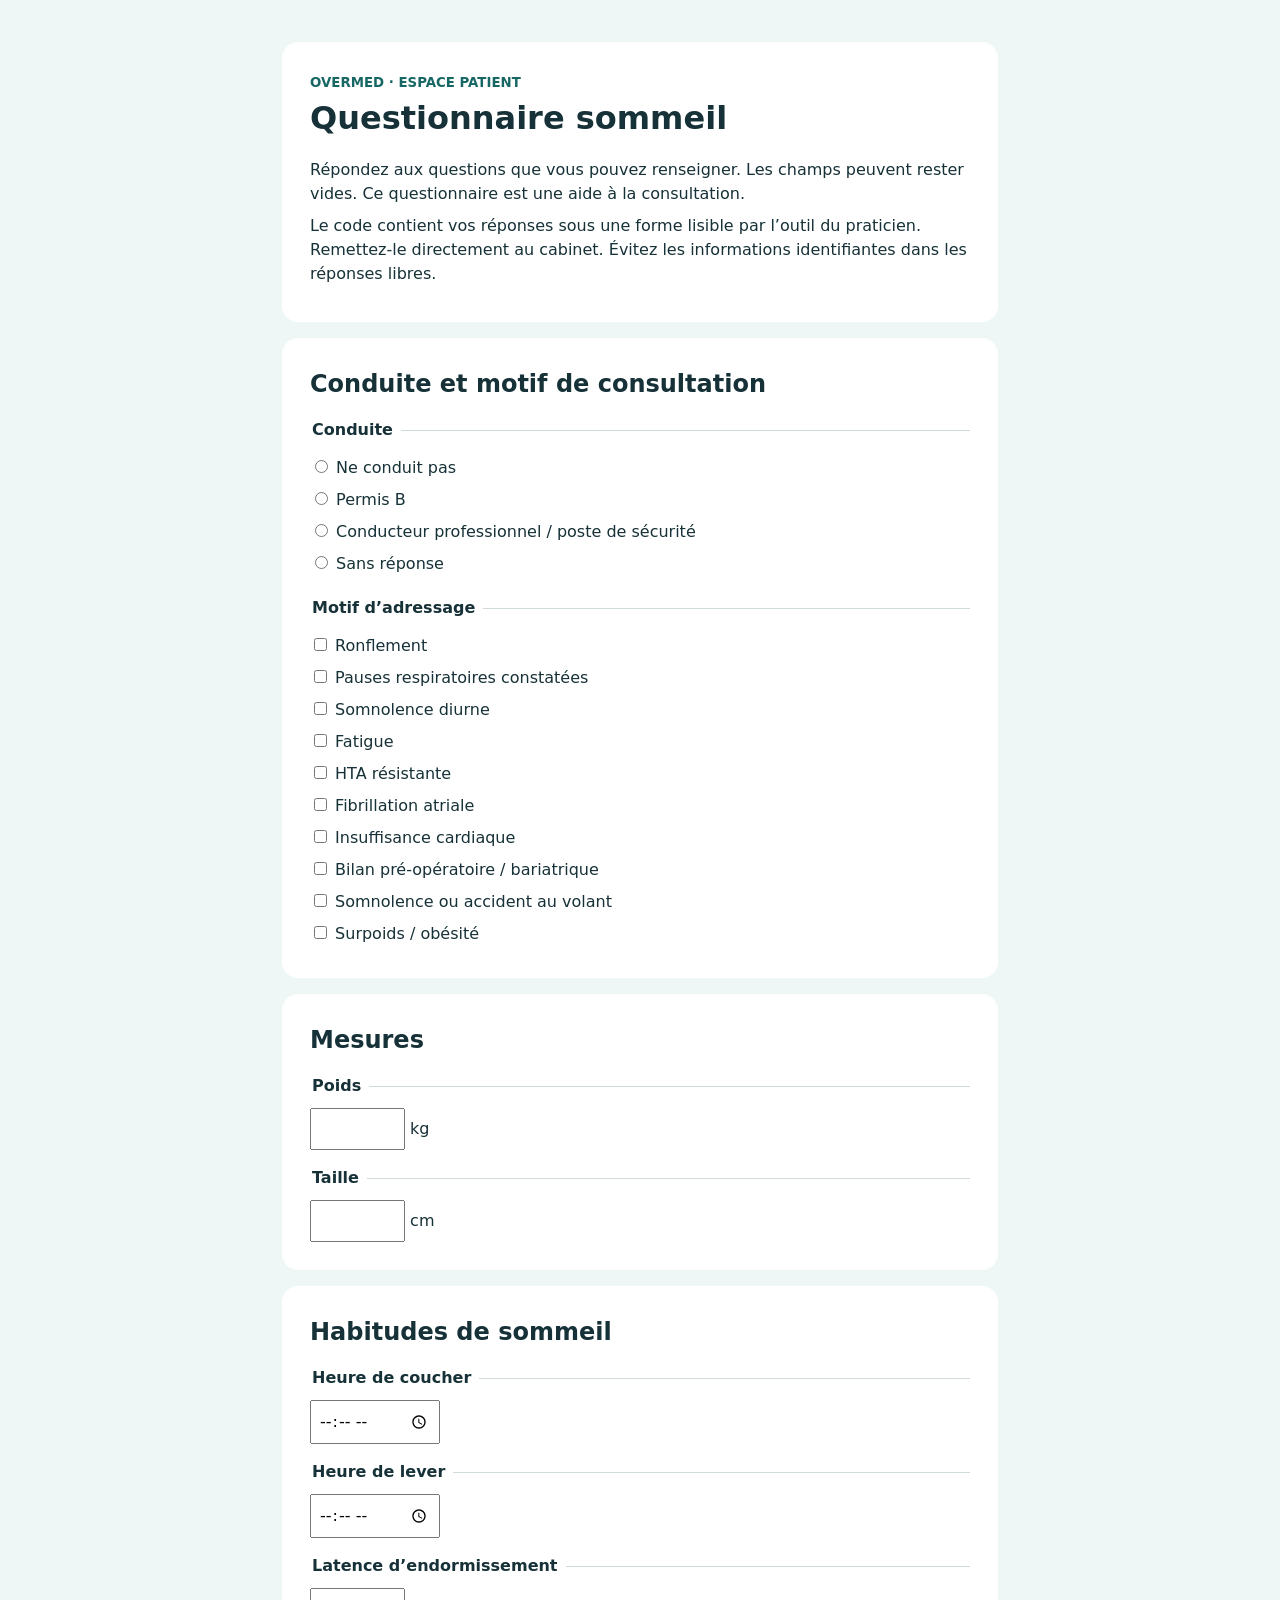
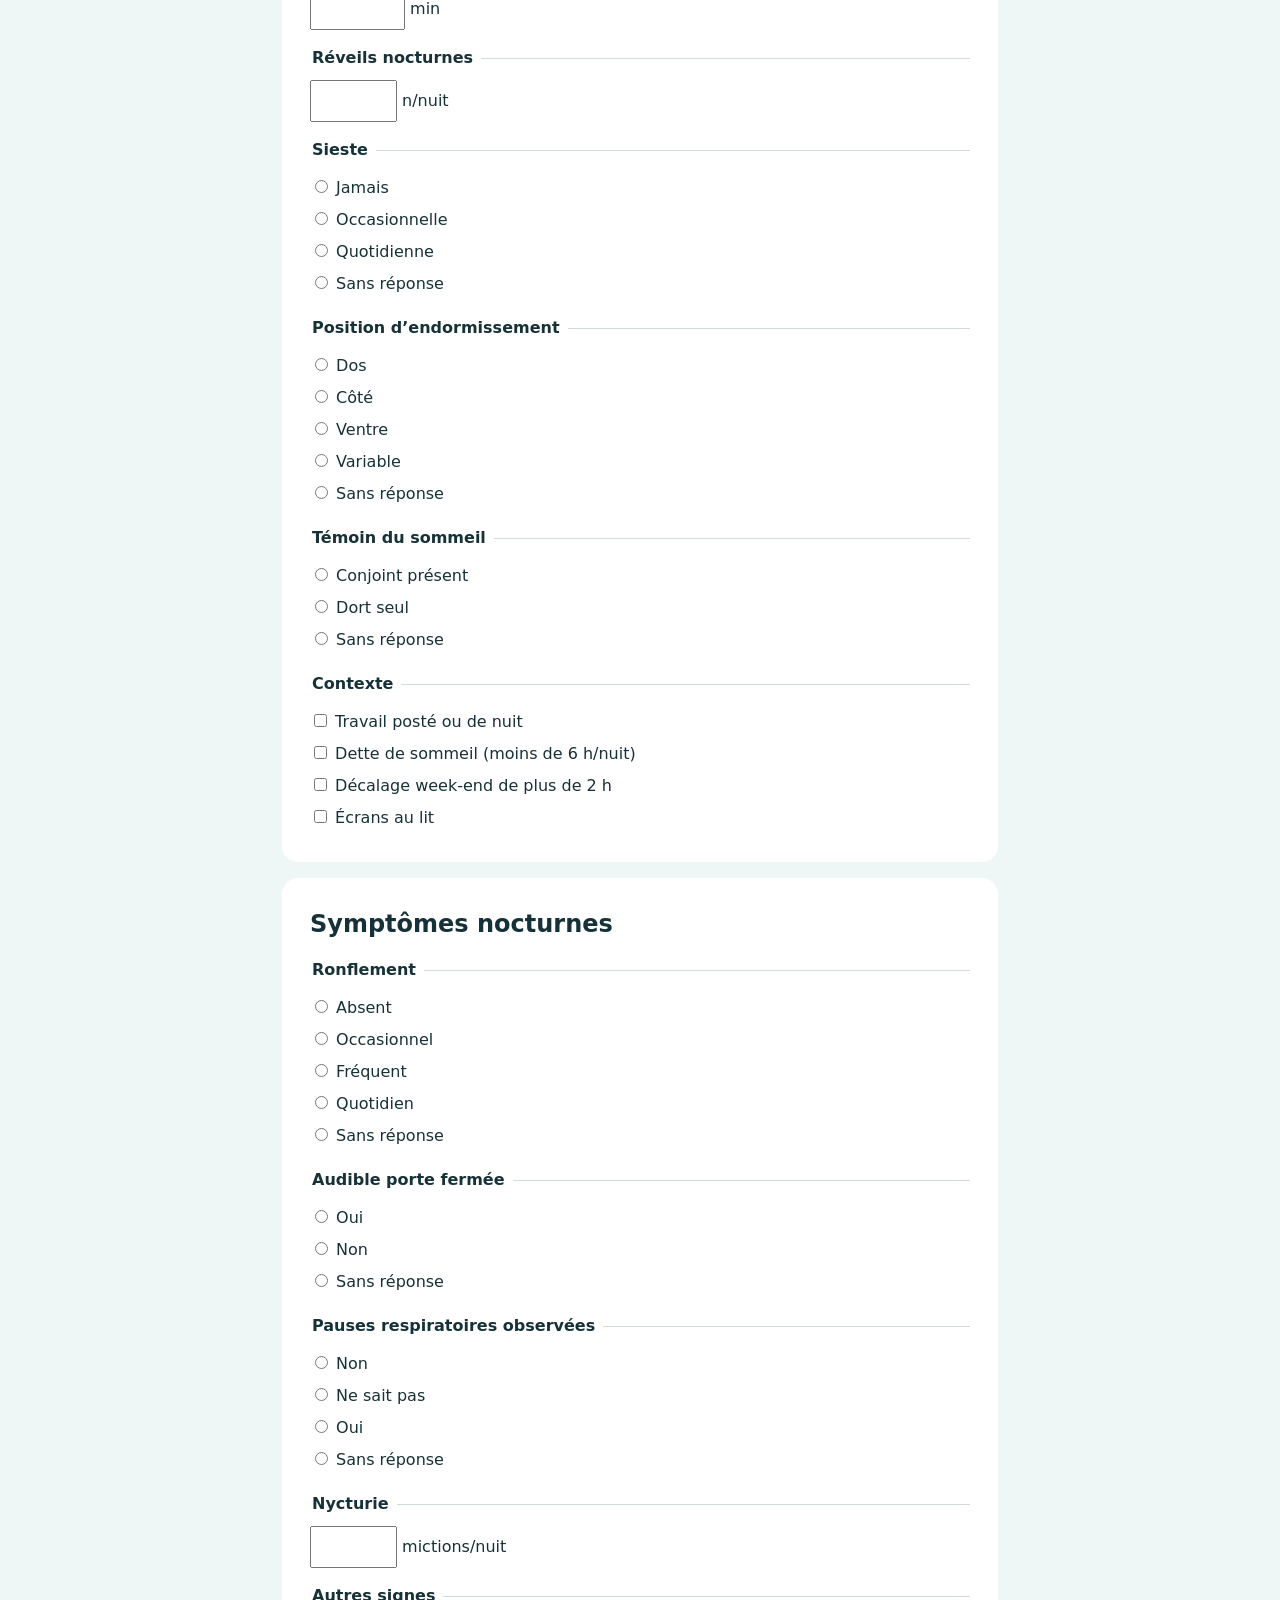
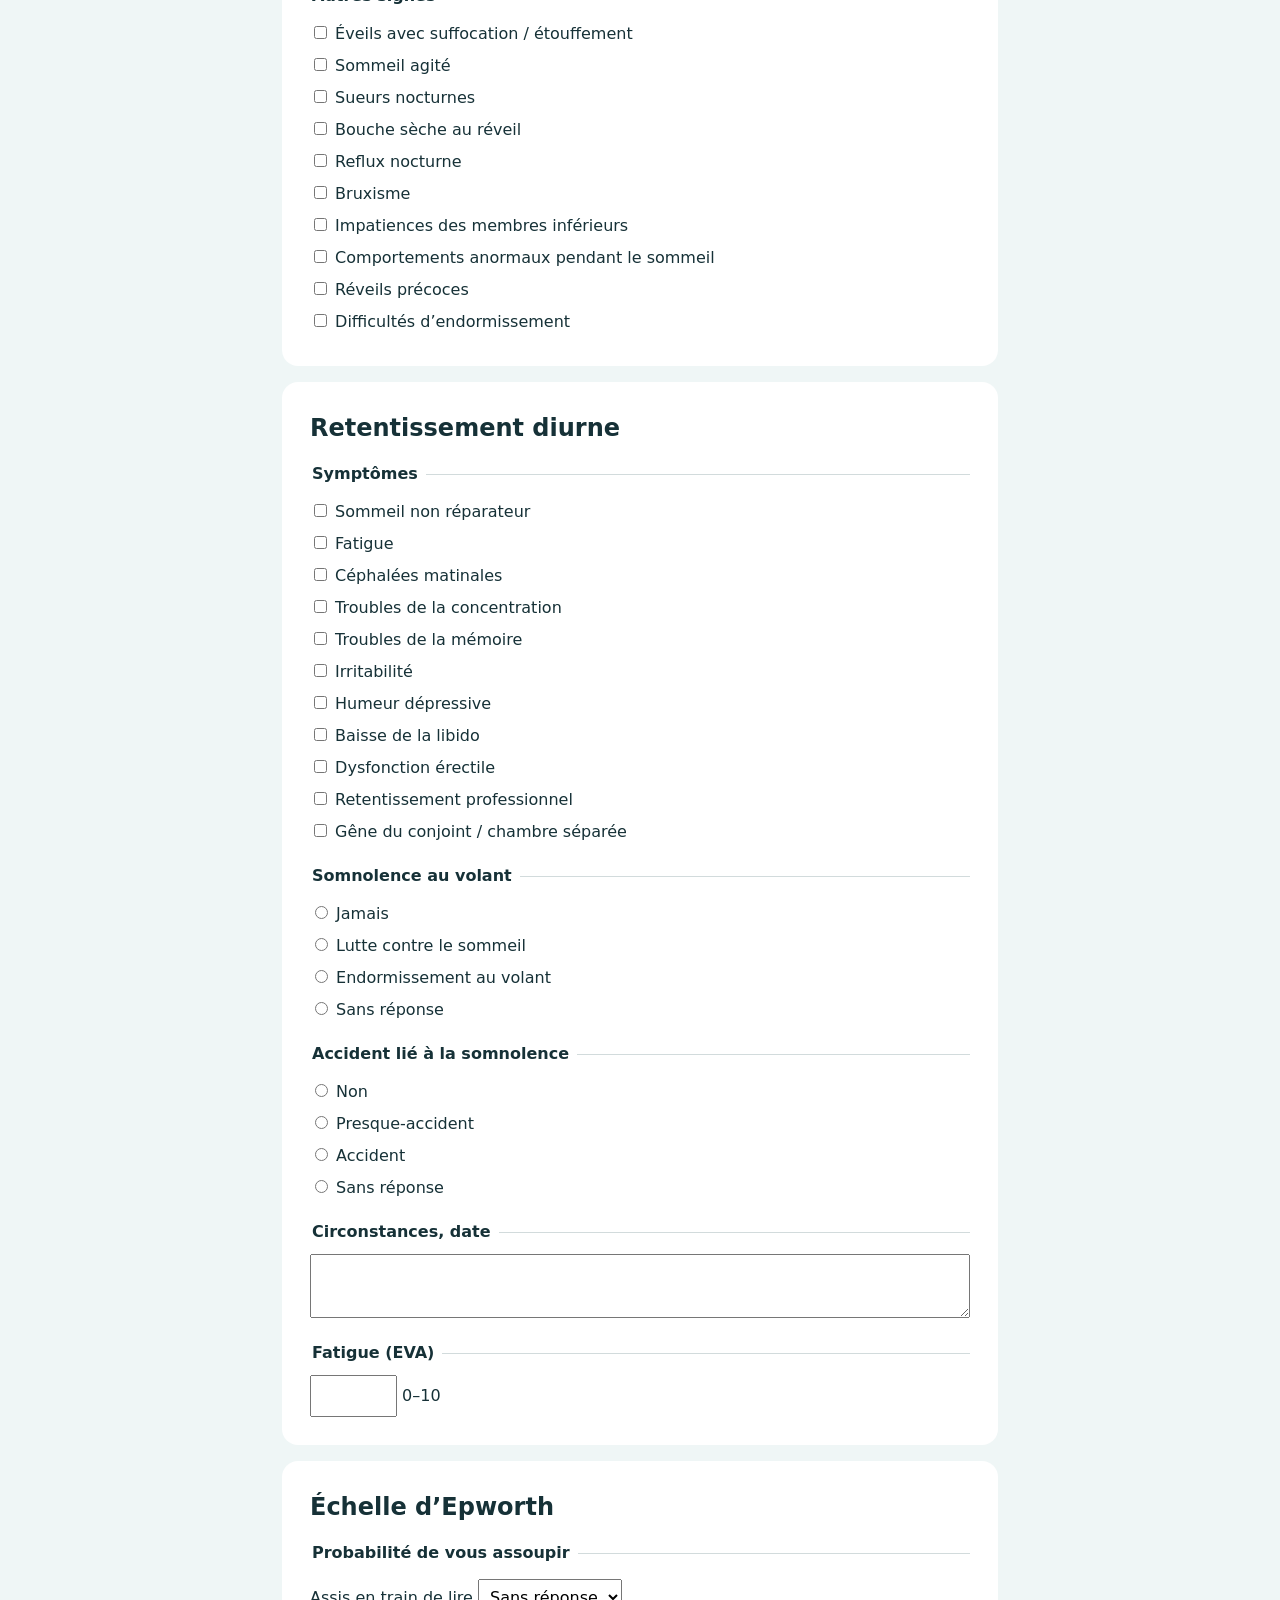
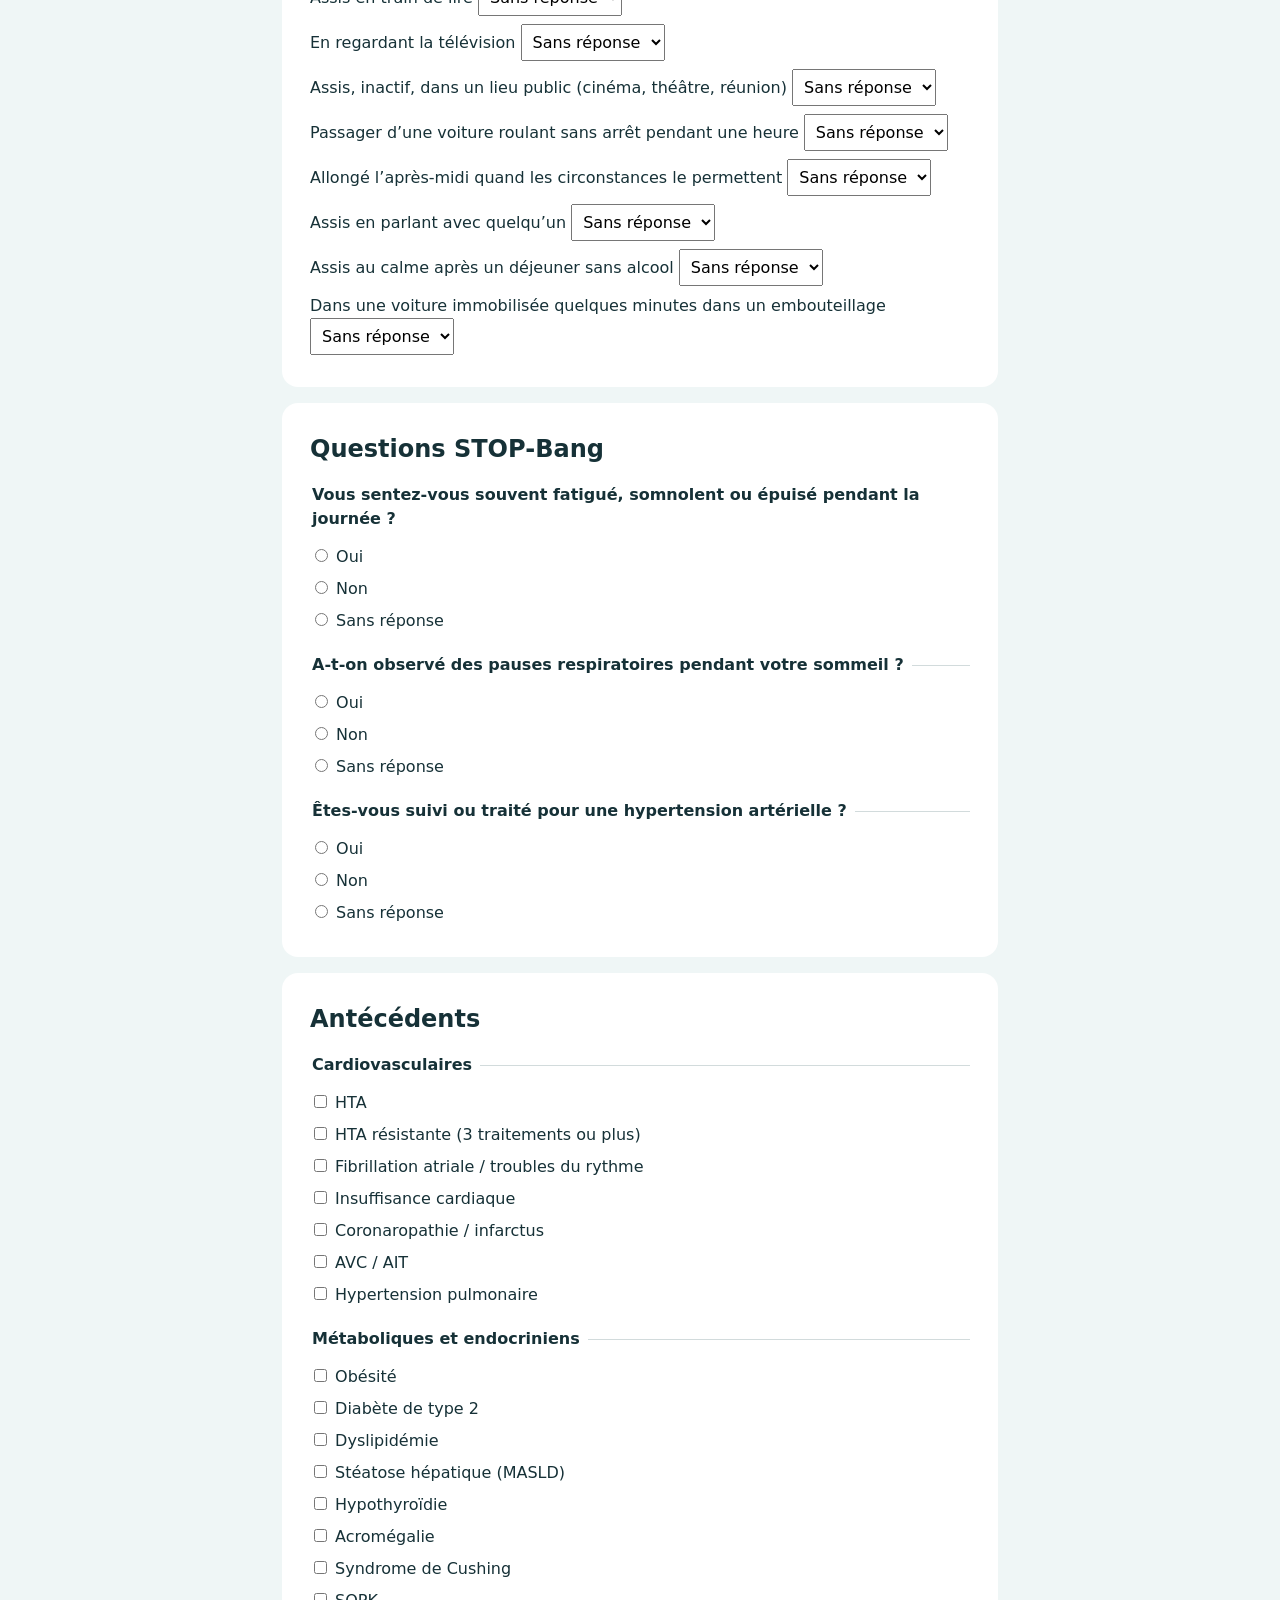
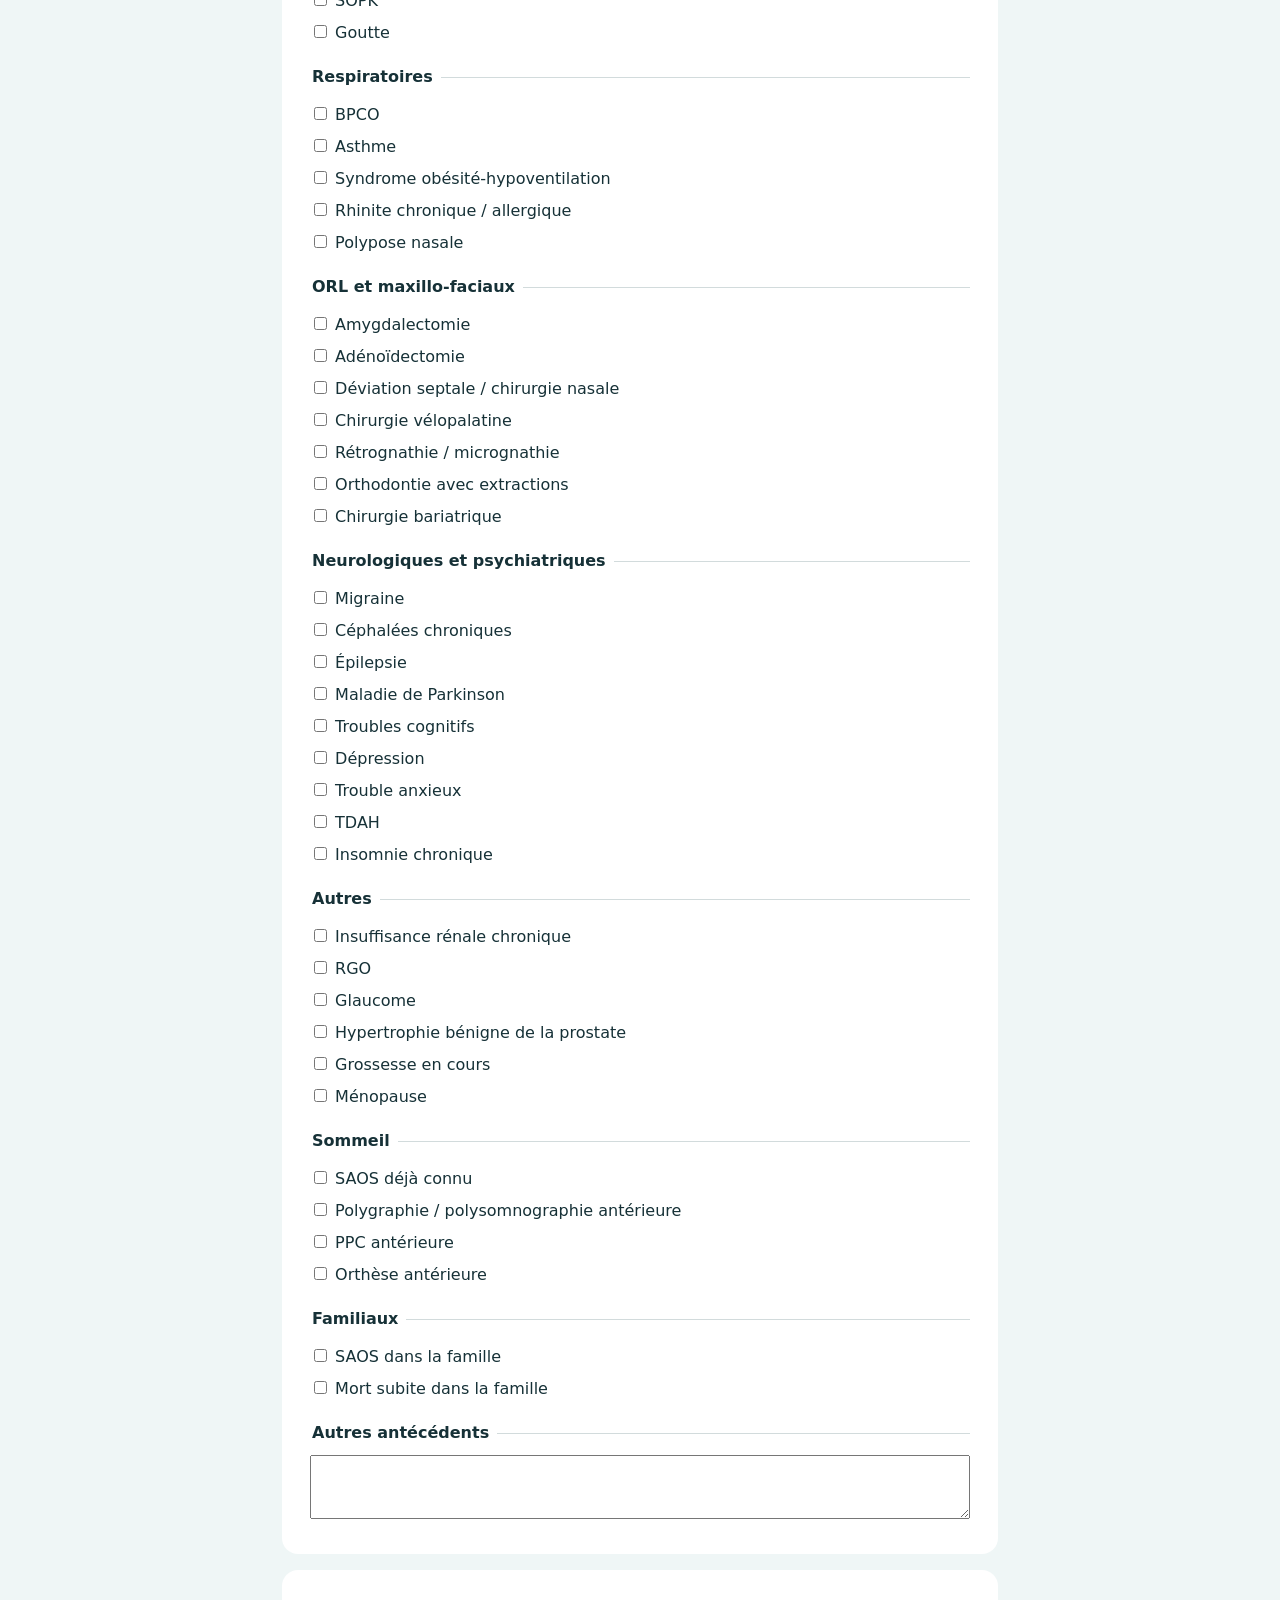
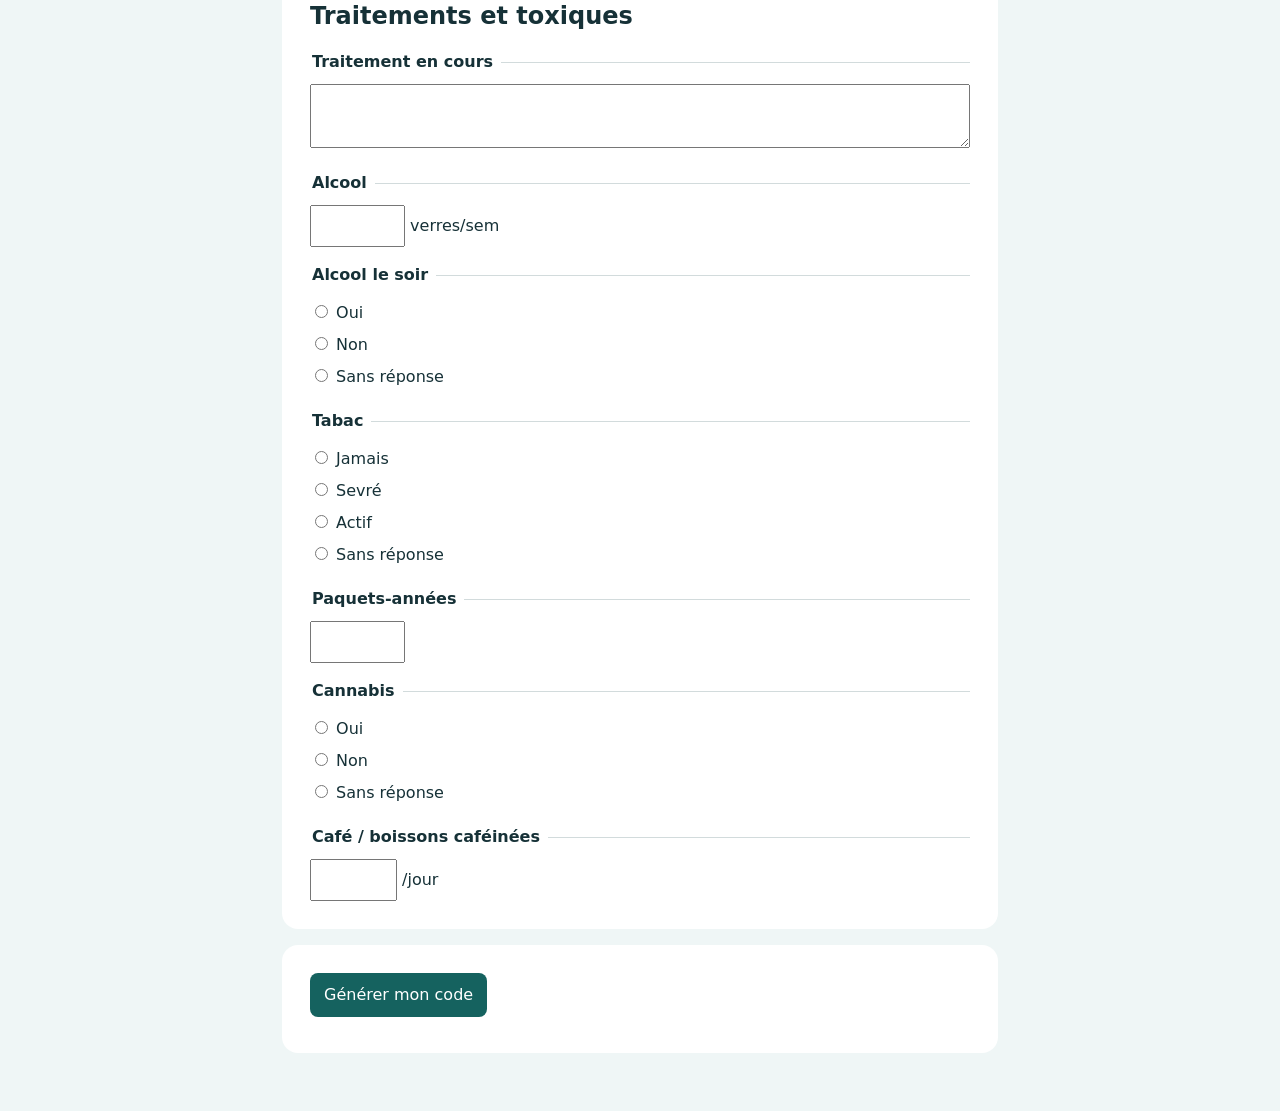
<file: sommeil/index.html>
<!doctype html>
<html lang="fr"><meta charset="utf-8"><meta name="viewport" content="width=device-width,initial-scale=1">
<title>OverMed · Questionnaire sommeil</title>
<style>
:root{color-scheme:light dark;--bg:#eff6f6;--card:#fff;--ink:#163137;--accent:#176765}
:root[data-theme=dark]{color-scheme:dark;--bg:#101c23;--card:#192b34;--ink:#eef7f7;--accent:#a1e2dc}
:root[data-theme=light]{color-scheme:light}
@media(prefers-color-scheme:dark){:root:not([data-theme]){--bg:#101c23;--card:#192b34;--ink:#eef7f7;--accent:#a1e2dc}}
*{box-sizing:border-box}body{margin:0;background:var(--bg);color:var(--ink);font:16px/1.5 system-ui}main{max-width:800px;margin:auto;padding:clamp(16px,5vw,42px)}
header,section{background:var(--card);border-radius:16px;padding:clamp(16px,4vw,28px);margin-bottom:16px}h1,h2{margin:0 0 .5em}p{margin:.5em 0}small{color:var(--accent);font-weight:bold}
fieldset{border:0;border-top:1px solid #78949555;margin:16px 0 0;padding:10px 0 0;min-width:0}legend{font-weight:650;padding-right:8px}label{display:block;padding:4px 0}
input,select,textarea,button{font:inherit}input:not([type=radio],[type=checkbox]),select,textarea{max-width:100%;padding:7px}textarea{width:100%}
button{background:#15625f;color:#fff;border:0;border-radius:8px;padding:10px 14px;cursor:pointer}
#result{overflow-wrap:anywhere}#code{width:100%;min-height:90px}
</style>
<main><header><small>OVERMED · ESPACE PATIENT</small><h1>Questionnaire sommeil</h1>
<p>Répondez aux questions que vous pouvez renseigner. Les champs peuvent rester vides. Ce questionnaire est une aide à la consultation.</p>
<p>Le code contient vos réponses sous une forme lisible par l’outil du praticien. Remettez-le directement au cabinet. Évitez les informations identifiantes dans les réponses libres.</p></header>
<form id="form"><div id="questions"></div><section><button>Générer mon code</button><p id="notice" role="status"></p>
<div id="result" hidden><label for="code">Code à remettre au praticien</label><textarea id="code" readonly></textarea><button type="button" id="select">Sélectionner le code</button></div></section></form></main>
<script src="format.js"></script><script src="questionnaire.js"></script><script src="portail-theme.js"></script></html>
</file>
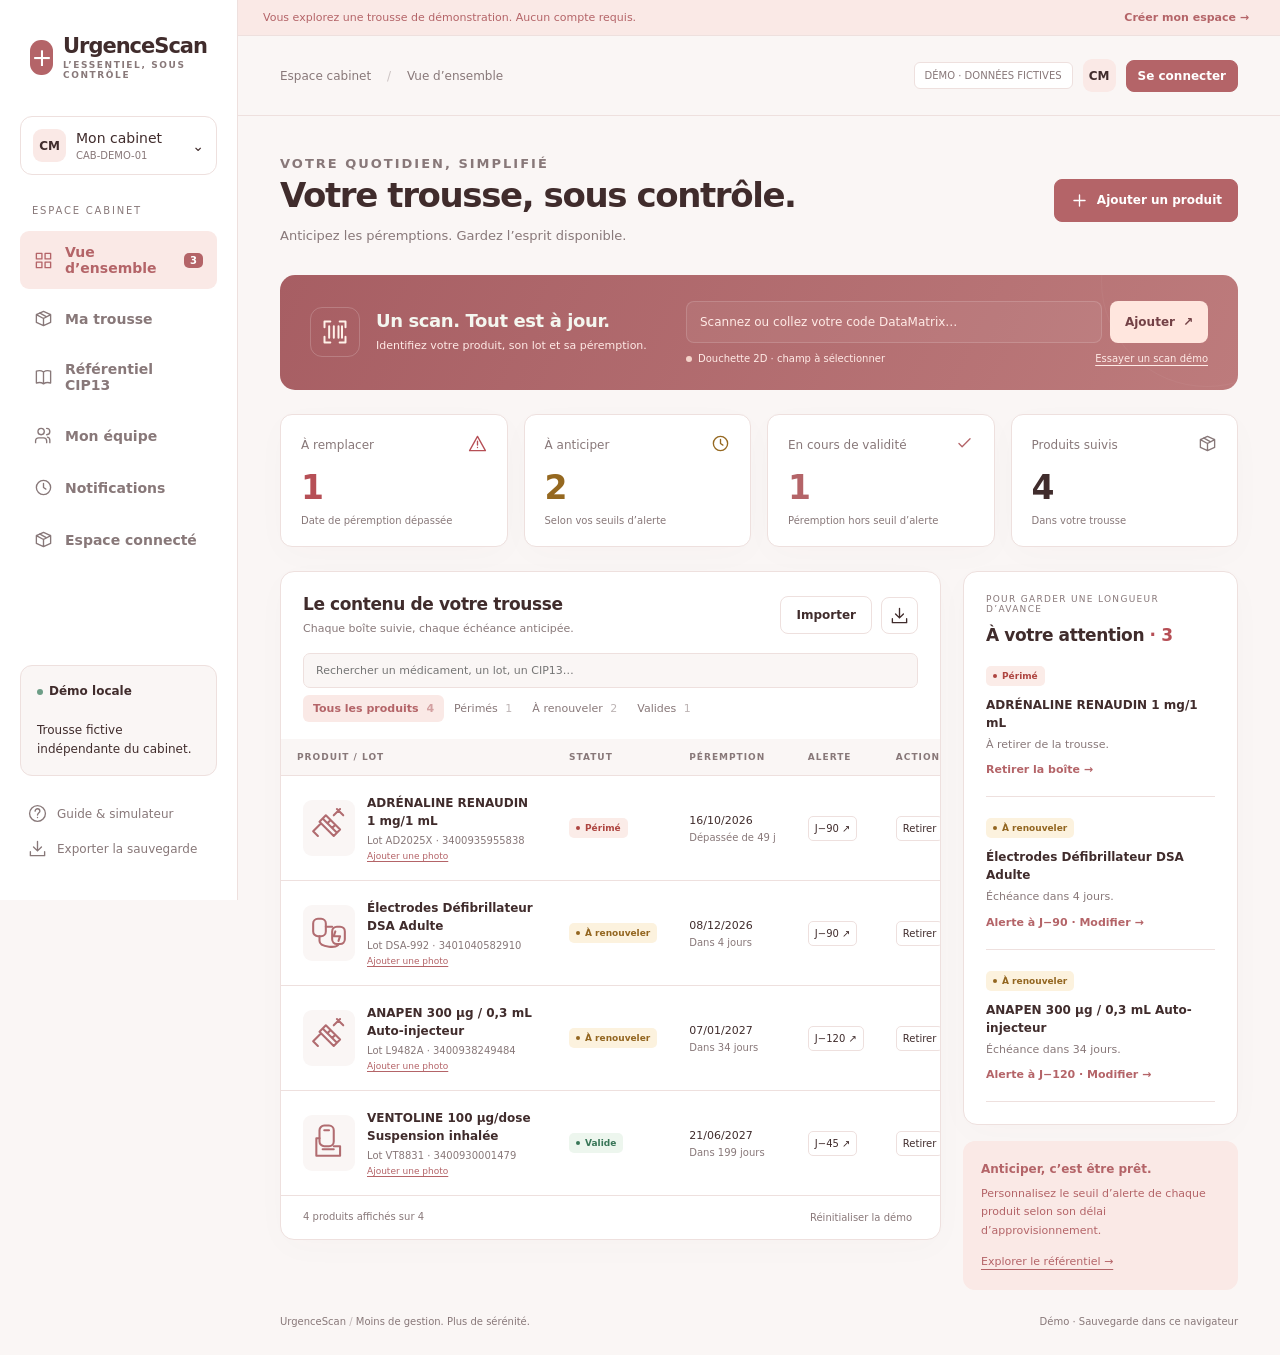
<file: urgencescan/index.html>
<!doctype html><html lang="fr"><head><link rel="stylesheet" href="integration.css"><meta http-equiv="Content-Security-Policy" content="default-src 'self' data: blob:; script-src 'self' 'unsafe-inline'; style-src 'self' 'unsafe-inline'; connect-src 'none'; object-src 'none'; base-uri 'none'; form-action 'none'"><meta charset="utf-8"><meta name="viewport" content="width=device-width,initial-scale=1"><meta name="description" content="Votre trousse d’urgence, sous contrôle. Inventaire, scan et suivi des péremptions."><title>UrgenceScan — La trousse prête. L’esprit libre.</title><style>
:root{--bg:#f6f7f3;--surface:#fff;--ink:#182f2b;--muted:#71807b;--line:#e5eae4;--green:#146653;--soft:#eaf3ed;--red:#b84942;--amber:#956820;--shadow:0 6px 30px #153e2c05}*{box-sizing:border-box}body{margin:0;background:var(--bg);color:var(--ink);font-family:Inter,system-ui,-apple-system,sans-serif;font-size:14px}button,input,select{font:inherit}button,a,input{ -webkit-tap-highlight-color:transparent}button{cursor:pointer}button{border:0;background:none;color:inherit}button:focus-visible,a:focus-visible,input:focus-visible,select:focus-visible{outline:3px solid #7bbca6;outline-offset:3px}button:hover{filter:brightness(.94)}.sidebar{width:238px;position:fixed;inset:0 auto 0 0;background:var(--surface);border-right:1px solid var(--line);padding:34px 20px;display:flex;flex-direction:column;z-index:5}.brand{display:flex;gap:10px;align-items:center;font-size:21px;font-weight:750;letter-spacing:-1px;padding:0 10px}.logo{background:var(--green);color:white;width:35px;height:35px;border-radius:11px;display:grid;place-items:center;font-size:25px;font-weight:400}.brand small{font-size:9px;letter-spacing:2px;color:var(--muted);display:block;margin-top:2px}.workspace{margin:36px 0 28px;border:1px solid var(--line);border-radius:12px;padding:12px;display:flex;gap:10px;align-items:center;text-align:left;width:100%}.avatar{width:33px;height:33px;background:var(--soft);border-radius:9px;display:grid;place-items:center;font-size:12px;font-weight:700}.workspace small{display:block;color:var(--muted);font-size:10px;margin-top:4px}.navlabel{font-size:10px;color:var(--muted);letter-spacing:1.8px;margin:0 12px 12px}.nav{display:flex;flex-direction:column;gap:7px}.nav button{padding:13px 14px;border-radius:9px;text-align:left;display:flex;align-items:center;gap:12px;color:var(--muted);font-weight:550}.nav button.active{background:var(--soft);color:var(--green)}svg{width:19px;height:19px;fill:none;stroke:currentColor;stroke-width:1.7;stroke-linecap:round;stroke-linejoin:round;flex-shrink:0}.nav .count{margin-left:auto;background:var(--green);color:white;border-radius:5px;padding:2px 6px;font-size:10px}.sidebottom{margin-top:auto}.localnote{padding:16px;background:var(--bg);border:1px solid var(--line);border-radius:12px;font-size:12px;line-height:1.6;margin-bottom:20px}.localnote strong{display:block;font-size:12px}.dot{display:inline-block;background:#4a9a78;width:6px;height:6px;border-radius:50%;margin-right:6px}.muted{color:var(--muted)}.sidebottom>button{display:flex;gap:10px;align-items:center;padding:8px;font-size:12px;color:var(--muted)}.shell{margin-left:238px}.topbar{height:80px;display:flex;align-items:center;justify-content:space-between;padding:0 42px;border-bottom:1px solid var(--line);font-size:12px}.topright{display:flex;align-items:center;gap:20px}.chip{border:1px solid var(--line);background:var(--surface);padding:7px 10px;border-radius:6px;font-size:10px;color:var(--muted)}.iconbtn{display:grid;place-items:center;padding:8px;border:1px solid var(--line);border-radius:8px;background:var(--surface)}main{max-width:1510px;margin:auto;padding:38px 42px 28px}.eyebrow{color:var(--green);font-size:10px;letter-spacing:2px;font-weight:700;margin:0 0 10px}h1{font-size:34px;font-weight:580;letter-spacing:-1.4px;margin:0 0 11px}h2{font-size:17px;letter-spacing:-.4px;margin:0}p{line-height:1.6}.intro{display:flex;justify-content:space-between;align-items:center;margin-bottom:28px;gap:20px}.intro p{margin:0;color:var(--muted);font-size:13px}.btn{display:inline-flex;align-items:center;justify-content:center;gap:8px;padding:11px 15px;border:1px solid var(--line);border-radius:8px;background:var(--surface);font-size:12px;font-weight:600;white-space:nowrap}.btn.primary{background:var(--green);border-color:var(--green);color:white}.scan{border-radius:15px;background:#193f35;color:#fff;display:grid;grid-template-columns:1fr 1.5fr;gap:28px;align-items:center;padding:26px 30px;position:relative;overflow:hidden}.scan:after{content:'';position:absolute;width:210px;height:210px;border:1px solid #ffffff0b;border-radius:50%;right:-75px;top:-100px;pointer-events:none}.scanlead{display:flex;gap:16px;align-items:center}.scanicon{display:grid;place-items:center;width:50px;height:50px;border:1px solid #ffffff30;border-radius:12px;color:#bddec8;flex-shrink:0}.scanicon svg{width:28px;height:28px}.scan h2{font-size:18px;color:#f4f6ef}.scan p{font-size:11px;color:#b4c9bf;margin:6px 0 0}.scanform{display:flex;gap:8px}.scan input{min-width:0;width:100%;background:#ffffff0e;color:#fff;border:1px solid #ffffff26;border-radius:8px;padding:13px;font-size:12px}.scan input::placeholder{color:#b5c7bf}.scan .btn{background:#d8eabe;border:0;color:#244536}.scanhelp{margin-top:10px;display:flex;justify-content:space-between;color:#c2d5cc;font-size:10px}.scanhelp button{padding:0;text-decoration:underline;text-underline-offset:3px;font-size:10px}.kpis{display:grid;grid-template-columns:repeat(4,1fr);gap:16px;margin:24px 0}.kpi{background:var(--surface);border:1px solid var(--line);border-radius:12px;text-align:left;padding:19px 20px;box-shadow:var(--shadow)}.kpi .label{display:flex;align-items:center;justify-content:space-between;color:var(--muted);font-size:12px}.kpi strong{display:block;font-size:33px;font-weight:550;letter-spacing:-1px;margin:12px 0 4px}.kpi small{font-size:10px;color:var(--muted)}.red{color:var(--red)}.amber{color:var(--amber)}.green{color:var(--green)}.dashboard{display:grid;grid-template-columns:minmax(0,1fr) 275px;gap:22px;align-items:start}.panel{background:var(--surface);border:1px solid var(--line);border-radius:14px;box-shadow:var(--shadow);overflow:hidden}.panelhead{padding:22px 22px 16px;display:flex;align-items:center;justify-content:space-between;gap:12px}.panelhead p{font-size:11px;color:var(--muted);margin:6px 0 0}.filters{padding:0 22px 17px;display:flex;gap:7px;align-items:center;flex-wrap:wrap}.filter{font-size:11px;border-radius:6px;padding:7px 10px;color:var(--muted)}.filter.active{background:var(--soft);color:var(--green);font-weight:650}.search{width:100%;padding:10px 12px;border:1px solid var(--line);border-radius:7px;background:var(--bg);color:var(--ink);font-size:11px}.tablewrap{overflow:auto}table{border-collapse:collapse;width:100%;text-align:left;white-space:nowrap}th{font-size:9px;text-transform:uppercase;letter-spacing:1px;color:var(--muted);font-weight:550;background:var(--bg);padding:13px 16px}td{padding:18px 16px;border-top:1px solid var(--line);font-size:11px}td:first-child{padding-left:22px}td strong{font-size:12px;font-weight:650;display:block;max-width:240px;white-space:normal;line-height:1.5}td small{display:block;font-size:10px;color:var(--muted);margin-top:5px}.badge{display:inline-flex;align-items:center;gap:5px;border-radius:5px;padding:5px 7px;font-size:9px;font-weight:650;white-space:nowrap}.badge.expired{color:#ae4540;background:#fbece8}.badge.warning{color:#936620;background:#fcf2de}.badge.valid{color:#397658;background:#edf6ee}.badge:before{content:'';width:4px;height:4px;background:currentColor;border-radius:100%}.rowaction{border:1px solid var(--line);border-radius:5px;padding:6px;font-size:10px}.tablefoot{padding:15px 22px;border-top:1px solid var(--line);color:var(--muted);font-size:10px;display:flex;justify-content:space-between}.priority{padding:22px}.priority .sectionlabel{font-size:9px;letter-spacing:1.3px;color:var(--muted);margin-bottom:11px}.priority h2{font-size:17px}.alertitem{padding:20px 0;border-bottom:1px solid var(--line)}.alertitem strong{font-size:12px;display:block;margin:10px 0 4px;line-height:1.5}.alertitem p{font-size:11px;color:var(--muted);margin:0}.alertitem button{font-size:11px;color:var(--green);font-weight:600;padding:10px 0 0}.tip{background:var(--soft);padding:18px;border-radius:12px;margin-top:16px;font-size:11px;line-height:1.7;color:var(--green)}.tip strong{display:block;margin-bottom:5px;font-size:12px}.pagefoot{margin-top:26px;display:flex;justify-content:space-between;color:var(--muted);font-size:10px}.hidden{display:none!important}.empty{padding:35px;text-align:center;color:var(--muted)}.dictgrid{padding:0 22px 22px;display:grid;grid-template-columns:repeat(2,1fr);gap:12px}.dictcard{border:1px solid var(--line);border-radius:10px;padding:20px}.dictcard h3{font-size:13px;line-height:1.6;margin:0 0 10px}.dictcard p{font-size:11px;color:var(--muted);margin:0}.sharebody{padding:0 24px 26px;max-width:780px}.sharebody p{color:var(--muted);font-size:13px}.sharebody .btn{margin:10px 5px 0 0}dialog{border:1px solid var(--line);border-radius:18px;background:var(--surface);color:var(--ink);padding:28px;width:470px;max-width:94vw;box-shadow:0 30px 100px #001a2940}dialog::backdrop{background:#102e2766;backdrop-filter:blur(4px)}.dialoghead{display:flex;align-items:center;justify-content:space-between;margin-bottom:20px}.dialoghead h2{font-size:20px}.field{display:block;margin:14px 0;font-size:12px}.field input{width:100%;padding:11px;border:1px solid var(--line);border-radius:7px;background:var(--bg);color:var(--ink);margin-top:7px}.dialogactions{display:flex;gap:8px;justify-content:flex-end;margin-top:24px}.toast{position:fixed;bottom:24px;left:50%;transform:translateX(-50%);background:var(--ink);color:var(--surface);padding:14px 22px;border-radius:10px;z-index:30;box-shadow:0 8px 30px #0002;font-size:12px}.dark{--bg:#13221e;--surface:#1c2d27;--ink:#edf4eb;--muted:#9aafa4;--line:#30443a;--green:#98caad;--soft:#2a4034}.dark .btn.primary{color:#162c23}.dark .badge{filter:brightness(.85)}.dark .scan{background:#233e31}.dark .avatar{color:var(--ink)}@media(min-width:1500px){.dashboard{grid-template-columns:minmax(0,1fr) 320px}td{padding-top:24px;padding-bottom:24px}}@media(max-width:1200px){.sidebar{width:205px;padding:28px 14px}.shell{margin-left:205px}main{padding:28px}.topbar{padding:0 28px}.dashboard{grid-template-columns:minmax(0,1fr)}.rightcol{display:grid;grid-template-columns:2fr 1fr;gap:18px}.tip{margin:0}.alerts{display:flex;gap:20px}.alertitem{flex:1;border:0}.scan{grid-template-columns:1fr 1.3fr;padding:24px;gap:18px}}@media(max-width:800px){.sidebar{position:static;width:auto;padding:18px;border:0;border-bottom:1px solid var(--line);display:block}.brand{font-size:20px}.workspace,.navlabel,.sidebottom{display:none}.nav{flex-direction:row;margin-top:18px;overflow:auto}.nav button{font-size:11px;padding:10px;white-space:nowrap}.nav button svg{width:16px}.shell{margin:0}.topbar{height:54px;padding:0 20px}.topright{gap:10px}.topbar .chip{display:none}main{padding:25px 18px}h1{font-size:29px}.intro{align-items:flex-start}.intro>.btn{font-size:0;padding:10px}.intro>.btn svg{width:19px}.scan{grid-template-columns:1fr;padding:20px}.kpis{gap:9px;grid-template-columns:repeat(2,1fr)}.kpi{padding:16px}.kpi strong{font-size:30px}.rightcol{display:block}.tip{margin-top:15px}.alerts{display:block}.alertitem{border-bottom:1px solid var(--line)}.dictgrid{grid-template-columns:1fr}.pagefoot{gap:15px;line-height:1.7}.scanform .btn{padding:10px}.panelhead{padding:20px 16px}.filters{padding-left:16px;padding-right:16px}.intro p{max-width:260px}}

:root{--bg:#faf6f5;--ink:#402c2c;--muted:#887879;--line:#eee0de;--green:#b46468;--soft:#fae9e6;--red:#b64f56;--shadow:0 8px 35px #59332d05}.dark{--bg:#251e20;--surface:#30262a;--ink:#f9edeb;--muted:#c1a6a9;--line:#49373d;--green:#e4a3a4;--soft:#483035}.scan{background:linear-gradient(115deg,#a75e63,#bd7b7c)}.scan p,.scanhelp,.scan input::placeholder{color:#ffeae6}.scanicon{color:#fff1e8}.scan .btn{background:#ffe6de;color:#734146}.scanhelp .dot{background:#f4d3ca}.dark .scan{background:#7e4c53}.dark .btn.primary{color:#382429}.dot{background:#6d9d86}.brand small{letter-spacing:1.6px}.photo{width:52px;height:56px;border-radius:9px;background:var(--bg);object-fit:contain;flex-shrink:0;border:1px solid var(--line)}.productcell{display:flex;align-items:center;gap:12px}.productcell .productart{width:52px;height:56px;flex-shrink:0;background:var(--bg);border-radius:9px;padding:7px;color:#b16c70}.productart svg{height:100%;width:100%;stroke-width:1.3}.productart text{fill:currentColor;stroke:none}.cell-info{min-width:170px}.photoedit{font-size:9px;color:var(--green);padding:5px 0 0;text-decoration:underline;text-underline-offset:2px}.modebanner{padding:10px 25px;background:var(--soft);font-size:11px;color:var(--green);display:flex;align-items:center;justify-content:space-between;gap:10px;border-bottom:1px solid var(--line)}.modebanner button{font-size:11px;font-weight:650}.topright{gap:10px}.topright .authbtn{padding:8px 11px}.settingsbody{padding:0 24px 26px}.settingsgrid{display:grid;grid-template-columns:1fr 1fr;gap:22px}.settingcard{border:1px solid var(--line);border-radius:12px;padding:22px;margin-top:16px}.settingcard h3{margin:0 0 8px;font-size:15px}.settingcard p{font-size:12px;color:var(--muted)}select,textarea{font:inherit;background:var(--bg);color:var(--ink);border:1px solid var(--line);border-radius:7px;padding:11px;width:100%;margin-top:7px}textarea{resize:vertical;min-height:90px;font-size:12px}.field select{font-size:12px}.checkfield{display:flex;align-items:center;gap:10px;margin:15px 0;font-size:12px}.checkfield input{accent-color:var(--green);width:16px;height:16px}.state-pill{font-size:10px;display:inline-block;padding:5px 8px;border-radius:5px;background:var(--soft);color:var(--green)}.statusline{font-size:11px;line-height:1.7;background:var(--bg);border:1px solid var(--line);border-radius:9px;padding:13px;margin-top:14px}.teamrow{display:flex;align-items:center;gap:12px;padding:17px 0;border-bottom:1px solid var(--line)}.teamrow>div:nth-child(2){flex:1}.teamrow strong{font-size:12px}.teamrow small{display:block;font-size:11px;color:var(--muted);margin-top:5px}.codetext{font-family:monospace;overflow-wrap:anywhere;max-height:140px;overflow:auto;background:var(--bg);border:1px solid var(--line);border-radius:8px;padding:14px;font-size:11px}.inlinebuttons{display:flex;gap:9px;align-items:center;flex-wrap:wrap}.errorbox{padding:12px;background:#fae9e6;border-radius:7px;color:#8e444a;font-size:12px;margin:14px 0}.formhelp{font-size:11px;color:var(--muted);line-height:1.7}.busy{opacity:.6;pointer-events:none}.landing-mode .sidebar,.landing-mode .shell{display:none}.landing{max-width:1220px;margin:auto;padding:30px 40px 70px}.landingnav{display:flex;justify-content:space-between;align-items:center;gap:20px}.landingnav .brand{padding:0}.landinghero{display:grid;grid-template-columns:1.1fr 1fr;gap:70px;align-items:center;padding:100px 0 70px}.landinghero h1{font-size:62px;line-height:1.08;letter-spacing:-3px;margin-top:20px;margin-bottom:24px;font-weight:600}.landinghero h1 em{font-style:normal;color:var(--green)}.landinghero p{font-size:16px;color:var(--muted);line-height:1.8}.landinghero .btn{padding:15px 20px;font-size:13px}.landinghero .inlinebuttons{margin-top:30px}.previewcard{background:var(--surface);border:1px solid var(--line);padding:28px;border-radius:22px;box-shadow:0 28px 80px #8d515015;transform:rotate(2deg)}.previewcard h2{font-size:19px;margin-top:18px}.previewcard .productcell{margin:20px 0;padding:17px;background:var(--bg);border-radius:12px}.previewcard .badge{margin-top:6px}.previewscore{display:flex;justify-content:space-between;align-items:center;padding-top:20px;border-top:1px solid var(--line);color:var(--muted);font-size:12px}.previewscore strong{font-size:35px;color:var(--green);font-weight:500}.featuregrid{display:grid;grid-template-columns:repeat(3,1fr);gap:18px}.featuregrid>div{padding:25px;border:1px solid var(--line);border-radius:14px;background:var(--surface)}.featuregrid h3{font-size:14px;margin:14px 0 8px}.featuregrid p{font-size:12px;color:var(--muted);margin:0}.landfoot{font-size:11px;color:var(--muted);padding-top:40px;line-height:1.8}.mobilewrap{overflow:auto}.panelhead .inlinebuttons{justify-content:flex-end}.previewcard .productart{width:50px;height:60px}.required-note{border-left:3px solid var(--green);padding:2px 0 2px 15px;margin:15px 0;font-size:12px;color:var(--muted);line-height:1.8}@media(max-width:1000px){.landinghero{gap:30px}.landinghero h1{font-size:49px}.settingsgrid{grid-template-columns:1fr}.nav{gap:2px}.nav button{padding-left:10px;padding-right:10px}}@media(max-width:800px){.landing{padding:23px 20px 40px}.landingnav .brand{font-size:18px}.landingnav .brand small{display:none}.landingnav .btn{padding:9px;font-size:11px}.landinghero{grid-template-columns:1fr;padding:55px 0 40px;gap:35px}.landinghero h1{font-size:44px;letter-spacing:-2px}.landinghero p{font-size:14px}.previewcard{transform:none;padding:23px}.featuregrid{grid-template-columns:1fr}.nav{overflow:auto}.modebanner{padding:10px 18px}.topright .avatar,.topright .chip{display:none}.topbar{padding:0 16px}.topbar>span{font-size:10px}.topright .authbtn{font-size:10px}.settingsbody{padding:0 16px 20px}.panelhead{flex-wrap:wrap}.settingsgrid{gap:0}.landinghero .btn{font-size:12px}.sidebar{padding-bottom:10px}}

.oauth-block { margin: 18px 0; }
.oauth-grid { display: grid; grid-template-columns: repeat(3, 1fr); gap: 8px; }
.oauth-btn {
  min-height: 43px; background: var(--surface); border: 1px solid var(--line);
  border-radius: 8px; font-size: 12px; font-weight: 650;
  display: flex; align-items: center; justify-content: center; gap: 8px;
}
.oauth-btn:disabled { opacity: .45; cursor: not-allowed; filter: none; }
.oauth-mark {
  width: 22px; height: 22px; border-radius: 6px; background: var(--soft);
  display: grid; place-items: center; font-weight: 750; color: var(--green);
}
.auth-separator {
  display: flex; align-items: center; gap: 12px; color: var(--muted);
  font-size: 10px; margin: 18px 0;
}
.auth-separator::before, .auth-separator::after {
  content: ''; height: 1px; background: var(--line); flex: 1;
}
.provider-status { font-size: 10px; color: var(--muted); line-height: 1.6; margin: 9px 0 0; }
@media (max-width: 520px) { .oauth-grid { grid-template-columns: 1fr; } }

</style></head><body>
<aside class="sidebar"><div class="brand"><span class="logo">+</span><div>UrgenceScan<small>L’ESSENTIEL, SOUS CONTRÔLE</small></div></div><button class="workspace" onclick="cabinetDialog()"><span class="avatar">CM</span><span>Mon cabinet<small id="cabinet-id">CAB-DEMO-01</small></span><span style="margin-left:auto">⌄</span></button><p class="navlabel">ESPACE CABINET</p><nav class="nav"><button class="active" data-page="trousse" onclick="navigate('trousse')"><i data-icon="grid"></i>Vue d’ensemble<span class="count" id="nav-count">3</span></button><button data-page="inventory" onclick="navigate('inventory')"><i data-icon="box"></i>Ma trousse</button><button data-page="cip" onclick="navigate('cip')"><i data-icon="book"></i>Référentiel CIP13</button><button data-page="share" onclick="navigate('share')"><i data-icon="users"></i>Mon équipe</button></nav><div class="sidebottom"><div class="localnote"><strong><span class="dot"></span>Espace de démonstration</strong><span class="muted">Données enregistrées dans ce navigateur uniquement.</span></div><button onclick="demoDialog()"><i data-icon="help"></i>Guide & simulateur</button><button onclick="exportData()"><i data-icon="download"></i>Exporter la sauvegarde</button></div></aside>
<div class="shell"><header class="topbar"><span class="muted">Espace cabinet <span style="padding:0 12px;opacity:.4">/</span> <span id="breadcrumb">Vue d’ensemble</span></span><div class="topright"><span class="chip">DÉMO INTERACTIVE</span><button class="iconbtn" onclick="theme()" aria-label="Changer le thème"><i data-icon="sun"></i></button><span class="avatar">CM</span></div></header><main><div class="intro"><div><p class="eyebrow">VOTRE QUOTIDIEN, SIMPLIFIÉ</p><h1 id="page-title">Votre trousse, sous contrôle.</h1><p id="page-description">Anticipez les péremptions. Gardez l’esprit disponible.</p></div><button class="btn primary" onclick="addDialog()"><i data-icon="plus"></i>Ajouter un produit</button></div>
<div id="view-trousse"><section class="scan"><div class="scanlead"><div class="scanicon"><i data-icon="scan"></i></div><div><h2>Un scan. Tout est à jour.</h2><p>Identifiez votre produit, son lot et sa péremption.</p></div></div><div><form class="scanform" onsubmit="scan(event)"><input id="scan-field" aria-label="Code GS1 DataMatrix" placeholder="Scannez ou collez votre code DataMatrix…" autocomplete="off"><button class="btn" type="submit">Ajouter <span>↗</span></button></form><div class="scanhelp"><span><span class="dot"></span>Douchette 2D · champ à sélectionner</span><button onclick="demoDialog()">Essayer un scan démo</button></div></div></section><section class="kpis" id="kpis"></section></div>
<div id="stock-view" class="dashboard"><section class="panel" id="inventory"><div class="panelhead"><div><h2>Le contenu de votre trousse</h2><p>Chaque boîte suivie, chaque échéance anticipée.</p></div><button class="iconbtn" onclick="exportData()" aria-label="Exporter l’inventaire"><i data-icon="download"></i></button></div><div class="filters"><input class="search" id="search" placeholder="Rechercher un médicament, un lot, un CIP13…" aria-label="Rechercher dans la trousse" oninput="render()"><div id="filters"></div></div><div class="tablewrap"><table><thead><tr><th>Produit / lot</th><th>Statut</th><th>Péremption</th><th>Alerte</th><th>Actions</th></tr></thead><tbody id="rows"></tbody></table><div class="empty hidden" id="empty">Aucun produit ne correspond à votre recherche.</div></div><div class="tablefoot"><span id="rowcount"></span><button onclick="resetDialog()">Réinitialiser la démo</button></div></section><aside class="rightcol"><section class="panel priority"><div class="sectionlabel">POUR GARDER UNE LONGUEUR D’AVANCE</div><h2>À votre attention <span class="red" id="attention-count"></span></h2><div class="alerts" id="alerts"></div></section><div class="tip"><strong>Anticiper, c’est être prêt.</strong>Personnalisez le seuil d’alerte de chaque produit selon son délai d’approvisionnement.<br><button style="font-size:11px;margin-top:12px;padding:0;text-decoration:underline;text-underline-offset:4px" onclick="navigate('cip')">Explorer le référentiel →</button></div></aside></div>
<section id="view-cip" class="panel hidden"><div class="panelhead"><div><h2>Vos références reconnues</h2><p>Un dictionnaire local, enrichi au fil des scans.</p></div><button class="btn" onclick="cipDialog()">+ Nouvelle référence</button></div><div id="dict" class="dictgrid"></div></section>
<section id="view-share" class="panel hidden"><div class="panelhead"><h2>Un espace pensé pour votre équipe</h2></div><div class="sharebody"><p>Vous consultez une démonstration locale. Les données de la trousse ne sont pas synchronisées entre les ordinateurs, même avec le même code cabinet.</p><div class="tip"><strong>Le partage d’équipe reste à connecter.</strong>Cette refonte prépare un espace commun pour les associés et les assistantes. La connexion, les droits d’accès et la synchronisation nécessitent un service de stockage partagé.</div><button class="btn primary" onclick="exportData()"><i data-icon="download"></i>Exporter ma trousse</button><button class="btn" onclick="cabinetDialog()">Changer de cabinet local</button></div></section>
<footer class="pagefoot"><span>UrgenceScan <span style="opacity:.5">/</span> Moins de gestion. Plus de sérénité.</span><span><span class="dot"></span>Sauvegarde locale · Données de démonstration</span></footer></main></div><dialog id="modal"><div class="dialoghead"><h2 id="modal-title"></h2><button class="iconbtn" onclick="closeModal()" aria-label="Fermer">×</button></div><div id="modal-body"></div></dialog><div id="toast" class="toast hidden" role="status"></div>
<script>
const icons={grid:'M3 3h7v7H3z M14 3h7v7h-7z M3 14h7v7H3z M14 14h7v7h-7z',box:'m3 7 9-4 9 4v10l-9 4-9-4z m0-0 9 5 9-5 M12 12v9 M7 5l9 5',book:'M12 5c-3-2-6-2-9-1v15c3-1 6-1 9 1 3-2 6-2 9-1V4c-3-1-6-1-9 1v15',users:'M16 21v-2a4 4 0 0 0-4-4H6a4 4 0 0 0-4 4v2 M9 11a4 4 0 1 0 0-8 4 4 0 0 0 0 8 M20 21v-3a4 4 0 0 0-3-4 M16 3a4 4 0 0 1 0 8',help:'M12 22a10 10 0 1 0 0-20 10 10 0 0 0 0 20 M9 9a3 3 0 0 1 6 0c0 2-3 2-3 5 M12 17v.1',download:'M12 3v12 m-5-5 5 5 5-5 M3 16v5h18v-5',plus:'M12 5v14 M5 12h14',scan:'M8 3H3v5 M16 3h5v5 M3 16v5h5 M21 16v5h-5 M7 7v10 M11 7v10 M15 7v10 M18 7v10',sun:'M12 8a4 4 0 1 0 0 8 4 4 0 0 0 0-8 M12 2v2 M12 20v2 M2 12h2 M20 12h2 M5 5l1 1 M18 18l1 1 M5 19l1-1 M18 6l1-1',clock:'M12 3a9 9 0 1 0 0 18 9 9 0 0 0 0-18 M12 7v5l3 2',check:'m5 12 4 4L19 6',alert:'m12 3 10 18H2z M12 9v5 M12 17v.1'};
function icon(n){return `<svg viewBox="0 0 24 24" aria-hidden="true"><path d="${icons[n]||icons.box}"/></svg>`}document.querySelectorAll('[data-icon]').forEach(e=>e.outerHTML=icon(e.dataset.icon));
const $=id=>document.getElementById(id),esc=s=>String(s??'').replace(/[&<>"']/g,c=>({'&':'&amp;','<':'&lt;','>':'&gt;','"':'&quot;',"'":'&#39;'}[c]));let filter='all',page='trousse';
    const DEFAULT_STOCK = [
      { id: '1', name: 'ADRÉNALINE RENAUDIN 1 mg/1 mL', cip: '3400935955838', lot: 'AD2025X', expiry: '2026-10-16', alertDays: 90, tag: 'Risque rupture' },
      { id: '2', name: 'Électrodes Défibrillateur DSA Adulte', cip: '3401040582910', lot: 'DSA-992', expiry: '2026-12-08', alertDays: 90, tag: 'Maintenance DSA' },
      { id: '3', name: 'ANAPEN 300 µg / 0,3 mL Auto-injecteur', cip: '3400938249484', lot: 'L9482A', expiry: '2027-01-07', alertDays: 120, tag: 'Tension approvisionnement' },
      { id: '4', name: 'VENTOLINE 100 µg/dose Suspension inhalée', cip: '3400930001479', lot: 'VT8831', expiry: '2027-06-21', alertDays: 45, tag: 'Standard' }
    ];

    const DEFAULT_CIP_DICT = {
      '3400935955838': { name: 'ADRÉNALINE RENAUDIN 1 mg/1 mL', alertDays: 90 },
      '3401040582910': { name: 'Électrodes Défibrillateur DSA Adulte', alertDays: 90 },
      '3400938249484': { name: 'ANAPEN 300 µg / 0,3 mL Auto-injecteur', alertDays: 120 },
      '3400930001479': { name: 'VENTOLINE 100 µg/dose Suspension inhalée', alertDays: 45 },
      '3400934891106': { name: 'GLUCAGEN KIT 1 mg Poudre et solvant', alertDays: 60 }
    };

function read(k,d){try{return JSON.parse(localStorage.getItem(k))??structuredClone(d)}catch{return structuredClone(d)}}let cabinet=localStorage.getItem('urgencescan_cabinet')||'CAB-DEMO-01';function stock(){return read('urgencescan_stock_'+cabinet,DEFAULT_STOCK)}function dict(){return read('urgencescan_cip_dict',DEFAULT_CIP_DICT)}function save(s){localStorage.setItem('urgencescan_stock_'+cabinet,JSON.stringify(s));render()}function status(item){const now=new Date();now.setHours(0,0,0,0);const expiry=new Date(item.expiry+'T00:00:00');const days=Math.round((expiry-now)/86400000);return {days,key:days<0?'expired':days<Number(item.alertDays)+1?'warning':'valid'}}const labels={expired:'Périmé',warning:'À renouveler',valid:'Valide'};function badge(i){let s=status(i);return `<span class="badge ${s.key}">${labels[s.key]}</span>`}function setFilter(f){filter=f;render()}function render(){const data=stock(),counts={expired:0,warning:0,valid:0};data.forEach(i=>counts[status(i).key]++);$('cabinet-id').textContent=cabinet;$('nav-count').textContent=counts.expired+counts.warning;$('attention-count').textContent='· '+(counts.expired+counts.warning);$('kpis').innerHTML=[['expired','À remplacer','Date de péremption dépassée','red','alert'],['warning','À anticiper','Selon vos seuils d’alerte','amber','clock'],['valid','En cours de validité','Péremption hors seuil d’alerte','green','check'],['all','Produits suivis','Dans votre trousse','', 'box']].map(([k,l,sub,c,ic])=>`<button class="kpi" onclick="setFilter('${k}')"><span class="label">${l}<span class="${c}">${icon(ic)}</span></span><strong class="${c}">${k==='all'?data.length:counts[k]}</strong><small>${sub}</small></button>`).join('');$('filters').innerHTML=[['all','Tous les produits'],['expired','Périmés'],['warning','À renouveler'],['valid','Valides']].map(([k,l])=>`<button class="filter ${filter===k?'active':''}" aria-pressed="${filter===k}" onclick="setFilter('${k}')">${l} <span style="opacity:.55;margin-left:4px">${k==='all'?data.length:counts[k]}</span></button>`).join('');const q=$('search').value.toLowerCase(),shown=data.filter(i=>(filter==='all'||status(i).key===filter)&&[i.name,i.lot,i.cip].join(' ').toLowerCase().includes(q)).sort((a,b)=>a.expiry.localeCompare(b.expiry));$('rows').innerHTML=shown.map(i=>{const ix=data.indexOf(i),s=status(i);return `<tr><td><strong>${esc(i.name)}</strong><small>Lot ${esc(i.lot)} · ${esc(i.cip)}</small></td><td>${badge(i)}</td><td>${new Date(i.expiry+'T00:00:00').toLocaleDateString('fr-FR')}<small>${s.days<0?'Dépassée de '+Math.abs(s.days)+' j':'Dans '+s.days+' jours'}</small></td><td><button class="rowaction" onclick="thresholdDialog(${ix})" aria-label="Modifier le seuil de ${esc(i.name)}">J−${i.alertDays} ↗</button></td><td><button class="rowaction" onclick="removeDialog(${ix})">Retirer</button></td></tr>`}).join('');$('empty').classList.toggle('hidden',shown.length>0);$('rowcount').textContent=`${shown.length} produit${shown.length>1?'s':''} affiché${shown.length>1?'s':''} sur ${data.length}`;const attention=data.filter(i=>status(i).key!=='valid').sort((a,b)=>a.expiry.localeCompare(b.expiry));$('alerts').innerHTML=attention.map(i=>`<div class="alertitem">${badge(i)}<strong>${esc(i.name)}</strong><p>${status(i).key==='expired'?'À retirer de la trousse.':'Échéance dans '+status(i).days+' jours.'}</p><button onclick="${status(i).key==='expired'?'removeDialog':'thresholdDialog'}(${data.indexOf(i)})">${status(i).key==='expired'?'Retirer la boîte':'Alerte à J−'+i.alertDays+' · Modifier'} →</button></div>`).join('')||'<p class="green" style="font-size:12px">Aucune péremption à signaler.</p>';$('dict').innerHTML=Object.entries(dict()).map(([cip,i])=>`<div class="dictcard"><h3>${esc(i.name)}</h3><p>CIP13 · ${esc(cip)}</p><p style="margin-top:12px;color:var(--green)">Anticipation · ${i.alertDays} jours</p></div>`).join('')}
function navigate(p){page=p;document.querySelectorAll('[data-page]').forEach(b=>b.classList.toggle('active',b.dataset.page===p));$('view-trousse').classList.toggle('hidden',p!=='trousse');$('stock-view').classList.toggle('hidden',!['trousse','inventory'].includes(p));$('stock-view').style.gridTemplateColumns=p==='inventory'?'1fr':'';document.querySelector('.rightcol').classList.toggle('hidden',p==='inventory');$('view-cip').classList.toggle('hidden',p!=='cip');$('view-share').classList.toggle('hidden',p!=='share');const titles={trousse:['Votre trousse, sous contrôle.','Anticipez les péremptions. Gardez l’esprit disponible.','Vue d’ensemble'],inventory:['Chaque produit à sa place.','Retrouvez vos boîtes et leurs échéances en un instant.','Ma trousse'],cip:['Reconnu au premier scan.','Votre référentiel local de médicaments et dispositifs.','Référentiel CIP13'],share:['Le cabinet, ensemble.','Préparez un suivi commun pour votre équipe.','Mon équipe']};$('page-title').textContent=titles[p][0];$('page-description').textContent=titles[p][1];$('breadcrumb').textContent=titles[p][2];render()}
function toast(t){$('toast').textContent=t;$('toast').classList.remove('hidden');clearTimeout(window.toastTimer);window.toastTimer=setTimeout(()=>$('toast').classList.add('hidden'),3500)}function theme(){document.documentElement.classList.toggle('dark');localStorage.setItem('urgencescan_theme',document.documentElement.classList.contains('dark')?'dark':'light')}if(localStorage.getItem('urgencescan_theme')==='dark')document.documentElement.classList.add('dark');function modal(title,body){$('modal-title').textContent=title;$('modal-body').innerHTML=body;$('modal').showModal()}function closeModal(){$('modal').close()}function field(name,label,type='text',value='',extra=''){return `<label class="field">${label}<input name="${name}" type="${type}" value="${esc(value)}" ${extra}></label>`}function actions(label='Enregistrer'){return `<div class="dialogactions"><button type="button" class="btn" onclick="closeModal()">Annuler</button><button class="btn primary" type="submit">${label}</button></div>`}
function addDialog(prefill={}){modal('Ajouter à la trousse',`<form id="add-form">${field('name','Médicament ou dispositif','text',prefill.name||'','required maxlength="150"')}${field('cip','Code CIP13 (facultatif)','text',prefill.cip||'','pattern="[0-9]{13}"')}${field('lot','Numéro de lot','text',prefill.lot||'','required maxlength="60"')}${field('expiry','Date de péremption','date',prefill.expiry||'','required')}${field('alertDays','Anticiper le renouvellement (jours)','number',prefill.alertDays??90,'required min="0" max="3650"')}${actions('Ajouter le produit')}</form>`);$('add-form').onsubmit=e=>{e.preventDefault();const d=Object.fromEntries(new FormData(e.target));d.alertDays=Number(d.alertDays);d.id=(crypto.randomUUID?crypto.randomUUID():Date.now().toString(36)+Math.random().toString(36).slice(2));d.tag='Manuel';if(d.cip){const refs=dict();refs[d.cip]={name:d.name,alertDays:d.alertDays};localStorage.setItem('urgencescan_cip_dict',JSON.stringify(refs))}save([d,...stock()]);closeModal();toast('Produit ajouté à votre trousse')}}
function thresholdDialog(ix){const data=stock(),i=data[ix];modal('Anticiper le renouvellement',`<p class="muted">${esc(i.name)}</p><form id="threshold-form">${field('days','Seuil d’alerte avant péremption (jours)','number',i.alertDays,'required min="0" max="3650"')}${actions()}</form>`);$('threshold-form').onsubmit=e=>{e.preventDefault();i.alertDays=Number(new FormData(e.target).get('days'));save(data);closeModal();toast('Seuil d’alerte mis à jour')}}function removeDialog(ix){const data=stock(),i=data[ix];modal('Retirer cette boîte ?',`<p class="muted">${esc(i.name)}<br>Lot ${esc(i.lot)} · Ce retrait ne concerne que cette boîte.</p><div class="dialogactions"><button class="btn" onclick="closeModal()">Conserver</button><button class="btn primary" id="confirm-remove">Retirer de la trousse</button></div>`);$('confirm-remove').onclick=()=>{save(data.filter(x=>x.id!==i.id));closeModal();toast('Boîte retirée de la trousse')}}function cabinetDialog(){modal('Votre espace local',`<p class="muted">Le code sélectionne une trousse dans ce navigateur. Il ne donne pas accès aux données d’un autre ordinateur.</p><form id="cab-form">${field('cab','Code du cabinet','text',cabinet,'required pattern="[A-Za-z0-9-]{1,40}"')}${actions('Ouvrir la trousse')}</form>`);$('cab-form').onsubmit=e=>{e.preventDefault();cabinet=new FormData(e.target).get('cab').toUpperCase();localStorage.setItem('urgencescan_cabinet',cabinet);filter='all';render();closeModal();toast('Espace cabinet sélectionné')}}function cipDialog(){modal('Ajouter une référence',`<form id="cip-form">${field('cip','Code CIP13','text','','required pattern="[0-9]{13}"')}${field('name','Nom du produit','text','','required maxlength="150"')}${field('days','Seuil d’alerte par défaut (jours)','number',90,'required min="0" max="3650"')}${actions()}</form>`);$('cip-form').onsubmit=e=>{e.preventDefault();const d=new FormData(e.target),refs=dict();refs[d.get('cip')]={name:d.get('name'),alertDays:Number(d.get('days'))};localStorage.setItem('urgencescan_cip_dict',JSON.stringify(refs));render();closeModal();toast('Référence enregistrée')}}function resetDialog(){modal('Réinitialiser la démonstration ?',`<p class="muted">Les produits de la trousse locale actuelle seront remplacés par les quatre exemples du fichier d’origine.</p><div class="dialogactions"><button class="btn" onclick="closeModal()">Annuler</button><button class="btn primary" id="reset">Réinitialiser</button></div>`);$('reset').onclick=()=>{save(structuredClone(DEFAULT_STOCK));closeModal();toast('Exemples restaurés')}}function exportData(){const blob=new Blob([JSON.stringify(stock(),null,2)],{type:'application/json'}),url=URL.createObjectURL(blob),a=document.createElement('a');a.href=url;a.download='urgencescan_'+cabinet+'.json';a.click();setTimeout(()=>URL.revokeObjectURL(url),1000);toast('Sauvegarde JSON exportée')}
function demoDialog(){modal('Essayez le scan',`<p class="muted">Sélectionnez le champ de scan, puis utilisez votre douchette 2D et sa touche Entrée. Vous pouvez aussi tester ces deux exemples.</p><button class="btn primary" onclick="demo('ventoline')">Ventoline · Lot neuf</button><button class="btn" style="margin-top:10px" onclick="demo('anapen')">Anapen · Échéance proche</button><p class="muted" style="font-size:11px">Un scan de démonstration ajoute une boîte à la trousse locale. Les codes et les produits proviennent du fichier fourni.</p>`)}function demo(type){closeModal();navigate('trousse');$('scan-field').value=type==='ventoline'?'01034009300014791728103010VT9942':'01034009382494841726111510L1024B';scan({preventDefault(){}})}
function decode(raw){let s=raw.trim().replace(/^\]d2/,'').replace(/\((01|17|10|21)\)/g,'$1');const az={'&':'1','é':'2','"':'3',"'":'4','(':'5','-':'6','è':'7','_':'8','ç':'9','à':'0'};if(/^[à&]/.test(s))s=s.split('').map(c=>az[c]||c).join('');let result={};while(s){if(s[0]==='\x1d'){s=s.slice(1);continue}let ai=s.slice(0,2);s=s.slice(2);if(ai==='01'){if(!/^\d{14}/.test(s))throw Error('Code produit incomplet.');result.cip=s.slice(1,14);s=s.slice(14)}else if(ai==='17'){let d=s.slice(0,6);if(!/^\d{6}$/.test(d))throw Error('Date de péremption illisible.');let y=2000+Number(d.slice(0,2)),m=Number(d.slice(2,4)),day=Number(d.slice(4));if(m<1||m>12)throw Error('Mois de péremption invalide.');if(day===0)day=new Date(y,m,0).getDate();let date=new Date(y,m-1,day);if(date.getMonth()!==m-1)throw Error('Date de péremption invalide.');result.expiry=`${y}-${String(m).padStart(2,'0')}-${String(day).padStart(2,'0')}`;s=s.slice(6)}else if(ai==='10'||ai==='21'){let stop=s.indexOf('\x1d');const v=stop===-1?s:s.slice(0,stop);if(ai==='10')result.lot=v;s=stop===-1?'':s.slice(stop+1)}else throw Error('Format GS1 non pris en charge : utilisez l’ajout manuel.')}if(!result.cip)throw Error('Code GS1 non reconnu.');return result}
function scan(e){e.preventDefault();const value=$('scan-field').value.trim();if(!value){$('scan-field').focus();return}try{const d=decode(value),ref=dict()[d.cip];$('scan-field').value='';if(!ref||!d.expiry||!d.lot){addDialog({...d,...ref});return}save([{...d,...ref,id:(crypto.randomUUID?crypto.randomUUID():Date.now().toString(36)+Math.random().toString(36).slice(2)),tag:'Scanné'},...stock()]);toast(ref.name+' ajouté');$('scan-field').focus()}catch(err){toast(err.message)}}
const cabParam=new URLSearchParams(location.search).get('cab');if(cabParam&&/^[A-Za-z0-9-]{1,40}$/.test(cabParam)){cabinet=cabParam.toUpperCase();localStorage.setItem('urgencescan_cabinet',cabinet)}render();
</script><script>
(()=>{
'use strict';
const baseRender=window.render,baseNavigate=window.navigate,baseAdd=window.addDialog;
let demo=true,cloud=null,session=null,settings=null,saving=false,dirty=false,syncError='',team=[],invites=[];
const configKey='urgencescan_cloud_config_v2',demoKey='urgencescan_demo_stock_v2';let config=read(configKey,null);
try{session=JSON.parse(sessionStorage.getItem('urgencescan_session_v2')||'null')}catch{}
const uid=()=>crypto.randomUUID?crypto.randomUUID():Date.now().toString(36)+Math.random().toString(36).slice(2);
const run=fn=>Promise.resolve().then(fn).catch(e=>{toast(e.message||'Action impossible');return null});
function errorHTML(s){return `<div class="errorbox" role="alert">${esc(s)}</div>`}
function assertConfig(c){if(!c||!/^https:\/\/[a-z0-9-]+\.supabase\.co$/.test(c.url)||!c.key||/^sb_secret_/.test(c.key))throw Error('Renseignez une URL Supabase valide et une clé publique anon/publishable.');if(c.key.split('.').length===3){try{const role=JSON.parse(atob(c.key.split('.')[1].replace(/-/g,'+').replace(/_/g,'/'))).role;if(role!=='anon')throw Error('Clé secrète interdite : utilisez uniquement la clé anon.')}catch(e){throw Error('Clé publique anon invalide.')}}}
async function request(path,options={},withSession=true,retry=true){assertConfig(config);if(withSession&&!session)throw Error('Connectez-vous à votre espace Cloud.');const r=await fetch(config.url+path,{...options,headers:{apikey:config.key,'Content-Type':'application/json',...(withSession?{Authorization:'Bearer '+session.access_token}:{}),...options.headers}});let data;try{data=await r.json()}catch{data=null}if(r.status===401&&withSession&&retry&&session.refresh_token){const renewed=await request('/auth/v1/token?grant_type=refresh_token',{method:'POST',body:JSON.stringify({refresh_token:session.refresh_token})},false,false);setSession(renewed);return request(path,options,true,false)}if(!r.ok)throw Error(data?.message||data?.msg||data?.error_description||data?.error||'Service indisponible ('+r.status+').');return data}
const rpc=(name,args)=>request('/rest/v1/rpc/'+name,{method:'POST',body:JSON.stringify(args)});
function setSession(s){session=s;sessionStorage.setItem('urgencescan_session_v2',JSON.stringify(s))}
function setConfig(c){assertConfig(c);config=c;localStorage.setItem(configKey,JSON.stringify(c))}
function isAdmin(){return !demo&&['owner','admin'].includes(cloud?.role)}
function canEdit(){return demo||['owner','admin','editor'].includes(cloud?.role)}
function stash(){if(cloud)sessionStorage.setItem('urgencescan_unsynced_'+cloud.id,JSON.stringify(cloud.inventory))}
window.stock=()=>demo?read(demoKey,DEFAULT_STOCK):(cloud?.inventory||[]);
window.save=data=>{if(!canEdit()){toast('Votre accès est en lecture seule.');return false}if(demo){localStorage.setItem(demoKey,JSON.stringify(data));render();return true}if(syncError){toast('Sauvegarde bloquée : exportez vos changements puis actualisez.');return false}cloud.inventory=structuredClone(data);dirty=true;stash();render();flush();return true};
async function flush(){if(saving||!dirty||!cloud||syncError)return;saving=true;updateChrome();try{while(dirty){dirty=false;const snapshot=structuredClone(cloud.inventory);cloud.revision=await rpc('us_save_inventory',{p_cabinet:cloud.id,p_revision:cloud.revision,p_inventory:snapshot});}sessionStorage.removeItem('urgencescan_unsynced_'+cloud.id)}catch(e){dirty=true;syncError=e.message;toast('Sauvegarde Cloud échouée. Vos changements restent dans cet onglet.')}finally{saving=false;updateChrome();}}
window.render=()=>{baseRender();document.querySelectorAll('#rows tr').forEach(row=>{const name=row.querySelector('td strong')?.textContent,lot=row.querySelector('td small')?.textContent;const i=stock().find(x=>x.name===name&&lot===`Lot ${x.lot} · ${x.cip}`);if(!i)return;const cell=row.querySelector('td');const ix=stock().indexOf(i);const wrap=document.createElement('div');wrap.className='productcell';wrap.innerHTML=visual(i)+`<div class="cell-info"><strong>${esc(i.name)}</strong><small>Lot ${esc(i.lot)} · ${esc(i.cip)}</small><button class="photoedit" data-photo-index="${ix}">${i.photo?'Modifier la photo':'Ajouter une photo'}</button></div>`;wrap.querySelector('[data-photo-index]').onclick=()=>photoDialog(ix);cell.replaceChildren(wrap)});updateChrome();if(page==='notifications')renderNotifications();if(page==='cloud')renderCloud()};
function art(name=''){let p;const n=name.toLowerCase();if(/adr.naline|anapen|seringue|glucagen/.test(n))p='<path d="m8 7 9 9M6 9l9 9 4-4-9-9z M5 12l-3 3m0 0 3 3m-3-3 5-5 M15 5l4-4m-2 0 4 4 M11 10l2-2 M14 13l2-2"/>';else if(/ventoline|inhal/.test(n))p='<rect x="6" y="2" width="9" height="13" rx="3"/><path d="M6 10H4v11h15v-6h-4 M9 5h3 M8 17h7"/>';else if(/lectrode|dsa|d.fibr/.test(n))p='<rect x="2" y="4" width="8" height="11" rx="3"/><rect x="14" y="9" width="8" height="11" rx="3"/><path d="M6 15v3c0 4 12 5 12 2 M10 9h4 M16 12l-1 3h4l-1 3"/>';else p='<path d="M4 8 14 2l7 5v11l-10 5-7-5z M4 8l7 6 10-7 M11 14v9 M9 6l7 5 M7 16l2 1"/>';return `<span class="productart" role="img" aria-label="Illustration du type de produit"><svg viewBox="0 0 24 26">${p}</svg></span>`}
function visual(i){return typeof i.photo==='string'&&/^data:image\/(jpeg|png|webp);base64,[A-Za-z0-9+/=]+$/.test(i.photo)?`<img class="photo" src="${i.photo}" alt="Photo de ${esc(i.name)}">`:art(i.name)}
window.navigate=p=>{if(['notifications','cloud'].includes(p)){page=p;document.querySelectorAll('[data-page]').forEach(b=>b.classList.toggle('active',b.dataset.page===p));for(const id of ['view-trousse','stock-view','view-cip','view-share'])$(id).classList.add('hidden');$('view-notifications').classList.toggle('hidden',p!=='notifications');$('view-cloud').classList.toggle('hidden',p!=='cloud');$('page-title').textContent=p==='notifications'?'Les bonnes alertes. Au bon moment.':'Vos données, chez vous.';$('page-description').textContent=p==='notifications'?'Choisissez vos canaux et votre rythme de rappel.':'Un espace Cloud détenu par votre cabinet, pour toute l’équipe.';$('breadcrumb').textContent=p==='notifications'?'Notifications':'Mon Cloud';render()}else{$('view-notifications').classList.add('hidden');$('view-cloud').classList.add('hidden');baseNavigate(p);if(p==='share')renderTeam()}};
function updateChrome(){const label=demo?'DÉMO · DONNÉES FICTIVES':syncError?'SAUVEGARDE À VÉRIFIER':saving?'ENREGISTREMENT…':cloud?'CLOUD DU CABINET':'CONNECTÉ';document.querySelector('.topright .chip').textContent=label;const note=document.querySelector('.localnote');note.innerHTML=demo?'<strong><span class="dot"></span>Démo sans inscription</strong><span class="muted">Les essais restent dans ce navigateur.</span>':`<strong><span class="dot"></span>${saving?'Sauvegarde en cours':syncError?'Sauvegarde interrompue':'Votre Cloud connecté'}</strong><span class="muted">${esc(cloud?.name||session?.user?.email||'Choisissez une trousse')}</span>`;$('cabinet-id').textContent=demo?'CAB-DEMO-01':cloud?.name||'Choisir un cabinet';$('auth-button').textContent=demo?'Se connecter':(session?.user?.email||'Mon compte');$('modebanner').innerHTML=demo?'<span>Vous explorez une trousse de démonstration. Aucun compte requis.</span><button onclick="accountDialog(\'signup\')">Créer mon espace →</button>':`<span>${syncError?esc(syncError):'Stockage : '+esc(new URL(config.url).hostname)+' · '+esc(cloud?.role||'aucune trousse sélectionnée')}</span><button onclick="navigate('cloud')">${syncError?'Résoudre / exporter →':'Gérer mon Cloud →'}</button>`;document.querySelector('.pagefoot > span:last-child').textContent=demo?'Démo · Sauvegarde dans ce navigateur':saving?'Enregistrement Cloud…':syncError?'Modifications non synchronisées':'Cloud détenu par votre cabinet';document.querySelector('.intro > .btn').disabled=!canEdit();document.querySelector('.intro > .btn').style.opacity=canEdit()?'1':'.5';}
function hideLanding(){document.body.classList.remove('landing-mode');$('landing').classList.add('hidden')}
window.exploreDemo=()=>{if(saving||dirty){toast('Terminez la sauvegarde ou exportez vos changements.');return}demo=true;cloud=null;filter='all';hideLanding();navigate('trousse')};
window.home=()=>{document.body.classList.add('landing-mode');$('landing').classList.remove('hidden')};
window.connectionDialog=()=>{modal('Connecter le Cloud du cabinet',`<p class="formhelp">Chaque cabinet utilise son propre projet Supabase. Seules l’URL et la clé publique sont demandées ici. Les clés secrètes restent dans le projet du cabinet.</p><form id="connection-form">${field('url','URL du projet','url',config?.url||'','required placeholder="https://votre-projet.supabase.co"')}${field('key','Clé publique anon / publishable','text',config?.key||'','required autocomplete="off"')}<div class="formhelp">Le schéma UrgenceScan doit déjà être installé dans ce projet. Consulter le guide dans le pack de déploiement.</div>${actions('Connecter ce Cloud')}</form>`);$('connection-form').onsubmit=e=>{e.preventDefault();if(saving||dirty){toast('Exportez ou terminez vos changements avant de changer de Cloud.');return}try{const d=Object.fromEntries(new FormData(e.target));setConfig({url:d.url.replace(/\/$/,''),key:d.key.trim()});session=null;sessionStorage.removeItem('urgencescan_session_v2');demo=true;cloud=null;render();closeModal();accountDialog('signup')}catch(err){toast(err.message)}}};
function formError(message){let target=$('form-error');if(target)target.innerHTML=errorHTML(message);else toast(message)}
window.accountDialog=mode=>{if(!demo&&session){modal('Votre compte',`<p>${esc(session.user.email)}</p><p class="formhelp">${esc(config.url)}</p><div class="inlinebuttons"><button class="btn" onclick="navigate('cloud');closeModal()">Mes trousses</button><button class="btn" onclick="signOut()">Se déconnecter</button></div>`);return}mode=mode||'login';const configured=!!config;modal(mode==='signup'?'Créer votre compte':'Se connecter',`<div class="inlinebuttons"><button class="filter ${mode==='login'?'active':''}" onclick="accountDialog('login')">Connexion</button><button class="filter ${mode==='signup'?'active':''}" onclick="accountDialog('signup')">Inscription</button><button class="filter" onclick="joinDialog()">J’ai un code équipe</button></div><div class="required-note">${configured?'Cloud du cabinet : '+esc(new URL(config.url).hostname):'Pour créer un compte réel, connectez d’abord le Cloud détenu par votre cabinet.'} <button style="text-decoration:underline;font-size:12px" onclick="connectionDialog()">${configured?'Changer':'Configurer mon Cloud'}</button></div><form id="auth-form">${mode==='signup'?field('name','Votre nom','text','','required maxlength="150" autocomplete="name"'):''}${field('email','Adresse e-mail','email','','required autocomplete="email"')}${field('password','Mot de passe','password','','required minlength="12" autocomplete="'+(mode==='signup'?'new-password':'current-password')+'"')}<p class="formhelp">${mode==='signup'?'12 caractères minimum. Vous devrez confirmer votre adresse e-mail.':'Votre mot de passe est vérifié par le Cloud du cabinet.'}</p><div id="form-error"></div><div class="dialogactions"><button type="button" class="btn" onclick="forgotDialog()">Mot de passe oublié</button><button class="btn primary" ${configured?'':'disabled'}>${mode==='signup'?'Créer mon compte':'Me connecter'}</button></div></form>`);$('auth-form').onsubmit=async e=>{e.preventDefault();const button=e.target.querySelector('button[type=submit],button.primary');button.disabled=true;try{const d=Object.fromEntries(new FormData(e.target));const data=await request('/auth/v1/'+(mode==='signup'?'signup?redirect_to='+encodeURIComponent(location.origin+location.pathname):'token?grant_type=password'),{method:'POST',body:JSON.stringify({email:d.email,password:d.password,...(mode==='signup'?{data:{name:d.name}}:{})}),...(mode==='signup'?{headers:{}}:{})},false);if(data.access_token){setSession(data);await enterCloud();closeModal()}else{$('form-error').innerHTML='<p class="statusline">Si cette adresse peut être inscrite, un e-mail de confirmation a été envoyé. Confirmez votre adresse, puis revenez vous connecter.</p>';e.target.querySelector('[name=password]').value=''}}catch(err){formError(err.message)}finally{button.disabled=false}}};
window.forgotDialog=()=>{modal('Réinitialiser votre mot de passe',`<form id="forgot-form">${field('email','Votre adresse e-mail','email','','required')}<div id="form-error"></div>${actions('Envoyer le lien')}</form>`);$('forgot-form').onsubmit=async e=>{e.preventDefault();try{await request('/auth/v1/recover?redirect_to='+encodeURIComponent(location.origin+location.pathname),{method:'POST',body:JSON.stringify({email:new FormData(e.target).get('email')})},false);$('form-error').innerHTML='<p class="statusline">Si le compte existe, un lien de réinitialisation vous a été envoyé.</p>'}catch(err){formError(err.message)}}};
window.signOut=async()=>{if(saving||dirty){toast('Exportez ou synchronisez vos changements avant de quitter.');return}try{await request('/auth/v1/logout',{method:'POST'})}catch{}session=null;sessionStorage.removeItem('urgencescan_session_v2');closeModal();exploreDemo();home()};
async function enterCloud(){hideLanding();demo=false;await loadCabinets();navigate(cloud?'trousse':'cloud');const pending=sessionStorage.getItem('urgencescan_pending_invite');if(pending){try{const accepted=await rpc('us_redeem_invite',{p_token:pending});sessionStorage.removeItem('urgencescan_pending_invite');await loadCabinets(accepted);navigate('share');toast('Vous avez rejoint l’équipe.')}catch(e){toast(e.message)}}}
let cabinets=[];
async function loadCabinets(selected){cabinets=await request('/rest/v1/us_cabinets?select=*&order=name');const c=cabinets.find(x=>x.id===selected)||cabinets.find(x=>x.id===cloud?.id)||cabinets[0];if(!c){cloud=null;settings=null;render();navigate('cloud');return}const memberships=await request('/rest/v1/us_members?select=role&cabinet_id=eq.'+c.id+'&user_id=eq.'+session.user.id);cloud={...c,role:memberships[0]?.role};dirty=false;syncError='';const pending=sessionStorage.getItem('urgencescan_unsynced_'+c.id);if(pending){cloud.inventory=JSON.parse(pending);dirty=true;syncError='Des changements non synchronisés ont été retrouvés dans cet onglet. Exportez-les avant d’actualiser.'}settings=(await request('/rest/v1/us_alert_settings?select=*&cabinet_id=eq.'+c.id+'&user_id=eq.'+session.user.id))[0]||null;render()}
window.cabinetDialog=()=>demo?modal('Votre espace de démonstration','<p class="formhelp">Cette trousse est fictive et indépendante de votre compte. Connectez votre Cloud pour ouvrir vos trousses réelles.</p><div class="dialogactions"><button class="btn primary" onclick="accountDialog(\'login\')">Se connecter</button></div>'):navigate('cloud');
window.createCabinetDialog=()=>{if(demo){accountDialog('signup');return}modal('Créer votre trousse Cloud',`<p class="formhelp">Elle sera stockée dans le projet du cabinet connecté. Elle démarre vide ; vous pourrez importer votre fichier JSON.</p><form id="new-cab-form">${field('name','Nom du cabinet','text','','required maxlength="100"')}${actions('Créer la trousse')}</form>`);$('new-cab-form').onsubmit=async e=>{e.preventDefault();try{const id=await rpc('us_create_cabinet',{p_name:new FormData(e.target).get('name')});await loadCabinets(id);closeModal();navigate('inventory');toast('Trousse Cloud créée.')}catch(err){toast(err.message)}}};
window.syncCloud=()=>run(async()=>{if(demo){connectionDialog();return}if(saving)throw Error('Sauvegarde en cours.');if(dirty){modal('Actualiser la trousse Cloud ?',`<p class="formhelp">Des changements ne sont pas synchronisés. Exportez-les avant d’actualiser. L’actualisation remplacera le contenu de cet onglet par la version Cloud.</p><div class="dialogactions"><button class="btn" onclick="exportData()">Exporter mes changements</button><button class="btn primary" id="discard-local">Charger la version Cloud</button></div>`);$('discard-local').onclick=()=>run(async()=>{sessionStorage.removeItem('urgencescan_unsynced_'+cloud.id);dirty=false;syncError='';await loadCabinets();closeModal();toast('Version Cloud chargée')});return}await loadCabinets();toast('Trousse actualisée')});
function validateImport(value){const rows=Array.isArray(value)?value?.slice():value?.inventory;if(!Array.isArray(rows)||rows.length>2000)throw Error('Le fichier doit contenir un inventaire de 2 000 lignes maximum.');const ids=new Set();return rows.map((i,n)=>{if(!i||typeof i.name!=='string'||!i.name.trim()||i.name.length>150||typeof i.expiry!=='string'||!/^\d{4}-\d{2}-\d{2}$/.test(i.expiry))throw Error('Produit '+(n+1)+' : nom ou date invalide.');const d=new Date(i.expiry+'T00:00:00Z');if(!Number.isFinite(d.getTime())||d.toISOString().slice(0,10)!==i.expiry)throw Error('Produit '+(n+1)+' : date impossible.');const days=Number(i.alertDays??90);if(!Number.isInteger(days)||days<0||days>3650)throw Error('Produit '+(n+1)+' : seuil invalide.');let id=typeof i.id==='string'&&/^[A-Za-z0-9-]{1,80}$/.test(i.id)?i.id:uid();if(ids.has(id))id=uid();ids.add(id);const photo=typeof i.photo==='string'&&i.photo.length<350000&&/^data:image\/(jpeg|png|webp);base64,[A-Za-z0-9+/=]+$/.test(i.photo)?i.photo:undefined;return {id,name:i.name.trim(),expiry:i.expiry,cip:String(i.cip||'').slice(0,30),lot:String(i.lot||'').slice(0,60),alertDays:days,tag:'Importé',...(photo?{photo}:{})}})}
window.importDialog=()=>{if(!canEdit()){toast('Votre accès est en lecture seule.');return}modal('Importer une trousse',`<p class="formhelp">Compatible avec les exports JSON de la première version et les sauvegardes UrgenceScan v2. Les réglages de notifications et les comptes ne sont pas importés.</p><label class="field">Votre fichier JSON<input id="import-file" type="file" accept=".json,application/json"></label><div id="import-preview"></div>`);$('import-file').onchange=async e=>{try{const file=e.target.files[0];if(!file)return;if(file.size>20000000)throw Error('Fichier trop volumineux (20 Mo maximum).');const items=validateImport(JSON.parse(await file.text()));$('import-preview').innerHTML=`<div class="statusline">${items.length} produit(s) valides. La fusion conserve les produits existants ; un doublon est identifié par CIP, lot et péremption.</div><label class="field">Mode d’import<select id="import-mode"><option value="merge">Fusionner avec ma trousse</option><option value="replace">Remplacer tout le contenu de la trousse</option></select></label><div class="dialogactions"><button class="btn" onclick="closeModal()">Annuler</button><button class="btn primary" id="confirm-import">Confirmer l’import</button></div>`;$('confirm-import').onclick=()=>{const replace=$('import-mode').value==='replace';let result=replace?items:stock().slice();if(!replace){const keys=new Set(result.map(i=>[i.cip,i.lot,i.expiry,i.name].join('|')));const existingIds=new Set(result.map(i=>i.id));for(const i of items){const key=[i.cip,i.lot,i.expiry,i.name].join('|');if(!keys.has(key)){if(existingIds.has(i.id))i.id=uid();existingIds.add(i.id);result.push(i);keys.add(key)}}}if(result.length>2000)throw Error('La trousse fusionnée dépasse 2 000 produits.');if(save(result)!==false){closeModal();toast(demo?'Import enregistré dans la démo.':'Import appliqué · sauvegarde Cloud en cours.')}}}catch(err){$('import-preview').innerHTML=errorHTML(err.message)}}};
window.exportData=()=>{const payload={format:'UrgenceScan',version:2,exportedAt:new Date().toISOString(),cabinet:demo?'Démo':cloud?.name||'',inventory:stock()};const a=document.createElement('a'),url=URL.createObjectURL(new Blob([JSON.stringify(payload,null,2)],{type:'application/json'}));a.href=url;a.download='urgencescan_'+new Date().toISOString().slice(0,10)+'.json';a.click();setTimeout(()=>URL.revokeObjectURL(url),1000);toast('Sauvegarde JSON exportée')};
window.photoDialog=ix=>{if(!canEdit()){toast('Votre accès est en lecture seule.');return}const item=stock()[ix];modal('Photo du produit',`<p class="formhelp">${esc(item.name)}<br>Photographiez la boîte pour la reconnaître. La photo est réduite avant sauvegarde. Aucun service externe d’images n’est utilisé.</p><label class="field">Photo (JPEG, PNG ou WebP)<input id="photo-file" type="file" accept="image/jpeg,image/png,image/webp"></label><div id="photo-error"></div><button class="btn" id="reset-photo">Utiliser l’illustration</button>`);$('reset-photo').onclick=()=>{const data=stock();delete data[ix].photo;if(save(data)!==false)closeModal()};$('photo-file').onchange=async e=>{try{const file=e.target.files[0];if(!file)return;if(file.size>10000000||!['image/jpeg','image/png','image/webp'].includes(file.type))throw Error('Choisissez une image JPEG, PNG ou WebP de moins de 10 Mo.');const image=await createImageBitmap(file);const canvas=document.createElement('canvas'),scale=Math.min(1,400/Math.max(image.width,image.height));canvas.width=Math.round(image.width*scale);canvas.height=Math.round(image.height*scale);const ctx=canvas.getContext('2d');ctx.fillStyle='#ffffff';ctx.fillRect(0,0,canvas.width,canvas.height);ctx.drawImage(image,0,0,canvas.width,canvas.height);image.close();const data=stock();data[ix].photo=canvas.toDataURL('image/jpeg',.8);if(data[ix].photo.length>350000)throw Error('Image encore trop volumineuse.');if(save(data)!==false){closeModal();toast('Photo ajoutée.')}}catch(err){$('photo-error').innerHTML=errorHTML(err.message)}}};
window.addDialog=prefill=>{if(!canEdit()){toast('Votre accès est en lecture seule.');return}baseAdd(prefill)};
const oldThreshold=window.thresholdDialog,oldRemove=window.removeDialog;window.thresholdDialog=ix=>canEdit()?oldThreshold(ix):toast('Accès en lecture seule.');window.removeDialog=ix=>canEdit()?oldRemove(ix):toast('Accès en lecture seule.');
window.resetDialog=()=>{if(!demo){toast('La réinitialisation des exemples est réservée à la démo.');return}modal('Réinitialiser la démo ?',`<p class="formhelp">Les essais de cette démo seront remplacés par les quatre exemples. Vos trousses Cloud ne sont pas concernées.</p><div class="dialogactions"><button class="btn" onclick="closeModal()">Annuler</button><button class="btn primary" id="reset-demo">Réinitialiser</button></div>`);$('reset-demo').onclick=()=>{save(structuredClone(DEFAULT_STOCK));closeModal();toast('Démo réinitialisée')}};
const defaultSettings={enabled:false,email_enabled:true,telegram_enabled:false,telegram_chat_id:'',hour:8,timezone:'Europe/Paris',frequency:'daily',weekday:1,use_product_threshold:true,lookahead:90,include_expired:true};
function selectField(name,label,opts,value){return `<label class="field">${label}<select name="${name}">${opts.map(([v,l])=>`<option value="${v}" ${String(value)===String(v)?'selected':''}>${l}</option>`).join('')}</select></label>`}function check(name,label,v){return `<label class="checkfield"><input type="checkbox" name="${name}" ${v?'checked':''}>${label}</label>`}
function renderNotifications(){const s=demo?{...defaultSettings,...read('urgencescan_demo_alerts_v2',{})}:{...defaultSettings,...settings};$('notification-content').innerHTML=`${demo?'<div class="statusline">Mode démo : les préférences peuvent être essayées, aucun message ne sera envoyé.</div>':!cloud?'<div class="statusline">Créez ou sélectionnez une trousse Cloud pour activer les alertes.</div>':'<div class="statusline">Les alertes utilisent le planificateur du Cloud du cabinet. Le bot Telegram et le service e-mail doivent être configurés par son propriétaire.</div>'}<form id="notification-form"><div class="settingsgrid"><div class="settingcard"><h3>Vos canaux</h3><p>Chaque membre gère ses propres notifications.</p>${check('enabled','Activer mes notifications',s.enabled)}${check('email_enabled','Recevoir les alertes par e-mail',s.email_enabled)}<p class="formhelp">Destination : ${demo?'vous@cabinet.fr (exemple)':esc(session?.user?.email||'votre adresse vérifiée')}</p>${check('telegram_enabled','Recevoir les alertes sur Telegram',s.telegram_enabled)}${field('telegram_chat_id','Identifiant de conversation Telegram','text',s.telegram_chat_id,'placeholder="Ex. : 123456789" pattern="-?[0-9]{1,20}"')}<p class="formhelp">Ouvrez d’abord une conversation avec le bot du cabinet et envoyez /start. Pour un groupe, ajoutez-y le bot ; le Chat ID du groupe est souvent négatif. Le jeton secret du bot ne doit pas être saisi ici.</p></div><div class="settingcard"><h3>Votre rythme</h3>${selectField('frequency','Fréquence',[['daily','Un récapitulatif quotidien'],['weekly','Un récapitulatif hebdomadaire']],s.frequency)}${selectField('weekday','Jour (si hebdomadaire)',[[1,'Lundi'],[2,'Mardi'],[3,'Mercredi'],[4,'Jeudi'],[5,'Vendredi'],[6,'Samedi'],[0,'Dimanche']],s.weekday)}${selectField('hour','Heure d’envoi',Array.from({length:24},(_,i)=>[i,String(i).padStart(2,'0')+' h']),s.hour)}${selectField('timezone','Fuseau horaire',[['Europe/Paris','France métropolitaine'],['America/Guadeloupe','Guadeloupe'],['America/Martinique','Martinique'],['America/Cayenne','Guyane'],['Indian/Reunion','La Réunion'],['Pacific/Noumea','Nouvelle-Calédonie'],['Pacific/Tahiti','Polynésie française']],s.timezone)}</div></div><div class="settingcard"><h3>Quels produits surveiller ?</h3>${check('use_product_threshold','Utiliser le seuil personnalisé de chaque produit',s.use_product_threshold)}${field('lookahead','Sinon, alerter avant péremption à J−','number',s.lookahead,'required min="0" max="3650"')}${check('include_expired','Inclure les produits déjà périmés',s.include_expired)}<p class="formhelp">Un récapitulatif est envoyé à la fréquence choisie tant que des produits répondent aux critères. Les produits expirant aujourd’hui sont inclus dans les alertes du jour.</p></div><div id="notification-error"></div><div class="inlinebuttons" style="margin-top:20px"><button class="btn primary" type="submit">Enregistrer mes préférences</button><button class="btn" type="button" onclick="testNotifications()">Envoyer un message test</button><button class="btn" type="button" onclick="deliveryHistory()">Historique des envois</button></div></form>`;$('notification-form').onsubmit=async e=>{e.preventDefault();const d=new FormData(e.target),next={};for(const key of ['enabled','email_enabled','telegram_enabled','use_product_threshold','include_expired'])next[key]=d.has(key);for(const key of ['hour','weekday','lookahead'])next[key]=Number(d.get(key));for(const key of ['timezone','frequency','telegram_chat_id'])next[key]=d.get(key);if(next.enabled&&!next.email_enabled&&!next.telegram_enabled){$('notification-error').innerHTML=errorHTML('Choisissez au moins un canal.');return}if(next.telegram_enabled&&!next.telegram_chat_id){$('notification-error').innerHTML=errorHTML('Renseignez le Chat ID Telegram.');return}try{if(demo)localStorage.setItem('urgencescan_demo_alerts_v2',JSON.stringify(next));else{if(!cloud)throw Error('Sélectionnez une trousse Cloud.');await request('/rest/v1/us_alert_settings?on_conflict=user_id,cabinet_id',{method:'POST',headers:{Prefer:'resolution=merge-duplicates'},body:JSON.stringify({...next,user_id:session.user.id,cabinet_id:cloud.id})});settings=next}toast(demo?'Préférences de démonstration enregistrées.':'Préférences enregistrées dans votre Cloud.');$('notification-error').innerHTML=''}catch(err){$('notification-error').innerHTML=errorHTML(err.message)}};}
window.testNotifications=()=>run(async()=>{if(demo){toast('Démo : aucun message envoyé. Connectez votre Cloud pour tester.');return}if(!cloud)throw Error('Choisissez une trousse.');if(!settings)throw Error('Enregistrez vos préférences avant le test.');modal('Envoyer un test de notification',`<p class="formhelp">Le test sera envoyé aux canaux enregistrés dans vos préférences : ${settings.email_enabled?'votre e-mail vérifié ':''}${settings.telegram_enabled?'et votre conversation Telegram':''}. Aucun inventaire n’est inclus dans ce test.</p><div class="dialogactions"><button class="btn" onclick="closeModal()">Annuler</button><button class="btn primary" id="send-test">Envoyer le test</button></div><div id="test-result"></div>`);$('send-test').onclick=async()=>{const b=$('send-test');b.disabled=true;try{const result=await request('/functions/v1/expiry-alerts',{method:'POST',body:JSON.stringify({action:'test',cabinet_id:cloud.id})});$('test-result').innerHTML=`<div class="statusline">${esc(result.results.map(r=>r.channel+' : '+r.status+(r.error?' — '+r.error:'')).join(' · ')||'Aucun canal activé.')}</div>`}catch(e){$('test-result').innerHTML=errorHTML(e.message)}finally{b.disabled=false}}});
window.deliveryHistory=()=>run(async()=>{if(demo){modal('Historique des notifications','<p class="formhelp">Aucun envoi réel dans la démonstration.</p>');return}const rows=await request('/rest/v1/us_deliveries?select=channel,status,updated_at,error&cabinet_id=eq.'+cloud.id+'&order=updated_at.desc&limit=30');modal('Vos derniers envois',rows.map(r=>`<div class="teamrow"><div><strong>${esc(r.channel)} · ${esc(r.status)}</strong><small>${new Date(r.updated_at).toLocaleString('fr-FR')}</small><small>${esc(r.error||'')}</small></div></div>`).join('')||'<p class="formhelp">Aucun envoi enregistré.</p>')});
function renderCloud(){const cards=demo?'<div class="required-note">Dans cette démo, les données restent dans le navigateur. Pour une utilisation réelle, chaque cabinet connecte son projet Supabase, sous son propre compte.</div>':`<div class="statusline">Projet connecté : ${esc(config.url)}<br>Compte : ${esc(session.user.email)}<br>État : ${saving?'enregistrement en cours':syncError?esc(syncError):'synchronisé à la dernière lecture'}</div><div class="settingcard"><h3>Vos trousses accessibles</h3>${cabinets.map(c=>`<div class="teamrow"><div><strong>${esc(c.name)}</strong><small>${c.id===cloud?.id?'Trousse sélectionnée':'Autre trousse de ce Cloud'}</small></div><button class="btn" data-cabinet="${c.id}">Ouvrir</button></div>`).join('')||'<p>Aucune trousse pour le moment.</p>'}<button class="btn primary" style="margin-top:18px" onclick="createCabinetDialog()">+ Créer une trousse</button></div>`;$('cloud-content').innerHTML=cards+`<div class="settingsgrid"><div class="settingcard"><h3>Un Cloud détenu par le cabinet</h3><p>L’inventaire, les accès d’équipe, les réglages et les 30 dernières versions sont enregistrés dans le projet du cabinet. L’éditeur du site ne reçoit pas de copie centrale de la trousse.</p><p>Le propriétaire du projet gère ses contrats, ses coûts, la conservation et les suppressions. L’hébergement chez le cabinet ne constitue pas à lui seul une exonération de responsabilité pour l’éditeur.</p><div class="inlinebuttons"><button class="btn primary" onclick="connectionDialog()">${config?'Changer de Cloud':'Connecter mon Cloud'}</button>${demo?'':`<button class="btn" onclick="syncCloud()">Actualiser depuis le Cloud</button>`}</div></div><div class="settingcard"><h3>Une sauvegarde qui vous suit</h3><p>Chaque modification validée crée une version dans votre propre Cloud. Conservez aussi un export JSON sur votre ordinateur, NAS ou espace de stockage habituel.</p><div class="inlinebuttons"><button class="btn" onclick="exportData()">Exporter ma trousse</button><button class="btn" onclick="importDialog()">Importer un JSON</button><button class="btn" onclick="backupHistory()">Versions Cloud</button></div></div></div><div class="settingcard"><h3>Installation du Cloud du cabinet</h3><p>1. Créez un projet Supabase sous le compte du cabinet.<br>2. Installez schema.sql, puis la fonction expiry-alerts et son planificateur.<br>3. Configurez l’e-mail d’inscription, le service d’envoi et le bot Telegram.<br>4. Renseignez l’URL du projet et sa clé publique, inscrivez-vous, puis créez votre trousse.</p><p class="formhelp">Le pack de déploiement fourni avec le site contient les fichiers et le guide complet. La connexion du Cloud et les alertes ne sont actives qu’après cette installation.</p></div>`;$('cloud-content').querySelectorAll('[data-cabinet]').forEach(b=>b.onclick=()=>run(async()=>{if(dirty||saving)throw Error('Terminez la sauvegarde ou exportez vos changements.');await loadCabinets(b.dataset.cabinet);navigate('inventory')}));}
window.backupHistory=()=>run(async()=>{if(demo||!isAdmin()){toast(demo?'Les versions Cloud sont disponibles après connexion.':'Réservé aux administrateurs du cabinet.');return}const backups=await request('/rest/v1/us_backups?select=id,revision,created_at&cabinet_id=eq.'+cloud.id+'&order=created_at.desc&limit=30');modal('Versions sauvegardées dans votre Cloud',`<p class="formhelp">Les 30 dernières modifications validées. Restaurer une version crée une nouvelle version et remplace l’inventaire courant.</p>`+backups.map(b=>`<div class="teamrow"><div><strong>Version ${b.revision}</strong><small>${new Date(b.created_at).toLocaleString('fr-FR')}</small></div><button class="btn" data-backup="${b.id}">Restaurer</button></div>`).join(''));$('modal-body').querySelectorAll('[data-backup]').forEach(b=>b.onclick=()=>run(async()=>{const [backup]=await request('/rest/v1/us_backups?select=inventory&id=eq.'+b.dataset.backup);modal('Restaurer cette version ?',`<p class="formhelp">Exportez la trousse actuelle si vous souhaitez en conserver une copie. Le contenu sera remplacé par la version sélectionnée.</p><div class="dialogactions"><button class="btn" onclick="exportData()">Exporter</button><button class="btn primary" id="restore-confirm">Restaurer</button></div>`);$('restore-confirm').onclick=()=>{if(save(validateImport(backup.inventory))!==false){closeModal();toast('Restauration appliquée · sauvegarde en cours.')}}}));});
async function renderTeam(){const root=$('view-share');root.innerHTML='<div class="panelhead"><div><h2>Votre équipe, les bons accès.</h2><p>Médecins, assistantes médicales, IDE : chacun trouve sa place.</p></div><button class="btn primary" onclick="inviteDialog()">+ Préparer un accès</button></div><div class="settingsbody"><div id="team-content"></div></div>';const target=$('team-content');if(demo){team=read('urgencescan_demo_team_v2',[{display_name:'Camille Martin',profession:'Médecin',role:'owner',email:'camille@exemple.fr',demo:true},{display_name:'Louise Bernard',profession:'Assistante médicale',role:'editor',email:'louise@exemple.fr',demo:true}]);invites=[];}else if(cloud){try{team=await request('/rest/v1/us_members?select=*&cabinet_id=eq.'+cloud.id);invites=isAdmin()?await request('/rest/v1/us_invites?select=id,email,display_name,profession,role,expires_at,used_at&cabinet_id=eq.'+cloud.id+'&order=created_at.desc'):[]}catch(e){target.innerHTML=errorHTML(e.message);return}}else{team=[];invites=[]}if(!$('team-content'))return;target.innerHTML=(demo?'<div class="statusline">Équipe fictive : les accès préparés ici servent uniquement à tester le parcours.</div>':'<div class="statusline">Un code d’invitation permet de rejoindre le cabinet après création d’un compte et vérification de l’e-mail. Il ne remplace pas le mot de passe. Les codes expirent après 7 jours et ne sont utilisables qu’une fois.</div>')+team.map((m,ix)=>`<div class="teamrow"><span class="avatar">${esc(m.display_name.slice(0,2).toUpperCase())}</span><div><strong>${esc(m.display_name)}</strong><small>${esc(m.profession)} · ${esc(m.email)}</small></div><span class="state-pill">${roleLabel(m.role)}</span>${m.role!=='owner'&&(demo||isAdmin())?`<button class="rowaction" data-remove-member="${ix}">Retirer</button>`:''}</div>`).join('')+invites.filter(i=>!i.used_at).map((i,ix)=>`<div class="teamrow"><span class="avatar">↗</span><div><strong>${esc(i.display_name)} · Invitation ${new Date(i.expires_at)<new Date()?'expirée':'en attente'}</strong><small>${esc(i.email)} · ${esc(i.profession)} · Jusqu’au ${new Date(i.expires_at).toLocaleDateString('fr-FR')}</small></div><button class="rowaction" data-revoke="${i.id}">Révoquer</button></div>`).join('')+'<div class="tip"><strong>Des droits distincts du métier</strong>Le métier sert à identifier le membre. Les droits définissent ce qu’il peut faire : lecture, modification du stock ou administration de l’équipe.</div>';target.querySelectorAll('[data-remove-member]').forEach(b=>b.onclick=()=>removeMemberDialog(team[Number(b.dataset.removeMember)]));target.querySelectorAll('[data-revoke]').forEach(b=>b.onclick=()=>run(async()=>{await rpc('us_revoke_invite',{p_id:b.dataset.revoke});toast('Invitation révoquée');renderTeam()}));}
function roleLabel(r){return {owner:'Propriétaire',admin:'Administrateur',editor:'Gestion du stock',viewer:'Lecture seule'}[r]||r}
window.inviteDialog=()=>{if(!demo&&!isAdmin()){toast('Seul un administrateur peut inviter des membres.');return}modal('Préparer un accès équipe',`<form id="invite-form">${field('name','Nom et prénom','text','','required maxlength="150"')}${field('email','E-mail du destinataire','email','','required')}${selectField('profession','Métier',[['Médecin','Médecin'],['Assistante médicale','Assistante médicale'],['IDE','IDE'],['Secrétaire','Secrétaire'],['Autre professionnel','Autre professionnel']],'Médecin')}${selectField('role','Droits d’accès',[['editor','Gestion du stock'],['viewer','Lecture seule'],...((demo||cloud?.role==='owner')?[['admin','Administration de l’équipe']]:[])],'editor')}<div class="formhelp">Vous préparez le profil et les droits. Le destinataire choisit son mot de passe et confirme son e-mail. Le code est à transmettre par vos soins.</div><div id="form-error"></div>${actions('Créer le code d’invitation')}</form>`);$('invite-form').onsubmit=async e=>{e.preventDefault();const b=e.target.querySelector('button.primary');b.disabled=true;try{const d=Object.fromEntries(new FormData(e.target));let code;if(demo){const rows=read('urgencescan_demo_team_v2',team);rows.push({display_name:d.name,email:d.email,profession:d.profession,role:d.role,demo:true});localStorage.setItem('urgencescan_demo_team_v2',JSON.stringify(rows));code='DEMO-'+uid().slice(0,8).toUpperCase()}else{const token=await rpc('us_create_invite',{p_cabinet:cloud.id,p_email:d.email,p_name:d.name,p_profession:d.profession,p_role:d.role});const payload={v:2,url:config.url,key:config.key,token};code='US2.'+btoa(JSON.stringify(payload))}modal(demo?'Code de démonstration':'Invitation prête à transmettre',`<p class="formhelp">${esc(d.name)} · ${esc(d.email)} · ${esc(d.profession)}<br>${demo?'Ce code de démonstration ne donne aucun accès réel.':'Valable 7 jours, usage unique, lié à cette adresse e-mail. Le code contient les informations publiques de connexion au Cloud et le jeton d’invitation.'}</p><div class="codetext" id="invitation-code"></div><div class="dialogactions"><button class="btn" onclick="closeModal()">Fermer</button><button class="btn primary" id="copy-invite">Copier le code</button></div>`);$('invitation-code').textContent=code;$('copy-invite').onclick=()=>run(async()=>{await navigator.clipboard.writeText(code);toast('Code copié. À transmettre au destinataire.')});renderTeam()}catch(err){formError(err.message);b.disabled=false}}};
window.removeMemberDialog=m=>{modal('Retirer cet accès ?',`<p class="formhelp">${esc(m.display_name)} perdra l’accès à cette trousse. Son compte personnel ne sera pas supprimé.</p><div class="dialogactions"><button class="btn" onclick="closeModal()">Annuler</button><button class="btn primary" id="remove-member-confirm">Retirer l’accès</button></div>`);$('remove-member-confirm').onclick=()=>run(async()=>{if(demo)localStorage.setItem('urgencescan_demo_team_v2',JSON.stringify(team.filter(x=>x!==m)));else await rpc('us_remove_member',{p_cabinet:cloud.id,p_user:m.user_id});closeModal();renderTeam();toast('Accès retiré')})};
window.joinDialog=()=>{modal('Rejoindre votre équipe',`<p class="formhelp">Collez le code transmis par l’administrateur du cabinet. Il prépare votre accès ; vous devrez vous connecter avec l’e-mail associé.</p><form id="join-form"><label class="field">Code d’invitation<textarea name="code" required placeholder="US2.…" maxlength="4000"></textarea></label><div id="form-error"></div>${actions('Continuer')}</form>`);$('join-form').onsubmit=async e=>{e.preventDefault();try{const code=new FormData(e.target).get('code').trim();if(!code.startsWith('US2.'))throw Error('Collez le code complet commençant par US2. Les codes DEMO ne créent pas d’accès.');const data=JSON.parse(atob(code.slice(4)));assertConfig(data);if(!/^[A-F0-9]{40}$/.test(data.token))throw Error('Code d’invitation invalide.');if(saving||dirty)throw Error('Exportez ou synchronisez vos changements avant de rejoindre un autre espace.');if(config?.url!==data.url||config?.key!==data.key){session=null;sessionStorage.removeItem('urgencescan_session_v2')}setConfig({url:data.url,key:data.key});sessionStorage.setItem('urgencescan_pending_invite',data.token);if(session){await rpc('us_redeem_invite',{p_token:data.token});sessionStorage.removeItem('urgencescan_pending_invite');await enterCloud();closeModal();navigate('share');toast('Invitation acceptée')}else{accountDialog('signup')}}catch(err){formError(err.message)}}};
// Une déconnexion, la fin de session ou la perte réseau ne doit jamais effacer un export ou une trousse Cloud.
setInterval(()=>{if(!demo&&cloud&&!saving&&!dirty&&!syncError&&['trousse','inventory'].includes(page)&&!$('modal').open&&document.visibilityState==='visible')run(async()=>{await loadCabinets();if(page==='share')renderTeam()})},60000);
const nav=document.querySelector('.nav');nav.insertAdjacentHTML('beforeend',`<button data-page="notifications" onclick="navigate('notifications')">${icon('clock')}Notifications</button><button data-page="cloud" onclick="navigate('cloud')">${icon('box')}Mon Cloud</button>`);
const main=document.querySelector('main');main.insertAdjacentHTML('beforeend','<section class="panel hidden" id="view-notifications"><div class="panelhead"><h2>Mes préférences de péremption</h2></div><div class="settingsbody" id="notification-content"></div></section><section class="panel hidden" id="view-cloud"><div class="panelhead"><h2>Stockage & sauvegardes</h2></div><div class="settingsbody" id="cloud-content"></div></section>');
// Garder le pied de page en dernier.
main.appendChild(document.querySelector('.pagefoot'));
document.querySelector('.shell').insertAdjacentHTML('afterbegin','<div id="modebanner" class="modebanner"></div>');document.querySelector('.topright').insertAdjacentHTML('beforeend','<button id="auth-button" class="btn primary authbtn" onclick="accountDialog(\'login\')">Se connecter</button>');
const stockHead=$('inventory').querySelector('.panelhead');stockHead.querySelector('button').outerHTML='<div class="inlinebuttons"><button class="btn" onclick="importDialog()">Importer</button><button class="iconbtn" onclick="exportData()" aria-label="Exporter l’inventaire">'+icon('download')+'</button></div>';
document.querySelector('.brand').style.cursor='pointer';document.querySelector('.brand').onclick=home;
const passwordAccountDialog=window.accountDialog;
function oauthButtons(configured){
  return `<div class="oauth-block"><div class="oauth-grid">
    <button class="oauth-btn" data-oauth="google" ${configured?'':'disabled'}><span class="oauth-mark">G</span>Google</button>
    <button class="oauth-btn" data-oauth="apple" ${configured?'':'disabled'}><span class="oauth-mark">A</span>Apple</button>
    <button class="oauth-btn" data-oauth="azure" ${configured?'':'disabled'}><span class="oauth-mark">M</span>Microsoft</button>
  </div><p id="provider-status" class="provider-status">${configured?'Vérification des connexions disponibles…':'Connectez d’abord le Cloud du cabinet.'}</p></div>`;
}
async function loadOauthProviders(){
  const status=$('provider-status');
  if(!status||!config)return;
  try{
    const settingsData=await request('/auth/v1/settings',{},false);
    const external=settingsData?.external||{};
    const names={google:'Google',apple:'Apple',azure:'Microsoft'};
    const enabled=[];
    document.querySelectorAll('[data-oauth]').forEach(button=>{
      const available=external[button.dataset.oauth]===true;
      button.disabled=!available;
      if(available)enabled.push(names[button.dataset.oauth]);
      button.title=available?'Continuer avec '+names[button.dataset.oauth]:names[button.dataset.oauth]+' doit être activé dans Supabase Auth';
    });
    status.textContent=enabled.length?'Disponible : '+enabled.join(', ')+'.':'Aucune connexion sociale n’est encore activée dans ce Cloud.';
  }catch(error){
    document.querySelectorAll('[data-oauth]').forEach(button=>button.disabled=true);
    status.textContent='Impossible de vérifier les fournisseurs : '+error.message;
  }
}
window.oauthSignIn=provider=>{
  try{
    assertConfig(config);
    if(!['google','apple','azure'].includes(provider))throw Error('Fournisseur de connexion inconnu.');
    sessionStorage.setItem('urgencescan_oauth_provider',provider);
    const query=new URLSearchParams({provider,redirect_to:location.origin+location.pathname});
    if(provider==='azure')query.set('scopes','openid email profile');
    location.assign(config.url+'/auth/v1/authorize?'+query.toString());
  }catch(error){formError(error.message)}
};
window.accountDialog=mode=>{
  if(!demo&&session){passwordAccountDialog(mode);return}
  mode=mode||'login';
  const configured=!!config;
  modal(mode==='signup'?'Créer votre compte':'Se connecter',`<div class="inlinebuttons"><button class="filter ${mode==='login'?'active':''}" onclick="accountDialog('login')">Connexion</button><button class="filter ${mode==='signup'?'active':''}" onclick="accountDialog('signup')">Inscription</button><button class="filter" onclick="joinDialog()">J’ai un code équipe</button></div><div class="required-note">${configured?'Cloud du cabinet : '+esc(new URL(config.url).hostname):'Pour créer un compte réel, connectez d’abord le Cloud détenu par votre cabinet.'} <button style="text-decoration:underline;font-size:12px" onclick="connectionDialog()">${configured?'Changer':'Configurer mon Cloud'}</button></div>${oauthButtons(configured)}<div class="auth-separator">ou avec votre e-mail</div><form id="auth-form">${mode==='signup'?field('name','Votre nom','text','','required maxlength="150" autocomplete="name"'):''}${field('email','Adresse e-mail','email','','required autocomplete="email"')}${field('password','Mot de passe','password','','required minlength="12" autocomplete="'+(mode==='signup'?'new-password':'current-password')+'"')}<p class="formhelp">${mode==='signup'?'12 caractères minimum. Vous devrez confirmer votre adresse e-mail.':'Votre mot de passe est vérifié par le Cloud du cabinet.'}</p><div id="form-error"></div><div class="dialogactions"><button type="button" class="btn" onclick="forgotDialog()">Mot de passe oublié</button><button class="btn primary" ${configured?'':'disabled'}>${mode==='signup'?'Créer mon compte':'Me connecter'}</button></div></form>`);
  document.querySelectorAll('[data-oauth]').forEach(button=>button.onclick=()=>oauthSignIn(button.dataset.oauth));
  if(configured)loadOauthProviders();
  $('auth-form').onsubmit=async event=>{
    event.preventDefault();
    const button=event.target.querySelector('button[type=submit],button.primary');button.disabled=true;
    try{
      const data=Object.fromEntries(new FormData(event.target));
      const response=await request('/auth/v1/'+(mode==='signup'?'signup?redirect_to='+encodeURIComponent(location.origin+location.pathname):'token?grant_type=password'),{method:'POST',body:JSON.stringify({email:data.email,password:data.password,...(mode==='signup'?{data:{name:data.name}}:{})})},false);
      if(response.access_token){setSession(response);await enterCloud();closeModal()}
      else{$('form-error').innerHTML='<p class="statusline">Si cette adresse peut être inscrite, un e-mail de confirmation a été envoyé. Confirmez votre adresse, puis revenez vous connecter.</p>';event.target.querySelector('[name=password]').value=''}
    }catch(error){formError(error.message)}finally{button.disabled=false}
  };
};
document.body.insertAdjacentHTML('afterbegin',`<div id="landing" class="landing"><nav class="landingnav"><div class="brand"><span class="logo">+</span><div>UrgenceScan<small>L’ESSENTIEL, SOUS CONTRÔLE</small></div></div><div class="inlinebuttons"><button class="btn" onclick="accountDialog('login')">Se connecter</button><button class="btn primary" onclick="accountDialog('signup')">Créer mon espace</button></div></nav><div class="landinghero"><div><span class="state-pill">PENSÉ POUR LES CABINETS DE SANTÉ</span><h1>La trousse prête.<br><em>L’esprit libre.</em></h1><p>Scannez vos produits, anticipez les péremptions et partagez le suivi avec votre équipe. Un quotidien plus simple, jusque dans les détails.</p><div class="inlinebuttons"><button class="btn primary" onclick="exploreDemo()">Explorer la démo →</button><button class="btn" onclick="accountDialog('signup')">Créer mon espace</button></div><p style="font-size:11px;margin-top:15px">Démo sans inscription · Compte et sauvegarde automatiques</p></div><div class="previewcard"><span class="state-pill">VOTRE TROUSSE, SOUS CONTRÔLE</span><h2>Un regard suffit.</h2><div class="productcell">${art('adrénaline')}<div><strong>Adrénaline Renaudin</strong><br><span class="badge warning">À renouveler</span></div><span class="muted" style="margin-left:auto;font-size:12px">J−30</span></div><div class="productcell">${art('ventoline')}<div><strong>Ventoline</strong><br><span class="badge valid">Valide</span></div><span class="muted" style="margin-left:auto;font-size:12px">J−240</span></div><div class="previewscore"><span>Un scan pour ajouter.<br>Une alerte pour anticiper.</span><strong>+ simple</strong></div><p class="formhelp">Aperçu illustratif · Données fictives</p></div></div><div class="featuregrid"><div>${icon('scan')}<h3>Scannez. C’est enregistré.</h3><p>Produit, lot et péremption réunis dans une trousse lisible, avec vos propres photos.</p></div><div>${icon('clock')}<h3>Vos alertes, votre rythme.</h3><p>E-mail, Telegram et seuils personnalisés : vos préférences sont sauvegardées automatiquement.</p></div><div>${icon('users')}<h3>Un cabinet, une équipe.</h3><p>Préparez les accès des médecins, assistantes et IDE. Chaque membre dispose des droits adaptés.</p></div></div><div class="landfoot">UrgenceScan · Un outil de suivi d’inventaire, sans dossier patient.<br>Compte et sauvegarde automatiques : aucune configuration technique demandée.</div></div>`);
$('landing').classList.remove('hidden');document.body.classList.add('landing-mode');render();
const oauthErrorParams=new URLSearchParams(location.hash.slice(1));
if(oauthErrorParams.has('error_description')){
  const oauthMessage=oauthErrorParams.get('error_description');
  history.replaceState(null,'',location.pathname+location.search);
  accountDialog('login');
  formError('Connexion sociale refusée : '+oauthMessage);
}
// Récupérer les liens de confirmation / réinitialisation sans conserver leurs jetons dans l’adresse.
(async()=>{try{const params=new URLSearchParams(location.hash.slice(1));if(params.has('access_token')&&config){const access=params.get('access_token'),refresh=params.get('refresh_token');history.replaceState(null,'',location.pathname+location.search);const user=await request('/auth/v1/user',{headers:{Authorization:'Bearer '+access}},false);setSession({access_token:access,refresh_token:refresh,user});if(params.get('type')==='recovery'){modal('Choisir un nouveau mot de passe',`<form id="password-form">${field('password','Nouveau mot de passe','password','','required minlength="12" autocomplete="new-password"')}<div id="form-error"></div>${actions('Enregistrer')}</form>`);$('password-form').onsubmit=async e=>{e.preventDefault();try{await request('/auth/v1/user',{method:'PUT',body:JSON.stringify({password:new FormData(e.target).get('password')})});await enterCloud();closeModal();toast('Mot de passe mis à jour.')}catch(err){formError(err.message)}}}else await enterCloud()}else if(session&&config){await enterCloud()}}catch(e){toast('Connexion Cloud indisponible : '+e.message);demo=true;cloud=null;home();render()}})();
})();

</script><script src="demo.js"></script><script src="portail-theme.js" data-legacy="true"></script></body></html>
</file>
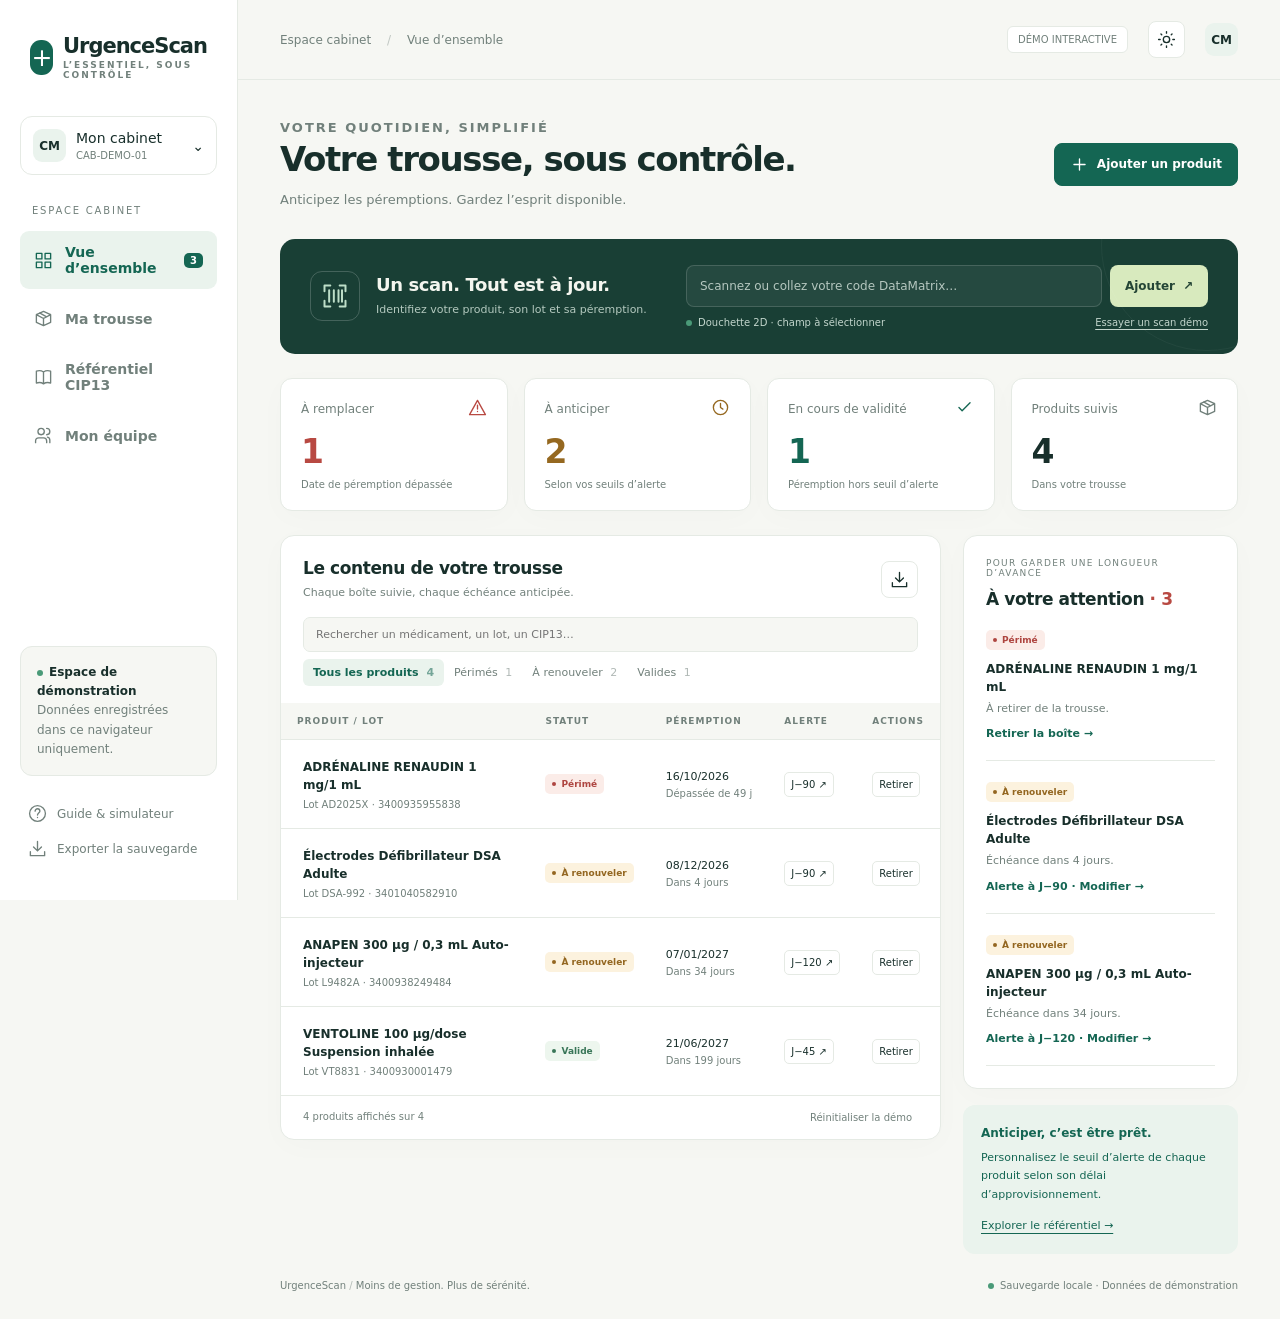
<file: sources/urgencescan-connecte/source/base.html>
<!doctype html><html lang="fr"><head><meta charset="utf-8"><meta name="viewport" content="width=device-width,initial-scale=1"><meta name="description" content="Votre trousse d’urgence, sous contrôle. Inventaire, scan et suivi des péremptions."><title>UrgenceScan — Votre trousse, sous contrôle</title><style>
:root{--bg:#f6f7f3;--surface:#fff;--ink:#182f2b;--muted:#71807b;--line:#e5eae4;--green:#146653;--soft:#eaf3ed;--red:#b84942;--amber:#956820;--shadow:0 6px 30px #153e2c05}*{box-sizing:border-box}body{margin:0;background:var(--bg);color:var(--ink);font-family:Inter,system-ui,-apple-system,sans-serif;font-size:14px}button,input,select{font:inherit}button,a,input{ -webkit-tap-highlight-color:transparent}button{cursor:pointer}button{border:0;background:none;color:inherit}button:focus-visible,a:focus-visible,input:focus-visible,select:focus-visible{outline:3px solid #7bbca6;outline-offset:3px}button:hover{filter:brightness(.94)}.sidebar{width:238px;position:fixed;inset:0 auto 0 0;background:var(--surface);border-right:1px solid var(--line);padding:34px 20px;display:flex;flex-direction:column;z-index:5}.brand{display:flex;gap:10px;align-items:center;font-size:21px;font-weight:750;letter-spacing:-1px;padding:0 10px}.logo{background:var(--green);color:white;width:35px;height:35px;border-radius:11px;display:grid;place-items:center;font-size:25px;font-weight:400}.brand small{font-size:9px;letter-spacing:2px;color:var(--muted);display:block;margin-top:2px}.workspace{margin:36px 0 28px;border:1px solid var(--line);border-radius:12px;padding:12px;display:flex;gap:10px;align-items:center;text-align:left;width:100%}.avatar{width:33px;height:33px;background:var(--soft);border-radius:9px;display:grid;place-items:center;font-size:12px;font-weight:700}.workspace small{display:block;color:var(--muted);font-size:10px;margin-top:4px}.navlabel{font-size:10px;color:var(--muted);letter-spacing:1.8px;margin:0 12px 12px}.nav{display:flex;flex-direction:column;gap:7px}.nav button{padding:13px 14px;border-radius:9px;text-align:left;display:flex;align-items:center;gap:12px;color:var(--muted);font-weight:550}.nav button.active{background:var(--soft);color:var(--green)}svg{width:19px;height:19px;fill:none;stroke:currentColor;stroke-width:1.7;stroke-linecap:round;stroke-linejoin:round;flex-shrink:0}.nav .count{margin-left:auto;background:var(--green);color:white;border-radius:5px;padding:2px 6px;font-size:10px}.sidebottom{margin-top:auto}.localnote{padding:16px;background:var(--bg);border:1px solid var(--line);border-radius:12px;font-size:12px;line-height:1.6;margin-bottom:20px}.localnote strong{display:block;font-size:12px}.dot{display:inline-block;background:#4a9a78;width:6px;height:6px;border-radius:50%;margin-right:6px}.muted{color:var(--muted)}.sidebottom>button{display:flex;gap:10px;align-items:center;padding:8px;font-size:12px;color:var(--muted)}.shell{margin-left:238px}.topbar{height:80px;display:flex;align-items:center;justify-content:space-between;padding:0 42px;border-bottom:1px solid var(--line);font-size:12px}.topright{display:flex;align-items:center;gap:20px}.chip{border:1px solid var(--line);background:var(--surface);padding:7px 10px;border-radius:6px;font-size:10px;color:var(--muted)}.iconbtn{display:grid;place-items:center;padding:8px;border:1px solid var(--line);border-radius:8px;background:var(--surface)}main{max-width:1510px;margin:auto;padding:38px 42px 28px}.eyebrow{color:var(--green);font-size:10px;letter-spacing:2px;font-weight:700;margin:0 0 10px}h1{font-size:34px;font-weight:580;letter-spacing:-1.4px;margin:0 0 11px}h2{font-size:17px;letter-spacing:-.4px;margin:0}p{line-height:1.6}.intro{display:flex;justify-content:space-between;align-items:center;margin-bottom:28px;gap:20px}.intro p{margin:0;color:var(--muted);font-size:13px}.btn{display:inline-flex;align-items:center;justify-content:center;gap:8px;padding:11px 15px;border:1px solid var(--line);border-radius:8px;background:var(--surface);font-size:12px;font-weight:600;white-space:nowrap}.btn.primary{background:var(--green);border-color:var(--green);color:white}.scan{border-radius:15px;background:#193f35;color:#fff;display:grid;grid-template-columns:1fr 1.5fr;gap:28px;align-items:center;padding:26px 30px;position:relative;overflow:hidden}.scan:after{content:'';position:absolute;width:210px;height:210px;border:1px solid #ffffff0b;border-radius:50%;right:-75px;top:-100px;pointer-events:none}.scanlead{display:flex;gap:16px;align-items:center}.scanicon{display:grid;place-items:center;width:50px;height:50px;border:1px solid #ffffff30;border-radius:12px;color:#bddec8;flex-shrink:0}.scanicon svg{width:28px;height:28px}.scan h2{font-size:18px;color:#f4f6ef}.scan p{font-size:11px;color:#b4c9bf;margin:6px 0 0}.scanform{display:flex;gap:8px}.scan input{min-width:0;width:100%;background:#ffffff0e;color:#fff;border:1px solid #ffffff26;border-radius:8px;padding:13px;font-size:12px}.scan input::placeholder{color:#b5c7bf}.scan .btn{background:#d8eabe;border:0;color:#244536}.scanhelp{margin-top:10px;display:flex;justify-content:space-between;color:#c2d5cc;font-size:10px}.scanhelp button{padding:0;text-decoration:underline;text-underline-offset:3px;font-size:10px}.kpis{display:grid;grid-template-columns:repeat(4,1fr);gap:16px;margin:24px 0}.kpi{background:var(--surface);border:1px solid var(--line);border-radius:12px;text-align:left;padding:19px 20px;box-shadow:var(--shadow)}.kpi .label{display:flex;align-items:center;justify-content:space-between;color:var(--muted);font-size:12px}.kpi strong{display:block;font-size:33px;font-weight:550;letter-spacing:-1px;margin:12px 0 4px}.kpi small{font-size:10px;color:var(--muted)}.red{color:var(--red)}.amber{color:var(--amber)}.green{color:var(--green)}.dashboard{display:grid;grid-template-columns:minmax(0,1fr) 275px;gap:22px;align-items:start}.panel{background:var(--surface);border:1px solid var(--line);border-radius:14px;box-shadow:var(--shadow);overflow:hidden}.panelhead{padding:22px 22px 16px;display:flex;align-items:center;justify-content:space-between;gap:12px}.panelhead p{font-size:11px;color:var(--muted);margin:6px 0 0}.filters{padding:0 22px 17px;display:flex;gap:7px;align-items:center;flex-wrap:wrap}.filter{font-size:11px;border-radius:6px;padding:7px 10px;color:var(--muted)}.filter.active{background:var(--soft);color:var(--green);font-weight:650}.search{width:100%;padding:10px 12px;border:1px solid var(--line);border-radius:7px;background:var(--bg);color:var(--ink);font-size:11px}.tablewrap{overflow:auto}table{border-collapse:collapse;width:100%;text-align:left;white-space:nowrap}th{font-size:9px;text-transform:uppercase;letter-spacing:1px;color:var(--muted);font-weight:550;background:var(--bg);padding:13px 16px}td{padding:18px 16px;border-top:1px solid var(--line);font-size:11px}td:first-child{padding-left:22px}td strong{font-size:12px;font-weight:650;display:block;max-width:240px;white-space:normal;line-height:1.5}td small{display:block;font-size:10px;color:var(--muted);margin-top:5px}.badge{display:inline-flex;align-items:center;gap:5px;border-radius:5px;padding:5px 7px;font-size:9px;font-weight:650;white-space:nowrap}.badge.expired{color:#ae4540;background:#fbece8}.badge.warning{color:#936620;background:#fcf2de}.badge.valid{color:#397658;background:#edf6ee}.badge:before{content:'';width:4px;height:4px;background:currentColor;border-radius:100%}.rowaction{border:1px solid var(--line);border-radius:5px;padding:6px;font-size:10px}.tablefoot{padding:15px 22px;border-top:1px solid var(--line);color:var(--muted);font-size:10px;display:flex;justify-content:space-between}.priority{padding:22px}.priority .sectionlabel{font-size:9px;letter-spacing:1.3px;color:var(--muted);margin-bottom:11px}.priority h2{font-size:17px}.alertitem{padding:20px 0;border-bottom:1px solid var(--line)}.alertitem strong{font-size:12px;display:block;margin:10px 0 4px;line-height:1.5}.alertitem p{font-size:11px;color:var(--muted);margin:0}.alertitem button{font-size:11px;color:var(--green);font-weight:600;padding:10px 0 0}.tip{background:var(--soft);padding:18px;border-radius:12px;margin-top:16px;font-size:11px;line-height:1.7;color:var(--green)}.tip strong{display:block;margin-bottom:5px;font-size:12px}.pagefoot{margin-top:26px;display:flex;justify-content:space-between;color:var(--muted);font-size:10px}.hidden{display:none!important}.empty{padding:35px;text-align:center;color:var(--muted)}.dictgrid{padding:0 22px 22px;display:grid;grid-template-columns:repeat(2,1fr);gap:12px}.dictcard{border:1px solid var(--line);border-radius:10px;padding:20px}.dictcard h3{font-size:13px;line-height:1.6;margin:0 0 10px}.dictcard p{font-size:11px;color:var(--muted);margin:0}.sharebody{padding:0 24px 26px;max-width:780px}.sharebody p{color:var(--muted);font-size:13px}.sharebody .btn{margin:10px 5px 0 0}dialog{border:1px solid var(--line);border-radius:18px;background:var(--surface);color:var(--ink);padding:28px;width:470px;max-width:94vw;box-shadow:0 30px 100px #001a2940}dialog::backdrop{background:#102e2766;backdrop-filter:blur(4px)}.dialoghead{display:flex;align-items:center;justify-content:space-between;margin-bottom:20px}.dialoghead h2{font-size:20px}.field{display:block;margin:14px 0;font-size:12px}.field input{width:100%;padding:11px;border:1px solid var(--line);border-radius:7px;background:var(--bg);color:var(--ink);margin-top:7px}.dialogactions{display:flex;gap:8px;justify-content:flex-end;margin-top:24px}.toast{position:fixed;bottom:24px;left:50%;transform:translateX(-50%);background:var(--ink);color:var(--surface);padding:14px 22px;border-radius:10px;z-index:30;box-shadow:0 8px 30px #0002;font-size:12px}.dark{--bg:#13221e;--surface:#1c2d27;--ink:#edf4eb;--muted:#9aafa4;--line:#30443a;--green:#98caad;--soft:#2a4034}.dark .btn.primary{color:#162c23}.dark .badge{filter:brightness(.85)}.dark .scan{background:#233e31}.dark .avatar{color:var(--ink)}@media(min-width:1500px){.dashboard{grid-template-columns:minmax(0,1fr) 320px}td{padding-top:24px;padding-bottom:24px}}@media(max-width:1200px){.sidebar{width:205px;padding:28px 14px}.shell{margin-left:205px}main{padding:28px}.topbar{padding:0 28px}.dashboard{grid-template-columns:minmax(0,1fr)}.rightcol{display:grid;grid-template-columns:2fr 1fr;gap:18px}.tip{margin:0}.alerts{display:flex;gap:20px}.alertitem{flex:1;border:0}.scan{grid-template-columns:1fr 1.3fr;padding:24px;gap:18px}}@media(max-width:800px){.sidebar{position:static;width:auto;padding:18px;border:0;border-bottom:1px solid var(--line);display:block}.brand{font-size:20px}.workspace,.navlabel,.sidebottom{display:none}.nav{flex-direction:row;margin-top:18px;overflow:auto}.nav button{font-size:11px;padding:10px;white-space:nowrap}.nav button svg{width:16px}.shell{margin:0}.topbar{height:54px;padding:0 20px}.topright{gap:10px}.topbar .chip{display:none}main{padding:25px 18px}h1{font-size:29px}.intro{align-items:flex-start}.intro>.btn{font-size:0;padding:10px}.intro>.btn svg{width:19px}.scan{grid-template-columns:1fr;padding:20px}.kpis{gap:9px;grid-template-columns:repeat(2,1fr)}.kpi{padding:16px}.kpi strong{font-size:30px}.rightcol{display:block}.tip{margin-top:15px}.alerts{display:block}.alertitem{border-bottom:1px solid var(--line)}.dictgrid{grid-template-columns:1fr}.pagefoot{gap:15px;line-height:1.7}.scanform .btn{padding:10px}.panelhead{padding:20px 16px}.filters{padding-left:16px;padding-right:16px}.intro p{max-width:260px}}
</style></head><body>
<aside class="sidebar"><div class="brand"><span class="logo">+</span><div>UrgenceScan<small>L’ESSENTIEL, SOUS CONTRÔLE</small></div></div><button class="workspace" onclick="cabinetDialog()"><span class="avatar">CM</span><span>Mon cabinet<small id="cabinet-id">CAB-DEMO-01</small></span><span style="margin-left:auto">⌄</span></button><p class="navlabel">ESPACE CABINET</p><nav class="nav"><button class="active" data-page="trousse" onclick="navigate('trousse')"><i data-icon="grid"></i>Vue d’ensemble<span class="count" id="nav-count">3</span></button><button data-page="inventory" onclick="navigate('inventory')"><i data-icon="box"></i>Ma trousse</button><button data-page="cip" onclick="navigate('cip')"><i data-icon="book"></i>Référentiel CIP13</button><button data-page="share" onclick="navigate('share')"><i data-icon="users"></i>Mon équipe</button></nav><div class="sidebottom"><div class="localnote"><strong><span class="dot"></span>Espace de démonstration</strong><span class="muted">Données enregistrées dans ce navigateur uniquement.</span></div><button onclick="demoDialog()"><i data-icon="help"></i>Guide & simulateur</button><button onclick="exportData()"><i data-icon="download"></i>Exporter la sauvegarde</button></div></aside>
<div class="shell"><header class="topbar"><span class="muted">Espace cabinet <span style="padding:0 12px;opacity:.4">/</span> <span id="breadcrumb">Vue d’ensemble</span></span><div class="topright"><span class="chip">DÉMO INTERACTIVE</span><button class="iconbtn" onclick="theme()" aria-label="Changer le thème"><i data-icon="sun"></i></button><span class="avatar">CM</span></div></header><main><div class="intro"><div><p class="eyebrow">VOTRE QUOTIDIEN, SIMPLIFIÉ</p><h1 id="page-title">Votre trousse, sous contrôle.</h1><p id="page-description">Anticipez les péremptions. Gardez l’esprit disponible.</p></div><button class="btn primary" onclick="addDialog()"><i data-icon="plus"></i>Ajouter un produit</button></div>
<div id="view-trousse"><section class="scan"><div class="scanlead"><div class="scanicon"><i data-icon="scan"></i></div><div><h2>Un scan. Tout est à jour.</h2><p>Identifiez votre produit, son lot et sa péremption.</p></div></div><div><form class="scanform" onsubmit="scan(event)"><input id="scan-field" aria-label="Code GS1 DataMatrix" placeholder="Scannez ou collez votre code DataMatrix…" autocomplete="off"><button class="btn" type="submit">Ajouter <span>↗</span></button></form><div class="scanhelp"><span><span class="dot"></span>Douchette 2D · champ à sélectionner</span><button onclick="demoDialog()">Essayer un scan démo</button></div></div></section><section class="kpis" id="kpis"></section></div>
<div id="stock-view" class="dashboard"><section class="panel" id="inventory"><div class="panelhead"><div><h2>Le contenu de votre trousse</h2><p>Chaque boîte suivie, chaque échéance anticipée.</p></div><button class="iconbtn" onclick="exportData()" aria-label="Exporter l’inventaire"><i data-icon="download"></i></button></div><div class="filters"><input class="search" id="search" placeholder="Rechercher un médicament, un lot, un CIP13…" aria-label="Rechercher dans la trousse" oninput="render()"><div id="filters"></div></div><div class="tablewrap"><table><thead><tr><th>Produit / lot</th><th>Statut</th><th>Péremption</th><th>Alerte</th><th>Actions</th></tr></thead><tbody id="rows"></tbody></table><div class="empty hidden" id="empty">Aucun produit ne correspond à votre recherche.</div></div><div class="tablefoot"><span id="rowcount"></span><button onclick="resetDialog()">Réinitialiser la démo</button></div></section><aside class="rightcol"><section class="panel priority"><div class="sectionlabel">POUR GARDER UNE LONGUEUR D’AVANCE</div><h2>À votre attention <span class="red" id="attention-count"></span></h2><div class="alerts" id="alerts"></div></section><div class="tip"><strong>Anticiper, c’est être prêt.</strong>Personnalisez le seuil d’alerte de chaque produit selon son délai d’approvisionnement.<br><button style="font-size:11px;margin-top:12px;padding:0;text-decoration:underline;text-underline-offset:4px" onclick="navigate('cip')">Explorer le référentiel →</button></div></aside></div>
<section id="view-cip" class="panel hidden"><div class="panelhead"><div><h2>Vos références reconnues</h2><p>Un dictionnaire local, enrichi au fil des scans.</p></div><button class="btn" onclick="cipDialog()">+ Nouvelle référence</button></div><div id="dict" class="dictgrid"></div></section>
<section id="view-share" class="panel hidden"><div class="panelhead"><h2>Un espace pensé pour votre équipe</h2></div><div class="sharebody"><p>Vous consultez une démonstration locale. Les données de la trousse ne sont pas synchronisées entre les ordinateurs, même avec le même code cabinet.</p><div class="tip"><strong>Le partage d’équipe reste à connecter.</strong>Cette refonte prépare un espace commun pour les associés et les assistantes. La connexion, les droits d’accès et la synchronisation nécessitent un service de stockage partagé.</div><button class="btn primary" onclick="exportData()"><i data-icon="download"></i>Exporter ma trousse</button><button class="btn" onclick="cabinetDialog()">Changer de cabinet local</button></div></section>
<footer class="pagefoot"><span>UrgenceScan <span style="opacity:.5">/</span> Moins de gestion. Plus de sérénité.</span><span><span class="dot"></span>Sauvegarde locale · Données de démonstration</span></footer></main></div><dialog id="modal"><div class="dialoghead"><h2 id="modal-title"></h2><button class="iconbtn" onclick="closeModal()" aria-label="Fermer">×</button></div><div id="modal-body"></div></dialog><div id="toast" class="toast hidden" role="status"></div>
<script>
const icons={grid:'M3 3h7v7H3z M14 3h7v7h-7z M3 14h7v7H3z M14 14h7v7h-7z',box:'m3 7 9-4 9 4v10l-9 4-9-4z m0-0 9 5 9-5 M12 12v9 M7 5l9 5',book:'M12 5c-3-2-6-2-9-1v15c3-1 6-1 9 1 3-2 6-2 9-1V4c-3-1-6-1-9 1v15',users:'M16 21v-2a4 4 0 0 0-4-4H6a4 4 0 0 0-4 4v2 M9 11a4 4 0 1 0 0-8 4 4 0 0 0 0 8 M20 21v-3a4 4 0 0 0-3-4 M16 3a4 4 0 0 1 0 8',help:'M12 22a10 10 0 1 0 0-20 10 10 0 0 0 0 20 M9 9a3 3 0 0 1 6 0c0 2-3 2-3 5 M12 17v.1',download:'M12 3v12 m-5-5 5 5 5-5 M3 16v5h18v-5',plus:'M12 5v14 M5 12h14',scan:'M8 3H3v5 M16 3h5v5 M3 16v5h5 M21 16v5h-5 M7 7v10 M11 7v10 M15 7v10 M18 7v10',sun:'M12 8a4 4 0 1 0 0 8 4 4 0 0 0 0-8 M12 2v2 M12 20v2 M2 12h2 M20 12h2 M5 5l1 1 M18 18l1 1 M5 19l1-1 M18 6l1-1',clock:'M12 3a9 9 0 1 0 0 18 9 9 0 0 0 0-18 M12 7v5l3 2',check:'m5 12 4 4L19 6',alert:'m12 3 10 18H2z M12 9v5 M12 17v.1'};
function icon(n){return `<svg viewBox="0 0 24 24" aria-hidden="true"><path d="${icons[n]||icons.box}"/></svg>`}document.querySelectorAll('[data-icon]').forEach(e=>e.outerHTML=icon(e.dataset.icon));
const $=id=>document.getElementById(id),esc=s=>String(s??'').replace(/[&<>"']/g,c=>({'&':'&amp;','<':'&lt;','>':'&gt;','"':'&quot;',"'":'&#39;'}[c]));let filter='all',page='trousse';
    const DEFAULT_STOCK = [
      { id: '1', name: 'ADRÉNALINE RENAUDIN 1 mg/1 mL', cip: '3400935955838', lot: 'AD2025X', expiry: '2026-10-16', alertDays: 90, tag: 'Risque rupture' },
      { id: '2', name: 'Électrodes Défibrillateur DSA Adulte', cip: '3401040582910', lot: 'DSA-992', expiry: '2026-12-08', alertDays: 90, tag: 'Maintenance DSA' },
      { id: '3', name: 'ANAPEN 300 µg / 0,3 mL Auto-injecteur', cip: '3400938249484', lot: 'L9482A', expiry: '2027-01-07', alertDays: 120, tag: 'Tension approvisionnement' },
      { id: '4', name: 'VENTOLINE 100 µg/dose Suspension inhalée', cip: '3400930001479', lot: 'VT8831', expiry: '2027-06-21', alertDays: 45, tag: 'Standard' }
    ];

    const DEFAULT_CIP_DICT = {
      '3400935955838': { name: 'ADRÉNALINE RENAUDIN 1 mg/1 mL', alertDays: 90 },
      '3401040582910': { name: 'Électrodes Défibrillateur DSA Adulte', alertDays: 90 },
      '3400938249484': { name: 'ANAPEN 300 µg / 0,3 mL Auto-injecteur', alertDays: 120 },
      '3400930001479': { name: 'VENTOLINE 100 µg/dose Suspension inhalée', alertDays: 45 },
      '3400934891106': { name: 'GLUCAGEN KIT 1 mg Poudre et solvant', alertDays: 60 }
    };

function read(k,d){try{return JSON.parse(localStorage.getItem(k))??structuredClone(d)}catch{return structuredClone(d)}}let cabinet=localStorage.getItem('urgencescan_cabinet')||'CAB-DEMO-01';function stock(){return read('urgencescan_stock_'+cabinet,DEFAULT_STOCK)}function dict(){return read('urgencescan_cip_dict',DEFAULT_CIP_DICT)}function save(s){localStorage.setItem('urgencescan_stock_'+cabinet,JSON.stringify(s));render()}function status(item){const now=new Date();now.setHours(0,0,0,0);const expiry=new Date(item.expiry+'T00:00:00');const days=Math.round((expiry-now)/86400000);return {days,key:days<0?'expired':days<Number(item.alertDays)+1?'warning':'valid'}}const labels={expired:'Périmé',warning:'À renouveler',valid:'Valide'};function badge(i){let s=status(i);return `<span class="badge ${s.key}">${labels[s.key]}</span>`}function setFilter(f){filter=f;render()}function render(){const data=stock(),counts={expired:0,warning:0,valid:0};data.forEach(i=>counts[status(i).key]++);$('cabinet-id').textContent=cabinet;$('nav-count').textContent=counts.expired+counts.warning;$('attention-count').textContent='· '+(counts.expired+counts.warning);$('kpis').innerHTML=[['expired','À remplacer','Date de péremption dépassée','red','alert'],['warning','À anticiper','Selon vos seuils d’alerte','amber','clock'],['valid','En cours de validité','Péremption hors seuil d’alerte','green','check'],['all','Produits suivis','Dans votre trousse','', 'box']].map(([k,l,sub,c,ic])=>`<button class="kpi" onclick="setFilter('${k}')"><span class="label">${l}<span class="${c}">${icon(ic)}</span></span><strong class="${c}">${k==='all'?data.length:counts[k]}</strong><small>${sub}</small></button>`).join('');$('filters').innerHTML=[['all','Tous les produits'],['expired','Périmés'],['warning','À renouveler'],['valid','Valides']].map(([k,l])=>`<button class="filter ${filter===k?'active':''}" aria-pressed="${filter===k}" onclick="setFilter('${k}')">${l} <span style="opacity:.55;margin-left:4px">${k==='all'?data.length:counts[k]}</span></button>`).join('');const q=$('search').value.toLowerCase(),shown=data.filter(i=>(filter==='all'||status(i).key===filter)&&[i.name,i.lot,i.cip].join(' ').toLowerCase().includes(q)).sort((a,b)=>a.expiry.localeCompare(b.expiry));$('rows').innerHTML=shown.map(i=>{const ix=data.indexOf(i),s=status(i);return `<tr><td><strong>${esc(i.name)}</strong><small>Lot ${esc(i.lot)} · ${esc(i.cip)}</small></td><td>${badge(i)}</td><td>${new Date(i.expiry+'T00:00:00').toLocaleDateString('fr-FR')}<small>${s.days<0?'Dépassée de '+Math.abs(s.days)+' j':'Dans '+s.days+' jours'}</small></td><td><button class="rowaction" onclick="thresholdDialog(${ix})" aria-label="Modifier le seuil de ${esc(i.name)}">J−${i.alertDays} ↗</button></td><td><button class="rowaction" onclick="removeDialog(${ix})">Retirer</button></td></tr>`}).join('');$('empty').classList.toggle('hidden',shown.length>0);$('rowcount').textContent=`${shown.length} produit${shown.length>1?'s':''} affiché${shown.length>1?'s':''} sur ${data.length}`;const attention=data.filter(i=>status(i).key!=='valid').sort((a,b)=>a.expiry.localeCompare(b.expiry));$('alerts').innerHTML=attention.map(i=>`<div class="alertitem">${badge(i)}<strong>${esc(i.name)}</strong><p>${status(i).key==='expired'?'À retirer de la trousse.':'Échéance dans '+status(i).days+' jours.'}</p><button onclick="${status(i).key==='expired'?'removeDialog':'thresholdDialog'}(${data.indexOf(i)})">${status(i).key==='expired'?'Retirer la boîte':'Alerte à J−'+i.alertDays+' · Modifier'} →</button></div>`).join('')||'<p class="green" style="font-size:12px">Aucune péremption à signaler.</p>';$('dict').innerHTML=Object.entries(dict()).map(([cip,i])=>`<div class="dictcard"><h3>${esc(i.name)}</h3><p>CIP13 · ${esc(cip)}</p><p style="margin-top:12px;color:var(--green)">Anticipation · ${i.alertDays} jours</p></div>`).join('')}
function navigate(p){page=p;document.querySelectorAll('[data-page]').forEach(b=>b.classList.toggle('active',b.dataset.page===p));$('view-trousse').classList.toggle('hidden',p!=='trousse');$('stock-view').classList.toggle('hidden',!['trousse','inventory'].includes(p));$('stock-view').style.gridTemplateColumns=p==='inventory'?'1fr':'';document.querySelector('.rightcol').classList.toggle('hidden',p==='inventory');$('view-cip').classList.toggle('hidden',p!=='cip');$('view-share').classList.toggle('hidden',p!=='share');const titles={trousse:['Votre trousse, sous contrôle.','Anticipez les péremptions. Gardez l’esprit disponible.','Vue d’ensemble'],inventory:['Chaque produit à sa place.','Retrouvez vos boîtes et leurs échéances en un instant.','Ma trousse'],cip:['Reconnu au premier scan.','Votre référentiel local de médicaments et dispositifs.','Référentiel CIP13'],share:['Le cabinet, ensemble.','Préparez un suivi commun pour votre équipe.','Mon équipe']};$('page-title').textContent=titles[p][0];$('page-description').textContent=titles[p][1];$('breadcrumb').textContent=titles[p][2];render()}
function toast(t){$('toast').textContent=t;$('toast').classList.remove('hidden');clearTimeout(window.toastTimer);window.toastTimer=setTimeout(()=>$('toast').classList.add('hidden'),3500)}function theme(){document.documentElement.classList.toggle('dark');localStorage.setItem('urgencescan_theme',document.documentElement.classList.contains('dark')?'dark':'light')}if(localStorage.getItem('urgencescan_theme')==='dark')document.documentElement.classList.add('dark');function modal(title,body){$('modal-title').textContent=title;$('modal-body').innerHTML=body;$('modal').showModal()}function closeModal(){$('modal').close()}function field(name,label,type='text',value='',extra=''){return `<label class="field">${label}<input name="${name}" type="${type}" value="${esc(value)}" ${extra}></label>`}function actions(label='Enregistrer'){return `<div class="dialogactions"><button type="button" class="btn" onclick="closeModal()">Annuler</button><button class="btn primary" type="submit">${label}</button></div>`}
function addDialog(prefill={}){modal('Ajouter à la trousse',`<form id="add-form">${field('name','Médicament ou dispositif','text',prefill.name||'','required maxlength="150"')}${field('cip','Code CIP13 (facultatif)','text',prefill.cip||'','pattern="[0-9]{13}"')}${field('lot','Numéro de lot','text',prefill.lot||'','required maxlength="60"')}${field('expiry','Date de péremption','date',prefill.expiry||'','required')}${field('alertDays','Anticiper le renouvellement (jours)','number',prefill.alertDays??90,'required min="0" max="3650"')}${actions('Ajouter le produit')}</form>`);$('add-form').onsubmit=e=>{e.preventDefault();const d=Object.fromEntries(new FormData(e.target));d.alertDays=Number(d.alertDays);d.id=(crypto.randomUUID?crypto.randomUUID():Date.now().toString(36)+Math.random().toString(36).slice(2));d.tag='Manuel';if(d.cip){const refs=dict();refs[d.cip]={name:d.name,alertDays:d.alertDays};localStorage.setItem('urgencescan_cip_dict',JSON.stringify(refs))}save([d,...stock()]);closeModal();toast('Produit ajouté à votre trousse')}}
function thresholdDialog(ix){const data=stock(),i=data[ix];modal('Anticiper le renouvellement',`<p class="muted">${esc(i.name)}</p><form id="threshold-form">${field('days','Seuil d’alerte avant péremption (jours)','number',i.alertDays,'required min="0" max="3650"')}${actions()}</form>`);$('threshold-form').onsubmit=e=>{e.preventDefault();i.alertDays=Number(new FormData(e.target).get('days'));save(data);closeModal();toast('Seuil d’alerte mis à jour')}}function removeDialog(ix){const data=stock(),i=data[ix];modal('Retirer cette boîte ?',`<p class="muted">${esc(i.name)}<br>Lot ${esc(i.lot)} · Ce retrait ne concerne que cette boîte.</p><div class="dialogactions"><button class="btn" onclick="closeModal()">Conserver</button><button class="btn primary" id="confirm-remove">Retirer de la trousse</button></div>`);$('confirm-remove').onclick=()=>{save(data.filter(x=>x.id!==i.id));closeModal();toast('Boîte retirée de la trousse')}}function cabinetDialog(){modal('Votre espace local',`<p class="muted">Le code sélectionne une trousse dans ce navigateur. Il ne donne pas accès aux données d’un autre ordinateur.</p><form id="cab-form">${field('cab','Code du cabinet','text',cabinet,'required pattern="[A-Za-z0-9-]{1,40}"')}${actions('Ouvrir la trousse')}</form>`);$('cab-form').onsubmit=e=>{e.preventDefault();cabinet=new FormData(e.target).get('cab').toUpperCase();localStorage.setItem('urgencescan_cabinet',cabinet);filter='all';render();closeModal();toast('Espace cabinet sélectionné')}}function cipDialog(){modal('Ajouter une référence',`<form id="cip-form">${field('cip','Code CIP13','text','','required pattern="[0-9]{13}"')}${field('name','Nom du produit','text','','required maxlength="150"')}${field('days','Seuil d’alerte par défaut (jours)','number',90,'required min="0" max="3650"')}${actions()}</form>`);$('cip-form').onsubmit=e=>{e.preventDefault();const d=new FormData(e.target),refs=dict();refs[d.get('cip')]={name:d.get('name'),alertDays:Number(d.get('days'))};localStorage.setItem('urgencescan_cip_dict',JSON.stringify(refs));render();closeModal();toast('Référence enregistrée')}}function resetDialog(){modal('Réinitialiser la démonstration ?',`<p class="muted">Les produits de la trousse locale actuelle seront remplacés par les quatre exemples du fichier d’origine.</p><div class="dialogactions"><button class="btn" onclick="closeModal()">Annuler</button><button class="btn primary" id="reset">Réinitialiser</button></div>`);$('reset').onclick=()=>{save(structuredClone(DEFAULT_STOCK));closeModal();toast('Exemples restaurés')}}function exportData(){const blob=new Blob([JSON.stringify(stock(),null,2)],{type:'application/json'}),url=URL.createObjectURL(blob),a=document.createElement('a');a.href=url;a.download='urgencescan_'+cabinet+'.json';a.click();setTimeout(()=>URL.revokeObjectURL(url),1000);toast('Sauvegarde JSON exportée')}
function demoDialog(){modal('Essayez le scan',`<p class="muted">Sélectionnez le champ de scan, puis utilisez votre douchette 2D et sa touche Entrée. Vous pouvez aussi tester ces deux exemples.</p><button class="btn primary" onclick="demo('ventoline')">Ventoline · Lot neuf</button><button class="btn" style="margin-top:10px" onclick="demo('anapen')">Anapen · Échéance proche</button><p class="muted" style="font-size:11px">Un scan de démonstration ajoute une boîte à la trousse locale. Les codes et les produits proviennent du fichier fourni.</p>`)}function demo(type){closeModal();navigate('trousse');$('scan-field').value=type==='ventoline'?'01034009300014791728103010VT9942':'01034009382494841726111510L1024B';scan({preventDefault(){}})}
function decode(raw){let s=raw.trim().replace(/^\]d2/,'').replace(/\((01|17|10|21)\)/g,'$1');const az={'&':'1','é':'2','"':'3',"'":'4','(':'5','-':'6','è':'7','_':'8','ç':'9','à':'0'};if(/^[à&]/.test(s))s=s.split('').map(c=>az[c]||c).join('');let result={};while(s){if(s[0]==='\x1d'){s=s.slice(1);continue}let ai=s.slice(0,2);s=s.slice(2);if(ai==='01'){if(!/^\d{14}/.test(s))throw Error('Code produit incomplet.');result.cip=s.slice(1,14);s=s.slice(14)}else if(ai==='17'){let d=s.slice(0,6);if(!/^\d{6}$/.test(d))throw Error('Date de péremption illisible.');let y=2000+Number(d.slice(0,2)),m=Number(d.slice(2,4)),day=Number(d.slice(4));if(m<1||m>12)throw Error('Mois de péremption invalide.');if(day===0)day=new Date(y,m,0).getDate();let date=new Date(y,m-1,day);if(date.getMonth()!==m-1)throw Error('Date de péremption invalide.');result.expiry=`${y}-${String(m).padStart(2,'0')}-${String(day).padStart(2,'0')}`;s=s.slice(6)}else if(ai==='10'||ai==='21'){let stop=s.indexOf('\x1d');const v=stop===-1?s:s.slice(0,stop);if(ai==='10')result.lot=v;s=stop===-1?'':s.slice(stop+1)}else throw Error('Format GS1 non pris en charge : utilisez l’ajout manuel.')}if(!result.cip)throw Error('Code GS1 non reconnu.');return result}
function scan(e){e.preventDefault();const value=$('scan-field').value.trim();if(!value){$('scan-field').focus();return}try{const d=decode(value),ref=dict()[d.cip];$('scan-field').value='';if(!ref||!d.expiry||!d.lot){addDialog({...d,...ref});return}save([{...d,...ref,id:(crypto.randomUUID?crypto.randomUUID():Date.now().toString(36)+Math.random().toString(36).slice(2)),tag:'Scanné'},...stock()]);toast(ref.name+' ajouté');$('scan-field').focus()}catch(err){toast(err.message)}}
const cabParam=new URLSearchParams(location.search).get('cab');if(cabParam&&/^[A-Za-z0-9-]{1,40}$/.test(cabParam)){cabinet=cabParam.toUpperCase();localStorage.setItem('urgencescan_cabinet',cabinet)}render();
</script></body></html>
</file>
<file: portail/portail.css>
:root {
  color-scheme: light;
  --bg: #f4f6f7; --surface: #fff; --ink: #152b32; --muted: #51676f; --line: #dbe4e6;
  --sidebar: #112a33; --sidebar-line: #ffffff17; --sidebar-text: #c7d8dc; --sidebar-muted: #a4bdc4;
  --teal: #0d6868; --teal-soft: #e5f3f1;
  --blue: #295694; --blue-soft: #eaf1fb; --green: #21664e; --green-soft: #e7f3eb;
  --shadow: 0 4px 14px #183b4710; --top-height: 64px;
}
@media (prefers-color-scheme: dark) {
  :root:not([data-theme]) {
    color-scheme: dark;
    --bg: #0d191e; --surface: #14252c; --ink: #e5f1f3; --muted: #adc2c9; --line: #2b434c;
    --sidebar: #101f26; --teal: #9cddd6; --teal-soft: #1c3739;
    --blue: #acd0ff; --blue-soft: #20354e; --green: #9fe4c0; --green-soft: #1c392f; --shadow: none;
  }
}
:root[data-theme="dark"] {
  color-scheme: dark;
  --bg: #0d191e; --surface: #14252c; --ink: #e5f1f3; --muted: #adc2c9; --line: #2b434c;
  --sidebar: #101f26; --teal: #9cddd6; --teal-soft: #1c3739;
  --blue: #acd0ff; --blue-soft: #20354e; --green: #9fe4c0; --green-soft: #1c392f; --shadow: none;
}
* { box-sizing: border-box; }
[hidden] { display: none !important; }
body { margin: 0; background: var(--bg); color: var(--ink); font: 14px/1.5 system-ui, -apple-system, sans-serif; }
a { color: inherit; text-decoration: none; }
button { font: inherit; color: inherit; cursor: pointer; }
svg { display: block; width: 20px; height: 20px; flex: none; }
h1, h2, h3, p { margin: 0; }
:focus-visible { outline: 3px solid #c28137; outline-offset: 3px; }
#contenu:focus { outline: none; }
.skip { position: fixed; inset: 12px auto auto 12px; z-index: 10; padding: 10px 14px; border-radius: 8px; background: var(--surface); transform: translateY(-150%); }
.skip:focus { transform: none; }
.sr-only { position: absolute; width: 1px; height: 1px; overflow: hidden; clip-path: inset(50%); white-space: nowrap; }
#layout { display: grid; grid-template-columns: 234px minmax(0, 1fr); min-height: 100dvh; }
.sidebar { position: sticky; top: 0; height: 100dvh; overflow-y: auto; display: flex; flex-direction: column; background: var(--sidebar); color: white; padding: 25px 15px 16px; border-right: 1px solid var(--sidebar-line); z-index: 5; }
.brand { display: flex; align-items: center; gap: 11px; padding: 0 6px 25px; border-bottom: 1px solid var(--sidebar-line); white-space: nowrap; }
.brand-icon { width: 37px; height: 37px; display: grid; place-items: center; border-radius: 11px; background: #87d3c8; color: #163940; }
.brand-icon svg { width: 22px; height: 22px; stroke-width: 2.1; }
.brand strong, .sidebar-foot strong { display: block; font-size: 14px; line-height: 1.35; }
.brand small, .sidebar-foot small { display: block; color: var(--sidebar-muted); }
.brand small { font-size: 9px; font-weight: 730; letter-spacing: .09em; margin-top: 4px; }
.nav-label { margin: 28px 10px 10px; color: var(--sidebar-muted); font-size: 10px; font-weight: 760; letter-spacing: .11em; }
.nav-link, .future-link { display: flex; align-items: center; gap: 11px; padding: 10px 11px; min-height: 43px; margin-bottom: 4px; border-radius: 9px; color: var(--sidebar-text); font-weight: 610; }
.nav-link svg, .future-link svg { width: 18px; height: 18px; }
.nav-link:hover { background: #ffffff12; color: #fff; }
.nav-link[aria-current] { background: #2c5058; color: #fff; box-shadow: inset 3px 0 #83d7c8; }
.upcoming-label { border-top: 1px solid var(--sidebar-line); padding-top: 23px; margin-top: 23px; }
.future-link { color: var(--sidebar-muted); min-height: 37px; font-size: 13px; }
.future-dot { width: 6px; height: 6px; border-radius: 50%; border: 1px solid currentColor; margin-left: auto; }
.sidebar-foot { display: flex; gap: 10px; align-items: center; border-top: 1px solid var(--sidebar-line); margin-top: auto; padding: 16px 5px 0; }
.side-avatar { display: grid; place-items: center; width: 34px; height: 34px; background: #ffffff10; color: #9fd7d1; border-radius: 9px; }
.side-avatar svg { width: 18px; height: 18px; }
.sidebar-foot strong { font-size: 12px; }
.sidebar-foot small { font-size: 11px; }
.workspace { min-width: 0; }
.topbar { position: sticky; top: 0; z-index: 2; height: var(--top-height); display: flex; align-items: center; justify-content: space-between; gap: 14px; padding: 0 clamp(16px, 3.5vw, 44px); background: var(--surface); border-bottom: 1px solid var(--line); }
.breadcrumb, .top-actions { display: flex; align-items: center; gap: 13px; }
.breadcrumb-root, .crumb-separator { color: var(--muted); }
.badge { display: flex; align-items: center; gap: 7px; white-space: nowrap; border-radius: 24px; padding: 5px 10px; color: var(--teal); background: var(--teal-soft); font-size: 11px; font-weight: 740; }
.badge > span { width: 6px; height: 6px; border-radius: 50%; background: currentColor; }
.icon-button { background: var(--surface); border: 1px solid var(--line); display: grid; place-items: center; border-radius: 9px; width: 38px; height: 38px; }
.icon-button:hover { background: var(--teal-soft); color: var(--teal); }
.icon-button svg { width: 18px; height: 18px; }
.menu-button { display: none; }
.content { max-width: 1250px; margin: 0 auto; padding: 32px clamp(20px, 4vw, 52px) 0; }
.hero { overflow: hidden; position: relative; isolation: isolate; min-height: 218px; padding: 36px; display: flex; align-items: center; border-radius: 19px; color: #fff; background: linear-gradient(115deg,#132f41 6%,#154953 62%,#19696a 100%); }
.hero-pattern { position: absolute; z-index: -1; width: clamp(305px, 38vw, 460px); height: auto; right: 0; top: 50%; transform: translateY(-50%); color: #92dfd863; }
.hero-copy { max-width: 560px; }
.eyebrow { font-size: 10px; font-weight: 780; letter-spacing: .12em; color: var(--teal); }
.hero-label { display: flex; align-items: center; gap: 7px; color: #b6e9e2; }
.hero-label svg { width: 15px; height: 15px; stroke-width: 2; }
.hero h1 { margin: 12px 0 10px; font-size: clamp(35px, 4.1vw, 57px); font-weight: 690; letter-spacing: -.053em; line-height: 1.04; }
.hero p:last-child { max-width: 415px; font-size: 16px; color: #d3e9ea; }
.apps { margin-top: 29px; }
.section-heading { display: flex; align-items: end; justify-content: space-between; gap: 8px; margin-bottom: 14px; }
.section-heading h2 { margin-top: 4px; font-size: clamp(22px, 2.5vw, 29px); line-height: 1.15; letter-spacing: -.035em; font-weight: 710; }
.section-count { color: var(--muted); border: 1px solid var(--line); background: var(--surface); border-radius: 24px; padding: 4px 10px; font-size: 11px; white-space: nowrap; }
.app-grid { display: grid; grid-template-columns: repeat(2, minmax(0, 1fr)); gap: 16px; }
.blue { --accent: var(--blue); --accent-soft: var(--blue-soft); }
.green { --accent: var(--green); --accent-soft: var(--green-soft); }
.app-card { display: flex; flex-direction: column; align-items: flex-start; padding: clamp(17px, 2.2vw, 25px); border: 1px solid var(--line); border-radius: 15px; background: var(--surface); box-shadow: var(--shadow); min-width: 0; }
.card-header { display: flex; align-items: center; gap: 12px; color: var(--accent); }
.app-icon, .module-icon, .note-icon { background: var(--accent-soft, var(--teal-soft)); color: var(--accent, var(--teal)); border-radius: 11px; display: grid; place-items: center; flex: none; }
.app-icon { width: 42px; height: 42px; }
.app-icon svg { width: 23px; height: 23px; }
.card-category { font-size: 10px; font-weight: 760; letter-spacing: .08em; }
.app-card h3 { margin: 12px 0 5px; font-size: 24px; letter-spacing: -.035em; font-weight: 710; line-height: 1.2; }
.app-card p { color: var(--muted); max-width: 42ch; }
.features { display: flex; flex-wrap: wrap; gap: 6px; padding: 0; margin: 14px 0 17px; list-style: none; }
.features li { color: var(--accent); background: var(--accent-soft); border-radius: 5px; font-size: 11px; font-weight: 670; padding: 4px 7px; white-space: nowrap; }
.open-app { display: flex; align-items: center; justify-content: space-between; gap: 8px; width: 100%; border-radius: 8px; background: var(--accent-soft); color: var(--accent); padding: 9px 11px; min-height: 42px; margin-top: auto; font-weight: 740; }
.open-app svg { width: 17px; height: 17px; transition: transform .15s; }
.open-app:hover { box-shadow: inset 0 0 0 1px currentColor; }
.open-app:hover svg { transform: translateX(2px); }
.data-note { display: flex; align-items: center; gap: 12px; margin-top: 18px; padding: 13px 15px; border-radius: 12px; border: 1px solid var(--line); background: var(--surface); }
.note-icon { width: 36px; height: 36px; border-radius: 8px; }
.note-icon svg { width: 18px; height: 18px; }
.data-note strong { font-size: 13px; }
.data-note p { color: var(--muted); font-size: 12px; }
.footer { display: flex; justify-content: space-between; flex-wrap: wrap; gap: 5px 16px; padding: 15px 0; color: var(--muted); font-size: 11px; }
.module-view { display: flex; flex-direction: column; height: calc(100dvh - var(--top-height)); min-height: 240px; }
.module-bar { display: flex; justify-content: space-between; align-items: center; gap: 10px; padding: 8px clamp(12px, 2.7vw, 30px); min-height: 62px; border-bottom: 1px solid var(--line); background: var(--surface); }
.module-identity { display: flex; align-items: center; gap: 9px; min-width: 0; }
.module-icon { width: 33px; height: 33px; border-radius: 8px; }
.module-icon svg { width: 18px; height: 18px; }
.module-bar h1 { font-size: 15px; line-height: 1.2; }
.module-bar p { font-size: 11px; color: var(--muted); line-height: 1.3; margin-top: 3px; }
.original-link { color: var(--accent); display: flex; align-items: center; gap: 6px; font-size: 12px; font-weight: 710; padding: 6px; border-radius: 6px; }
.original-link:hover { background: var(--accent-soft); }
.original-link svg { width: 15px; height: 15px; }
.module-view iframe { display: block; flex: 1; width: 100%; min-height: 0; border: 0; background: var(--bg); }
.unavailable { padding: 24px; color: var(--muted); }
@media (max-width: 1000px) {
  .hero-pattern { opacity: .65; right: -35px; }
  #layout { grid-template-columns: 207px minmax(0, 1fr); }
}
@media (max-width: 760px) {
  :root { --top-height: 56px; }
  #layout { grid-template-columns: minmax(0, 1fr); }
  .menu-button { display: grid; }
  .sidebar { position: fixed; inset: 0 auto 0 0; width: min(245px, 83vw); transform: translateX(-100%); visibility: hidden; transition: transform .18s ease, visibility .18s; }
  .menu-open .sidebar { transform: translateX(0); visibility: visible; }
  #scrim { position: fixed; inset: 0; z-index: 4; background: #06161980; border: 0; }
  .topbar, .breadcrumb, .top-actions { gap: 8px; }
  .breadcrumb-root, .crumb-separator { display: none; }
  .content { padding: 18px 16px 0; }
  .hero { min-height: 178px; padding: 25px 22px; }
  .hero p:last-child { font-size: 14px; max-width: 34ch; }
  .hero-pattern { right: -95px; opacity: .44; }
}
@media (max-width: 535px) {
  .app-grid { grid-template-columns: 1fr; gap: 12px; }
  .apps { margin-top: 21px; }
  .hero h1 { font-size: clamp(29px, 8vw, 42px); }
  .original-link { font-size: 11px; line-height: 1.2; }
  .original-link span:not(.sr-only) { max-width: 77px; }
}
@media (prefers-reduced-motion: reduce) { *, *::before, *::after { transition: none !important; } }
</file>
<file: questionnaires/style.css>
:root{--teal:#367b88;--ink:#22283c;--muted:#657085;--bg:#eef1f6;--line:#d9e0e9;--blue:#5474b1;--soft:#f2f7fb;--radius:13px}*{box-sizing:border-box}body{margin:0;background:var(--bg);color:var(--ink);font:14px/1.55 -apple-system,BlinkMacSystemFont,"Segoe UI",sans-serif}button,input,textarea,select{font:inherit}button,a,input,textarea,select{-webkit-tap-highlight-color:transparent}button{cursor:pointer;border:1px solid #c3cfdb;border-radius:8px;background:#fff;color:var(--teal);padding:9px 14px;font-weight:650}button:hover{background:#eaf3f6}button:focus-visible,a:focus-visible,input:focus-visible,textarea:focus-visible,select:focus-visible{outline:3px solid #e7a331;outline-offset:3px}button:disabled{cursor:default;opacity:.5}header{background:var(--teal);color:white;padding:14px 30px;display:flex;align-items:center;gap:24px;box-shadow:0 3px 10px #24304722}.brand{display:flex;gap:13px;align-items:center;color:white;border:0;background:none;padding:0;text-align:left;letter-spacing:1px;font-size:19px}.brand:hover{background:transparent}.brand small{display:block;font-size:11px;font-weight:400;letter-spacing:2px;opacity:.85}.brand-mark{border:2px solid #ffffff9c;border-radius:50%;width:33px;height:33px;text-align:center;font-size:24px;line-height:27px}.local-tag{font-size:11px;margin-left:auto;opacity:.85}.header-button{background:transparent;border-color:#ffffff70;color:white}.header-button:hover{background:#ffffff20}main{max-width:1140px;margin:36px auto;padding:0 24px;min-height:65vh}h1{font-size:27px;line-height:1.2;margin:0 0 10px}h2{font-size:17px;margin:0}h3{font-size:15px;margin:0}.eyebrow{font-size:11px;text-transform:uppercase;letter-spacing:1.4px;color:var(--muted);font-weight:700}.intro{margin:0 0 27px;color:var(--muted)}.layout{display:grid;grid-template-columns:minmax(0,1fr) 280px;gap:24px}.card{border:1px solid #e8ecf1;background:#fff;border-radius:var(--radius);padding:22px;margin-bottom:16px;box-shadow:0 2px 8px #25314c06}.card-title{display:flex;align-items:center;gap:14px;margin-bottom:18px}.icon{font-size:23px;width:44px;height:44px;display:grid;place-items:center;border-radius:12px;background:var(--soft)}.test-grid{display:grid;grid-template-columns:repeat(2,minmax(0,1fr));gap:10px}.test-button{padding:14px 15px;display:flex;align-items:center;justify-content:space-between;background:#f8fafc;text-align:left;color:var(--blue)}.test-button small{display:block;font-weight:400;font-size:11px;color:var(--muted);margin-top:3px}.test-button .arrow{font-size:20px}.search{width:100%;padding:12px 14px;border:1px solid var(--line);border-radius:9px;margin:0 0 18px;background:white;color:var(--ink)}.aside-head{background:#232f62;color:white;padding:13px;border-radius:10px 10px 0 0;text-align:center;font-size:11px;letter-spacing:1px}.aside-body{background:white;padding:20px;border:1px solid #e5e9ef;border-radius:0 0 10px 10px}.aside-body p{font-size:12px;color:var(--muted)}.aside-body button{width:100%;margin-top:8px}.aside-body ul{padding-left:18px;font-size:12px}.summary-list{list-style:none;padding:0!important}.summary-list li{border-bottom:1px solid var(--line);padding:8px 0}.summary-list a{color:var(--teal)}.privacy{font-size:12px;color:var(--muted);margin-top:18px}.back{margin-bottom:18px;background:transparent}.form-heading{display:flex;gap:16px;align-items:center;margin-bottom:18px}.form-heading h1{font-size:23px}.form-heading p{margin:4px 0;color:var(--muted)}.info{background:var(--soft);padding:13px 15px;border-radius:8px;color:#4b5d76;font-size:12px;margin-top:14px}.reference{font-size:11px;color:var(--muted);margin-top:14px}.reference a{color:var(--teal)}fieldset.question{border:0;border-bottom:1px solid #e6eaf0;padding:18px 0;margin:0;min-width:0}fieldset.question:last-child{border-bottom:0}legend{font-weight:600;padding:0;float:left;width:100%;margin-bottom:10px;font-size:13px}.question legend span{color:var(--muted);margin-right:7px}.choices{clear:both;display:flex;flex-wrap:wrap;gap:7px}.choice{display:flex;align-items:flex-start;gap:7px;border:1px solid var(--line);border-radius:7px;padding:9px 11px;background:#fbfcfe;cursor:pointer;font-size:12px;flex:1;min-width:60px}.choice:has(input:checked){background:#e6f1f4;border-color:var(--teal);color:#225c67}.choice input{accent-color:var(--teal);margin:3px 0 0;flex-shrink:0}.long .choices{flex-direction:column}.long .choice{width:100%}.hint{clear:both;color:var(--muted);font-size:12px;margin:7px 0 10px}.number{border:1px solid #becbd8;border-radius:7px;width:130px;padding:10px;color:var(--ink)}.score-panel{position:sticky;top:20px}.score-value{font-size:42px;line-height:1.1;font-weight:700;color:var(--teal);margin:14px 0 8px}.score-value small{font-size:17px;font-weight:400;color:var(--muted)}.score-label{font-size:12px;color:var(--muted)}progress{width:100%;accent-color:var(--teal);height:7px;border:0;margin:12px 0}.status{font-size:12px;color:var(--muted);min-height:20px}.grades{display:flex;flex-wrap:wrap;gap:6px;margin:12px 0}.grade{padding:6px 8px;font-size:11px}.grade.active{background:var(--teal);color:white}.actions{display:flex;flex-wrap:wrap;gap:8px;margin-top:16px}.primary{background:var(--teal);border-color:var(--teal);color:white}.primary:hover{background:#286674}.danger{color:#9f3740;border-color:#dec0c3}.note-label{display:block;font-size:12px;font-weight:600;margin:16px 0 7px}textarea{resize:vertical;min-height:85px;width:100%;border:1px solid var(--line);border-radius:8px;padding:10px;font-weight:400;color:var(--ink)}select{max-width:100%;padding:8px;border:1px solid var(--line);border-radius:7px;background:#fff}.alert{padding:12px;background:#fff1eb;color:#8d3e28;border:1px solid #e8c3b4;border-radius:8px;margin-top:14px;font-size:12px}.timer{display:flex;gap:8px;align-items:center;padding:12px;background:var(--soft);border-radius:8px;margin:14px 0}.timer strong{font-size:24px;min-width:48px}.report{white-space:pre-wrap;overflow-wrap:anywhere;font:13px/1.7 ui-monospace,monospace}.report-card{max-width:850px;margin:auto}.muted{color:var(--muted)}footer{max-width:1080px;margin:40px auto 20px;padding:0 24px;color:var(--muted);font-size:11px;line-height:1.7}footer a{color:var(--teal)}#toast{position:fixed;bottom:25px;left:50%;transform:translateX(-50%);background:#243643;color:white;padding:12px 20px;border-radius:9px;box-shadow:0 4px 20px #0002;z-index:10;display:none}dialog{border:1px solid var(--line);border-radius:14px;max-width:440px;padding:25px;color:var(--ink)}dialog::backdrop{background:#18233466}.no-results{text-align:center;padding:30px}.hidden{display:none!important}@media(max-width:800px){header{padding:12px 18px;gap:12px}.local-tag{display:none}.header-button{margin-left:auto;font-size:11px}.brand{font-size:14px}.brand small{font-size:9px}main{padding:0 15px;margin:24px auto}.layout{grid-template-columns:1fr}.form-layout>aside{grid-row:1}.score-panel{position:static}.score-panel .card{padding:16px}.score-value{font-size:30px}.test-grid{gap:8px}.card{padding:17px}.choice{min-width:110px}.form-heading h1{font-size:21px}}@media print{header,footer,.back,.actions,.no-print,#toast,dialog{display:none!important}body{background:white}main{margin:0;padding:0;max-width:none}.report-card{border:0;box-shadow:none;max-width:none;padding:0}.report{font-size:10pt;line-height:1.5}.card{box-shadow:none}.layout{display:block}.score-panel{position:static}a{color:inherit}@page{size:A4;margin:16mm}}
.path-layout{display:grid;grid-template-columns:minmax(0,1fr) 300px;gap:22px}.path-panel{position:sticky;top:18px;max-height:calc(100vh - 36px);overflow:auto}.path-count{font-size:32px;color:var(--teal);font-weight:700;margin-top:10px}.path-count small{font-size:16px;color:var(--muted)}.resource-list{display:flex;gap:8px;flex-wrap:wrap;margin:14px 0}.resource-list a{font-size:11px;text-decoration:none;color:var(--teal);border:1px solid var(--line);border-radius:6px;padding:6px 9px}.path-section{scroll-margin-top:20px;padding:0 20px}.path-section>summary{display:flex;justify-content:space-between;gap:10px;cursor:pointer;padding:18px 0;font-weight:700;list-style:none}.path-section>summary:before{content:'›';color:var(--teal)}.path-section[open]>summary:before{content:'⌄'}.path-section>summary span{flex:1}.path-section>summary small{white-space:nowrap;color:var(--muted);font-weight:400}.path-field{border-top:1px solid #e8edf2;padding:14px 0}.path-field>label{display:block;font-size:12px;font-weight:600;margin-bottom:6px}.path-field textarea{min-height:65px;font-size:12px}.path-field fieldset{border:0;padding:0;margin:0;min-width:0}.path-field .choice{font-weight:400;min-width:60px;flex:initial}.path-field legend{font-size:12px;font-weight:600}.clear-answer{font-size:18px;padding:4px 10px;color:var(--muted);border:0;background:transparent}.path-results summary{cursor:pointer;color:var(--teal);font-weight:600;margin:16px 0 10px}.path-results p{font-size:11px;color:var(--muted)}.section-nav{display:flex;flex-wrap:wrap;gap:5px;margin-bottom:18px}.section-nav button{font-size:10px;font-weight:500;padding:5px 7px;background:#f7f9fc}.path-section summary:focus-visible{outline:3px solid #e7a331;outline-offset:2px}@media(max-width:800px){.path-layout{grid-template-columns:1fr}.path-layout>aside{grid-row:1}.path-panel{position:static;max-height:none}.path-results{max-height:180px;overflow:auto}.path-field .choice{min-width:60px}.section-nav{max-height:130px;overflow:auto}.path-section{padding:0 14px}}@media print{.path-layout{display:block}.path-panel{position:static;max-height:none}.section-nav{display:none}}

.apa-fields{display:grid;grid-template-columns:1fr 1fr;gap:20px}.apa-field label{display:block;font-weight:600;margin-bottom:8px}.apa-field input,.apa-field select,.apa-field textarea{width:100%;box-sizing:border-box;border:1px solid #cbd5df;border-radius:8px;padding:11px;font:inherit;background:white}.apa-field.wide{grid-column:1/-1}.apa-document{background:white;max-width:850px;margin:24px auto;padding:40px;color:#172b38;overflow-wrap:anywhere}.apa-doc-head{border-bottom:3px solid #347787;padding-bottom:16px}.apa-doc-head span,.apa-model{font-size:12px}.apa-doc-section h2{background:#edf4f6;padding:9px;margin:24px 0 8px;font-size:18px}.apa-doc-row{display:grid;grid-template-columns:40% 1fr;gap:16px;padding:8px 0;border-bottom:1px solid #e4e8eb;break-inside:avoid}.apa-doc-row div{white-space:pre-wrap}.apa-signature{margin-top:30px;min-height:130px;break-inside:avoid}.apa-signature p{font-size:12px}@media(max-width:650px){.apa-fields{grid-template-columns:1fr}.apa-document{padding:20px}.apa-doc-row{grid-template-columns:1fr;gap:4px}}@media print{@page{size:A4;margin:15mm}.apa-document{padding:0;margin:0;max-width:none;font-size:10pt}.apa-doc-head h1{font-size:22pt}.apa-doc-section h2{break-after:avoid;font-size:13pt}.apa-doc-row{grid-template-columns:40% 1fr;padding:5px 0}.apa-model{font-size:8pt}.apa-signature{min-height:32mm}body:has(.apa-document) #main{max-width:none;padding:0}body:has(.apa-document) header,body:has(.apa-document) footer,body:has(.apa-document) .no-print{display:none!important}}

.apa-workspace{display:grid;grid-template-columns:minmax(320px,1fr) minmax(420px,1.25fr);gap:24px;align-items:start}.apa-workspace>section{height:calc(100vh - 220px);overflow:auto;padding-right:8px}.apa-workspace .apa-fields{grid-template-columns:1fr}.apa-preview-panel{position:sticky;top:18px;min-width:0}.apa-live{background:white;border:1px solid #d7e1e7;border-radius:12px;padding:16px;max-width:900px;margin:auto}.apa-live-toolbar h2{margin:0 0 12px}.apa-live-toolbar .actions{margin:10px 0}.apa-canvas-wrap{overflow:auto;max-height:58vh;background:#e2e6eb;padding:8px}.apa-canvas-wrap canvas{width:100%;height:auto;display:block;background:white}.apa-live #apa-pdf-status{font-size:12px;color:#486574;min-height:18px}.apa-live>.hint{font-size:12px}.apa-preview-panel>.actions{margin-top:8px}@media(max-width:950px){.apa-workspace{grid-template-columns:1fr}.apa-workspace>section{height:auto;overflow:visible}.apa-preview-panel{position:static}.apa-canvas-wrap{max-height:75vh}}
</file>
<file: questionnaires/integration.css>
@media screen {
  :root[data-theme="dark"] {
    color-scheme: dark;
    --teal: #78c8cd; --ink: #ecf1f7; --muted: #bac8d6; --bg: #121d28;
    --line: #3c4e61; --blue: #b3ccff; --soft: #223644;
  }
  :root[data-theme="dark"] header { background: #21535d; }
  :root[data-theme="dark"] :is(.card, .aside-body, dialog, .apa-live, .search, .apa-field input, .apa-field select, .apa-field textarea, select, button:not(.brand,.header-button,.primary,.grade.active)) {
    background: #1a2937;
    color: var(--ink);
    border-color: var(--line);
  }
  :root[data-theme="dark"] :is(button:not(.brand,.header-button,.primary,.grade.active):hover,.choice,.apa-canvas-wrap) {
    background: #243646;
    border-color: var(--line);
  }
  :root[data-theme="dark"] :is(.choice:has(input:checked),.info,.primary,.grade.active) {
    background: #234b55;
    border-color: #518f9b;
    color: #e3fbfc;
  }
  :root[data-theme="dark"] :is(.test-button,a) { color: var(--blue); }
  :root[data-theme="dark"] .alert { background: #4a2d28; color: #ffdbc7; border-color: #85594c; }
}
</file>
<file: urgencescan/integration.css>
.live-link { display: inline-flex; align-items: center; text-decoration: none; }
</file>
